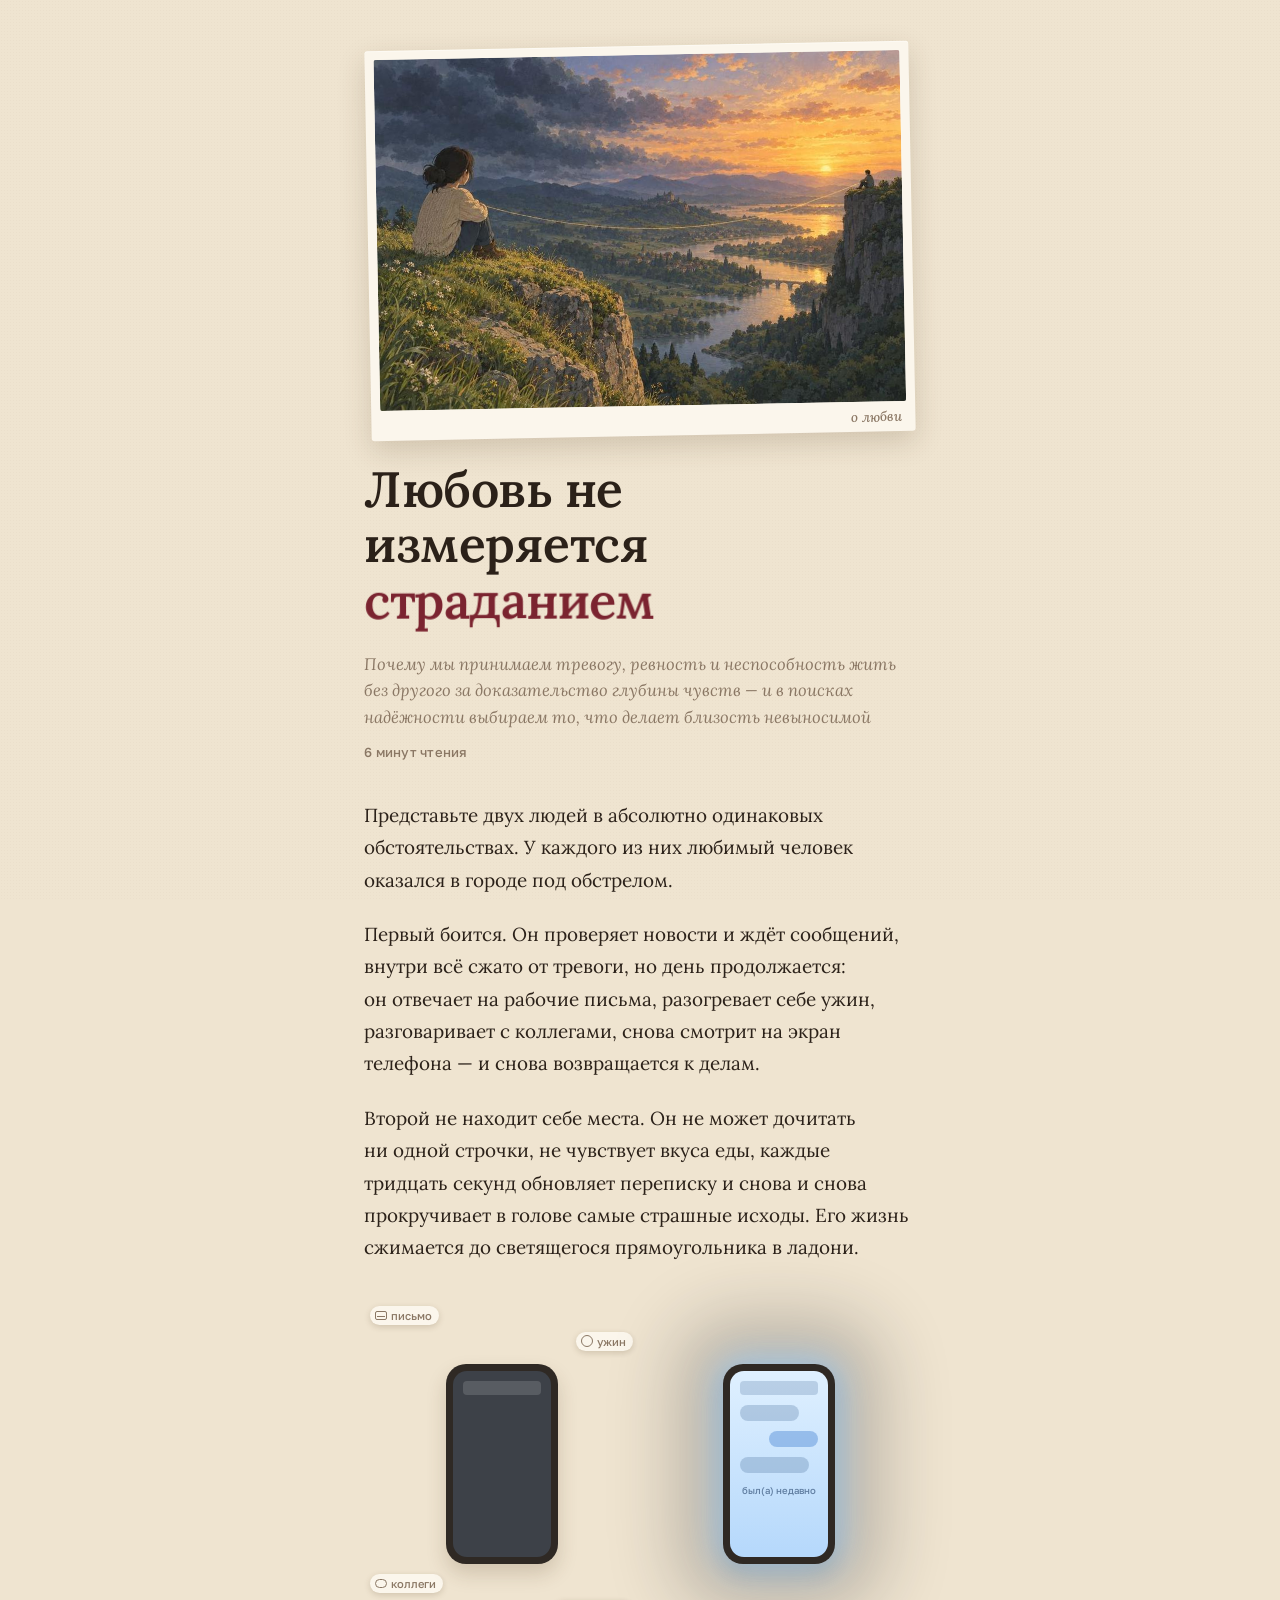
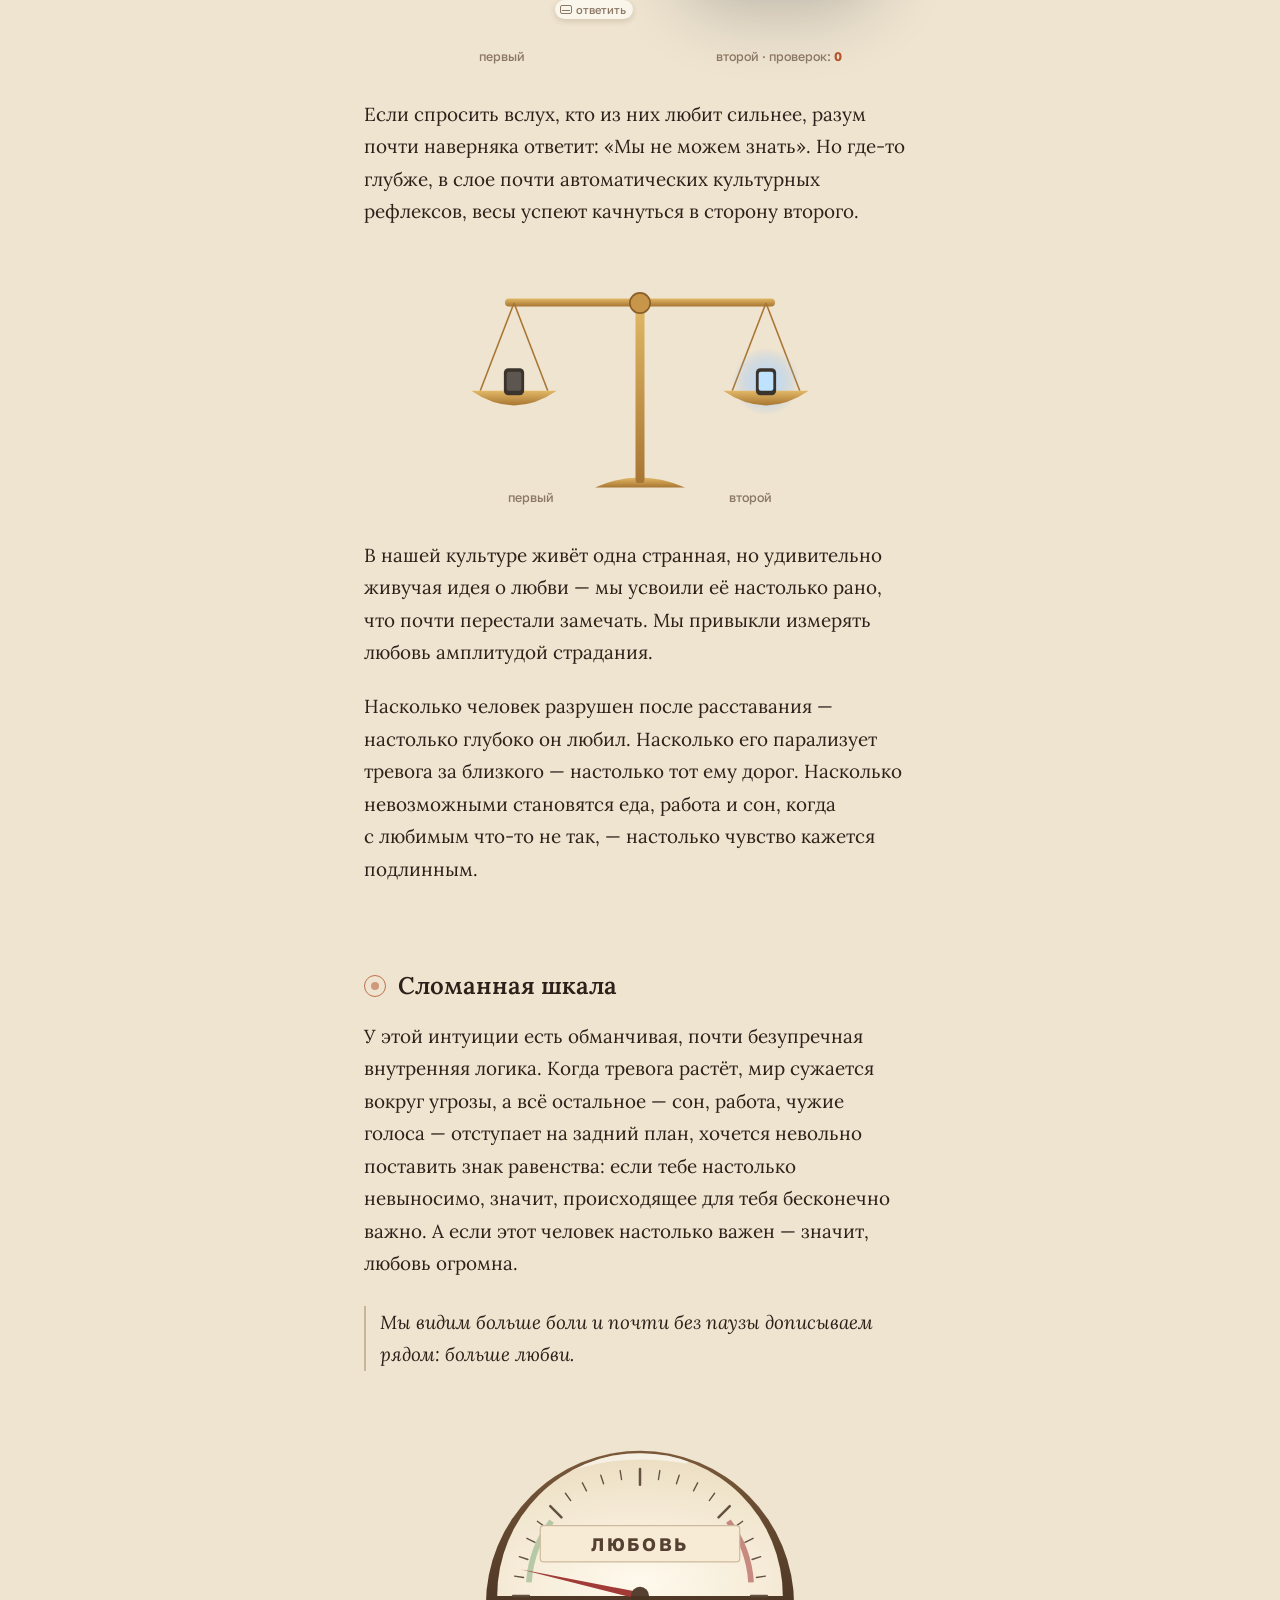
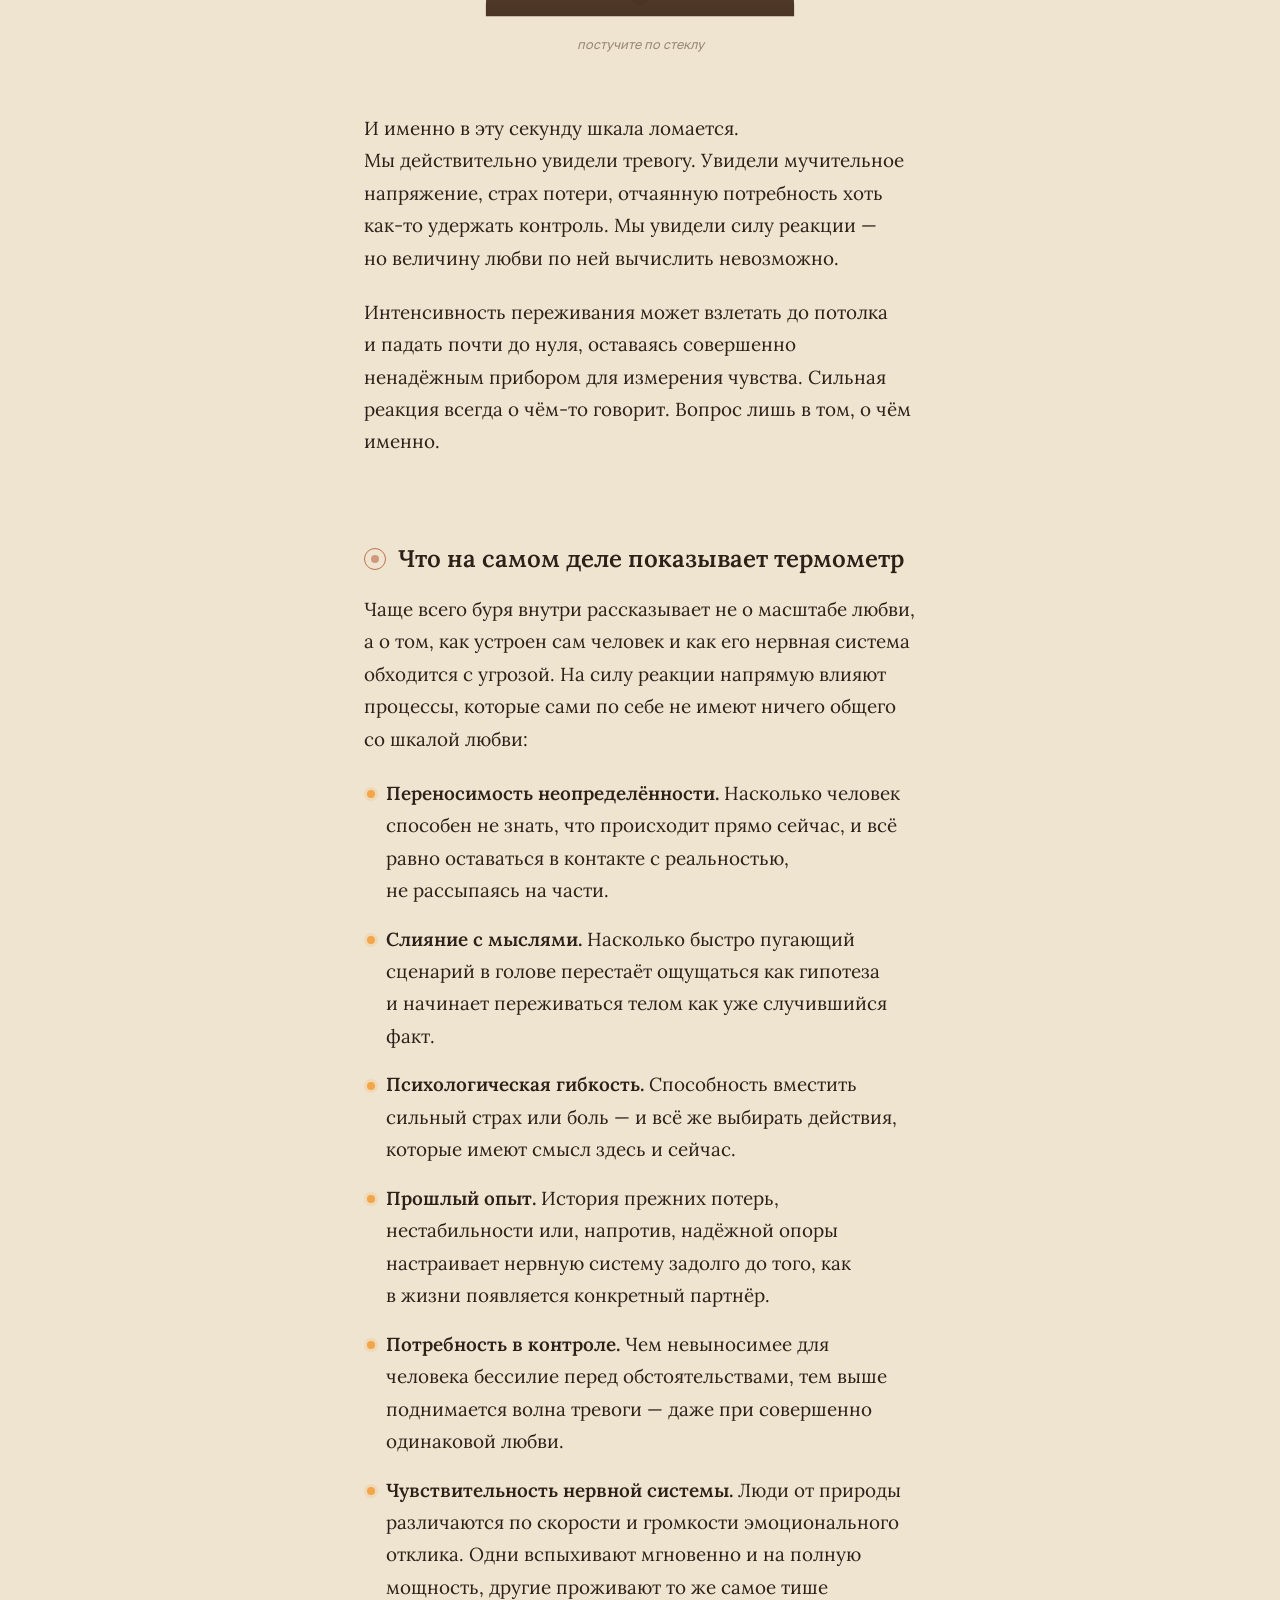
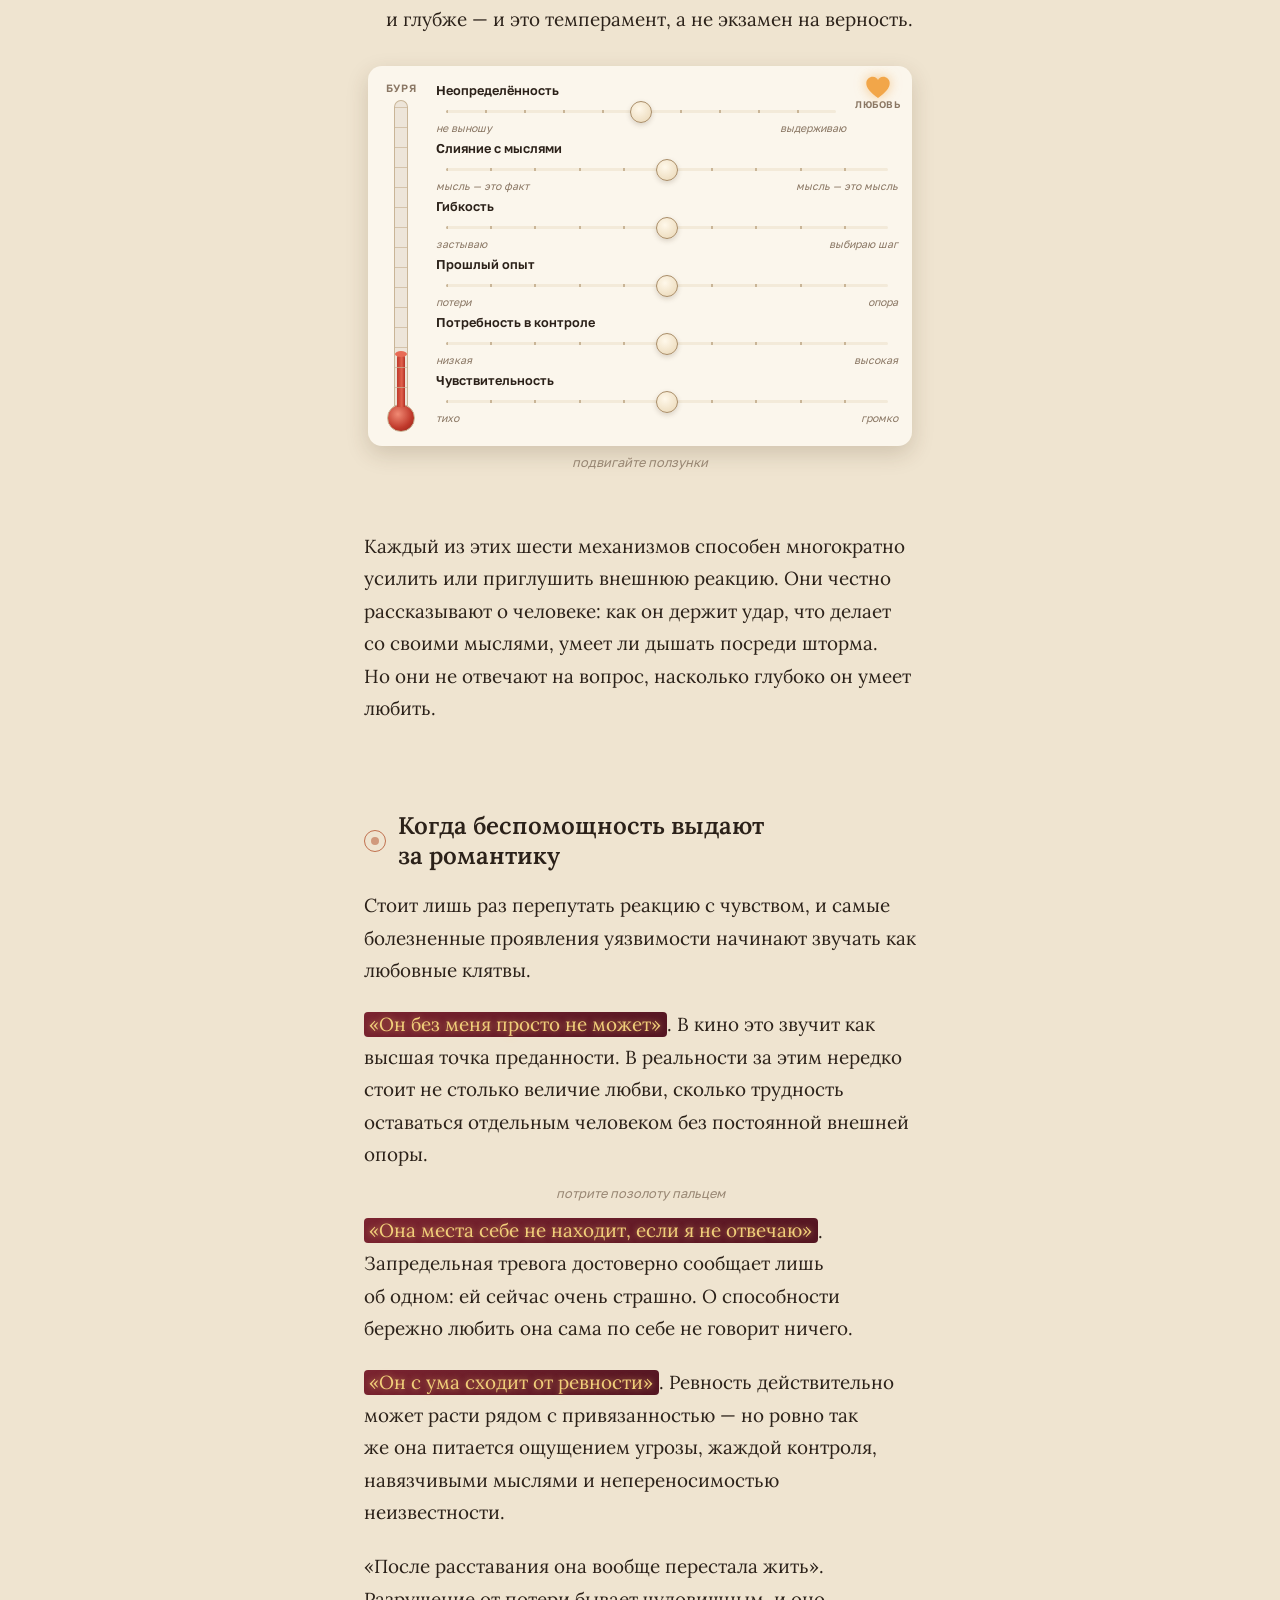
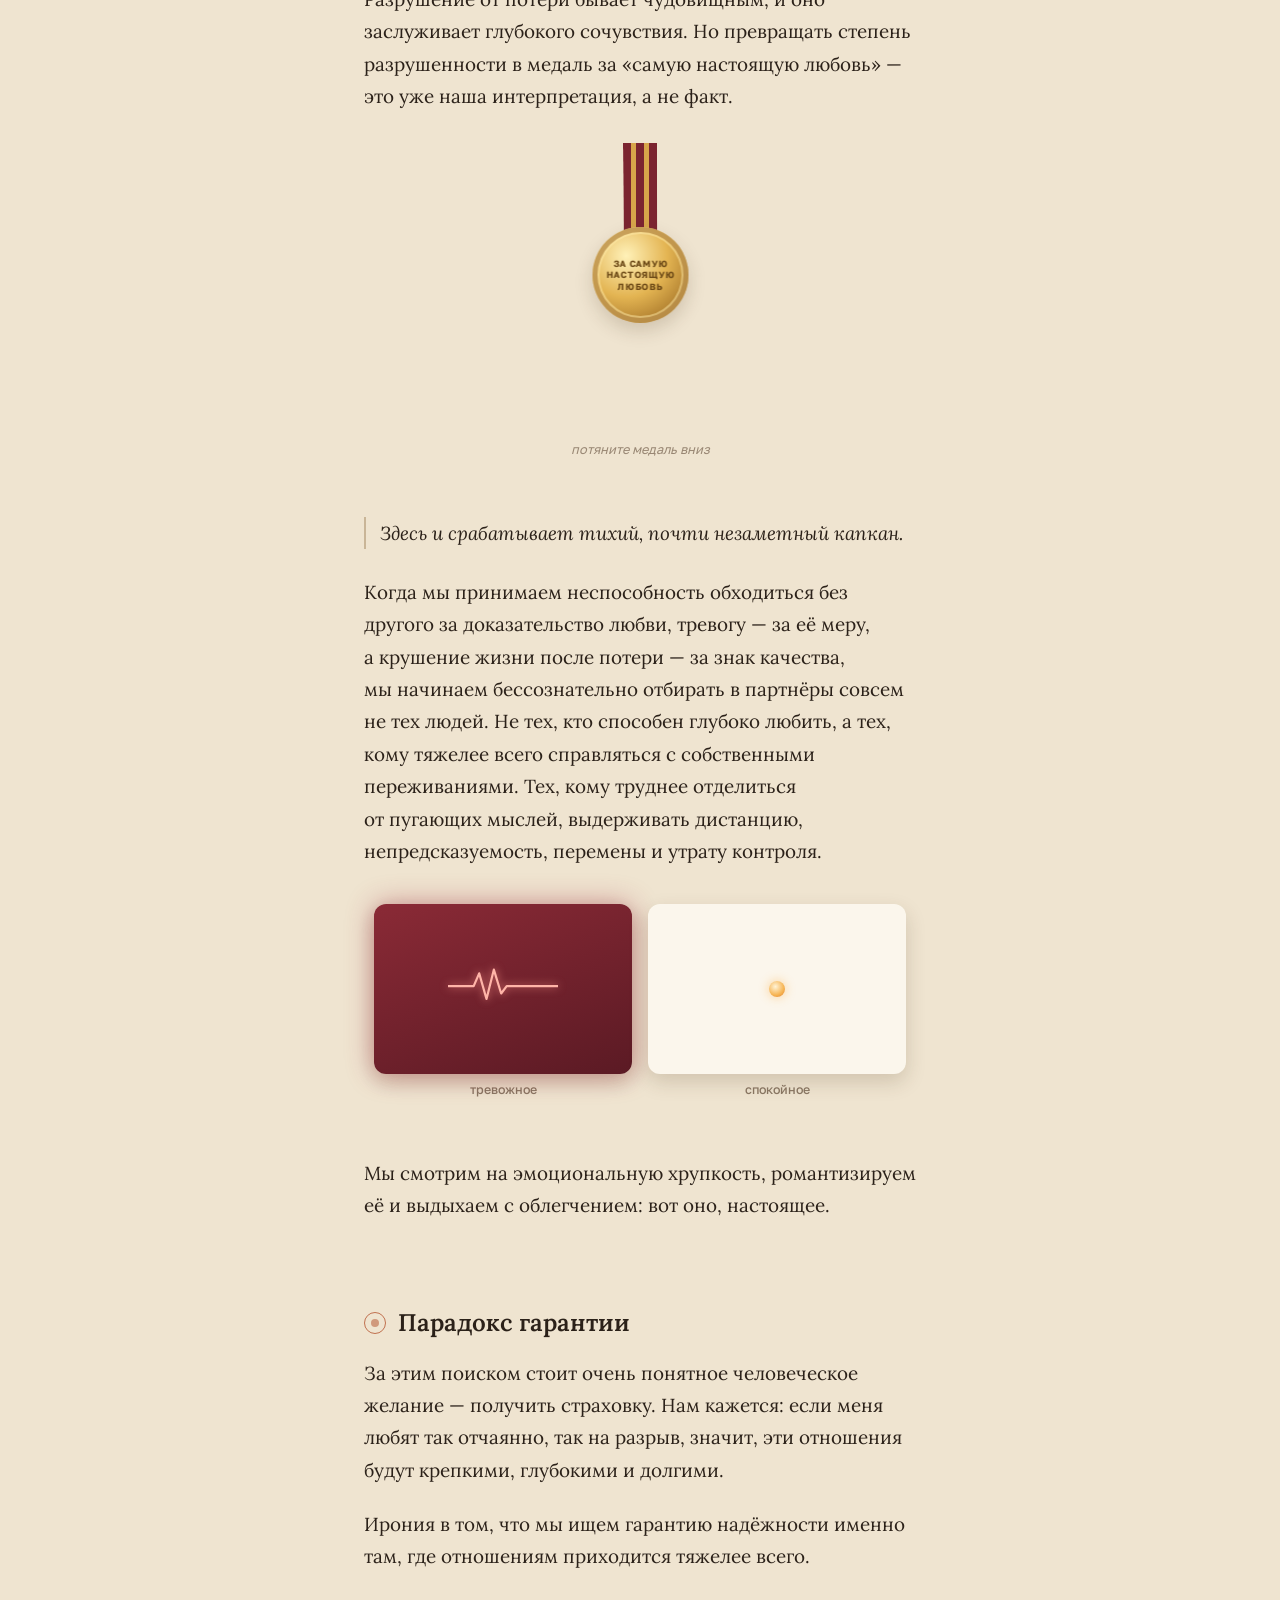
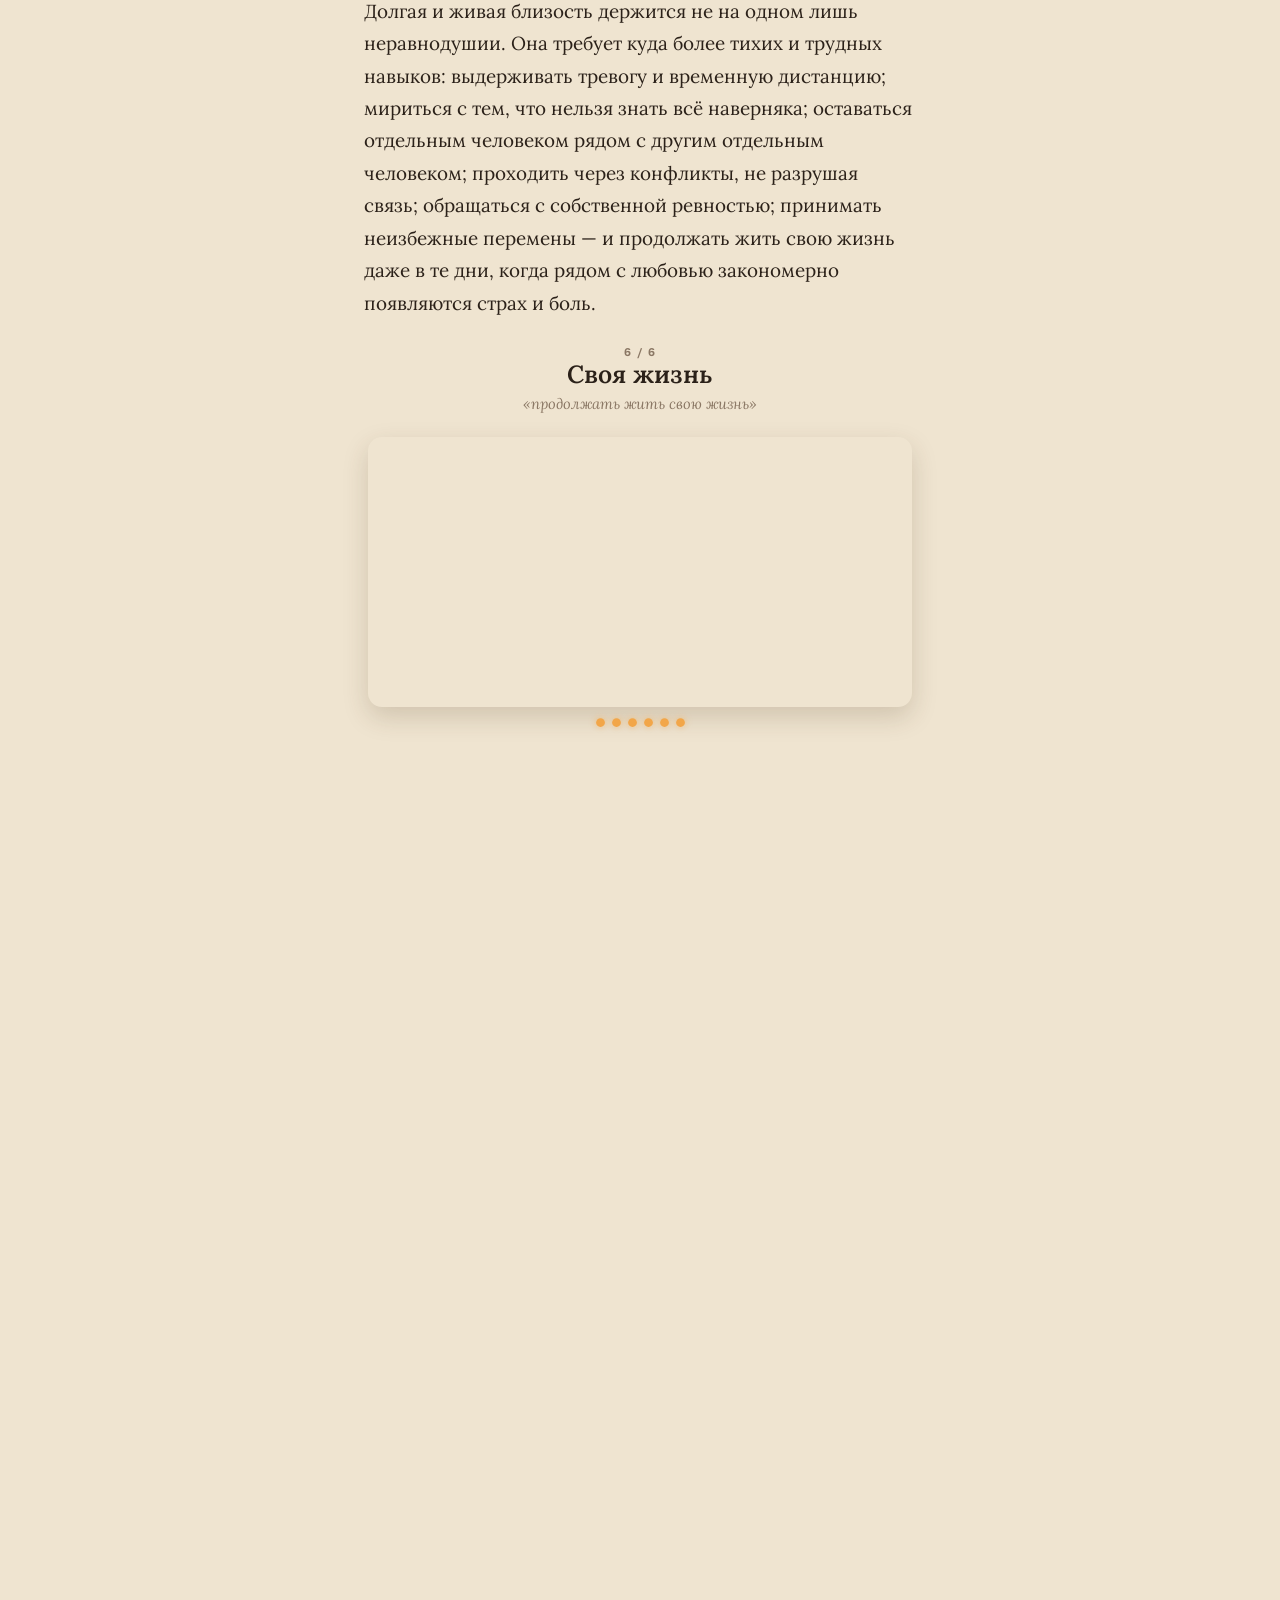
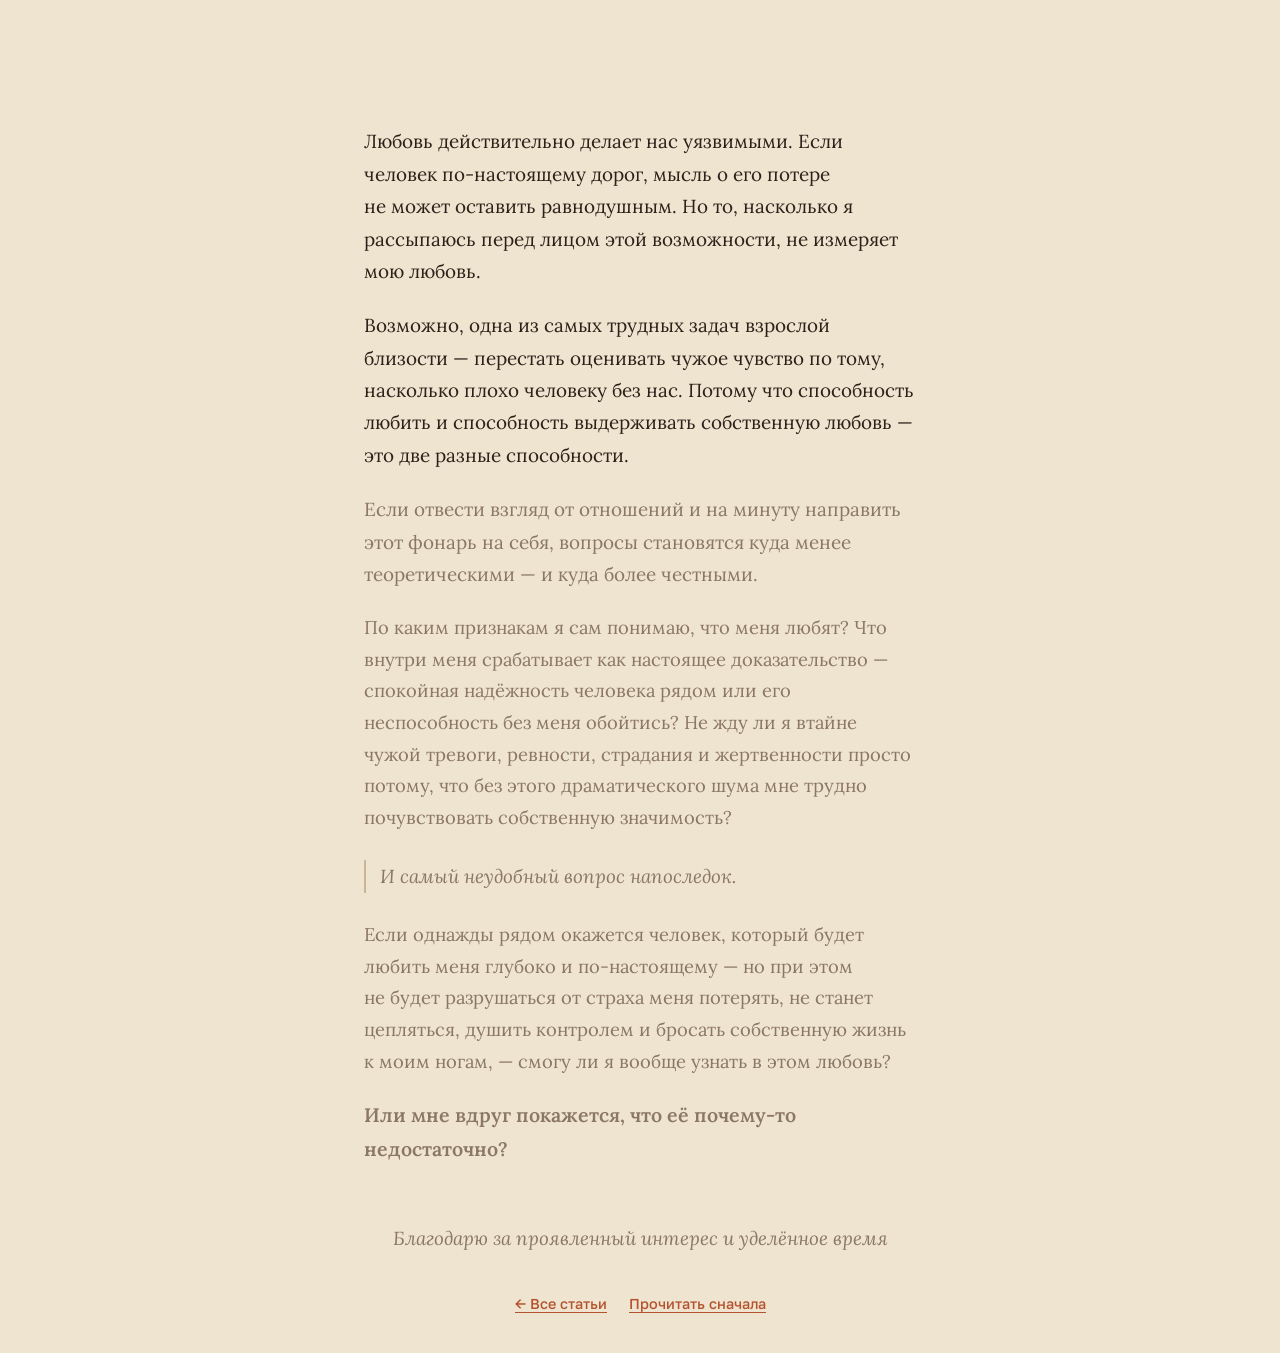
<file: index.html>
<!doctype html>
<html lang="ru" data-zone="intro">
<head>
<meta charset="utf-8">
<meta name="viewport" content="width=device-width, initial-scale=1, viewport-fit=cover">
<meta name="theme-color" content="#efe4d0" media="(prefers-color-scheme: light)">
<meta name="theme-color" content="#1f1914" media="(prefers-color-scheme: dark)">
<title>Любовь не измеряется страданием</title>
<meta name="description" content="Почему мы принимаем тревогу, ревность и неспособность жить без другого за доказательство глубины чувств — и в поисках надёжности выбираем то, что делает близость невыносимой">
<meta property="og:type" content="article">
<meta property="og:title" content="Любовь не измеряется страданием">
<meta property="og:description" content="Почему мы принимаем тревогу, ревность и неспособность жить без другого за доказательство глубины чувств — и в поисках надёжности выбираем то, что делает близость невыносимой">
<meta property="og:image" content="https://legendpsy.github.io/love-essay/art/love.jpg">
<link rel="preconnect" href="https://fonts.googleapis.com">
<link rel="preconnect" href="https://fonts.gstatic.com" crossorigin>
<link rel="stylesheet" href="https://fonts.googleapis.com/css2?family=Lora:ital,wght@0,400..700;1,400..700&family=Golos+Text:wght@400..700&display=swap">
<style>
/* «Любовь не измеряется страданием» — живой сайт.
   Характер: спокойная, надёжная любовь. Вокруг бушуют тревога, ревность и «кино»,
   а сайт остаётся ровным. Живых касаний немного: прибор, пульт, позолота и медаль.
   Внешний вид — как открытки каталога (тёплая бумага, Lora + Golos Text, закатная палитра). */
:root {
  --bg-l: #efe4d0; --bg-d: #1f1914; --bg: var(--bg-l);
  --fg: #2b2119; --muted: #8a7764; --line: #c9b597; --paper: #fbf6ec; --paper2: #f3ead9;
  --accent: #b4532e; --wine: #7b2430; --amber: #f2a649; --amber-glow: rgba(255, 176, 80, .55);
  --screen: #bfe3ff; --shadow: rgba(70, 48, 24, .18);
  --serif: "Lora", Georgia, "PT Serif", serif;
  --sans: "Golos Text", "Segoe UI", system-ui, -apple-system, sans-serif;
  color-scheme: light;
}
@media (prefers-color-scheme: dark) {
  :root:not([data-theme="light"]) {
    --bg: var(--bg-d); --fg: #f1e6d4; --muted: #a08c76; --line: #4a3b2d; --paper: #2a221b; --paper2: #241d17;
    --accent: #e08a5c; --shadow: rgba(0, 0, 0, .45); color-scheme: dark;
  }
}
:root[data-theme="dark"] {
  --bg: var(--bg-d); --fg: #f1e6d4; --muted: #a08c76; --line: #4a3b2d; --paper: #2a221b; --paper2: #241d17;
  --accent: #e08a5c; --shadow: rgba(0, 0, 0, .45); color-scheme: dark;
}
/* настроение разделов: только фон, мягко */
:root[data-zone="quiet"]   { --bg-l: #e9e3d8; --bg-d: #1b1814; }
:root[data-zone="cool"]    { --bg-l: #e4e6e2; --bg-d: #171a1d; }
:root[data-zone="evening"] { --bg-l: #f2e0c6; --bg-d: #231a13; }
:root[data-zone="meadow"]  { --bg-l: #e7e6cf; --bg-d: #1a1c15; }
:root[data-zone="wine"]    { --bg-l: #f0ddd3; --bg-d: #221616; }
:root[data-zone="gold"]    { --bg-l: #f4e3c2; --bg-d: #241c12; }
:root[data-zone="night"], :root[data-zone="end"] {
  --bg-l: #1d1b26; --bg-d: #15141c; --fg: #ece3d3; --muted: #9d93a3; --line: #3a3646; --paper: #262332; --paper2: #211f2b;
  --accent: #f2a649; --shadow: rgba(0, 0, 0, .5); color-scheme: dark;
}
:root[data-zone="end"] { --bg-l: #221c19; --bg-d: #1a1513; }

* { box-sizing: border-box; -webkit-tap-highlight-color: transparent; }
[hidden] { display: none !important; }
html { -webkit-text-size-adjust: 100%; }
body {
  margin: 0; background: var(--bg); color: var(--fg); font-family: var(--serif);
  font-size: 1.12rem; line-height: 1.72; transition: background-color 1.6s ease;
  overflow-x: hidden;
}
/* лёгкая бумажная фактура, как у открыток */
body::before {
  content: ""; position: fixed; inset: 0; pointer-events: none; z-index: 0; opacity: .5;
  background-image: radial-gradient(rgba(120, 90, 50, .05) 1px, transparent 1px);
  background-size: 3px 3px;
}
main, header.hero, footer { position: relative; z-index: 1; }
.wrap { max-width: 37rem; margin: 0 auto; padding-block: 0; padding-left: max(20px, env(safe-area-inset-left, 0px)); padding-right: max(20px, env(safe-area-inset-right, 0px)); }
p { margin: 0 0 1.15em; }
.nobr { white-space: nowrap; }

/* ---------- первый экран ---------- */
.hero { padding: calc(18px + env(safe-area-inset-top)) 0 10px; }
.cover {
  margin: 0 auto 26px; max-width: 34rem; background: var(--paper); padding: 9px 9px 30px;
  box-shadow: 0 10px 28px var(--shadow), 0 1px 0 rgba(255, 255, 255, .4) inset;
  transform: rotate(-1.1deg); border-radius: 3px; position: relative;
}
.cover img { display: block; width: 100%; height: auto; aspect-ratio: 3 / 2; object-fit: cover; border-radius: 2px; }
.cover::after {
  content: "о любви"; position: absolute; right: 14px; bottom: 6px; font: italic 500 .85rem var(--serif); color: var(--muted);
}
h1 {
  font: 600 clamp(2.05rem, 8.6vw, 3.1rem)/1.12 var(--serif); margin: 0 0 .45em; letter-spacing: -.01em;
  user-select: none; -webkit-user-select: none; -webkit-touch-callout: none;
}
h1 .w { display: inline-block; }
.w-love { position: relative; }
.w-pain { color: var(--wine); position: relative; }
:root[data-theme="dark"] .w-pain { color: #e07a78; }
@media (prefers-color-scheme: dark) { :root:not([data-theme="light"]) .w-pain { color: #e07a78; } }
.w-pain .ch { display: inline-block; will-change: transform; }
.lede { font-style: italic; color: var(--muted); font-size: 1.04rem; line-height: 1.6; margin-bottom: .8em; }
.meta { font: 500 .82rem var(--sans); color: var(--muted); letter-spacing: .02em; margin-bottom: 2.2em; }

/* ---------- разделы ---------- */
.part { padding-top: 2.2em; }
.part-h { margin: 1.2em 0 1em; display: flex; align-items: center; gap: 12px; }
.part-mark { width: 22px; height: 22px; flex: none; border-radius: 50%; border: 1.5px solid var(--accent); position: relative; opacity: .8; }
.part-mark::after { content: ""; position: absolute; inset: 6px; border-radius: 50%; background: var(--accent); opacity: .65; }
h2 { font: 600 1.5rem/1.25 var(--serif); margin: 0; }
.single { font-style: italic; font-size: 1.18rem; margin: 1.4em 0; padding-left: 14px; border-left: 2px solid var(--line); }
.q { font-size: 1.15rem; }
.q.last { font-weight: 600; font-size: 1.22rem; }
ul.mech { list-style: none; padding: 0; margin: 0 0 1.2em; }
ul.mech li { position: relative; padding-left: 22px; margin-bottom: .85em; }
ul.mech li::before { content: ""; position: absolute; left: 3px; top: .7em; width: 8px; height: 8px; border-radius: 50%; background: var(--amber); box-shadow: 0 0 0 3px rgba(242, 166, 73, .18); }
ul.mech strong { font-weight: 600; }

/* сцены */
.scene { margin: 30px auto 34px; max-width: 34rem; position: relative; user-select: none; -webkit-user-select: none; -webkit-touch-callout: none; }
.hint { font: italic 400 .8rem var(--sans); color: var(--muted); text-align: center; margin: 8px 0 0; opacity: .85; transition: opacity .6s; }
.hint.gone { opacity: 0; }
.voice { font: 500 .9rem/1.45 var(--sans); color: var(--accent); text-align: center; min-height: 1.4em; margin: 6px 0 0; opacity: 0; transform: translateY(4px); transition: opacity .7s, transform .7s; }
.voice.on { opacity: 1; transform: none; }

/* «больше любви» дописывается само */
.ph-write { display: inline-block; }
.js .ph-write.pre { clip-path: inset(0 100% 0 0); }
.ph-write.go { clip-path: inset(0 0 0 0); transition: clip-path 1s steps(12, end); }

/* позолота с цитат */
.ph-gild {
  --w: 0; color: var(--gold-c, #f1cf7a); border-radius: 4px; padding: .02em .28em;
  -webkit-box-decoration-break: clone; box-decoration-break: clone; touch-action: pan-y; cursor: grab;
  background: linear-gradient(135deg, rgba(123, 36, 48, calc(1 - var(--w))), rgba(84, 22, 34, calc(1 - var(--w))));
  text-shadow: 0 0 calc(6px * (1 - var(--w))) rgba(255, 210, 120, calc(.6 * (1 - var(--w))));
  transition: color .2s;
}
.ph-gild.worn { cursor: default; }
.hint.said { color: var(--accent); font-style: normal; font-weight: 500; font-size: .88rem; opacity: 1; }
.ph-crumble { display: inline-block; cursor: pointer; touch-action: pan-y; }
.ph-crumble .cl { display: inline-block; transition: transform .9s cubic-bezier(.3, 1.5, .5, 1), opacity .9s; }
.ph-trapword { transition: color .6s; }
.ph-trapword.snap { color: var(--wine); }

/* фонарь на себя: свет сам ложится на абзац, который читаешь */
.js .lampable { color: var(--muted); transition: color 1.4s ease; position: relative; }
.js .lampable::before { content: ""; position: absolute; inset: -22px -26px; z-index: -1; pointer-events: none; opacity: 0; transition: opacity 1.4s ease;
  background: radial-gradient(ellipse at 50% 50%, rgba(255, 190, 110, .16), rgba(255, 190, 110, 0) 70%); }
.js .lampable.lit { color: var(--fg); }
.js .lampable.lit::before { opacity: 1; }

/* ---------- телефоны ---------- */
.phones { display: grid; grid-template-columns: 1fr 1fr; gap: 10px; padding: 10px 0 0; }
.phones .hint, .phones .voice { grid-column: 1 / -1; }
.ph-col { position: relative; display: flex; flex-direction: column; align-items: center; padding: 60px 0 0; min-height: 360px; }
.phone { position: relative; z-index: 2; width: 112px; height: 200px; border-radius: 20px; background: #2f2924; padding: 7px; box-shadow: 0 10px 20px var(--shadow); }
.scr { position: relative; width: 100%; height: 100%; border-radius: 14px; background: #3d4148; overflow: hidden; }
.scr .bar { height: 14px; margin: 10px 10px 0; border-radius: 4px; background: rgba(255, 255, 255, .14); }
.ph-a .glance { position: absolute; inset: 0; background: linear-gradient(#cfe7ff, #9fc8f2); opacity: 0; transition: opacity .5s; }
.ph-a .glance.on { opacity: .85; }
.phone.hot { box-shadow: 0 0 34px 6px rgba(150, 205, 255, var(--hot, .25)), 0 0 70px 46px rgba(30, 34, 46, calc(var(--vig, 0) * .45)), 0 10px 20px var(--shadow); }
.phone.hot .scr { background: linear-gradient(#dff0ff, #b5d8fb); }
.feed { position: absolute; inset: 0; will-change: transform; }
.phone.hot .bar { background: rgba(40, 80, 130, .2); }
.msg { height: 16px; border-radius: 8px; margin: 10px 10px 0; background: rgba(40, 80, 130, .22); width: 60%; }
.msg.me { margin-left: auto; width: 50%; background: rgba(40, 110, 200, .35); }
.msg.m3 { width: 70%; }
.seen { font: 500 .6rem var(--sans); color: rgba(30, 60, 100, .6); text-align: center; margin-top: 12px; }
.spin { position: absolute; left: 50%; top: 8px; width: 22px; height: 22px; margin-left: -11px; opacity: 0; z-index: 3; }
.spin svg { width: 100%; height: 100%; fill: none; stroke: #2a6bc0; stroke-width: 2.6; stroke-dasharray: 34 60; stroke-linecap: round; }
.spin.go svg { animation: rot .7s linear infinite; }
@keyframes rot { to { transform: rotate(360deg); } }
.spin svg { transform-origin: 50% 50%; }
.toast { position: absolute; left: 8px; right: 8px; bottom: 14px; background: rgba(20, 40, 70, .82); color: #fff; font: 500 .66rem/1.3 var(--sans); text-align: center; padding: 6px 4px; border-radius: 8px; opacity: 0; transform: translateY(8px); transition: opacity .35s, transform .35s; }
.toast.on { opacity: 1; transform: none; }
.day { position: absolute; inset: 0; z-index: 1; pointer-events: none; }
.d { position: absolute; display: flex; align-items: center; gap: 4px; font: 500 .7rem var(--sans); color: var(--muted); background: var(--paper); padding: 3px 7px 3px 5px; border-radius: 999px; box-shadow: 0 2px 6px var(--shadow); white-space: nowrap; transition: opacity 1s, transform 1s; }
.ph-a .d { animation: drift 9s ease-in-out infinite; }
.d1 { left: 2px; top: 2px; } .d2 { right: 2px; top: 28px; animation-delay: -2s !important; } .d3 { left: 2px; top: 270px; animation-delay: -4s !important; } .d4 { right: 2px; top: 296px; animation-delay: -6s !important; }
@keyframes drift { 0%, 100% { transform: translateY(0); opacity: .95; } 50% { transform: translateY(-6px); opacity: .7; } }
.ic { width: 12px; height: 9px; display: inline-block; position: relative; }
.ic.env { border: 1.5px solid currentColor; border-radius: 2px; }
.ic.env::after { content: ""; position: absolute; left: 1px; right: 1px; top: -2px; height: 6px; border-bottom: 1.5px solid currentColor; transform: skewY(0) ; border-right: 0; }
.ic.plate { border-radius: 50%; border: 1.5px solid currentColor; height: 12px; }
.ic.talk { border: 1.5px solid currentColor; border-radius: 6px; }
.ic.book { border: 1.5px solid currentColor; border-left-width: 3px; border-radius: 1px; }
.ph-b .d { transform: scale(var(--ds, 1)); opacity: var(--do, 1); }
.cap { position: absolute; bottom: 0; font: 500 .78rem var(--sans); color: var(--muted); z-index: 2; white-space: nowrap; }
.cap .cnt { color: var(--accent); font-weight: 700; font-variant-numeric: tabular-nums; display: inline-block; }

/* ---------- весы ---------- */
.sc-svg { display: block; width: 100%; max-width: 360px; margin: 0 auto; overflow: visible; }
.sc-caps { display: flex; justify-content: space-between; max-width: 300px; margin: -4px auto 0; font: 500 .78rem var(--sans); color: var(--muted); padding: 0 18px; }

/* ---------- прибор ---------- */
.g-svg { display: block; width: 100%; max-width: 340px; margin: 0 auto; cursor: pointer; overflow: visible; touch-action: manipulation; }
.g-svg text { font: 700 13px var(--sans); letter-spacing: .14em; fill: #4a3424; }
.lbl-real text { fill: #9b2f2a; }
.cracks path { fill: none; stroke: rgba(255, 255, 255, .92); stroke-width: 1.2; stroke-linecap: round; filter: drop-shadow(0 0 1px rgba(0,0,0,.5)); }
.shards path { fill: rgba(235, 245, 255, .75); stroke: rgba(255,255,255,.9); stroke-width: .5; }

/* ---------- пульт ---------- */
.cn-card { background: var(--paper); border-radius: 14px; box-shadow: 0 8px 22px var(--shadow); padding: 16px 14px 14px 10px; display: grid; grid-template-columns: 46px 1fr; gap: 8px 12px; position: relative; }
.cn-thermo { grid-row: 1 / 3; display: flex; flex-direction: column; align-items: center; position: relative; padding-top: 18px; }
.cn-scale { position: absolute; top: 0; font: 600 .66rem var(--sans); color: var(--muted); letter-spacing: .06em; text-transform: uppercase; }
.tube { position: relative; width: 14px; flex: 1; min-height: 220px; border-radius: 8px 8px 0 0; background: rgba(160, 140, 118, .16); border: 1.5px solid var(--line); border-bottom: 0; overflow: hidden; }
.tube::before { content: ""; position: absolute; inset: 0; background: repeating-linear-gradient(to top, transparent 0 19px, var(--line) 19px 20px); opacity: .7; z-index: 1; }
.merc { position: absolute; left: 2px; right: 2px; bottom: 0; height: 40%; background: linear-gradient(90deg, #c0392b, #e0614c 60%, #b33024); border-radius: 5px 5px 0 0; will-change: height; }
.wave { position: absolute; left: -2px; right: -2px; top: -3px; height: 6px; border-radius: 50%; background: #e86b55; }
.bulb { width: 28px; height: 28px; border-radius: 50%; background: radial-gradient(circle at 38% 35%, #f08a74, #c0392b 60%, #8e2219); margin-top: -3px; border: 1.5px solid var(--line); }
.cn-sliders { display: flex; flex-direction: column; gap: 6px; }
.sl b { display: block; font: 600 .8rem var(--sans); color: var(--fg); }
.trk { position: relative; height: 26px; touch-action: pan-y; cursor: pointer; }
.trk::before { content: ""; position: absolute; left: 10px; right: 10px; top: 12px; height: 3px; border-radius: 2px; background: repeating-linear-gradient(90deg, var(--line) 0 2px, transparent 2px 10%), var(--paper2); }
.knob { position: absolute; top: 3px; left: 0; width: 22px; height: 22px; margin-left: -11px; border-radius: 50%; background: radial-gradient(circle at 40% 35%, #fff8ea, #e9d6b4); border: 1.5px solid #a98d68; box-shadow: 0 2px 5px var(--shadow); transition: transform .15s; }
.sl.drag .knob { transform: scale(1.15); }
.ends { display: flex; justify-content: space-between; font: italic 400 .66rem var(--sans); color: var(--muted); margin-top: -2px; }
.ends em { font-style: italic; }
.cn-heart { position: absolute; right: 12px; top: 10px; display: flex; flex-direction: column; align-items: center; gap: 0; }
@keyframes breathe { 0%, 100% { transform: scale(.86); } 50% { transform: scale(1.12); } }
.cn-heart svg { width: 26px; fill: var(--amber); filter: drop-shadow(0 0 6px rgba(242, 166, 73, .6)); animation: breathe 6s ease-in-out infinite; }
.cn-heart span { font: 600 .6rem var(--sans); color: var(--muted); letter-spacing: .05em; text-transform: uppercase; }
.cn-sliders .sl:first-child { padding-right: 52px; }

/* ---------- медаль ---------- */
.md-wrap { position: relative; height: 290px; display: flex; justify-content: center; touch-action: pan-y; overflow: hidden; }
.ribbon { position: absolute; top: 0; left: 50%; width: 34px; margin-left: -17px; height: 96px; transform-origin: 50% 0;
  background: repeating-linear-gradient(90deg, #7b2430 0 8px, #d7a54a 8px 13px, #7b2430 13px 21px, #d7a54a 21px 26px, #7b2430 26px 34px);
  clip-path: polygon(0 0, 100% 0, 100% 100%, 50% 88%, 0 100%); }
.disc { position: absolute; top: 84px; left: 50%; width: 96px; height: 96px; margin-left: -48px; border-radius: 50%; cursor: grab;
  background: radial-gradient(circle at 35% 30%, #fff1b8, #e3b452 45%, #a8772a 80%); box-shadow: inset 0 0 0 5px rgba(160, 110, 40, .55), inset 0 0 0 7px rgba(255, 235, 170, .5), 0 8px 18px var(--shadow);
  display: flex; align-items: center; justify-content: center; text-align: center; will-change: transform; transition: filter 2.5s, opacity 2.5s; touch-action: none; }
.disc span { font: 700 .56rem/1.25 var(--sans); letter-spacing: .08em; text-transform: uppercase; color: #6d4a17; }
.disc.tarnish { filter: grayscale(1) brightness(.6); opacity: .35; }

/* ---------- капкан ---------- */
.tr-cards { display: grid; grid-template-columns: 1fr 1fr; gap: 16px; padding: 6px 6px 0; touch-action: pan-y; }
.card { position: relative; height: 170px; border-radius: 12px; background: var(--paper); box-shadow: 0 8px 20px var(--shadow); overflow: hidden; display: flex; align-items: center; justify-content: center; }
.c-shake { background: linear-gradient(160deg, #8a2a36, #5b1a24); animation: tremble .18s steps(2) infinite; box-shadow: 0 0 28px rgba(160, 40, 60, .45), 0 8px 20px var(--shadow); }
@keyframes tremble { 0% { transform: translate(1px, 0) rotate(.6deg); } 50% { transform: translate(-1.2px, .8px) rotate(-.6deg); } 100% { transform: translate(.4px, -.8px) rotate(.3deg); } }
.pulse svg { width: 110px; fill: none; stroke: #ffb4a8; stroke-width: 2.4; stroke-linejoin: round; filter: drop-shadow(0 0 4px rgba(255, 150, 140, .8)); }
.pulse path { stroke-dasharray: 200; animation: beat 0.9s linear infinite; }
@keyframes beat { from { stroke-dashoffset: 200; } to { stroke-dashoffset: 0; } }
.jaw { position: absolute; left: 0; right: 0; height: 50%; background: repeating-linear-gradient(90deg, #3a1016 0 10px, #4a161e 10px 20px); transition: transform .14s cubic-bezier(.6, 0, .9, .5); z-index: 2; }
.jt { top: 0; transform: translateY(-101%); clip-path: polygon(0 0, 100% 0, 100% 86%, 95% 100%, 90% 86%, 85% 100%, 80% 86%, 75% 100%, 70% 86%, 65% 100%, 60% 86%, 55% 100%, 50% 86%, 45% 100%, 40% 86%, 35% 100%, 30% 86%, 25% 100%, 20% 86%, 15% 100%, 10% 86%, 5% 100%, 0 86%); }
.jb { bottom: 0; transform: translateY(101%); clip-path: polygon(0 14%, 5% 0, 10% 14%, 15% 0, 20% 14%, 25% 0, 30% 14%, 35% 0, 40% 14%, 45% 0, 50% 14%, 55% 0, 60% 14%, 65% 0, 70% 14%, 75% 0, 80% 14%, 85% 0, 90% 14%, 95% 0, 100% 14%, 100% 100%, 0 100%); }
.c-shake.shut .jt, .c-shake.shut .jb { transform: translateY(0); }
.c-shake.shut { animation: none; }
.c-calm { transition: background 2s; }
.tr-caps { display: grid; grid-template-columns: 1fr 1fr; gap: 16px; padding: 8px 6px 0; text-align: center; font: 500 .78rem var(--sans); color: var(--muted); }
.lamp { width: 16px; height: 16px; border-radius: 50%; background: radial-gradient(circle at 40% 35%, #fff3d6, #f6b453 60%, #e07d2a); box-shadow: 0 0 calc(8px + 30px * var(--lit, 0)) calc(2px + 14px * var(--lit, 0)) rgba(255, 180, 80, calc(.35 + .4 * var(--lit, 0))); }
.c-calm.lit { background: linear-gradient(160deg, #fff6e2, #f6e2bb); }
.c-calm .ring { display: none; }
.ring { position: absolute; width: 74px; height: 74px; left: 50%; top: 50%; margin: -37px; transform: rotate(-90deg); fill: none; stroke: var(--amber); stroke-width: 2.4; stroke-dasharray: 164; stroke-dashoffset: calc(164 * (1 - var(--hold, 0))); opacity: calc(var(--hold, 0) * 3); }
.tr-glow { position: absolute; left: 0; top: 0; width: 46px; height: 46px; margin: -23px; border-radius: 50%; pointer-events: none; opacity: 0; transition: opacity .3s;
  background: radial-gradient(circle, rgba(255, 200, 120, .75), rgba(255, 170, 80, 0) 70%); z-index: 3; }
.tr-glow.on { opacity: 1; }

/* ---------- нить: история, которая идёт сама, пока листаешь ---------- */
.scene.thread { margin: 26px auto 10px; }
.th-track { position: relative; height: 330vh; }
.th-sticky { position: sticky; top: max(8px, calc(50vh - 228px)); }
.th-cap { min-height: 92px; text-align: center; padding: 0 6px; transition: opacity .28s ease, transform .28s ease; }
.th-cap.swap { opacity: 0; transform: translateY(10px); }
.th-n { display: block; font: 600 .7rem var(--sans); letter-spacing: .14em; color: var(--muted); }
.th-word { display: block; font: 600 1.55rem/1.2 var(--serif); margin: 2px 0 4px; color: var(--fg); }
.th-q { display: block; font: italic 400 .92rem/1.4 var(--serif); color: var(--muted); }
.th-cv { display: block; width: 100%; height: 270px; border-radius: 14px; box-shadow: 0 10px 26px var(--shadow); }
.th-dots { display: flex; gap: 9px; justify-content: center; margin-top: 12px; }
.th-dots i { width: 7px; height: 7px; border-radius: 50%; background: var(--line); transition: background .5s, transform .5s; }
.th-dots i.on { background: var(--amber); transform: scale(1.25); box-shadow: 0 0 6px rgba(242, 166, 73, .6); }
.th-hint { min-height: 1.3em; }
.th-end { font: 500 1rem/1.45 var(--sans); color: var(--accent); text-align: center; min-height: 2.9em; margin: 4px 0 0; opacity: 0; transform: translateY(6px); transition: opacity 1s, transform 1s; }
.th-end.on { opacity: 1; transform: none; }

/* ---------- после статьи ---------- */
.after { padding-top: 34px; }
.thanks { text-align: center; font-style: italic; color: var(--muted); margin: 0; }

footer { padding: 40px 0 calc(40px + env(safe-area-inset-bottom)); text-align: center; font: 500 .9rem var(--sans); }
footer a { color: var(--accent); text-decoration: none; border-bottom: 1px solid currentColor; }
footer .row { display: flex; gap: 22px; justify-content: center; flex-wrap: wrap; }
footer .sign { color: var(--muted); margin-top: 18px; font-size: .8rem; }

@media (min-width: 760px) {
  body { font-size: 1.18rem; }
  .hero { padding-top: 46px; }
}
@media (prefers-reduced-motion: reduce) {
  *, *::before, *::after { animation-duration: .001s !important; animation-iteration-count: 1 !important; transition-duration: .2s !important; }
  .c-shake { animation: none; }
}
</style>
</head>
<body>
<header class="hero">
  <div class="wrap">
    <figure class="cover"><img src="art/love.jpg" alt="Двое сидят на соседних скалах на закате, между ними тонкая нить" width="900" height="600"></figure>
    <h1 data-t><span class="w w-love">Любовь</span> <span class="w">не</span> <span class="w">измеряется</span> <span class="w w-pain"><span class="ch">с</span><span class="ch">т</span><span class="ch">р</span><span class="ch">а</span><span class="ch">д</span><span class="ch">а</span><span class="ch">н</span><span class="ch">и</span><span class="ch">е</span><span class="ch">м</span></span></h1>
    <p class="lede" data-t>Почему мы принимаем тревогу, ревность и неспособность жить без другого за доказательство глубины чувств — и в поисках надёжности выбираем то, что делает близость невыносимой</p>
    <p class="meta">6 минут чтения</p>
  </div>
</header>
<main class="wrap">
<section class="intro" data-z="intro">
<p data-t data-z="quiet">Представьте двух людей в абсолютно одинаковых обстоятельствах. У каждого из них любимый человек оказался в городе под обстрелом.</p>
<p data-t data-z="cool">Первый боится. Он проверяет новости и ждёт сообщений, внутри всё сжато от тревоги, но день продолжается: он отвечает на рабочие письма, разогревает себе ужин, разговаривает с коллегами, снова смотрит на экран телефона — и снова возвращается к делам.</p>
<p data-t>Второй не находит себе места. Он не может дочитать ни одной строчки, не чувствует вкуса еды, каждые тридцать секунд обновляет переписку и снова и снова прокручивает в голове самые страшные исходы. Его жизнь сжимается до светящегося прямоугольника в ладони.</p>
<figure class="scene phones" data-scene="phones" aria-label="Два телефона: у первого вокруг идёт день, у второго мир сжимается до экрана">
  <div class="ph-col ph-a">
    <div class="day" aria-hidden="true">
      <span class="d d1"><i class="ic env"></i>письмо</span>
      <span class="d d2"><i class="ic plate"></i>ужин</span>
      <span class="d d3"><i class="ic talk"></i>коллеги</span>
      <span class="d d4"><i class="ic env"></i>ответить</span>
    </div>
    <div class="phone"><div class="scr"><div class="bar"></div><div class="glance"></div></div></div>
    <figcaption class="cap">первый</figcaption>
  </div>
  <div class="ph-col ph-b">
    <div class="day" aria-hidden="true">
      <span class="d d1"><i class="ic env"></i>письмо</span>
      <span class="d d2"><i class="ic plate"></i>ужин</span>
      <span class="d d3"><i class="ic talk"></i>коллеги</span>
      <span class="d d4"><i class="ic book"></i>книга</span>
    </div>
    <div class="phone hot"><div class="scr" data-pull>
      <div class="spin" aria-hidden="true"><svg viewBox="0 0 24 24"><circle cx="12" cy="12" r="8" /></svg></div>
      <div class="feed">
        <div class="bar"></div>
        <div class="msg m1"></div><div class="msg m2 me"></div><div class="msg m3"></div>
        <div class="seen">был(а) недавно</div>
      </div>
      <div class="toast">Новых сообщений нет</div>
    </div></div>
    <figcaption class="cap">второй · проверок: <b class="cnt">0</b></figcaption>
  </div>
</figure>
<p data-t>Если спросить вслух, кто из них любит сильнее, разум почти наверняка ответит: «Мы не можем знать». Но <span class="nobr">где-то</span> глубже, в слое почти автоматических культурных рефлексов, весы успеют качнуться в сторону второго.</p>
<figure class="scene scales" data-scene="scales" aria-label="Весы сами клонятся в сторону второго">
  <svg viewBox="0 0 320 210" class="sc-svg">
    <defs>
      <linearGradient id="brass" x1="0" y1="0" x2="0" y2="1"><stop offset="0" stop-color="#e2b866"/><stop offset="1" stop-color="#a87632"/></linearGradient>
      <radialGradient id="blueGlow"><stop offset="0" stop-color="#bfe3ff" stop-opacity=".9"/><stop offset="1" stop-color="#7fb6ff" stop-opacity="0"/></radialGradient>
    </defs>
    <path d="M120 204 Q160 186 200 204 Z" fill="url(#brass)"/>
    <rect x="156" y="40" width="8" height="160" rx="3" fill="url(#brass)"/>
    <g class="beam">
      <rect x="40" y="36" width="240" height="7" rx="3.5" fill="url(#brass)"/>
      <circle cx="160" cy="40" r="9" fill="#c8964a" stroke="#8a5f28" stroke-width="1.5"/>
    </g>
    <g class="pan pan-l">
      <line class="ch1" x1="0" y1="0" x2="-30" y2="78" stroke="#a87632" stroke-width="1.4"/>
      <line class="ch2" x1="0" y1="0" x2="30" y2="78" stroke="#a87632" stroke-width="1.4"/>
      <path d="M-38 78 Q0 104 38 78 Z" fill="url(#brass)"/>
      <rect x="-9" y="58" width="18" height="24" rx="4" fill="#3b342d"/><rect x="-6.5" y="61" width="13" height="17" rx="2" fill="#5d5650"/>
    </g>
    <g class="pan pan-r">
      <line x1="0" y1="0" x2="-30" y2="78" stroke="#a87632" stroke-width="1.4"/>
      <line x1="0" y1="0" x2="30" y2="78" stroke="#a87632" stroke-width="1.4"/>
      <circle cx="0" cy="70" r="30" fill="url(#blueGlow)" class="glowB"/>
      <path d="M-38 78 Q0 104 38 78 Z" fill="url(#brass)"/>
      <rect x="-9" y="58" width="18" height="24" rx="4" fill="#3b342d"/><rect x="-6.5" y="61" width="13" height="17" rx="2" fill="#bfe3ff"/>
    </g>
  </svg>
  <div class="sc-caps" aria-hidden="true"><span>первый</span><span>второй</span></div>
</figure>
<p data-t data-z="intro">В нашей культуре живёт одна странная, но удивительно живучая идея о любви — мы усвоили её настолько рано, что почти перестали замечать. Мы привыкли измерять любовь амплитудой страдания.</p>
<p data-t>Насколько человек разрушен после расставания — настолько глубоко он любил. Насколько его парализует тревога за близкого — настолько тот ему дорог. Насколько невозможными становятся еда, работа и сон, когда с любимым <span class="nobr">что-то</span> не так, — настолько чувство кажется подлинным.</p>
</section>

<section class="part" id="r1" data-z="evening">
<header class="part-h"><span class="part-mark" aria-hidden="true"></span><h2 data-t>Сломанная шкала</h2></header>
<p data-t>У этой интуиции есть обманчивая, почти безупречная внутренняя логика. Когда тревога растёт, мир сужается вокруг угрозы, а всё остальное — сон, работа, чужие голоса — отступает на задний план, хочется невольно поставить знак равенства: если тебе настолько невыносимо, значит, происходящее для тебя бесконечно важно. А если этот человек настолько важен — значит, любовь огромна.</p>
<p class="single" data-t>Мы видим больше боли и почти без паузы дописываем рядом: <span class="ph ph-write" data-ph="write">больше любви</span>.</p>
<figure class="scene gauge" data-scene="gauge" aria-label="Стрелочный прибор «Любовь»: от стука стрелка прыгает, потом стекло трескается, и под надписью оказывается «Сила реакции»">
  <svg viewBox="0 0 300 200" class="g-svg">
    <defs>
      <radialGradient id="face" cx=".5" cy=".9" r=".9"><stop offset="0" stop-color="#fff9ec"/><stop offset="1" stop-color="#eadbbd"/></radialGradient>
      <linearGradient id="rim" x1="0" y1="0" x2="0" y2="1"><stop offset="0" stop-color="#7a5a3a"/><stop offset="1" stop-color="#4a3424"/></linearGradient>
      <clipPath id="faceClip"><path d="M24 172 A126 126 0 0 1 276 172 Z"/></clipPath>
    </defs>
    <path d="M14 180 A136 136 0 0 1 286 180 L286 190 L14 190 Z" fill="url(#rim)"/>
    <path d="M24 172 A126 126 0 0 1 276 172 Z" fill="url(#face)"/>
    <g class="ticks" stroke="#5a4636" stroke-linecap="round"></g>
    <path d="M52 160 A100 100 0 0 1 72 106" stroke="#7aa874" stroke-width="5" fill="none" opacity=".55"/>
    <path d="M228 106 A100 100 0 0 1 248 160" stroke="#9b2f2a" stroke-width="5" fill="none" opacity=".55"/>
    <g class="lbl-real"><text x="150" y="132" text-anchor="middle">СИЛА РЕАКЦИИ</text></g>
    <g class="lbl-love"><rect x="62" y="110" width="176" height="32" rx="3" fill="#f6ead2" stroke="#c9b597"/><text x="150" y="132" text-anchor="middle" style="font-size:16px">ЛЮБОВЬ</text></g>
    <g class="needle"><path d="M150 172 L147 170 L150 64 L153 170 Z" fill="#9b2f2a"/></g>
    <circle cx="150" cy="172" r="8" fill="#4a3424"/>
    <g class="glass" clip-path="url(#faceClip)">
      <path d="M24 172 A126 126 0 0 1 276 172 Z" fill="rgba(255,255,255,.06)"/>
      <path d="M60 70 Q120 40 190 52" stroke="rgba(255,255,255,.55)" stroke-width="6" fill="none" stroke-linecap="round" class="shine"/>
      <g class="cracks"></g>
      <circle class="ripple" r="0" fill="none" stroke="rgba(255,255,255,.8)" stroke-width="1.5"/>
    </g>
    <g class="shards"></g>
  </svg>
  <p class="hint">постучите по стеклу</p>
  <p class="voice" aria-live="polite"></p>
</figure>
<p data-t>И именно в эту секунду шкала ломается. Мы действительно увидели тревогу. Увидели мучительное напряжение, страх потери, отчаянную потребность хоть <span class="nobr">как-то</span> удержать контроль. Мы увидели силу реакции — но величину любви по ней вычислить невозможно.</p>
<p data-t>Интенсивность переживания может взлетать до потолка и падать почти до нуля, оставаясь совершенно ненадёжным прибором для измерения чувства. Сильная реакция всегда о <span class="nobr">чём-то</span> говорит. Вопрос лишь в том, о чём именно.</p>
</section>

<section class="part" id="r2" data-z="meadow">
<header class="part-h"><span class="part-mark" aria-hidden="true"></span><h2 data-t>Что на самом деле показывает термометр</h2></header>
<p data-t>Чаще всего буря внутри рассказывает не о масштабе любви, а о том, как устроен сам человек и как его нервная система обходится с угрозой. На силу реакции напрямую влияют процессы, которые сами по себе не имеют ничего общего со шкалой любви:</p>
<ul class="mech"><li data-t><strong>Переносимость неопределённости.</strong> Насколько человек способен не знать, что происходит прямо сейчас, и всё равно оставаться в контакте с реальностью, не рассыпаясь на части.</li><li data-t><strong>Слияние с мыслями.</strong> Насколько быстро пугающий сценарий в голове перестаёт ощущаться как гипотеза и начинает переживаться телом как уже случившийся факт.</li><li data-t><strong>Психологическая гибкость.</strong> Способность вместить сильный страх или боль — и всё же выбирать действия, которые имеют смысл здесь и сейчас.</li><li data-t><strong>Прошлый опыт.</strong> История прежних потерь, нестабильности или, напротив, надёжной опоры настраивает нервную систему задолго до того, как в жизни появляется конкретный партнёр.</li><li data-t><strong>Потребность в контроле.</strong> Чем невыносимее для человека бессилие перед обстоятельствами, тем выше поднимается волна тревоги — даже при совершенно одинаковой любви.</li><li data-t><strong>Чувствительность нервной системы.</strong> Люди от природы различаются по скорости и громкости эмоционального отклика. Одни вспыхивают мгновенно и на полную мощность, другие проживают то же самое тише и глубже — и это темперамент, а не экзамен на верность.</li></ul>
<figure class="scene console" data-scene="console" aria-label="Пульт: шесть ползунков меняют высоту бури в термометре, а сердце рядом не меняется">
  <div class="cn-card">
    <div class="cn-thermo" aria-hidden="true">
      <div class="cn-scale"><span>буря</span></div>
      <div class="tube"><div class="merc"><div class="wave"></div></div></div>
      <div class="bulb"></div>
    </div>
    <div class="cn-sliders">
      <div class="sl" data-k="0" data-dir="-1"><b>Неопределённость</b><div class="trk"><i class="knob"></i></div><span class="ends"><em>не выношу</em><em>выдерживаю</em></span></div>
      <div class="sl" data-k="1" data-dir="-1"><b>Слияние с мыслями</b><div class="trk"><i class="knob"></i></div><span class="ends"><em>мысль — это факт</em><em>мысль — это мысль</em></span></div>
      <div class="sl" data-k="2" data-dir="-1"><b>Гибкость</b><div class="trk"><i class="knob"></i></div><span class="ends"><em>застываю</em><em>выбираю шаг</em></span></div>
      <div class="sl" data-k="3" data-dir="-1"><b>Прошлый опыт</b><div class="trk"><i class="knob"></i></div><span class="ends"><em>потери</em><em>опора</em></span></div>
      <div class="sl" data-k="4" data-dir="1"><b>Потребность в контроле</b><div class="trk"><i class="knob"></i></div><span class="ends"><em>низкая</em><em>высокая</em></span></div>
      <div class="sl" data-k="5" data-dir="1"><b>Чувствительность</b><div class="trk"><i class="knob"></i></div><span class="ends"><em>тихо</em><em>громко</em></span></div>
    </div>
    <div class="cn-heart" aria-hidden="true"><svg viewBox="0 0 40 36"><path d="M20 34 C8 25 2 18 2 11 C2 5 7 1 12 1 C16 1 18.5 3 20 6 C21.5 3 24 1 28 1 C33 1 38 5 38 11 C38 18 32 25 20 34 Z"/></svg><span>любовь</span></div>
  </div>
  <p class="hint">подвигайте ползунки</p>
  <p class="voice" aria-live="polite"></p>
</figure>
<p data-t>Каждый из этих шести механизмов способен многократно усилить или приглушить внешнюю реакцию. Они честно рассказывают о человеке: как он держит удар, что делает со своими мыслями, умеет ли дышать посреди шторма. Но они не отвечают на вопрос, насколько глубоко он умеет любить.</p>
</section>

<section class="part" id="r3" data-z="wine">
<header class="part-h"><span class="part-mark" aria-hidden="true"></span><h2 data-t>Когда беспомощность выдают за романтику</h2></header>
<p data-t>Стоит лишь раз перепутать реакцию с чувством, и самые болезненные проявления уязвимости начинают звучать как любовные клятвы.</p>
<p data-t><span class="ph ph-gild" data-ph="gild">«Он без меня просто не может»</span>. В кино это звучит как высшая точка преданности. В реальности за этим нередко стоит не столько величие любви, сколько трудность оставаться отдельным человеком без постоянной внешней опоры.</p>
<p data-t><span class="ph ph-gild" data-ph="gild">«Она места себе не находит, если я не отвечаю»</span>. Запредельная тревога достоверно сообщает лишь об одном: ей сейчас очень страшно. О способности бережно любить она сама по себе не говорит ничего.</p>
<p data-t><span class="ph ph-gild" data-ph="gild">«Он с ума сходит от ревности»</span>. Ревность действительно может расти рядом с привязанностью — но ровно так же она питается ощущением угрозы, жаждой контроля, навязчивыми мыслями и непереносимостью неизвестности.</p>
<p data-t data-z="quiet">«После расставания она вообще перестала жить». Разрушение от потери бывает чудовищным, и оно заслуживает глубокого сочувствия. Но превращать степень разрушенности в медаль за «самую настоящую любовь» — это уже наша интерпретация, а не факт.</p>
<figure class="scene medal" data-scene="medal" aria-label="Медаль «За самую настоящую любовь», которую можно снять">
  <div class="md-wrap">
    <div class="ribbon"></div>
    <div class="disc"><span>за самую<br>настоящую<br>любовь</span></div>
  </div>
  <p class="hint">потяните медаль вниз</p>
  <p class="voice" aria-live="polite"></p>
</figure>
<p class="single" data-t data-z="wine">Здесь и срабатывает тихий, почти незаметный капкан.</p>
<p data-t>Когда мы принимаем неспособность обходиться без другого за доказательство любви, тревогу — за её меру, а крушение жизни после потери — за знак качества, мы начинаем бессознательно отбирать в партнёры совсем не тех людей. Не тех, кто способен глубоко любить, а тех, кому тяжелее всего справляться с собственными переживаниями. Тех, кому труднее отделиться от пугающих мыслей, выдерживать дистанцию, непредсказуемость, перемены и утрату контроля.</p>
<figure class="scene trap" data-scene="trap" aria-label="Две карточки: взгляд сам тянется к дрожащей, и капкан захлопывается; спокойная остаётся незамеченной">
  <div class="tr-cards">
    <div class="card c-shake"><div class="pulse"><svg viewBox="0 0 120 40"><path d="M0 22 L28 22 L34 8 L42 36 L50 4 L58 30 L64 22 L120 22"/></svg></div><div class="jaw jt"></div><div class="jaw jb"></div></div>
    <div class="card c-calm"><div class="lamp"></div><svg class="ring" viewBox="0 0 60 60"><circle cx="30" cy="30" r="26"/></svg></div>
  </div>
  <div class="tr-caps" aria-hidden="true"><span>тревожное</span><span>спокойное</span></div>
  <div class="tr-glow" aria-hidden="true"></div>
  <p class="voice" aria-live="polite"></p>
</figure>
<p data-t>Мы смотрим на эмоциональную хрупкость, романтизируем её и выдыхаем с облегчением: <span class="ph ph-trapword" data-ph="trapword">вот оно, настоящее</span>.</p>
</section>

<section class="part" id="r4" data-z="gold">
<header class="part-h"><span class="part-mark" aria-hidden="true"></span><h2 data-t>Парадокс гарантии</h2></header>
<p data-t>За этим поиском стоит очень понятное человеческое желание — получить страховку. Нам кажется: если меня любят так отчаянно, так на разрыв, значит, эти отношения будут крепкими, глубокими и долгими.</p>
<p data-t>Ирония в том, что мы ищем гарантию надёжности именно там, где отношениям приходится тяжелее всего.</p>
<p data-t>Долгая и живая близость держится не на одном лишь неравнодушии. Она требует куда более тихих и трудных навыков: выдерживать тревогу и временную дистанцию; мириться с тем, что нельзя знать всё наверняка; оставаться отдельным человеком рядом с другим отдельным человеком; проходить через конфликты, не разрушая связь; обращаться с собственной ревностью; принимать неизбежные перемены — и продолжать жить свою жизнь даже в те дни, когда рядом с любовью закономерно появляются страх и боль.</p>
<div class="scene thread" data-scene="thread" role="img" aria-label="Двое сидят на соседних скалах, между ними нить. Пока листаешь, им достаются дистанция, буря, туман и смена дня и ночи, а нить держится, и каждый остаётся на своём месте">
  <div class="th-track">
    <div class="th-sticky">
      <div class="th-cap" aria-hidden="true"><span class="th-n">1 / 6</span><b class="th-word">Двое</b><span class="th-q">«оставаться отдельным человеком рядом с другим отдельным человеком»</span></div>
      <canvas class="th-cv"></canvas>
      <div class="th-dots" aria-hidden="true"><i class="on"></i><i></i><i></i><i></i><i></i><i></i></div>
      <p class="hint th-hint">листайте дальше, картина будет меняться</p>
      <p class="th-end" aria-hidden="true">Нить выдержала всё. И каждый остался собой.</p>
    </div>
  </div>
</div>
<p data-t>Любовь действительно делает нас уязвимыми. Если человек <span class="nobr">по-настоящему</span> дорог, мысль о его потере не может оставить равнодушным. Но то, насколько я <span class="ph ph-crumble" data-ph="crumble">рассыпаюсь</span> перед лицом этой возможности, не измеряет мою любовь.</p>
<p data-t>Возможно, одна из самых трудных задач взрослой близости — перестать оценивать чужое чувство по тому, насколько плохо человеку без нас. Потому что способность любить и способность выдерживать собственную любовь — это две разные способности.</p>
<p data-t data-z="night">Если отвести взгляд от отношений и на минуту направить этот фонарь на себя, вопросы становятся куда менее теоретическими — и куда более честными.</p>
<p class="q" data-t>По каким признакам я сам понимаю, что меня любят? Что внутри меня срабатывает как настоящее доказательство — спокойная надёжность человека рядом или его неспособность без меня обойтись? Не жду ли я втайне чужой тревоги, ревности, страдания и жертвенности просто потому, что без этого драматического шума мне трудно почувствовать собственную значимость?</p>
<p class="single" data-t>И самый неудобный вопрос напоследок.</p>
<p class="q" data-t>Если однажды рядом окажется человек, который будет любить меня глубоко и <span class="nobr">по-настоящему</span> — но при этом не будет разрушаться от страха меня потерять, не станет цепляться, душить контролем и бросать собственную жизнь к моим ногам, — смогу ли я вообще узнать в этом любовь?</p>
<p class="q last" data-t data-z="end">Или мне вдруг покажется, что её <span class="nobr">почему-то</span> недостаточно?</p>
</section>
</main>
<section class="after wrap" id="after">
  <p class="thanks">Благодарю за проявленный интерес и уделённое время</p>
</section>
<footer>
  <div class="wrap">
    <div class="row"><a href="https://legendpsy.github.io/stati/">← Все статьи</a><a href="#" id="again">Прочитать сначала</a></div>
  </div>
</footer>
<script>
/* «Любовь не измеряется страданием» — поведение живого сайта (версия 2).
   Сайт — спокойная любовь. Вокруг — сцены тревоги, «кино» и проверок.
   Трогать пальцем можно только прибор, пульт, позолоту и медаль; остальное живёт само, пока читаешь. */
(function () {
  'use strict';
  document.documentElement.classList.add('js');
  const $ = (s, r = document) => r.querySelector(s);
  const $$ = (s, r = document) => Array.from(r.querySelectorAll(s));
  const RM = matchMedia('(prefers-reduced-motion: reduce)').matches;
  const clamp = (v, a, b) => Math.max(a, Math.min(b, v));
  const sm = x => { x = clamp(x, 0, 1); return x * x * (3 - 2 * x); };
  const buzz = ms => { try { if (navigator.vibrate) navigator.vibrate(ms); } catch (e) {} };
  const KEY = 'love-live:v1';
  let mem = {};
  try { mem = JSON.parse(localStorage.getItem(KEY) || '{}') || {}; } catch (e) { mem = {}; }
  const save = () => { try { localStorage.setItem(KEY, JSON.stringify(mem)); } catch (e) {} };

  // реплика сайта под сценой (один раз на ключ)
  const said = {};
  function say(scene, text, key) {
    const v = $('.voice', scene); if (!v) return;
    if (key && said[key]) return; if (key) said[key] = 1;
    v.textContent = text; v.classList.remove('on'); void v.offsetWidth; v.classList.add('on');
  }
  const hintOff = scene => { const h = $('.hint', scene); if (h) h.classList.add('gone'); };

  // сцена «живёт», только когда видна
  const live = new Map();
  const io = new IntersectionObserver(es => es.forEach(e => {
    (live.get(e.target) || []).forEach(f => f(e.isIntersecting));
  }), { rootMargin: '80px 0px' });
  function onSeen(el, f) { if (!live.has(el)) { live.set(el, []); io.observe(el); } live.get(el).push(f); }
  // один раз, когда элемент дошёл до нужной высоты экрана
  function onReach(el, margin, f) {
    const ob = new IntersectionObserver(es => es.forEach(e => { if (e.isIntersecting) { ob.disconnect(); f(); } }), { rootMargin: margin });
    ob.observe(el);
  }
  // сцена начинает двигаться, только когда видна целиком: низ поднялся выше 90% экрана
  // (или верх ушёл выше 10% у высокой сцены). Иначе всё успевает закончиться, пока читаешь текст над ней.
  const focusList = [];
  function checkFocus() {
    const vh = innerHeight;
    for (let i = focusList.length - 1; i >= 0; i--) {
      const it = focusList[i], r = it.el.getBoundingClientRect();
      const ok = isPhone() || !it.desk ? r.height && (r.bottom <= vh * .9 || r.top <= vh * .1) : it.desk(r, vh);
    if (ok) { focusList.splice(i, 1); it.f(); }
    }
  }
  addEventListener('scroll', checkFocus, { passive: true }); addEventListener('resize', checkFocus);
  // на компьютере экран большой: там сцена запускается как раньше (desk), «целиком на экране» — только для телефона
  function isPhone() { return matchMedia('(hover: none) and (pointer: coarse)').matches || innerWidth < 700; }
  function onFocus(el, f, desk) { focusList.push({ el, f, desk }); requestAnimationFrame(checkFocus); }
  const paraStarting = start => $$('main p').find(p => p.textContent.replace(/\s/g, ' ').startsWith(start));

  // общий цикл анимации: подписчики, только видимые
  const ticks = new Set();
  let last = performance.now();
  function frame(t) {
    const dt = Math.min(.05, (t - last) / 1000); last = t;
    ticks.forEach(f => f(dt, t));
    requestAnimationFrame(frame);
  }
  requestAnimationFrame(frame);
  function loopWhileSeen(el, f) { onSeen(el, on => on ? ticks.add(f) : ticks.delete(f)); }

  /* ---------------- настроение разделов ---------------- */
  const zoneEls = $$('[data-z]');
  function setZone() {
    const line = innerHeight * .45; let z = 'intro';
    for (const el of zoneEls) { if (el.getBoundingClientRect().top < line) z = el.dataset.z; }
    if (document.documentElement.dataset.zone !== z) document.documentElement.dataset.zone = z;
  }
  addEventListener('scroll', setZone, { passive: true });
  $('#again').addEventListener('click', e => { e.preventDefault(); scrollTo({ top: 0, behavior: RM ? 'auto' : 'smooth' }); });

  /* ---------------- заголовок: «страданием» дрожит само, «Любовь» — нет ---------------- */
  (function title() {
    const h1 = $('h1'), letters = $$('.w-pain .ch', h1); if (!h1 || !letters.length) return;
    const seeds = letters.map(() => Math.random() * 10);
    const shake = (dt, t) => {
      const k = t / 1000;
      // приступы дрожи раз в несколько секунд, между ними — мелкая зыбь
      const a = RM ? .08 : .1 + .75 * Math.pow(Math.max(0, Math.sin(k * 1.15)), 8);
      letters.forEach((l, i) => {
        const s = seeds[i];
        const jx = Math.sin(k * 37 + s) * 3 * a, jy = Math.cos(k * 43 + s * 2) * 3.4 * a;
        const r = Math.sin(k * 29 + s * 3) * 6.5 * a, sc = 1 + .16 * a;
        l.style.transform = `translate(${jx.toFixed(2)}px,${jy.toFixed(2)}px) rotate(${r.toFixed(2)}deg) scale(${sc.toFixed(3)})`;
        l.style.textShadow = a > .2 ? `0 0 ${(14 * a).toFixed(1)}px rgba(160,30,40,${(.5 * a).toFixed(2)})` : '';
      });
    };
    loopWhileSeen(h1, shake);
  })();

  /* ---------------- два телефона: второй проверяет сам ---------------- */
  (function phones() {
    const sc = $('[data-scene="phones"]'); if (!sc) return;
    const glance = $('.ph-a .glance', sc), colB = $('.ph-b', sc), dB = $$('.ph-b .d', sc), phoneB = $('.ph-b .phone', sc);
    const scr = $('.ph-b .scr', sc), feed = $('.feed', scr), spin = $('.spin', scr), toast = $('.toast', scr), cnt = $('.cnt', sc);
    let tA = 0, wait = 0, busy = false, n = 0;
    function pull() {
      busy = true;
      // палец тянет переписку вниз…
      feed.style.transition = 'transform .55s cubic-bezier(.4,0,.6,1)'; feed.style.transform = 'translateY(46px)';
      spin.style.transition = 'opacity .3s'; spin.style.opacity = 1;
      spin.firstElementChild.animate([{ transform: 'rotate(0deg)' }, { transform: 'rotate(240deg)' }], { duration: 550, easing: 'ease-in' });
      setTimeout(() => { spin.classList.add('go'); feed.style.transition = 'transform .45s cubic-bezier(.3,1.6,.5,1)'; feed.style.transform = ''; }, 600);
      // …и ничего нового
      setTimeout(() => {
        spin.classList.remove('go'); spin.style.opacity = 0; toast.classList.add('on');
        n++; cnt.textContent = n;
        if (!RM) cnt.animate([{ transform: 'scale(1.5)' }, { transform: 'scale(1)' }], { duration: 400, easing: 'cubic-bezier(.3,1.6,.5,1)' });
      }, 1350);
      setTimeout(() => { toast.classList.remove('on'); busy = false; }, 2500);
    }
    loopWhileSeen(sc, dt => {
      tA += dt;
      // первый: иногда смотрит на экран и возвращается к делам
      if (tA > 5.5) { tA = 0; glance.classList.add('on'); setTimeout(() => glance.classList.remove('on'), 1100); }
      // второй: мир сжимается по мере чтения
      const r = sc.getBoundingClientRect();
      const p = clamp((innerHeight * .9 - r.top) / (innerHeight * .75), 0, 1);
      dB.forEach((d, i) => {
        const pi = clamp(p * 1.6 - i * .18, 0, 1);
        d.style.setProperty('--ds', (1 - .55 * pi).toFixed(3)); d.style.setProperty('--do', (1 - pi).toFixed(3));
      });
      colB.style.setProperty('--vig', (.55 * p).toFixed(3));
      phoneB.style.setProperty('--hot', (.25 + .45 * p).toFixed(3));
      if (!busy) { wait += dt; if (wait > 1.2) { wait = 0; pull(); } }
    });
  })();

  /* ---------------- весы, которые клонятся сами ---------------- */
  (function scales() {
    const sc = $('[data-scene="scales"]'); if (!sc) return;
    const svg = $('svg', sc), beam = $('.beam', svg), pl = $('.pan-l', svg), pr = $('.pan-r', svg);
    const BIAS = 13; let th = 0, w = 0, bias = 0, sv = 0;
    const px = 160, py = 40, half = 112;
    function draw() {
      beam.setAttribute('transform', `rotate(${th.toFixed(2)} ${px} ${py})`);
      const a = th * Math.PI / 180;
      const lx = px - half * Math.cos(a), ly = py - half * Math.sin(a);
      const rx = px + half * Math.cos(a), ry = py + half * Math.sin(a);
      pl.setAttribute('transform', `translate(${lx.toFixed(1)} ${ly.toFixed(1)}) rotate(${(-sv * 2).toFixed(2)})`);
      pr.setAttribute('transform', `translate(${rx.toFixed(1)} ${ry.toFixed(1)}) rotate(${(-sv * 2).toFixed(2)})`);
    }
    draw();
    // ровно стоят, пока весы целиком не в кадре, потом медленно и неотвратимо клонятся ко второму
    onFocus(sc, () => setTimeout(() => bias = BIAS, 900), (r, vh) => r.top <= vh * .7);
    loopWhileSeen(sc, dt => {
      const acc = (bias - th) * 5 - w * 2.2;
      w += acc * dt; th += w * dt;
      sv += ((-w * .08) - sv) * 6 * dt;
      draw();
    });
  })();

  /* ---------------- «больше любви» дописывается само ---------------- */
  (function write() {
    const w = $('.ph-write'); if (!w || RM) return;
    w.classList.add('pre');
    onReach(w.closest('p'), '0px 0px -35% 0px', () => setTimeout(() => { w.classList.add('go'); w.classList.remove('pre'); }, 900));
  })();

  /* ---------------- прибор «Любовь» ---------------- */
  (function gauge() {
    const sc = $('[data-scene="gauge"]'); if (!sc) return;
    const svg = $('svg', sc), needle = $('.needle', svg), ticksG = $('.ticks', svg), cracks = $('.cracks', svg);
    const shards = $('.shards', svg), ripple = $('.ripple', svg), love = $('.lbl-love', svg), glass = $('.glass', svg);
    const NS = 'http://www.w3.org/2000/svg';
    for (let i = 0; i <= 20; i++) {
      const a = (-180 + i * 9) * Math.PI / 180, r1 = 112, r2 = i % 5 ? 104 : 98;
      const l = document.createElementNS(NS, 'line');
      l.setAttribute('x1', 150 + r1 * Math.cos(a)); l.setAttribute('y1', 172 + r1 * Math.sin(a));
      l.setAttribute('x2', 150 + r2 * Math.cos(a)); l.setAttribute('y2', 172 + r2 * Math.sin(a));
      l.setAttribute('stroke-width', i % 5 ? 1.2 : 2.2); ticksG.appendChild(l);
    }
    let focused = false; onFocus(sc, () => focused = true, (r, vh) => r.top <= vh + 80 && r.bottom >= -80);
    let e = 0, auto = 0, ang = -78, angV = 0, broken = false, hit = { x: 150, y: 110 }, fly = null, peel = null, lastRip = 0;
    function setNeedle(a) { needle.setAttribute('transform', `rotate(${a.toFixed(2)} 150 172)`); }
    setNeedle(ang);
    loopWhileSeen(sc, (dt, t) => {
      if (!broken) {
        // стрелка сама ползёт вверх, пока читаешь про растущую тревогу; стук подбрасывает её ещё
        if (focused) auto = Math.min(1.12, auto + dt * .2);
        e = Math.max(0, e - dt * .45);
        const E = Math.max(e, auto);
        const jit = E > .15 ? Math.sin(t / 23) * 5 * E + (Math.random() - .5) * 7 * E : 0;
        const target = clamp(-78 + 156 * Math.min(E, 1) + jit, -80, 80);
        angV += ((target - ang) * 60 - angV * 9) * dt; ang += angV * dt;
        if (ang > 80) { ang = 80; angV = -angV * .4; if (e > 1) buzz(5); }
        setNeedle(ang);
      } else if (fly) {
        fly.vy += 900 * dt; fly.x += fly.vx * dt; fly.y += fly.vy * dt; fly.r += fly.vr * dt;
        needle.setAttribute('transform', `translate(${fly.x.toFixed(1)} ${fly.y.toFixed(1)}) rotate(${(ang + fly.r).toFixed(1)} 150 172)`);
        if (fly.y > 400) { needle.style.display = 'none'; fly = null; }
      }
      if (peel) {
        peel.t += dt;
        const k = peel.t;
        const rot = k < .7 ? 25 * k / .7 : 25 + (k - .7) * 200;
        const dy = k < .7 ? 0 : 900 * (k - .7) * (k - .7);
        love.setAttribute('transform', `translate(0 ${dy.toFixed(1)}) rotate(${rot.toFixed(1)} 62 110)`);
        if (dy > 300) { love.style.display = 'none'; peel = null; }
      }
      $$('path[data-v]', shards).forEach(p => {
        const s = p._s; s.vy += 700 * dt; s.x += s.vx * dt; s.y += s.vy * dt; s.r += s.vr * dt;
        p.setAttribute('transform', `translate(${s.x.toFixed(1)} ${s.y.toFixed(1)}) rotate(${s.r.toFixed(0)})`);
        if (s.y > 420) p.remove();
      });
      const rk = (t - lastRip) / 450;
      if (rk < 1) { ripple.setAttribute('r', (4 + 40 * rk).toFixed(1)); ripple.setAttribute('opacity', (1 - rk).toFixed(2)); }
      else ripple.setAttribute('opacity', 0);
    });
    svg.addEventListener('pointerdown', ev => {
      const r = svg.getBoundingClientRect(), s = 300 / r.width;
      hit = { x: clamp((ev.clientX - r.left) * s, 40, 260), y: clamp((ev.clientY - r.top) * s, 60, 165) };
      ripple.setAttribute('cx', hit.x); ripple.setAttribute('cy', hit.y); lastRip = performance.now();
      glass.animate([{ transform: 'scale(.985)', transformOrigin: '150px 140px' }, { transform: 'scale(1)', transformOrigin: '150px 140px' }], { duration: 220, easing: 'cubic-bezier(.3,1.6,.5,1)' });
      hintOff(sc);
      if (!broken) { e = Math.min(1.35, Math.max(e, auto) + .2); angV += 40; buzz(4); }
      else say(sc, 'Стрелка показывала силу, а не любовь.', 'g2');
    });
    function crack() {
      if (broken) return; broken = true; buzz([12, 30, 20]);
      for (let i = 0; i < 9; i++) {
        let a = i / 9 * Math.PI * 2 + Math.random() * .5, x = hit.x, y = hit.y, d = `M${x.toFixed(1)} ${y.toFixed(1)}`;
        const len = 50 + Math.random() * 90;
        for (let s = 0; s < 6; s++) { a += (Math.random() - .5) * .7; x += Math.cos(a) * len / 6; y += Math.sin(a) * len / 6; d += ` L${x.toFixed(1)} ${y.toFixed(1)}`; }
        const p = document.createElementNS(NS, 'path'); p.setAttribute('d', d);
        const L = len * 1.3; p.style.strokeDasharray = L; p.style.strokeDashoffset = RM ? 0 : L;
        cracks.appendChild(p);
        if (!RM) p.animate([{ strokeDashoffset: L }, { strokeDashoffset: 0 }], { duration: 260 + i * 25, easing: 'ease-out', fill: 'forwards' });
      }
      const ring = document.createElementNS(NS, 'path');
      let d = ''; for (let i = 0; i <= 10; i++) { const a = i / 10 * Math.PI * 2, rr = 9 + Math.random() * 6; d += (i ? 'L' : 'M') + (hit.x + rr * Math.cos(a)).toFixed(1) + ' ' + (hit.y + rr * Math.sin(a)).toFixed(1); }
      ring.setAttribute('d', d); cracks.appendChild(ring);
      if (!RM) for (let i = 0; i < 7; i++) {
        const p = document.createElementNS(NS, 'path'); const z = 3 + Math.random() * 5;
        p.setAttribute('d', `M0 0 L${z} ${z * .4} L${z * .3} ${z}Z`); p.dataset.v = 1;
        p._s = { x: hit.x, y: hit.y, vx: (Math.random() - .5) * 160, vy: -60 - Math.random() * 120, r: 0, vr: (Math.random() - .5) * 600 };
        shards.appendChild(p);
      }
      setTimeout(() => { fly = { x: 0, y: 0, vx: 120 + Math.random() * 80, vy: -260, r: 0, vr: 420 }; if (RM) { needle.style.display = 'none'; fly = null; } }, 280);
      setTimeout(() => { peel = { t: 0 }; if (RM) { love.style.display = 'none'; peel = null; } }, 700);
      setTimeout(() => say(sc, 'Под надписью «любовь» всё это время было другое.'), 1500);
      hintOff(sc);
    }
    // ломается на абзаце «И именно в эту секунду шкала ломается»
    const trig = paraStarting('И именно в эту секунду');
    if (trig) onReach(trig, '0px 0px -66% 0px', crack);
  })();

  /* ---------------- пульт нервной системы ---------------- */
  (function consoleScene() {
    const sc = $('[data-scene="console"]'); if (!sc) return;
    const sls = $$('.sl', sc), merc = $('.merc', sc), wave = $('.wave', sc), tube = $('.tube', sc);
    const vals = (Array.isArray(mem.console) && mem.console.length === 6) ? mem.console.slice() : [.5, .5, .5, .5, .5, .5];
    let h = 0, hv = 0, moved = 0, told = false;
    const storm = () => {
      let s = 0; sls.forEach((el, i) => { const dir = +el.dataset.dir; s += dir > 0 ? vals[i] : 1 - vals[i]; });
      s /= 6;
      const k = (s - .5) * 2;
      return clamp(.5 + .5 * Math.sign(k) * Math.pow(Math.abs(k), .7), .03, 1);
    };
    function place(el, i) { const kb = $('.knob', el), tr = $('.trk', el); kb.style.left = (10 + vals[i] * (tr.clientWidth - 20)).toFixed(1) + 'px'; }
    sls.forEach((el, i) => {
      const tr = $('.trk', el); let on = false, last = Math.round(vals[i] * 10);
      const set = e => {
        const r = tr.getBoundingClientRect();
        vals[i] = clamp((e.clientX - r.left - 10) / (r.width - 20), 0, 1); place(el, i);
        const step = Math.round(vals[i] * 10); if (step !== last) { last = step; buzz(3); moved++; }
      };
      tr.addEventListener('pointerdown', e => { on = true; el.classList.add('drag'); tr.setPointerCapture(e.pointerId); set(e); hintOff(sc); });
      tr.addEventListener('pointermove', e => { if (on) set(e); });
      const up = () => { if (!on) return; on = false; el.classList.remove('drag'); mem.console = vals.map(v => +v.toFixed(3)); save();
        if (moved > 6 && !told) { told = true; say(sc, 'Буря меняется. Сердце — нет.'); } };
      tr.addEventListener('pointerup', up); tr.addEventListener('pointercancel', up);
    });
    const placeAll = () => sls.forEach(place);
    addEventListener('resize', placeAll); placeAll();
    if (!RM) sls.forEach(el => el.style.opacity = 0);
    onFocus(sc, () => { if (!sc.dataset.shown) { sc.dataset.shown = 1; sls.forEach(el => el.style.opacity = ''); if (!RM) sls.forEach((el, i) => el.animate([{ opacity: 0, transform: 'translateX(26px)' }, { opacity: 1, transform: 'none' }], { duration: 500, delay: 150 + i * 160, easing: 'cubic-bezier(.2,.9,.3,1.2)', fill: 'backwards' })); } }, (r, vh) => r.top <= vh + 80 && r.bottom >= -80);
    loopWhileSeen(sc, (dt, t) => {
      const s = storm();
      hv += ((s - h) * 40 - hv * 7) * dt; h += hv * dt;
      merc.style.height = (clamp(h, 0, 1.02) * 100).toFixed(2) + '%';
      const rough = clamp((h - .7) / .3, 0, 1);
      wave.style.transform = `translateY(${(Math.sin(t / 90) * 1.5 * rough).toFixed(2)}px) scaleX(${(1 + .3 * rough * Math.sin(t / 60)).toFixed(3)})`;
      tube.style.transform = rough > .2 && !RM ? `translateX(${(Math.sin(t / 25) * .9 * rough).toFixed(2)}px)` : '';
    });
  })();

  /* ---------------- крошки (позолота, «рассыпаюсь») ---------------- */
  const fx = document.createElement('div');
  fx.style.cssText = 'position:fixed;inset:0;pointer-events:none;z-index:15;overflow:hidden';
  document.body.appendChild(fx);
  const bits = [];
  function crumb(x, y, color) {
    if (RM || bits.length > 90) return;
    const b = document.createElement('i');
    const s = 2 + Math.random() * 3;
    b.style.cssText = `position:absolute;left:0;top:0;width:${s}px;height:${s}px;background:${color};border-radius:${Math.random() < .5 ? 1 : 50}%`;
    fx.appendChild(b);
    bits.push({ el: b, x, y, vx: (Math.random() - .5) * 70, vy: -20 - Math.random() * 50, r: 0, life: 1.4 });
  }
  ticks.add(dt => {
    for (let i = bits.length - 1; i >= 0; i--) {
      const b = bits[i]; b.vy += 600 * dt; b.x += b.vx * dt; b.y += b.vy * dt; b.life -= dt; b.r += 300 * dt;
      b.el.style.transform = `translate(${b.x.toFixed(1)}px,${b.y.toFixed(1)}px) rotate(${b.r.toFixed(0)}deg)`;
      b.el.style.opacity = clamp(b.life, 0, 1).toFixed(2);
      if (b.life <= 0) { b.el.remove(); bits.splice(i, 1); }
    }
  });

  /* ---------------- позолота с цитат ---------------- */
  (function gild() {
    const gs = $$('.ph-gild'); if (!gs.length) return;
    const hint = document.createElement('p'); hint.className = 'hint'; hint.textContent = 'потрите позолоту пальцем';
    hint.style.margin = '-.6em 0 1.1em'; gs[0].closest('p').after(hint);
    let firstWorn = false;
    const mix = (a, b, k) => a.map((v, i) => Math.round(v + (b[i] - v) * k));
    gs.forEach(g => {
      let w = 0, lx = null, ly = null;
      const ink = () => getComputedStyle(document.body).color.match(/\d+/g).slice(0, 3).map(Number);
      const rub = (e, k) => {
        if (lx !== null) {
          const d = Math.hypot(e.clientX - lx, e.clientY - ly);
          if (d > 1) {
            w = clamp(w + d * k / Math.max(120, g.offsetWidth * .9), 0, 1);
            g.style.setProperty('--w', w.toFixed(3));
            g.style.color = `rgb(${mix([241, 207, 122], ink(), Math.pow(w, .45)).join(',')})`;
            if (Math.random() < .7 && w < 1) crumb(e.clientX, e.clientY, Math.random() < .5 ? '#e9c46a' : '#b8862f');
            if (w >= 1 && !g.classList.contains('worn')) {
              g.classList.add('worn'); g.style.color = ''; g.style.textShadow = 'none'; buzz(6);
              if (!firstWorn) {
                firstWorn = true; hint.classList.add('gone');
                setTimeout(() => { hint.textContent = 'Без позолоты это просто жизнь'; hint.classList.add('said'); hint.classList.remove('gone'); }, 600);
              }
            }
          }
        }
        lx = e.clientX; ly = e.clientY;
      };
      g.addEventListener('pointerdown', e => { lx = e.clientX; ly = e.clientY; });
      g.addEventListener('pointermove', e => { if (e.pointerType === 'mouse' && !e.buttons) rub(e, .35); else rub(e, 1); });
      g.addEventListener('pointerleave', () => { lx = null; });
      g.addEventListener('pointercancel', () => { lx = null; });
    });
  })();

  /* ---------------- медаль ---------------- */
  (function medal() {
    const sc = $('[data-scene="medal"]'); if (!sc) return;
    const disc = $('.disc', sc), rib = $('.ribbon', sc);
    let x = 0, y = 0, vx = 0, vy = 0, tx = 0, ty = 0, drag = false, fallen = false, sway = 0, ox = 0, oy = 0;
    const FLOOR = 80; let resting = false;
    loopWhileSeen(sc, (dt, t) => {
      if (fallen) {
        if (resting) return;
        // падает на «пол» сцены, пару раз подпрыгивает и остаётся лежать, тускнея
        vy += 1100 * dt; x += vx * dt; y += vy * dt;
        if (y > FLOOR) { y = FLOOR; vy = -vy * .35; vx *= .6; if (Math.abs(vy) < 40) { vy = 0; resting = true; } else buzz(6); }
        x = clamp(x, -90, 90);
        disc.style.transform = `translate(${x.toFixed(1)}px,${y.toFixed(1)}px) rotate(${(x * .6).toFixed(1)}deg)`;
        return;
      }
      if (!drag) { sway = Math.sin(t / 1300) * 4; tx = sway; ty = 0; }
      vx += ((tx - x) * 26 - vx * 6.5) * dt; vy += ((ty - y) * 26 - vy * 6.5) * dt;
      x += vx * dt; y += vy * dt;
      disc.style.transform = `translate(${x.toFixed(1)}px,${y.toFixed(1)}px) rotate(${(x * .5).toFixed(1)}deg)`;
      const ang = Math.atan2(x, 96 + y) * 180 / Math.PI;
      rib.style.transform = `rotate(${(-ang).toFixed(2)}deg) scaleY(${((96 + Math.max(0, y)) / 96).toFixed(3)})`;
    });
    disc.addEventListener('pointerdown', e => { if (fallen) return; drag = true; ox = e.clientX - x; oy = e.clientY - y; disc.setPointerCapture(e.pointerId); hintOff(sc); buzz(4); });
    disc.addEventListener('pointermove', e => { if (!drag) return; tx = clamp(e.clientX - ox, -90, 90); ty = clamp(e.clientY - oy, -10, FLOOR); });
    const up = () => {
      if (!drag) return; drag = false;
      if (y > 55) {
        fallen = true; vx = vx * .3; vy = Math.max(vy, 80); buzz(15);
        rib.animate([{ transform: rib.style.transform }, { transform: 'rotate(0deg) scaleY(1)' }], { duration: 700, easing: 'cubic-bezier(.3,1.6,.5,1)', fill: 'forwards' });
        disc.classList.add('tarnish');
        setTimeout(() => say(sc, 'Ей нужно сочувствие, а не медаль.'), 900);
      }
    };
    disc.addEventListener('pointerup', up); disc.addEventListener('pointercancel', up);
  })();

  /* ---------------- тихий капкан: взгляд сам тянется к дрожащему ---------------- */
  (function trap() {
    const sc = $('[data-scene="trap"]'); if (!sc) return;
    const shake = $('.c-shake', sc), calm = $('.c-calm', sc), glow = $('.tr-glow', sc);
    let pull = 0, gx = null, gy = 0, snapped = false, want = false, lit = 0, litT = 0;
    const centerOf = el => { const a = el.getBoundingClientRect(), b = sc.getBoundingClientRect(); return { x: a.left - b.left + a.width / 2, y: a.top - b.top + a.height / 2 }; };
    let focused = false; onFocus(sc, () => focused = true, (r, vh) => r.top <= vh + 80 && r.bottom >= -80);
    onSeen(sc, on => glow.classList.toggle('on', on && !snapped));
    loopWhileSeen(sc, (dt, t) => {
      const c1 = centerOf(calm), c2 = centerOf(shake), k = t / 1000;
      if (!snapped) {
        // «внимание» начинает у спокойной карточки, но его медленно перетягивает к дрожащей
        if (focused) pull = Math.min(1, pull + dt * .28);
        const e = sm(pull), orb = 10 + 16 * e;
        const tx = c1.x + (c2.x - c1.x) * e + Math.cos(k * 2.3) * orb, ty = c1.y + (c2.y - c1.y) * e + Math.sin(k * 3.1) * orb * .7;
        if (gx === null) { gx = tx; gy = ty; }
        gx += (tx - gx) * Math.min(1, 5 * dt); gy += (ty - gy) * Math.min(1, 5 * dt);
        glow.style.transform = `translate(${gx.toFixed(1)}px,${gy.toFixed(1)}px)`;
      }
      // капкан ждёт, пока «внимание» не окажется у дрожащей карточки
      if (want && !snapped && pull >= 1) { want = false; setTimeout(snap, 500); }
      // после капкана спокойная карточка медленно разгорается: её никто не заметил
      if (snapped) { litT += dt; lit += ((litT > 2.6 ? 1 : 0) - lit) * 1.2 * dt; calm.style.setProperty('--lit', lit.toFixed(3)); }
    });
    // захлопывается на словах «вот оно, настоящее»
    const word = $('.ph-trapword');
    function snap() {
      if (snapped) return;
      snapped = true; shake.classList.add('shut'); word.classList.add('snap'); glow.classList.remove('on'); buzz(18);
      say(sc, 'Капкан захлопнулся тихо.');
      setTimeout(() => { calm.classList.add('lit'); say(sc, 'А спокойное легко не заметить. Его приходится выбирать.'); }, 3200);
    }
    if (word) onReach(word.closest('p'), '0px 0px -40% 0px', () => { want = true; });
  })();

  /* ---------------- нить: история двоих, которая идёт сама, пока листаешь ---------------- */
  (function thread() {
    const sc = $('[data-scene="thread"]'); if (!sc) return;
    const track = $('.th-track', sc), stick = $('.th-sticky', sc), cv = $('canvas', sc), cx = cv.getContext('2d');
    const cap = $('.th-cap', sc), nEl = $('.th-n', sc), wEl = $('.th-word', sc), qEl = $('.th-q', sc), dots = $$('.th-dots i', sc);
    const hint = $('.th-hint', sc), endEl = $('.th-end', sc);
    const STAGES = [
      ['Двое', '«оставаться отдельным человеком рядом с другим отдельным человеком»'],
      ['Дистанция', '«выдерживать тревогу и временную дистанцию»'],
      ['Конфликт', '«проходить через конфликты, не разрушая связь»'],
      ['Неизвестность', '«мириться с тем, что нельзя знать всё наверняка»'],
      ['Перемены', '«принимать неизбежные перемены»'],
      ['Своя жизнь', '«продолжать жить свою жизнь»'],
    ];
    const NST = STAGES.length;
    let W = 0, H = 0, dpr = 1, pts = [], pS = 0, stage = 0, flash = 0, flashed = false;
    const N = 28;
    const stars = Array.from({ length: 46 }, (_, i) => ({ x: (i * 0.6180339 * 1.7) % 1, y: ((i * 0.3819 * 2.3) % 1) * .55, s: .6 + (i % 3) * .45, ph: i * 1.7 }));
    function size() {
      dpr = Math.min(2, devicePixelRatio || 1); W = cv.clientWidth; H = cv.clientHeight;
      cv.width = Math.round(W * dpr); cv.height = Math.round(H * dpr); cx.setTransform(dpr, 0, 0, dpr, 0, 0); pts = [];
    }
    size(); addEventListener('resize', size);
    // цвета
    const hex = h => [parseInt(h.slice(1, 3), 16), parseInt(h.slice(3, 5), 16), parseInt(h.slice(5, 7), 16)];
    const mixc = (a, b, k) => a.map((v, i) => v + (b[i] - v) * k);
    const css = (c, a = 1) => `rgba(${c.map(v => Math.round(v)).join(',')},${a})`;
    const SKY = {
      dusk: ['#f6d7a6', '#f2b98a', '#e9c39a'].map(hex),
      storm: ['#5d6375', '#7f8290', '#9d968f'].map(hex),
      night: ['#1c2036', '#2f2c48', '#463b4e'].map(hex),
      dawn: ['#f4cdbd', '#f8dfba', '#fcebcb'].map(hex),
    };
    function progress() {
      const r = track.getBoundingClientRect(), top = parseFloat(getComputedStyle(stick).top) || 0;
      return clamp((top - r.top) / Math.max(1, r.height - stick.offsetHeight), 0, 1);
    }
    function setStage(i) {
      if (i === stage) return; stage = i;
      cap.classList.add('swap');
      setTimeout(() => {
        nEl.textContent = (stage + 1) + ' / ' + NST; wEl.textContent = STAGES[stage][0]; qEl.textContent = STAGES[stage][1];
        cap.classList.remove('swap');
      }, 280);
      dots.forEach((d, k) => d.classList.toggle('on', k <= i));
      if (i > 0) hint.classList.add('gone');
    }
    function cliff(ex, ty, dir, col, grass) {
      const out = dir > 0 ? -30 : W + 30, mid = (out + ex) / 2;
      cx.fillStyle = css(col); cx.beginPath();
      cx.moveTo(out, H); cx.lineTo(out, ty + 6);
      cx.quadraticCurveTo(mid, ty - 7, ex, ty);
      cx.bezierCurveTo(ex + dir * 12, ty + 34, ex - dir * 8, ty + 74, ex + dir * 10, H);
      cx.closePath(); cx.fill();
      cx.fillStyle = css(grass); cx.beginPath();
      cx.moveTo(out, ty + 6); cx.quadraticCurveTo(mid, ty - 7, ex, ty); cx.lineTo(ex - dir * 2, ty + 5); cx.quadraticCurveTo(mid, ty - 1, out, ty + 12); cx.closePath(); cx.fill();
    }
    function person(ex0, ty0, dir, col, sway, S) {
      cx.save(); cx.translate(ex0, ty0); cx.scale(S, S);
      const ex = 0, ty = 0, x = -dir * 17;
      cx.fillStyle = css(col); cx.strokeStyle = css(col); cx.lineCap = 'round'; cx.lineJoin = 'round';
      // ноги свешиваются с края
      cx.lineWidth = 4.6; cx.beginPath(); cx.moveTo(x, ty - 3); cx.lineTo(ex + dir * 1, ty - 2); cx.lineTo(ex + dir * 5, ty + 12); cx.stroke();
      // спина и голова
      cx.beginPath(); cx.moveTo(x - 6, ty); cx.quadraticCurveTo(x - 7 - dir * 1, ty - 18, x + sway, ty - 23); cx.quadraticCurveTo(x + 7, ty - 18, x + 6, ty); cx.closePath(); cx.fill();
      cx.beginPath(); cx.arc(x + dir * 1.5 + sway, ty - 29, 5.6, 0, 7); cx.fill();
      // рука держит нить
      cx.lineWidth = 3; cx.beginPath(); cx.moveTo(x + dir * 2 + sway * .6, ty - 18); cx.lineTo(ex - dir * 4, ty - 12); cx.stroke();
      cx.restore();
      return { x: ex0 - dir * 4 * S, y: ty0 - 12 * S };
    }
    function lantern(x, y, k, glow) {
      const r = 15 * k;
      const rg = cx.createRadialGradient(x, y, 0, x, y, r * 1.8);
      rg.addColorStop(0, `rgba(255,243,214,${glow})`); rg.addColorStop(.28, `rgba(246,180,83,${.9 * glow})`); rg.addColorStop(1, 'rgba(246,180,83,0)');
      cx.fillStyle = rg; cx.beginPath(); cx.arc(x, y, r * 1.8, 0, 7); cx.fill();
    }
    function draw(t) {
      const k = t / 1000;
      const i = Math.min(NST - 1, Math.floor(pS * NST)), u = clamp(pS * NST - i, 0, 1);
      setStage(i);
      endEl.classList.toggle('on', pS > .93);
      const bump = (a, b) => sm(u / a) * (1 - sm((u - b) / (1 - b)));
      const sep = i === 1 ? bump(.4, .7) : 0;
      const storm = i === 2 ? bump(.25, .75) : 0;
      const fog = i === 3 ? bump(.3, .72) : 0;
      const night = i === 4 ? (u < .5 ? sm(u / .45) : 1 - sm((u - .55) / .45)) : 0;
      const dawn = i === 4 ? sm((u - .5) / .5) : i === 5 ? 1 : 0;
      const life = i === 5 ? sm(u / .7) : 0;
      if (i === 2 && u > .5 && !flashed) { flashed = true; flash = 1; }
      if (i !== 2) flashed = false;
      flash = Math.max(0, flash - .03);
      const dark = Math.max(night * .75, storm * .45);

      cx.save();
      cx.beginPath(); cx.roundRect ? cx.roundRect(0, 0, W, H, 14) : cx.rect(0, 0, W, H); cx.clip();
      // небо
      const sky = [0, 1, 2].map(j => {
        let c = mixc(SKY.dusk[j], SKY.dawn[j], dawn);
        c = mixc(c, SKY.storm[j], storm); c = mixc(c, SKY.night[j], night); return c;
      });
      const g = cx.createLinearGradient(0, 0, 0, H);
      g.addColorStop(0, css(sky[0])); g.addColorStop(.65, css(sky[1])); g.addColorStop(1, css(sky[2]));
      cx.fillStyle = g; cx.fillRect(0, 0, W, H);
      // звёзды
      if (night > .02) stars.forEach(s => { cx.fillStyle = `rgba(255,248,230,${(night * (.55 + .45 * Math.sin(k * 2 + s.ph))).toFixed(3)})`; cx.beginPath(); cx.arc(s.x * W, s.y * H, s.s, 0, 7); cx.fill(); });
      // солнце: садится в ночь и встаёт к рассвету
      const sunA = (1 - night) * (1 - storm * .85);
      if (sunA > .02) {
        const sy = H * (.6 - dawn * .1) + night * H * .35;
        const sg = cx.createRadialGradient(W * .5, sy, 0, W * .5, sy, 46);
        sg.addColorStop(0, `rgba(255,246,215,${sunA})`); sg.addColorStop(.35, `rgba(255,226,170,${.85 * sunA})`); sg.addColorStop(1, 'rgba(255,220,160,0)');
        cx.fillStyle = sg; cx.beginPath(); cx.arc(W * .5, sy, 46, 0, 7); cx.fill();
      }
      // дальние холмы
      cx.fillStyle = css(mixc(hex('#a99aa6'), hex('#2a2638'), dark), .55);
      cx.beginPath(); cx.moveTo(0, H * .74);
      for (let x = 0; x <= W; x += W / 8) cx.quadraticCurveTo(x + W / 16, H * (.63 + .05 * Math.sin(x * .03)), x + W / 8, H * .72);
      cx.lineTo(W, H); cx.lineTo(0, H); cx.fill();
      // глубина пропасти
      const ab = cx.createLinearGradient(0, H * .66, 0, H);
      ab.addColorStop(0, css(mixc(hex('#6b4f5a'), hex('#0e0c14'), dark), 0)); ab.addColorStop(1, css(mixc(hex('#4a3443'), hex('#0e0c14'), dark), .75));
      cx.fillStyle = ab; cx.fillRect(0, H * .66, W, H * .34);

      // две скалы расходятся в «дистанции» и возвращаются
      const S = clamp(W / 260, 1.2, 1.5);
      const half = W * .2, push = W * .19 * sep;
      const exL = W * .5 - half - push, exR = W * .5 + half + push, tyL = H * .6, tyR = H * .55;
      const rock = mixc(hex('#7e8f64'), hex('#232b22'), dark), rock2 = mixc(hex('#8a9a6c'), hex('#262f24'), dark);
      const grass = mixc(hex('#a9bf7f'), hex('#33402e'), dark), body = mixc(hex('#4a3428'), hex('#141016'), dark * .8);
      cliff(exL, tyL, 1, rock, grass); cliff(exR, tyR, -1, rock2, grass);
      // своя жизнь: у каждого на его скале что-то растёт
      if (life > .01) {
        const tx = Math.max(14, exL - Math.min(78, W * .2)), th = 34 * life * S;
        cx.strokeStyle = css(mixc(hex('#6b4a32'), hex('#2a1d14'), dark)); cx.lineWidth = 2.4; cx.beginPath(); cx.moveTo(tx, tyL + 1); cx.lineTo(tx, tyL - th); cx.stroke();
        cx.fillStyle = `rgba(111,154,85,${life})`;
        [[0, -th, 11], [-8, -th + 8, 8], [8, -th + 7, 8]].forEach(([dx, dy, r]) => { cx.beginPath(); cx.arc(tx + dx * S, tyL + dy, r * life * S, 0, 7); cx.fill(); });
        ['#f2a649', '#e07a78', '#fff3d6'].forEach((c, j) => {
          const fx = Math.min(W - 10, exR + (52 + j * 13) * S), fy = tyR + 1 - (12 + 3 * j) * life * S;
          cx.strokeStyle = `rgba(90,130,70,${life})`; cx.lineWidth = 1.4; cx.beginPath(); cx.moveTo(fx, tyR + 2); cx.lineTo(fx, fy); cx.stroke();
          cx.fillStyle = c; cx.globalAlpha = life; cx.beginPath(); cx.arc(fx, fy, 3.4 * S, 0, 7); cx.fill(); cx.globalAlpha = 1;
        });
      }
      const sway = storm * Math.sin(k * 3) * 1.5;
      const hL = person(exL, tyL, 1, body, sway, S), hR = person(exR, tyR, -1, body, -sway, S);
      const br = 1 + .08 * Math.sin(k * 1.05);
      lantern(Math.max(12, exL - 34 * S), tyL - 7 * S, br * S * (1 + .45 * life), .85 + .15 * life);
      lantern(Math.min(W - 12, exR + 34 * S), tyR - 7 * S, br * S * (1 + .45 * life), .85 + .15 * life);

      // нить (верле): провисает, натягивается на расстоянии, бьётся в бурю — и держится
      const base = 2 * half - 8 * S, d = Math.hypot(hR.x - hL.x, hR.y - hL.y);
      const seg = Math.max(base * 1.12, d * 1.002) / (N - 1);
      if (!pts.length) for (let j = 0; j < N; j++) { const q = j / (N - 1), x = hL.x + (hR.x - hL.x) * q, y = hL.y + (hR.y - hL.y) * q; pts.push({ x, y, px: x, py: y }); }
      const dt = 1 / 60;
      for (let j = 1; j < N - 1; j++) {
        const p = pts[j], vx = (p.x - p.px) * .97, vy = (p.y - p.py) * .97; p.px = p.x; p.py = p.y;
        const wgt = Math.sin(Math.PI * j / (N - 1));
        const wx = storm * (Math.sin(k * 1.7) * 2600 + Math.sin(k * 4.6 + j * .5) * 1500) * wgt;
        const wy = storm * Math.sin(k * 3.3 + j * .45) * 1800 * wgt;
        p.x += vx + wx * dt * dt; p.y += vy + (1300 + wy) * dt * dt;
      }
      for (let it = 0; it < 16; it++) {
        pts[0].x = hL.x; pts[0].y = hL.y; pts[N - 1].x = hR.x; pts[N - 1].y = hR.y;
        for (let j = 0; j < N - 1; j++) {
          const p = pts[j], q = pts[j + 1], ddx = q.x - p.x, ddy = q.y - p.y, dd = Math.hypot(ddx, ddy) || 1;
          if (dd > seg) { const m = (dd - seg) / dd / 2; p.x += ddx * m; p.y += ddy * m; q.x -= ddx * m; q.y -= ddy * m; }
        }
      }
      const taut = clamp((d - base * 1.05) / (base * .25), 0, 1);
      cx.strokeStyle = `rgba(255,${Math.round(226 - 26 * taut)},${Math.round(160 - 40 * taut)},${(.8 + .2 * taut).toFixed(2)})`;
      cx.lineWidth = 1.5 + taut * .8; cx.shadowColor = 'rgba(255,190,100,.95)'; cx.shadowBlur = 5 + 10 * Math.max(taut, storm, night * .6);
      cx.beginPath(); cx.moveTo(pts[0].x, pts[0].y); for (let j = 1; j < N; j++) cx.lineTo(pts[j].x, pts[j].y); cx.stroke();
      cx.shadowBlur = 0;

      // дождь
      if (storm > .02) {
        cx.strokeStyle = `rgba(225,232,250,${(.55 * storm).toFixed(3)})`; cx.lineWidth = 1;
        cx.beginPath();
        for (let j = 0; j < 70; j++) {
          const x = ((j * 97.3 + k * 70 * (j % 3 + 2)) % (W + 40)) - 20, y = ((j * 53.1 + k * 560) % (H + 30)) - 15;
          cx.moveTo(x, y); cx.lineTo(x - 7, y + 15);
        }
        cx.stroke();
      }
      // туман закрывает второго; по нити всё равно бежит огонёк туда и обратно
      if (fog > .01) {
        const fc = '238,234,228';
        const lg = cx.createLinearGradient(W * .42, 0, W * .72, 0);
        lg.addColorStop(0, `rgba(${fc},0)`); lg.addColorStop(1, `rgba(${fc},${(.95 * fog).toFixed(3)})`);
        cx.fillStyle = lg; cx.fillRect(W * .42, 0, W * .58, H);
        for (let j = 0; j < 7; j++) {
          const fx = W * (.48 + .09 * j) + Math.sin(k * .4 + j) * 18, fy = H * (.22 + .12 * (j % 4)), r = 70 + 12 * (j % 3);
          const rg = cx.createRadialGradient(fx, fy, 0, fx, fy, r);
          rg.addColorStop(0, `rgba(${fc},${(.85 * fog).toFixed(3)})`); rg.addColorStop(1, `rgba(${fc},0)`);
          cx.fillStyle = rg; cx.beginPath(); cx.arc(fx, fy, r, 0, 7); cx.fill();
        }
        let s = (k * .42) % 2; s = s > 1 ? 2 - s : s;
        const f = s * (N - 1), j0 = Math.floor(f), j1 = Math.min(N - 1, j0 + 1), q = f - j0;
        const px = pts[j0].x + (pts[j1].x - pts[j0].x) * q, py = pts[j0].y + (pts[j1].y - pts[j0].y) * q;
        const pg = cx.createRadialGradient(px, py, 0, px, py, 10);
        pg.addColorStop(0, `rgba(255,246,220,${fog})`); pg.addColorStop(.4, `rgba(255,190,100,${.8 * fog})`); pg.addColorStop(1, 'rgba(255,190,100,0)');
        cx.fillStyle = pg; cx.beginPath(); cx.arc(px, py, 10, 0, 7); cx.fill();
      }
      if (flash > 0) { cx.fillStyle = `rgba(255,255,255,${(flash * .6).toFixed(3)})`; cx.fillRect(0, 0, W, H); }
      cx.restore();
    }
    loopWhileSeen(sc, (dt, t) => {
      const p = progress();
      pS += (p - pS) * Math.min(1, (RM ? 30 : 7) * dt);
      draw(t);
    });
    draw(0);
  })();

  /* ---------------- «рассыпаюсь» — само, когда дочитываешь до этого слова ---------------- */
  (function crumble() {
    const w = $('.ph-crumble'); if (!w || RM) return;
    const txt = w.textContent; w.innerHTML = txt.split('').map(c => `<span class="cl">${c}</span>`).join('');
    const ls = $$('.cl', w);
    const go = () => {
      const r = w.getBoundingClientRect();
      ls.forEach((l, i) => {
        l.style.transition = 'transform .8s cubic-bezier(.5,0,.9,.6), opacity .8s';
        l.style.transform = `translate(${((Math.random() - .5) * 14).toFixed(1)}px, ${(18 + Math.random() * 26).toFixed(1)}px) rotate(${((Math.random() - .5) * 90).toFixed(0)}deg)`;
        l.style.opacity = '.15';
        for (let k = 0; k < 2; k++) setTimeout(() => crumb(r.left + (i + .5) * r.width / ls.length, r.top + r.height * .6, 'rgba(180,140,90,.9)'), Math.random() * 300);
      });
      // и спокойно собирается обратно
      setTimeout(() => ls.forEach(l => { l.style.transition = ''; l.style.transform = ''; l.style.opacity = ''; }), 1700);
    };
    onReach(w.closest('p'), '0px 0px -45% 0px', () => setTimeout(go, 500));
  })();

  /* ---------------- фонарь на себя: свет сам идёт по абзацам, которые читаешь ---------------- */
  (function lamp() {
    const start = $('p[data-z="night"]'); if (!start) return;
    const ps = $$('main p'), from = ps.indexOf(start);
    const lampPs = ps.slice(from);
    lampPs.forEach(p => p.classList.add('lampable'));
    const ob = new IntersectionObserver(es => es.forEach(e => e.target.classList.toggle('lit', e.isIntersecting)), { rootMargin: '-28% 0px -28% 0px' });
    lampPs.forEach(p => ob.observe(p));
  })();

  /* ---------------- учёт посещений для панели статистики (без кнопок на странице) ----------------
     Тот же адрес и метка статьи, что у прежней версии, чтобы статистика в панели продолжилась. */
  (function visits() {
    if (window.LOVE_PREVIEW) return;
    const SB = 'https://eswoqjxioavegjnhosbb.supabase.co', ART = 'love-suffering-v1';
    function clientId() {
      const k = 'legendpsy_rating_client_v1'; let id = '';
      try { id = localStorage.getItem(k) || ''; } catch (e) {}
      if (id.length >= 16) return id;
      id = (window.crypto && crypto.randomUUID) ? crypto.randomUUID() : Date.now().toString(36) + '-' + Math.random().toString(36).slice(2) + Math.random().toString(36).slice(2);
      try { localStorage.setItem(k, id); } catch (e) {}
      return id;
    }
    (async () => {
      const k = 'legendpsy_visit_tracked_v1';
      try {
        if (sessionStorage.getItem(k)) return; sessionStorage.setItem(k, '1');
        await fetch(SB + '/functions/v1/track-visit', { method: 'POST', headers: { 'Content-Type': 'application/json' }, body: JSON.stringify({ article_id: ART, client_id: clientId() }) });
      } catch (e) { try { sessionStorage.setItem(k, ''); } catch (_) {} }
    })();
  })();

  setZone();
})();

</script>
</body>
</html>
</file>
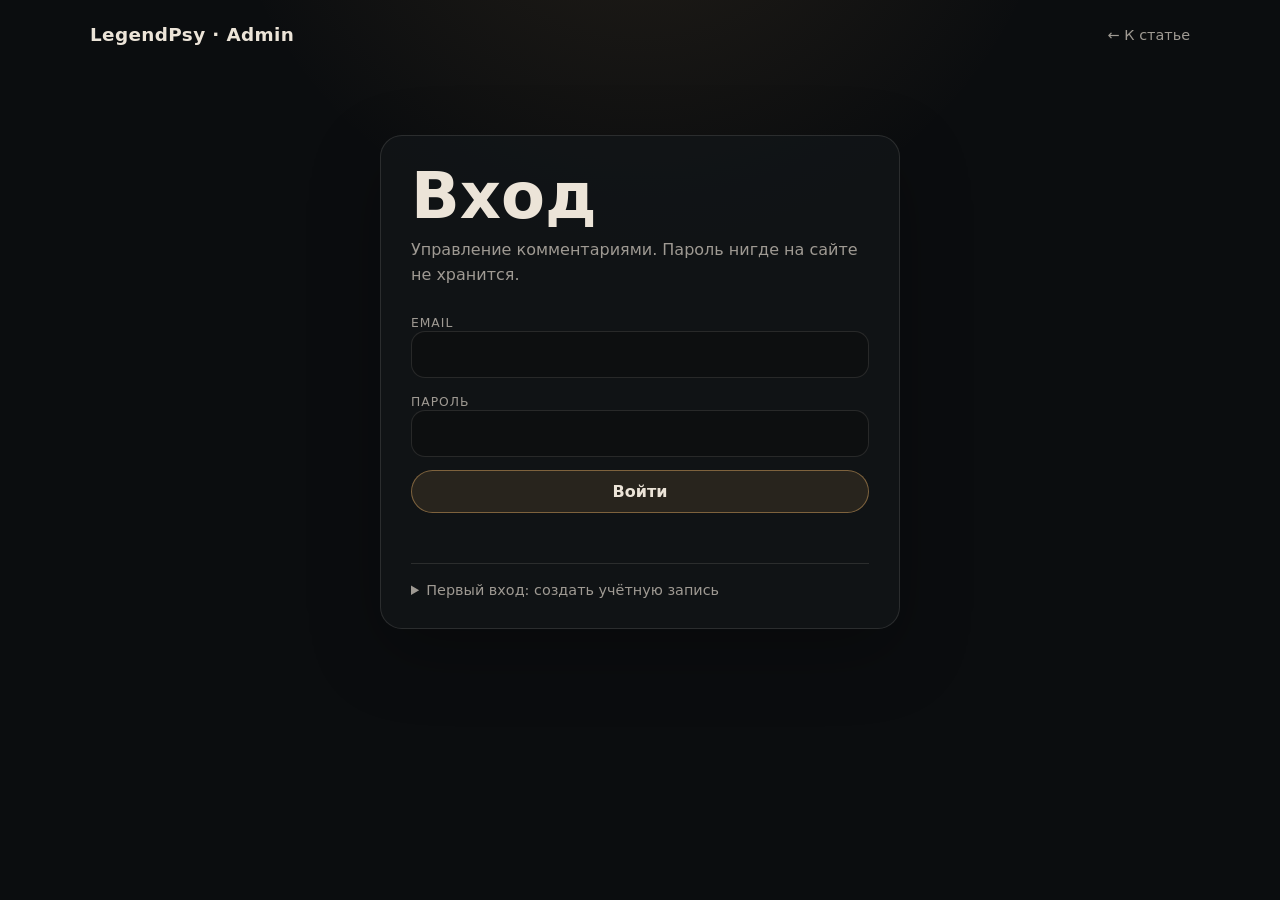
<file: admin/index.html>
<!doctype html>
<html lang="ru">
<head>
<meta charset="utf-8">
<meta name="viewport" content="width=device-width,initial-scale=1,viewport-fit=cover">
<meta name="robots" content="noindex,nofollow,noarchive">
<meta name="theme-color" content="#0b0d0f">
<title>LegendPsy · Админ-панель</title>
<style>
:root{
  --bg:#0b0d0f;--panel:#121517;--panel2:#171b1e;--paper:#ece4d8;--muted:#9f9a93;
  --gold:#d3a05e;--red:#d36f62;--green:#81b98c;--line:rgba(236,228,216,.12);
}
*{box-sizing:border-box}
html{background:var(--bg);color:var(--paper);font-family:Inter,ui-sans-serif,system-ui,-apple-system,BlinkMacSystemFont,"Segoe UI",sans-serif}
body{margin:0;min-height:100vh;background:
radial-gradient(circle at 50% -20%,rgba(211,160,94,.12),transparent 34%),var(--bg)}
button,input,textarea{font:inherit}
button{cursor:pointer}
.wrap{width:min(1100px,calc(100% - 28px));margin:0 auto;padding:24px 0 72px}
.top{display:flex;justify-content:space-between;align-items:center;gap:16px;margin-bottom:28px}
.brand{font-size:1.15rem;font-weight:750;letter-spacing:.02em}
.back{color:var(--muted);text-decoration:none;font-size:.9rem}
.panel{border:1px solid var(--line);background:rgba(18,21,23,.88);border-radius:22px;padding:clamp(18px,4vw,30px);box-shadow:0 24px 70px rgba(0,0,0,.25)}
.auth{max-width:520px;margin:10vh auto 0}
h1{font-size:clamp(2rem,7vw,4rem);line-height:.95;margin:0 0 10px}
.sub{color:var(--muted);line-height:1.6;margin:0 0 24px}
.form{display:grid;gap:13px}
label{font-size:.77rem;text-transform:uppercase;letter-spacing:.08em;color:var(--muted)}
input,textarea{
  width:100%;border:1px solid var(--line);background:#0d0f10;color:var(--paper);
  border-radius:14px;padding:13px 14px;outline:none
}
input:focus,textarea:focus{border-color:rgba(211,160,94,.7);box-shadow:0 0 0 3px rgba(211,160,94,.08)}
.btn{border:1px solid rgba(211,160,94,.5);background:rgba(211,160,94,.12);color:var(--paper);border-radius:999px;padding:11px 16px;font-weight:700}
.btn.secondary{border-color:var(--line);background:rgba(255,255,255,.035);font-weight:600}
.btn.danger{border-color:rgba(211,111,98,.45);background:rgba(211,111,98,.1);color:#ffd8d2}
.btn:disabled{opacity:.45;cursor:default}
.note{color:var(--muted);font-size:.88rem;line-height:1.5;min-height:1.35em}
.setup{margin-top:18px;padding-top:18px;border-top:1px solid var(--line)}
.setup summary{cursor:pointer;color:var(--muted);font-size:.9rem}
.hidden{display:none!important}
.dash-head{display:flex;justify-content:space-between;align-items:flex-start;gap:18px;margin-bottom:20px}
.dash-head h1{font-size:clamp(2rem,6vw,3.6rem)}
.actions{display:flex;gap:8px;flex-wrap:wrap}
.analytics{margin:18px 0 30px}
.analytics-title{display:flex;justify-content:space-between;gap:12px;align-items:end;margin-bottom:12px}
.analytics-title h2,.section-title{margin:0;font-size:1.15rem}
.analytics-note{color:var(--muted);font-size:.75rem}
.analytics-grid{display:grid;grid-template-columns:repeat(4,1fr);gap:10px}
.analytics-card{border:1px solid var(--line);background:rgba(255,255,255,.025);border-radius:16px;padding:14px}
.analytics-card b{display:block;font-size:1.55rem}
.analytics-card span{color:var(--muted);font-size:.78rem}
.rating-breakdown{margin-top:10px;border:1px solid var(--line);border-radius:18px;padding:14px;background:rgba(255,255,255,.018)}
.rating-row{display:grid;grid-template-columns:42px 1fr 34px;gap:10px;align-items:center;margin:8px 0;font-size:.78rem}
.rating-row .stars{color:var(--gold)}
.rating-track{height:7px;border-radius:99px;background:rgba(255,255,255,.06);overflow:hidden}
.rating-track i{display:block;height:100%;width:0;background:linear-gradient(90deg,var(--gold),#efd09f);border-radius:inherit;transition:width .3s ease}
.rating-row b{text-align:right;font-size:.78rem}
.section-title{margin-top:24px;margin-bottom:8px}
.stats{display:grid;grid-template-columns:repeat(3,1fr);gap:10px;margin:12px 0 18px}
.stat{border:1px solid var(--line);background:rgba(255,255,255,.025);border-radius:16px;padding:14px}
.stat b{display:block;font-size:1.55rem}.stat span{color:var(--muted);font-size:.8rem}
.toolbar{display:grid;grid-template-columns:1fr auto;gap:10px;margin:18px 0}
.filters{display:flex;gap:7px;flex-wrap:wrap}
.filter{border:1px solid var(--line);background:transparent;color:var(--muted);border-radius:999px;padding:8px 11px}
.filter.active{color:var(--paper);border-color:rgba(211,160,94,.5);background:rgba(211,160,94,.08)}
.list{display:grid;gap:12px}
.card{border:1px solid var(--line);background:rgba(255,255,255,.025);border-radius:18px;padding:16px}
.card.hidden-comment{opacity:.66}
.meta{display:flex;justify-content:space-between;gap:12px;align-items:center;margin-bottom:10px;color:var(--muted);font-size:.77rem}
.badge{display:inline-flex;align-items:center;gap:6px;border:1px solid var(--line);border-radius:999px;padding:5px 8px}
.dot{width:7px;height:7px;border-radius:50%;background:var(--green)}
.hidden-comment .dot{background:var(--red)}
.comment-text{white-space:pre-wrap;overflow-wrap:anywhere;line-height:1.58;margin:0 0 13px}
.editor{min-height:120px;resize:vertical;margin:0 0 12px}
.card-actions{display:flex;gap:8px;flex-wrap:wrap}
.empty{padding:36px 12px;text-align:center;color:var(--muted)}
.statusbar{margin:12px 0;color:var(--muted);font-size:.85rem;min-height:1.2em}
@media(max-width:700px){
  .toolbar{grid-template-columns:1fr}.dash-head{display:grid}.analytics-grid{grid-template-columns:1fr 1fr}.stats{grid-template-columns:1fr 1fr 1fr}
  .meta{align-items:flex-start;flex-direction:column}.card-actions .btn{flex:1}
}
</style>
</head>
<body>
<div class="wrap">
  <div class="top">
    <div class="brand">LegendPsy · Admin</div>
    <a class="back" href="../">← К статье</a>
  </div>

  <section id="authView" class="auth panel">
    <h1>Вход</h1>
    <p class="sub">Управление комментариями. Пароль нигде на сайте не хранится.</p>
    <form id="loginForm" class="form">
      <div><label for="email">Email</label><input id="email" type="email" autocomplete="username" required></div>
      <div><label for="password">Пароль</label><input id="password" type="password" autocomplete="current-password" required></div>
      <button id="loginBtn" class="btn" type="submit">Войти</button>
      <div id="loginNote" class="note" role="status"></div>
    </form>

    <div id="activationBox" class="setup hidden">
      <div style="font-weight:750;margin-bottom:8px">Первичная активация администратора</div>
      <p class="note" style="margin:0 0 12px">Введи одноразовый код настройки. Он нужен только один раз — после активации перестанет работать.</p>
      <form id="activateForm" class="form">
        <div><label for="setupCode">Код настройки</label><input id="setupCode" type="text" autocomplete="off" autocapitalize="off" spellcheck="false" required></div>
        <button id="activateBtn" class="btn" type="submit">Активировать админ-доступ</button>
        <div id="activateNote" class="note" role="status"></div>
      </form>
    </div>

    <details class="setup">
      <summary>Первый вход: создать учётную запись</summary>
      <form id="signupForm" class="form" style="margin-top:14px">
        <div><label for="signupEmail">Email</label><input id="signupEmail" type="email" autocomplete="email" required></div>
        <div><label for="signupPassword">Новый пароль</label><input id="signupPassword" type="password" autocomplete="new-password" minlength="12" required></div>
        <button id="signupBtn" class="btn secondary" type="submit">Создать учётную запись</button>
        <div id="signupNote" class="note" role="status"></div>
      </form>
    </details>
  </section>

  <section id="dashboard" class="hidden">
    <div class="dash-head">
      <div>
        <h1>Панель статьи</h1>
        <p class="sub" style="margin-bottom:0">Отклики читателей и основные показатели статьи.</p>
      </div>
      <div class="actions">
        <button id="refreshBtn" class="btn secondary">Обновить</button>
        <button id="logoutBtn" class="btn secondary">Выйти</button>
      </div>
    </div>

    <section class="analytics">
      <div class="analytics-title">
        <h2>Аналитика</h2>
        <span class="analytics-note">без имён и email посетителей</span>
      </div>
      <div class="analytics-grid">
        <div class="analytics-card"><b id="visitorsCount">0</b><span>уникальных посетителей*</span></div>
        <div class="analytics-card"><b id="visitsCount">0</b><span>визитов</span></div>
        <div class="analytics-card"><b id="ratingsCount">0</b><span>поставили оценку</span></div>
        <div class="analytics-card"><b id="averageRating">—</b><span>средняя оценка · <i id="ratingShare">0%</i></span></div>
      </div>
      <div class="rating-breakdown" aria-label="Распределение оценок">
        <div class="rating-row"><span class="stars">★★★★★</span><span class="rating-track"><i id="ratingBar5"></i></span><b id="ratingCount5">0</b></div>
        <div class="rating-row"><span class="stars">★★★★</span><span class="rating-track"><i id="ratingBar4"></i></span><b id="ratingCount4">0</b></div>
        <div class="rating-row"><span class="stars">★★★</span><span class="rating-track"><i id="ratingBar3"></i></span><b id="ratingCount3">0</b></div>
        <div class="rating-row"><span class="stars">★★</span><span class="rating-track"><i id="ratingBar2"></i></span><b id="ratingCount2">0</b></div>
        <div class="rating-row"><span class="stars">★</span><span class="rating-track"><i id="ratingBar1"></i></span><b id="ratingCount1">0</b></div>
      </div>
      <div class="analytics-note" style="margin-top:8px">* Один браузер считается одним посетителем. Повторный визит после 30 минут учитывается в «визитах», но не увеличивает число уникальных посетителей.</div>
    </section>

    <h2 class="section-title">Комментарии</h2>
    <div class="stats">
      <div class="stat"><b id="totalCount">0</b><span>всего</span></div>
      <div class="stat"><b id="visibleCount">0</b><span>видимых</span></div>
      <div class="stat"><b id="hiddenCount">0</b><span>скрытых</span></div>
    </div>

    <div class="toolbar">
      <input id="search" type="search" placeholder="Поиск по тексту…">
      <div class="filters">
        <button class="filter active" data-filter="all">Все</button>
        <button class="filter" data-filter="visible">Видимые</button>
        <button class="filter" data-filter="hidden">Скрытые</button>
      </div>
    </div>

    <div id="statusbar" class="statusbar" role="status"></div>
    <div id="commentsList" class="list"></div>
  </section>
</div>

<script>
(()=>{
  const SUPABASE_URL='https://eswoqjxioavegjnhosbb.supabase.co';
  const KEY='sb_publishable_Czx1d7slcJQgqhjOS0miWw_Na2Yrnvb';
  const ADMIN_URL=SUPABASE_URL+'/functions/v1/admin-comments';
  const SETUP_URL=SUPABASE_URL+'/functions/v1/admin-setup';
  const $=s=>document.querySelector(s);
  const $$=s=>[...document.querySelectorAll(s)];
  const authView=$('#authView'), dashboard=$('#dashboard');
  const loginForm=$('#loginForm'), signupForm=$('#signupForm'), activateForm=$('#activateForm');
  const loginNote=$('#loginNote'), signupNote=$('#signupNote'), activateNote=$('#activateNote'), statusbar=$('#statusbar');
  const activationBox=$('#activationBox');
  const list=$('#commentsList'), search=$('#search');
  let comments=[],filter='all',analytics={};

  function getSession(){
    try{return JSON.parse(sessionStorage.getItem('legendpsy_admin_session')||'null')}catch(_){return null}
  }
  function setSession(s){sessionStorage.setItem('legendpsy_admin_session',JSON.stringify(s))}
  function clearSession(){sessionStorage.removeItem('legendpsy_admin_session')}
  function authHeaders(token){
    return {'apikey':KEY,'Authorization':'Bearer '+token,'Content-Type':'application/json'};
  }
  async function refreshSession(){
    const s=getSession(); if(!s?.refresh_token) return null;
    const r=await fetch(SUPABASE_URL+'/auth/v1/token?grant_type=refresh_token',{
      method:'POST',headers:{'apikey':KEY,'Content-Type':'application/json'},
      body:JSON.stringify({refresh_token:s.refresh_token})
    });
    if(!r.ok){clearSession();return null}
    const next=await r.json();setSession(next);return next;
  }
  async function adminCall(payload,retry=true){
    let s=getSession(); if(!s?.access_token) throw new Error('unauthorized');
    let r=await fetch(ADMIN_URL,{method:'POST',headers:authHeaders(s.access_token),body:JSON.stringify(payload)});
    if(r.status===401 && retry){
      s=await refreshSession();
      if(s) return adminCall(payload,false);
    }
    const data=await r.json().catch(()=>({}));
    if(!r.ok) throw new Error(data.error||('http_'+r.status));
    return data;
  }
  function showAuth(msg='',showActivation=false){
    authView.classList.remove('hidden');dashboard.classList.add('hidden');
    activationBox.classList.toggle('hidden',!showActivation);
    if(msg)loginNote.textContent=msg;
  }
  function showDashboard(){
    authView.classList.add('hidden');dashboard.classList.remove('hidden');
  }
  function dateLabel(value){
    try{return new Intl.DateTimeFormat('ru-RU',{day:'2-digit',month:'2-digit',year:'numeric',hour:'2-digit',minute:'2-digit'}).format(new Date(value))}
    catch(_){return value||''}
  }
  function renderAnalytics(a={}){
    analytics=a||{};
    const visitors=Number(analytics.unique_visitors)||0;
    const visits=Number(analytics.visits)||0;
    const ratingCount=Number(analytics.rating_count)||0;
    const avg=Number(analytics.average_rating)||0;
    const share=Number(analytics.rating_share)||0;
    $('#visitorsCount').textContent=String(visitors);
    $('#visitsCount').textContent=String(visits);
    $('#ratingsCount').textContent=String(ratingCount);
    $('#averageRating').textContent=ratingCount?avg.toFixed(2):'—';
    $('#ratingShare').textContent=(Number.isFinite(share)?share:0).toFixed(1).replace('.0','')+'%';
    const dist=analytics.distribution||{};
    const max=Math.max(1,...[1,2,3,4,5].map(n=>Number(dist[String(n)])||0));
    [1,2,3,4,5].forEach(n=>{
      const value=Number(dist[String(n)])||0;
      $('#ratingCount'+n).textContent=String(value);
      $('#ratingBar'+n).style.width=((value/max)*100).toFixed(1)+'%';
    });
  }
  function counts(){
    $('#totalCount').textContent=comments.length;
    $('#visibleCount').textContent=comments.filter(x=>x.is_visible).length;
    $('#hiddenCount').textContent=comments.filter(x=>!x.is_visible).length;
  }
  function filtered(){
    const q=search.value.trim().toLowerCase();
    return comments.filter(c=>{
      const f=filter==='all'||(filter==='visible'&&c.is_visible)||(filter==='hidden'&&!c.is_visible);
      const s=!q||c.body.toLowerCase().includes(q);
      return f&&s;
    });
  }
  function render(){
    counts();list.replaceChildren();
    const rows=filtered();
    if(!rows.length){
      const e=document.createElement('div');e.className='empty';e.textContent='Ничего не найдено.';list.append(e);return;
    }
    rows.forEach(c=>{
      const card=document.createElement('article');card.className='card'+(c.is_visible?'':' hidden-comment');
      const meta=document.createElement('div');meta.className='meta';
      const badge=document.createElement('span');badge.className='badge';
      const dot=document.createElement('i');dot.className='dot';
      const label=document.createElement('span');label.textContent=c.is_visible?'Видимый':'Скрытый';
      badge.append(dot,label);
      const date=document.createElement('span');date.textContent=dateLabel(c.created_at);
      meta.append(badge,date);

      const text=document.createElement('p');text.className='comment-text';text.textContent=c.body;
      const editor=document.createElement('textarea');editor.className='editor hidden';editor.value=c.body;editor.maxLength=2000;

      const actions=document.createElement('div');actions.className='card-actions';
      const vis=document.createElement('button');vis.className='btn secondary';vis.textContent=c.is_visible?'Скрыть':'Показать';
      const edit=document.createElement('button');edit.className='btn secondary';edit.textContent='Редактировать';
      const del=document.createElement('button');del.className='btn danger';del.textContent='Удалить';
      actions.append(vis,edit,del);

      vis.onclick=()=>mutate(async()=>{
        const data=await adminCall({action:'set_visibility',id:c.id,is_visible:!c.is_visible});
        Object.assign(c,data.comment);render();
      });

      let editing=false;
      edit.onclick=()=>mutate(async()=>{
        if(!editing){
          editing=true;text.classList.add('hidden');editor.classList.remove('hidden');edit.textContent='Сохранить';editor.focus();return;
        }
        const body=editor.value.trim();
        if(!body){statusbar.textContent='Комментарий не может быть пустым.';return}
        const data=await adminCall({action:'edit',id:c.id,body});
        Object.assign(c,data.comment);editing=false;text.classList.remove('hidden');editor.classList.add('hidden');edit.textContent='Редактировать';render();
      });

      del.onclick=()=>mutate(async()=>{
        if(!confirm('Удалить комментарий навсегда? Это действие нельзя отменить.'))return;
        await adminCall({action:'delete',id:c.id});
        comments=comments.filter(x=>x.id!==c.id);render();
      });

      card.append(meta,text,editor,actions);list.append(card);
    });
  }
  async function mutate(fn){
    statusbar.textContent='Сохраняю…';
    try{await fn();statusbar.textContent='Готово.'}
    catch(e){statusbar.textContent='Ошибка: '+friendly(e.message)}
  }
  function friendly(code){
    const map={
      unauthorized:'Сессия закончилась. Войди снова.',
      forbidden:'Этот аккаунт ещё не получил права администратора.',
      invalid_comment:'Проверь текст комментария.',
      update_failed:'Не удалось сохранить изменения.',
      delete_failed:'Не удалось удалить комментарий.'
    };
    return map[code]||'Не удалось выполнить действие.';
  }
  async function load(){
    statusbar.textContent='Загружаю…';
    try{
      const data=await adminCall({action:'list'});
      comments=data.comments||[];
      showDashboard();
      render();
      try{
        const a=await adminCall({action:'analytics'});
        renderAnalytics(a.analytics||{});
        statusbar.textContent='';
      }catch(err){
        console.error('Analytics load failed',err);
        renderAnalytics({});
        statusbar.textContent='Комментарии загружены. Аналитику сейчас получить не удалось.';
      }
    }catch(e){
      if(e.message==='forbidden'){
        showAuth('Аккаунт существует. Осталось один раз активировать права администратора.',true);
      }else{
        clearSession();showAuth(friendly(e.message));
      }
    }
  }

  activateForm.addEventListener('submit',async e=>{
    e.preventDefault();
    const s=getSession();
    if(!s?.access_token){activateNote.textContent='Сначала войди в созданную учётную запись.';return}
    const code=$('#setupCode').value.trim();
    if(!code)return;
    $('#activateBtn').disabled=true;activateNote.textContent='Активирую…';
    try{
      const r=await fetch(SETUP_URL,{
        method:'POST',
        headers:authHeaders(s.access_token),
        body:JSON.stringify({code})
      });
      const data=await r.json().catch(()=>({}));
      if(!r.ok)throw new Error(data.error||('http_'+r.status));
      $('#setupCode').value='';
      activateNote.textContent='Админ-доступ активирован.';
      await load();
    }catch(e){
      if(e.message==='invalid_setup_code')activateNote.textContent='Неверный или просроченный код настройки.';
      else if(e.message==='admin_already_initialized')activateNote.textContent='Первичный администратор уже создан.';
      else if(e.message==='unauthorized')activateNote.textContent='Сессия закончилась. Войди заново.';
      else activateNote.textContent='Не удалось активировать доступ.';
    }finally{$('#activateBtn').disabled=false}
  });

  loginForm.addEventListener('submit',async e=>{
    e.preventDefault();loginNote.textContent='Вхожу…';$('#loginBtn').disabled=true;
    try{
      const email=$('#email').value.trim(),password=$('#password').value;
      const r=await fetch(SUPABASE_URL+'/auth/v1/token?grant_type=password',{
        method:'POST',headers:{'apikey':KEY,'Content-Type':'application/json'},
        body:JSON.stringify({email,password})
      });
      const data=await r.json().catch(()=>({}));
      if(!r.ok)throw new Error('login_failed');
      setSession(data);await load();
    }catch(_){loginNote.textContent='Не удалось войти. Проверь email, пароль и подтверждение почты.'}
    finally{$('#loginBtn').disabled=false}
  });

  signupForm.addEventListener('submit',async e=>{
    e.preventDefault();signupNote.textContent='Создаю…';$('#signupBtn').disabled=true;
    try{
      const email=$('#signupEmail').value.trim(),password=$('#signupPassword').value;
      if(password.length<12)throw new Error('weak');
      const r=await fetch(SUPABASE_URL+'/auth/v1/signup',{
        method:'POST',headers:{'apikey':KEY,'Content-Type':'application/json'},
        body:JSON.stringify({email,password})
      });
      const data=await r.json().catch(()=>({}));
      if(!r.ok)throw new Error(data?.msg||'signup_failed');
      signupNote.textContent=data?.session
        ? 'Учётная запись создана. Теперь войди и введи одноразовый код настройки.'
        : 'Учётная запись создана. Проверь почту и подтверди email. Затем войди сюда и введи одноразовый код настройки.';
    }catch(e){signupNote.textContent=e.message==='weak'?'Пароль должен быть не короче 12 символов.':'Не удалось создать учётную запись.'}
    finally{$('#signupBtn').disabled=false}
  });

  $('#refreshBtn').onclick=load;
  $('#logoutBtn').onclick=()=>{clearSession();showAuth('Ты вышел из админ-панели.',false)};
  search.addEventListener('input',render);
  $$('.filter').forEach(b=>b.onclick=()=>{
    filter=b.dataset.filter;$$('.filter').forEach(x=>x.classList.toggle('active',x===b));render();
  });

  if(getSession())load();
})();
</script>
</body>
</html>
</file>
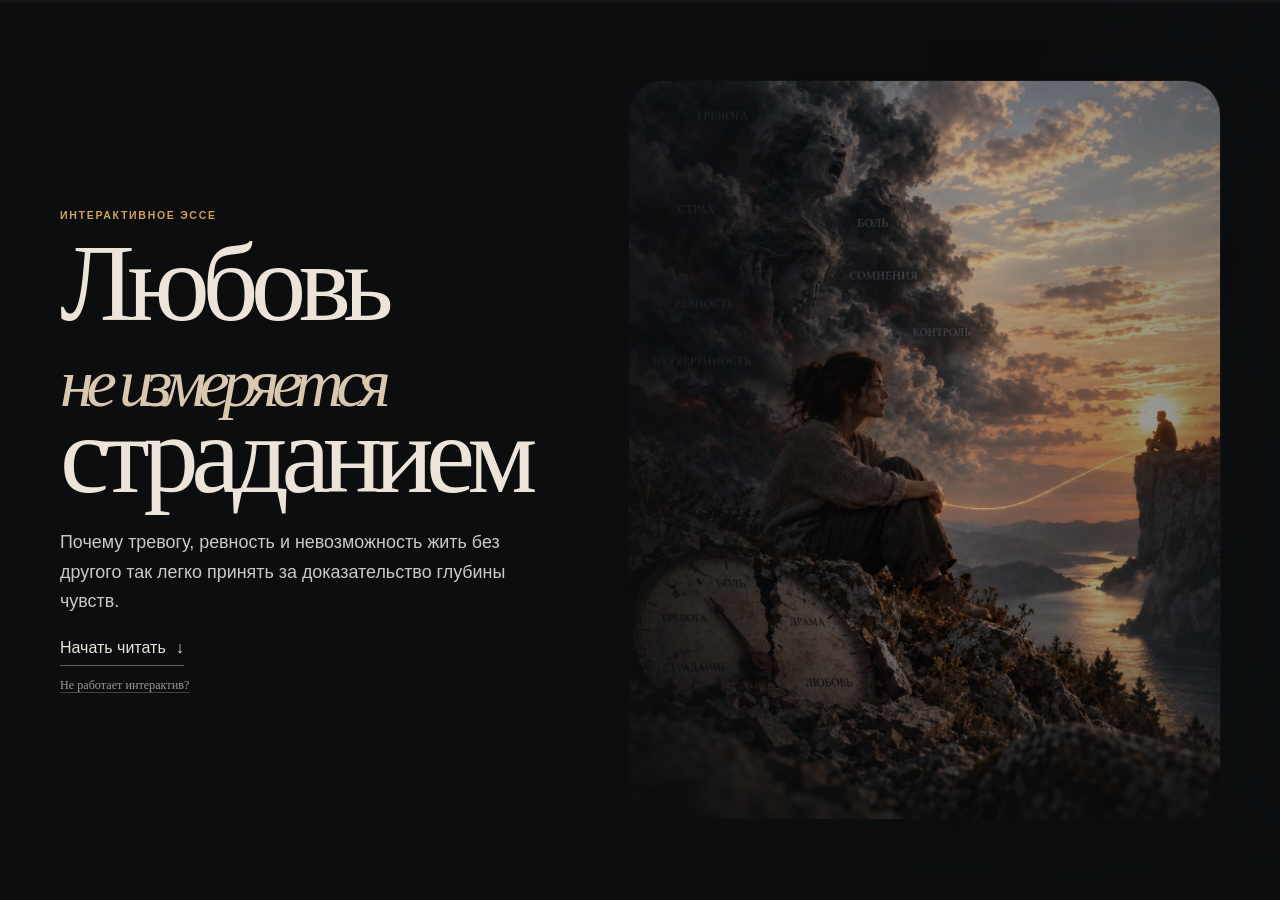
<file: archive/index.html>
<!doctype html>
<html lang="ru" class="no-js">
<head>
<meta charset="utf-8">
<meta name="viewport" content="width=device-width, initial-scale=1, viewport-fit=cover">
<meta name="theme-color" content="#090b0c">
<meta name="color-scheme" content="dark">
<title>Любовь не измеряется страданием</title>
<meta name="description" content="Интерактивное эссе о том, почему интенсивность страдания не является мерой любви.">
<meta property="og:title" content="Любовь не измеряется страданием">
<meta property="og:description" content="Интерактивное эссе о том, почему интенсивность страдания не является мерой любви.">
<meta property="og:type" content="article">
<meta property="og:url" content="https://legendpsy.github.io/love-essay/archive/">
<meta name="twitter:card" content="summary">
<script>
document.documentElement.classList.remove('no-js');
document.documentElement.classList.add('js');
</script>
<style>
:root{
  --bg:#0b0d0f;
  --bg2:#111416;
  --paper:#ece4d8;
  --muted:#aaa49c;
  --ink:#171819;
  --gold:#d3a05e;
  --ember:#9e4634;
  --line:rgba(236,228,216,.13);
  --pad:clamp(18px,5vw,28px);
  --essay-image:url('assets/hero-1200.jpg');
}
*{box-sizing:border-box}
html{scroll-behavior:smooth;background:var(--bg)}
body{
  margin:0;background:var(--bg);color:var(--paper);
  font-family:-apple-system,BlinkMacSystemFont,"Segoe UI",Inter,Arial,sans-serif;
  line-height:1.6;-webkit-font-smoothing:antialiased;overflow-x:hidden
}
button,input,label,summary{font:inherit}
button{color:inherit}
a{color:inherit}
::selection{background:rgba(211,160,94,.35)}
.shell{width:min(100% - 2*var(--pad),760px);margin-inline:auto}
.eyebrow,.kicker{text-transform:uppercase;letter-spacing:.16em;font-size:.66rem;font-weight:760;color:var(--gold)}
h1,h2,h3,.serif,.pull,blockquote,summary{font-family:Georgia,"Times New Roman",serif;font-weight:400}
h2{font-size:clamp(2.25rem,10.5vw,4.9rem);line-height:.96;letter-spacing:-.043em;margin:0 0 18px}
p{margin:0 0 .95em}
.section{padding:66px 0}
.prose.section{padding:48px 0}
.lede{font-size:1.02rem;line-height:1.55;color:var(--muted);max-width:38rem}

/* progress */
.progress{position:fixed;z-index:1000;inset:0 0 auto;height:3px;background:rgba(255,255,255,.035)}
.progress>i{display:block;height:100%;width:0;background:linear-gradient(90deg,var(--ember),var(--gold));box-shadow:0 0 18px rgba(211,160,94,.35)}

/* hero */
.hero{position:relative;min-height:100svh;display:grid;align-items:end;isolation:isolate;overflow:hidden}
.hero-bg{position:absolute;inset:0;z-index:-2}
.hero-photo{position:absolute;inset:0;z-index:-3;width:100%;height:100%;object-fit:cover;object-position:52% center;transform:scale(1.012);filter:saturate(.82) contrast(1.04) brightness(.72)}
.hero::before{
  content:"";position:absolute;inset:0;z-index:-2;
  background:
    linear-gradient(180deg,rgba(5,6,7,.06),rgba(5,6,7,.16) 38%,rgba(5,6,7,.82) 78%,#0b0d0f 100%),
    linear-gradient(90deg,rgba(5,6,7,.30),transparent 68%)
}
.hero-inner{padding-bottom:max(38px,7svh)}
.hero h1{font-size:clamp(3.7rem,17vw,7.1rem);line-height:.8;letter-spacing:-.068em;margin:14px 0 22px;max-width:8.4ch;text-wrap:balance}
.hero h1 span{font-size:.62em;font-style:italic;color:#d9c7af}
.hero p{max-width:34rem;color:rgba(255,255,255,.78);font-size:1rem;line-height:1.55}
.start{display:inline-flex;gap:10px;align-items:center;margin-top:18px;text-decoration:none;border-bottom:1px solid rgba(255,255,255,.35);padding:0 0 4px}

/* no-JS / Telegram fallback */
.nojs-note{
  margin:18px 0 0;padding:14px 16px;border:1px solid rgba(211,160,94,.26);
  border-radius:16px;background:rgba(10,12,13,.68);color:#d7c8b4;font-size:.82rem;line-height:1.45
}
.no-js .progress,.no-js .sticky-thesis{display:none!important}
.js-only{display:none}.js .js-only{display:inline}
.nojs-only{display:inline}.js .nojs-only{display:none}

/* sticky thesis */
.sticky-thesis{
  position:sticky;top:7px;z-index:60;margin:0 auto -42px;
  width:max-content;max-width:calc(100% - 22px);
  padding:6px 10px;border:1px solid rgba(255,255,255,.12);border-radius:999px;
  background:rgba(10,12,13,.88);backdrop-filter:blur(16px);-webkit-backdrop-filter:blur(16px);
  color:#bbb5ad;font-size:.69rem;opacity:0;transform:translateY(-5px);transition:.28s
}
.sticky-thesis.show{opacity:1;transform:none}
.sticky-thesis strong{color:#f0e6d7;font-weight:650}

/* opening choice — works even without JS */
.choice-wrap{position:relative}
.choice-radio,.factor-radio{position:absolute;opacity:0;pointer-events:none;width:1px;height:1px}
.choice-grid{display:grid;gap:10px;margin-top:28px}
.choice{
  display:block;position:relative;width:100%;text-align:left;padding:20px 18px 18px;
  border:1px solid var(--line);border-radius:22px;
  background:linear-gradient(180deg,rgba(255,255,255,.045),rgba(255,255,255,.016));
  min-height:205px;cursor:pointer
}
.choice:active{transform:scale(.994)}
.choice small{display:grid;place-items:center;width:32px;height:32px;border:1px solid var(--line);border-radius:50%;color:var(--gold);margin-bottom:22px}
.choice strong{display:block;font-family:Georgia,serif;font-size:1.65rem;line-height:1.06;font-weight:400;margin-bottom:10px}
.choice span{display:block;color:var(--muted);font-size:.88rem;line-height:1.55}
.choice .choose{display:block;margin-top:15px;color:var(--gold);font-size:.72rem;text-transform:uppercase;letter-spacing:.09em}
#choiceCalm:checked ~ .choice-grid label[for=choiceCalm],
#choiceStorm:checked ~ .choice-grid label[for=choiceStorm]{
  border-color:rgba(211,160,94,.72);background:rgba(211,160,94,.07)
}
.choice-reveal{
  display:none;margin-top:20px;padding:16px 16px 16px 17px;border-left:3px solid var(--gold);
  background:rgba(255,255,255,.025);font-family:Georgia,serif;font-size:1.08rem;line-height:1.42
}
.choice-reveal p{display:none;margin:0}
#choiceCalm:checked ~ .choice-reveal,
#choiceStorm:checked ~ .choice-reveal{display:block}
#choiceCalm:checked ~ .choice-reveal .calm,
#choiceStorm:checked ~ .choice-reveal .storm{display:block}

/* article typography */
.prose{font-family:Georgia,"Times New Roman",serif;color:#ded7cc}
.prose p{font-size:clamp(1.16rem,5.1vw,1.5rem);line-height:1.58;margin-bottom:.88em}
.prose .dropcap:first-letter{float:left;color:var(--gold);font-size:4.8rem;line-height:.74;margin:.16em .1em 0 0}
.pull{
  font-size:clamp(2rem,9.4vw,4.2rem)!important;line-height:1.04!important;color:#f3eadc;
  margin:1.45em 0!important;letter-spacing:-.034em
}
.bridge{color:#bcb5ab}
.bridge strong{color:#eee4d7;font-weight:400}

/* scrollytelling */
.scrolly{position:relative;padding:54px 0 18px;background:linear-gradient(#0b0d0f,#101315 42%,#0b0d0f)}
.scrolly-head{padding-bottom:16px}
.scrolly-stage{
  position:sticky;top:45px;height:42svh;display:grid;align-content:start;padding-top:4px;
  z-index:20;pointer-events:none;
  background:linear-gradient(180deg,#0b0d0f 0%,rgba(11,13,15,.99) 72%,rgba(11,13,15,.86) 86%,rgba(11,13,15,0) 100%)
}
.visual-card{
  border:1px solid var(--line);border-radius:20px;
  background:#0c0e10;box-shadow:0 18px 54px rgba(0,0,0,.38);padding:13px 14px
}
.visual-title{display:flex;justify-content:space-between;align-items:baseline;margin-bottom:8px;font-size:.69rem;color:var(--muted)}
.visual-title strong{font-family:Georgia,serif;font-size:1.02rem;color:var(--paper);font-weight:400}
.tracks{display:grid;gap:7px}
.track{display:grid;grid-template-columns:64px 1fr 32px;gap:7px;align-items:center;font-size:.64rem;color:#aaa}
.bar{height:6px;border-radius:99px;background:rgba(255,255,255,.07);overflow:hidden}
.bar i{display:block;height:100%;width:var(--v,5%);border-radius:inherit;background:linear-gradient(90deg,var(--ember),#c66c4f);transition:width .58s cubic-bezier(.2,.8,.2,1)}
.track.love .bar i{background:linear-gradient(90deg,var(--gold),#efd09f)}
.track b{text-align:right;color:#d9d0c5;font-weight:600}
.track.love b{color:var(--gold)}
.equation{margin-top:9px;padding-top:9px;border-top:1px solid var(--line);font-family:Georgia,serif;font-size:1.07rem;line-height:1.12}
.equation .equals{color:var(--gold);transition:.3s}
.visual-card.broken .equation .equals{text-decoration:line-through;color:#8e8b86}
.visual-card.broken .track.love .bar{outline:1px dashed rgba(211,160,94,.55);background:transparent}
.visual-card.broken .track.love .bar i{width:0!important}
.visual-card.broken .track.love b{font-size:.62rem}
.story-steps{position:relative;z-index:1;padding-bottom:5svh}
.story-step{min-height:44svh;display:grid;align-items:end;padding:22px 0}
.story-step>div{
  padding:15px 16px 15px 17px;border-left:1px solid rgba(255,255,255,.11);
  background:linear-gradient(90deg,rgba(11,13,15,.58),rgba(11,13,15,.18),rgba(11,13,15,0));
  max-width:34rem
}
.story-step h3{font-size:1.78rem;line-height:1.03;margin:0 0 8px}
.story-step p{font-size:.88rem;line-height:1.5;color:var(--muted);margin:0}
.story-step.active>div{border-left-color:var(--gold)}

.story-step{position:relative;overflow:hidden}
.story-step::before{
    content:"";position:absolute;z-index:0;left:7%;right:7%;top:50%;transform:translateY(-50%);
    height:1px;opacity:.7;pointer-events:none;
    background:linear-gradient(90deg,transparent 0%,rgba(211,160,94,.18) 18%,rgba(234,204,160,.62) 50%,rgba(211,160,94,.18) 82%,transparent 100%);
    box-shadow:0 0 12px rgba(211,160,94,.18),0 0 34px rgba(211,160,94,.08)
  }
.story-step>div{position:relative;z-index:1;backdrop-filter:none}
.story-step::after{
  content:"";position:absolute;z-index:0;pointer-events:none;
  left:12%;right:12%;top:50%;height:34%;transform:translateY(-50%);
  background:radial-gradient(ellipse at 50% 50%,rgba(211,160,94,.055) 0%,rgba(211,160,94,.018) 42%,transparent 72%);
  filter:blur(10px)
}

.no-js .scrolly-stage{position:relative;height:auto;padding:18px 0;background:none}
.no-js .story-steps{padding-top:8px}
.no-js .story-step{min-height:0;padding:10px 0}
.no-js .story-step>div{background:none}


/* Sequential interaction gates */
.gate-hint{
  display:none;margin:18px auto 0;width:max-content;max-width:100%;
  padding:8px 12px;border:1px solid rgba(211,160,94,.22);border-radius:999px;
  background:rgba(211,160,94,.045);color:#aa9c8b;text-align:center;
  font-size:.7rem;line-height:1.3;letter-spacing:.025em
}
body.gate-choice #intuition ~ *,
body.gate-meter #meter ~ *,
body.gate-factors #factors ~ *,
body.gate-trap #trap ~ *{display:none!important}

/* Final gate: post-article content stays in the document and can be scrolled,
   but remains visually obscured and non-interactive until the rating is sent. */
#commentsSection>.shell,
#continue>.shell,
.footer>.shell{
  transition:
    filter 1.15s cubic-bezier(.16,1,.3,1),
    opacity .95s cubic-bezier(.16,1,.3,1),
    transform 1.15s cubic-bezier(.16,1,.3,1);
  transform-origin:50% 0
}
body.gate-final #commentsSection>.shell,
body.gate-final #continue>.shell,
body.gate-final .footer>.shell{
  filter:blur(20px) saturate(.58) brightness(.64);
  opacity:.26;
  transform:scale(.985);
  pointer-events:none;
  user-select:none;
  -webkit-user-select:none
}
#commentsSection::after,
#continue::after{
  content:"";
  position:absolute;
  inset:0;
  pointer-events:none;
  opacity:0;
  background:
    linear-gradient(180deg,rgba(5,6,7,.16),rgba(5,6,7,.32)),
    radial-gradient(circle at 50% 12%,rgba(211,160,94,.04),transparent 34%);
  transition:opacity .9s cubic-bezier(.16,1,.3,1)
}
body.gate-final #commentsSection::after,
body.gate-final #continue::after{opacity:1}

body.gate-choice footer,
body.gate-meter footer,
body.gate-factors footer,
body.gate-trap footer{display:none!important}

body.gate-choice [data-gate-hint="choice"],
body.gate-meter [data-gate-hint="meter"],
body.gate-factors [data-gate-hint="factors"],
body.gate-trap [data-gate-hint="trap"]{display:block}

.gate-release{
  animation:gateRelease .42s ease both
}
@keyframes gateRelease{
  from{opacity:0;transform:translateY(10px)}
  to{opacity:1;transform:none}
}
body.post-reveal #commentsSection>.shell,
body.post-reveal #continue>.shell,
body.post-reveal .footer>.shell{
  animation:postRevealGlow 1.15s cubic-bezier(.16,1,.3,1) both
}
@keyframes postRevealGlow{
  0%{filter:blur(20px) saturate(.58) brightness(.64);opacity:.26;transform:scale(.985)}
  58%{filter:blur(2.5px) saturate(1.04) brightness(1.06);opacity:1;transform:scale(1.002)}
  100%{filter:none;opacity:1;transform:none}
}

/* meter */
.meter{
  background:radial-gradient(circle at 70% 0,rgba(158,70,52,.13),transparent 33%),#111416;
  border:0
}
.meter-card{margin-top:26px;border:1px solid var(--line);border-radius:24px;padding:20px;background:rgba(0,0,0,.17)}
.dial{height:156px;position:relative;overflow:hidden}
.dial-arc{
  position:absolute;width:280px;height:280px;left:50%;top:46px;transform:translateX(-50%);border-radius:50%;
  background:repeating-conic-gradient(from 220deg,rgba(236,228,216,.46) 0 1deg,transparent 1deg 9deg);
  -webkit-mask:radial-gradient(circle,transparent 0 62%,#000 63% 65%,transparent 66%);
  mask:radial-gradient(circle,transparent 0 62%,#000 63% 65%,transparent 66%)
}
.needle{position:absolute;width:104px;height:2px;left:50%;bottom:29px;transform-origin:0 50%;background:linear-gradient(90deg,var(--gold),#efd2a9);box-shadow:0 0 14px rgba(211,160,94,.45);transition:.2s}
.hub{position:absolute;width:15px;height:15px;left:50%;bottom:22px;transform:translateX(-50%);background:var(--gold);border-radius:50%}
.range-label{display:flex;justify-content:space-between;gap:12px;color:var(--muted);font-size:.8rem;margin:8px 0 6px}
input[type=range]{width:100%;height:40px;accent-color:var(--gold)}
.metric{display:flex;justify-content:space-between;align-items:baseline;padding:12px 0;border-top:1px solid var(--line)}
.metric strong{font-family:Georgia,serif;font-size:1.4rem;font-weight:400}
.metric.unknown strong{color:var(--gold)}
.meter-note{font-size:.85rem;line-height:1.5;color:var(--muted);min-height:2.6em;margin:7px 0 0}

/* Cinematic fracture: the false equation physically comes apart while scrolling */
.fracture-scene{
  position:relative;min-height:155svh;
  background:
    radial-gradient(circle at 50% 45%,rgba(158,70,52,.10),transparent 34%),
    #08090b;
  overflow:hidden;overflow:clip
}
.fracture-sticky{
  position:sticky;top:0;min-height:100svh;
  display:grid;place-items:center
}
.fracture-shell{text-align:center}
.fracture-words{
  display:flex;align-items:center;justify-content:center;
  gap:clamp(14px,4vw,56px);
  font-family:Georgia,"Times New Roman",serif;
  font-size:clamp(3.2rem,10vw,8.4rem);
  line-height:.9;letter-spacing:-.055em;
  perspective:900px
}
.fracture-part,.fracture-sign{
  display:inline-block;will-change:transform,filter,opacity
}
.fracture-sign{
  color:var(--gold);font-weight:400;
  text-shadow:0 0 28px rgba(211,160,94,.26)
}
.fracture-caption{
  width:min(690px,92%);margin:38px auto 0;
  color:#aaa49c;font-size:clamp(.98rem,2.3vw,1.12rem);line-height:1.6
}

/* Orbit factors — transplanted from the cinematic experiment, adapted for the main site */
.factors{
  position:relative;
  color:var(--paper);
  padding-top:120px!important;padding-bottom:145px!important;
  background:
    radial-gradient(circle at 68% 36%,rgba(211,160,94,.075),transparent 28%),
    linear-gradient(180deg,#08090b,#0a0c0f 42%,#0b0d0f 100%)
}
.factors h2{color:var(--paper)}
.factors .lede{color:#aaa49c}
.factor-copy{max-width:780px}
.factor-orbit-module{
  margin-top:38px;padding:18px;
  border:1px solid rgba(236,228,216,.11);
  border-radius:32px;
  background:
    radial-gradient(circle at 50% 38%,rgba(211,160,94,.07),transparent 28%),
    rgba(255,255,255,.012);
  box-shadow:0 34px 90px rgba(0,0,0,.24)
}
.factor-orbit-stage{
  --orbit-radius:146px;
  --orbit-rotation:0deg;
  --orbit-rotation-neg:0deg;
  position:relative;height:430px;
  border-radius:24px;
  overflow:hidden;
  touch-action:pan-y;
  user-select:none;-webkit-user-select:none
}
.factor-orbit-ring{
  position:absolute;left:50%;top:50%;
  border:1px solid rgba(236,228,216,.095);
  border-radius:50%;transform:translate(-50%,-50%);
  pointer-events:none
}
.factor-orbit-ring--inner{width:260px;height:260px}
.factor-orbit-ring--outer{
  width:360px;height:360px;
  border-style:dashed;opacity:.48
}
.factor-orbit-core{
  position:absolute;left:50%;top:50%;
  width:132px;aspect-ratio:1;
  transform:translate(-50%,-50%);
  display:grid;place-items:center;
  border:1px solid rgba(211,160,94,.48);
  border-radius:50%;
  background:
    radial-gradient(circle,rgba(211,160,94,.22),rgba(211,160,94,.06) 58%,rgba(8,9,11,.68) 59%);
  box-shadow:0 0 54px rgba(211,160,94,.11)
}
.factor-orbit-core span{
  font-family:Georgia,"Times New Roman",serif;
  font-size:1.65rem;color:#eee5d8
}
.factor-orbit-node{
  position:absolute;left:50%;top:50%;
  z-index:3;
  appearance:none;-webkit-appearance:none;
  border:1px solid rgba(236,228,216,.16);
  border-radius:999px;padding:9px 13px;
  background:#111418;color:#c4bcb2;
  font-size:.76rem;line-height:1;white-space:nowrap;
  cursor:pointer;
  transform:
    translate(-50%,-50%)
    rotate(calc(var(--factor-angle) + var(--orbit-rotation)))
    translateX(var(--orbit-radius))
    rotate(calc(var(--factor-angle-neg) + var(--orbit-rotation-neg)));
  transition:
    border-color .22s ease,
    background .22s ease,
    color .22s ease,
    box-shadow .22s ease
}
.factor-orbit-node.is-active{
  color:#f3e7d7;
  border-color:rgba(211,160,94,.72);
  background:rgba(211,160,94,.13);
  box-shadow:0 0 24px rgba(211,160,94,.13)
}
.factor-orbit-node:focus-visible{
  outline:1px solid rgba(211,160,94,.85);outline-offset:4px
}
.factor-orbit-card{
  position:relative;
  margin-top:8px;padding:24px 22px;
  border:1px solid rgba(236,228,216,.11);
  border-radius:22px;
  background:rgba(5,6,7,.72);
  min-height:190px
}
.factor-orbit-card small{
  display:block;margin-bottom:17px;
  color:var(--gold);font-size:.66rem;font-weight:750;
  text-transform:uppercase;letter-spacing:.14em
}
.factor-orbit-card h3{
  margin:0 0 12px;
  font-family:Georgia,"Times New Roman",serif;
  font-size:clamp(1.8rem,7vw,2.55rem);
  line-height:1.08;font-weight:400;color:#eee5d8
}
.factor-orbit-card p{
  margin:0;color:#aaa49c;line-height:1.55
}
.factor-orbit-help{
  margin:13px 4px 0;color:#78746e;
  font-size:.72rem;line-height:1.45;text-align:center
}
.factor-orbit-module .gate-hint{margin-top:13px}

/* trap — native details, no JS required */
.trap{background:#0c0e10;padding-top:58px;padding-bottom:58px}
.romance{display:grid;gap:9px;margin-top:28px}
.romance details{border:1px solid var(--line);border-radius:20px;background:rgba(255,255,255,.025);overflow:hidden}
.romance summary{
  list-style:none;cursor:pointer;padding:20px 18px;font-size:1.58rem;line-height:1.06
}
.romance summary::-webkit-details-marker{display:none}
.romance summary::after{
  content:"доказательство любви?";display:block;margin-top:11px;color:#74716d;
  font-family:-apple-system,BlinkMacSystemFont,"Segoe UI",sans-serif;font-size:.61rem;
  text-transform:uppercase;letter-spacing:.12em
}
.romance details[open]{border-color:rgba(211,160,94,.30)}
.romance details[open] summary::after{content:"а если посмотреть иначе?";color:var(--gold)}
.romance details p{margin:0;padding:0 18px 18px;color:#aaa49c;font-size:.87rem;line-height:1.5}

/* paradox */
.paradox{
  min-height:66svh;display:grid;place-items:center;text-align:center;
  background:radial-gradient(circle,rgba(211,160,94,.105),transparent 30%),#101214
}
.paradox h2{font-size:clamp(2.45rem,11vw,5.1rem)}
.paradox-chain{display:flex;flex-wrap:wrap;justify-content:center;gap:7px 10px;margin-top:28px;color:#89857f;text-transform:uppercase;letter-spacing:.1em;font-size:.62rem}
.paradox-chain i{width:22px;height:1px;background:#343536;align-self:center}

/* flashlight */
.flashlight{
  position:relative;padding:86px 0 30px;
  background:linear-gradient(180deg,#0b0d0f 0,#050607 16%,#050607 100%);
  overflow:hidden
}
.flashlight::before{content:"";position:absolute;inset:0;background:radial-gradient(circle at 15% 20%,rgba(158,70,52,.05),transparent 20%),radial-gradient(circle at 80% 75%,rgba(211,160,94,.04),transparent 23%)}
.light{
  position:absolute;inset:0;pointer-events:none;opacity:0;
  background:radial-gradient(circle 155px at var(--x,50%) var(--y,50%),rgba(240,222,193,.28),rgba(211,160,94,.07) 45%,transparent 73%);
  mix-blend-mode:screen;transition:opacity .25s
}
.flashlight.on .light{opacity:1}
.flash-content{position:relative;z-index:2}
.torch{min-height:48px;padding:11px 15px;border:1px solid rgba(255,255,255,.17);background:transparent;border-radius:999px;margin:10px 0 38px}
.torch[aria-pressed=true]{border-color:var(--gold);color:var(--gold)}
.questions{display:grid;gap:26px}
.questions p{
  font-family:Georgia,serif;font-size:clamp(1.62rem,8vw,3.6rem);line-height:1.08;
  color:#ded5c8;margin:0;transition:.25s
}
.js .questions p{color:rgba(236,228,216,.13)}
.js .flashlight.on .questions p{color:rgba(236,228,216,.24)}
.js .questions p.lit{color:#f0e6d8!important;transform:translateX(4px)}
.js .questions p:last-child{color:rgba(211,160,94,.20)}
.js .questions p:last-child.lit{color:#e5b879!important}
.no-js .torch{display:none}

/* Article finale + compact five-star rating */
.article-finale{
  position:relative;text-align:center;
  margin:clamp(18px,4vw,34px) auto 0;
  padding:clamp(12px,3vw,20px) 0 0;
  max-width:720px
}
.article-finale::before{
  content:"";display:block;width:72px;height:1px;margin:0 auto 18px;
  background:linear-gradient(90deg,transparent,rgba(211,160,94,.72),transparent)
}
.final-thanks{
  margin:0 auto 13px;max-width:650px;
  font-family:Georgia,"Times New Roman",serif;
  font-size:clamp(1.7rem,6vw,2.8rem);line-height:1.18;
  color:#efe5d8
}
.rating-invite{
  margin:0 0 9px;color:#aaa49c;
  font-size:clamp(.92rem,3.6vw,1.08rem);line-height:1.45;
  letter-spacing:.005em
}
.rating-stars{
  display:flex;justify-content:center;align-items:center;
  gap:clamp(4px,1.4vw,10px);margin:0 auto;
  width:max-content;max-width:100%
}
.rating-star{
  appearance:none;-webkit-appearance:none;border:0;background:none;
  padding:4px 2px;color:rgba(211,160,94,.28);
  font-size:clamp(2.55rem,11vw,4.2rem);line-height:1;
  cursor:pointer;transition:transform .16s ease,color .16s ease,text-shadow .16s ease;
  -webkit-tap-highlight-color:transparent
}
.rating-star.preview,
.rating-star.selected{
  color:#d3a05e;text-shadow:0 0 22px rgba(211,160,94,.2)
}
.rating-star:focus-visible{
  outline:1px solid rgba(211,160,94,.7);outline-offset:4px;border-radius:8px
}
.rating-star:disabled{cursor:default}
@media(hover:hover) and (pointer:fine){
  .rating-star:hover{transform:scale(1.1)}
}
@media(min-width:760px){
  .article-finale{margin-top:34px;padding-top:22px}
}

@media(max-width:759px){
  .fracture-scene{min-height:145svh}
  .fracture-words{
    flex-direction:column;
    gap:10px;
    font-size:clamp(3.3rem,17vw,5.8rem)
  }
  .fracture-caption{margin-top:34px}
  .factor-orbit-module{padding:14px}
  .factor-orbit-stage{height:410px;--orbit-radius:122px}
  .factor-orbit-ring--inner{width:238px;height:238px}
  .factor-orbit-ring--outer{width:330px;height:330px}
  .factor-orbit-core{width:118px}
  .factor-orbit-core span{font-size:1.5rem}
  .factor-orbit-node{font-size:.69rem;padding:8px 10px}
  .factor-orbit-card{margin-top:6px;min-height:0}
}




/* Article gate: only the hero is available before choosing a reading mode */
body.reading-locked{height:100svh;overflow:hidden}
body.reading-locked main,
body.reading-locked footer,
body.reading-locked .soundtrack-section,
body.reading-locked .sticky-thesis{display:none!important}


.silent-music-start{
  position:fixed;z-index:4190;left:12px;bottom:max(10px,calc(7px + env(safe-area-inset-bottom)));
  width:36px;height:36px;border-radius:50%;border:1px solid rgba(255,255,255,.14);
  background:rgba(8,10,11,.9);backdrop-filter:blur(16px);-webkit-backdrop-filter:blur(16px);
  box-shadow:0 10px 30px rgba(0,0,0,.3);color:#eee5d8;display:grid;place-items:center;
  font-size:.76rem;cursor:pointer;opacity:0;transform:translateY(10px) scale(.94);
  pointer-events:none;transition:opacity .2s ease,transform .2s ease
}
.silent-music-start.show{opacity:1;transform:none;pointer-events:auto}
.silent-music-start:active{transform:scale(.94)}

/* Reading mode + soundtrack */
.reading-mode-dialog{
  position:fixed;inset:0;z-index:4900;display:grid;place-items:center;
  overflow-y:auto;overscroll-behavior:contain;
  padding:22px;background:rgba(3,4,5,.78);backdrop-filter:blur(18px);
  -webkit-backdrop-filter:blur(18px);opacity:0;visibility:hidden;pointer-events:none;
  transition:opacity .22s ease,visibility .22s ease
}
.reading-mode-dialog.open{opacity:1;visibility:visible;pointer-events:auto}
.reading-mode-card{
  width:min(100%,430px);max-height:calc(100svh - 32px);overflow:auto;
  border:1px solid rgba(255,255,255,.14);border-radius:26px;
  background:linear-gradient(180deg,rgba(18,20,21,.98),rgba(9,11,12,.98));
  padding:24px 20px 20px;box-shadow:0 30px 90px rgba(0,0,0,.48)
}
.reading-mode-card .kicker{margin-bottom:10px}
.reading-mode-card h3{
  margin:0 0 12px;font-family:Georgia,"Times New Roman",serif;font-size:2rem;
  line-height:1.02;font-weight:400;color:#f0e7da
}
.reading-mode-card p{margin:0 0 20px;color:#aaa49c;font-size:.92rem;line-height:1.5}
.reading-mode-song{
  display:flex;gap:12px;align-items:center;margin:0 0 18px;padding:13px 14px;
  border:1px solid rgba(211,160,94,.25);border-radius:18px;background:rgba(211,160,94,.055)
}
.reading-mode-song i{font-style:normal;font-size:1.3rem;color:var(--gold)}
.reading-mode-song strong{display:block;color:#eee4d7;font-size:.9rem}
.reading-mode-song span{display:block;margin-top:2px;color:#8f8981;font-size:.75rem}
.reading-mode-actions{display:grid;gap:9px}
.reading-mode-music,.reading-mode-silent{
  min-height:52px;border-radius:15px;padding:13px 16px;cursor:pointer;font:700 .86rem/1.2 -apple-system,BlinkMacSystemFont,"Segoe UI",Arial,sans-serif
}
.reading-mode-music{border:1px solid #ead9c0;background:#ead9c0;color:#111315}
.reading-mode-silent{border:1px solid rgba(255,255,255,.16);background:transparent;color:#d9d0c4}
.reading-mode-close{
  display:block;margin:13px auto 0;border:0;background:none;color:#77736d;
  padding:5px 10px;cursor:pointer;font-size:.76rem
}

.soundtrack-section{
  display:none;padding:28px 0 32px;background:
    radial-gradient(circle at 50% 0,rgba(211,160,94,.08),transparent 45%),#0b0d0f;
  border-bottom:1px solid rgba(255,255,255,.06)
}
.soundtrack-section.active{display:block}
.soundtrack-card{
  width:min(100% - 2*var(--pad),420px);margin:0 auto;border:1px solid rgba(255,255,255,.12);
  border-radius:24px;padding:15px;background:#0e1011;box-shadow:0 24px 70px rgba(0,0,0,.34)
}
.soundtrack-meta{display:flex;align-items:center;justify-content:space-between;gap:12px;margin-bottom:12px}
.soundtrack-meta div:first-child{min-width:0}
.soundtrack-meta small{display:block;color:var(--gold);text-transform:uppercase;letter-spacing:.12em;font-size:.61rem;font-weight:750}
.soundtrack-meta strong{display:block;margin-top:3px;font-family:Georgia,serif;font-weight:400;font-size:1.22rem;color:#eee5d8}
.soundtrack-meta span{display:block;margin-top:2px;color:#89847d;font-size:.75rem}
.soundtrack-youtube{
  width:100%;height:200px;border:0;border-radius:16px;background:#050607;display:block
}
.soundtrack-fallback{display:flex;justify-content:space-between;gap:12px;align-items:center;margin-top:11px;color:#77736d;font-size:.7rem}
.soundtrack-fallback a{color:#bda786;text-underline-offset:3px}

.soundtrack-dock{
  position:fixed;z-index:4200;left:50%;bottom:max(8px,calc(5px + env(safe-area-inset-bottom)));
  transform:translate(-50%,calc(100% + 22px));width:min(calc(100% - 28px),238px);
  border:1px solid rgba(255,255,255,.13);border-radius:999px;background:rgba(8,10,11,.9);
  backdrop-filter:blur(16px);-webkit-backdrop-filter:blur(16px);
  box-shadow:0 10px 34px rgba(0,0,0,.32);padding:3px 4px 3px 10px;
  opacity:0;pointer-events:none;transition:transform .28s ease,opacity .28s ease
}
.soundtrack-dock.show{transform:translate(-50%,0);opacity:1;pointer-events:auto}
.soundtrack-dock-main{display:grid;grid-template-columns:minmax(0,1fr) 28px;gap:5px;align-items:center}
.soundtrack-jump{min-width:0;border:0;background:none;padding:2px 0;text-align:left;color:#e8dfd2;cursor:pointer}
.soundtrack-jump strong{display:block;white-space:nowrap;overflow:hidden;text-overflow:ellipsis;font-family:-apple-system,BlinkMacSystemFont,"Segoe UI",Arial,sans-serif;font-size:.7rem;line-height:1;font-weight:600;letter-spacing:.01em}
.soundtrack-jump span{display:none}
.soundtrack-toggle{width:28px;height:28px;border-radius:50%;border:1px solid rgba(255,255,255,.12);background:rgba(255,255,255,.035);color:#eee5d8;display:grid;place-items:center;cursor:pointer;font-size:.72rem;line-height:1}

/* footer */
.footer{border-top:1px solid var(--line);padding:25px 0 calc(34px + env(safe-area-inset-bottom));color:#807c76;font-size:.74rem}
.footer .shell{display:flex;justify-content:space-between;gap:16px}
.footer a{text-decoration:none;color:#d7d0c6}

/* reveal only when JS actually runs */
.reveal{opacity:1;transform:none}
.js .reveal{opacity:0;transform:translateY(18px);transition:opacity .6s ease,transform .6s cubic-bezier(.2,.7,.2,1)}
.js .reveal.in{opacity:1;transform:none}


/* Full-screen cover viewer */
.hero-actions{display:flex;align-items:center;flex-wrap:wrap;gap:12px;margin-top:18px}
.hero-actions .start{margin-top:0}
.cover-open{
  appearance:none;-webkit-appearance:none;display:inline-flex;align-items:center;gap:8px;
  min-height:42px;padding:8px 12px;border:1px solid rgba(255,255,255,.22);
  border-radius:999px;background:rgba(8,10,11,.28);backdrop-filter:blur(10px);
  -webkit-backdrop-filter:blur(10px);color:rgba(255,255,255,.86);cursor:pointer;
  font-size:.78rem;letter-spacing:.03em
}
.cover-open:active{transform:scale(.985)}

/* Browser help: one canonical URL, no separate messenger file. */
.browser-help{
  position:relative;z-index:4500;
  width:max-content;max-width:100%;
  margin-top:11px
}
.browser-help summary{
  list-style:none;width:max-content;max-width:100%;
  color:rgba(255,255,255,.58);
  font-size:.72rem;line-height:1.35;
  text-decoration:underline;text-decoration-color:rgba(255,255,255,.22);
  text-underline-offset:3px;
  cursor:pointer;-webkit-tap-highlight-color:transparent
}
.browser-help summary::-webkit-details-marker{display:none}
.browser-help[open] summary{color:rgba(255,255,255,.82)}
.browser-help-card{
  position:fixed;z-index:4801;
  left:50%;bottom:max(18px,calc(12px + env(safe-area-inset-bottom)));
  transform:translateX(-50%);
  width:min(calc(100% - 28px),470px);
  padding:19px 18px 17px;
  border:1px solid rgba(236,228,216,.16);border-radius:22px;
  background:linear-gradient(180deg,rgba(17,19,20,.98),rgba(7,9,10,.98));
  box-shadow:0 28px 90px rgba(0,0,0,.48);
  backdrop-filter:blur(20px);-webkit-backdrop-filter:blur(20px)
}
.browser-help-card strong{
  display:block;padding-right:34px;margin-bottom:8px;
  color:#eee5d8;font-family:Georgia,"Times New Roman",serif;
  font-size:1.25rem;font-weight:400
}
.hero .browser-help-card p{
  margin:0;color:#aaa49c;font-size:.86rem;line-height:1.52
}
.hero .browser-help-card .browser-help-detected{
  display:none;margin:0 0 9px;color:#d9b98e
}
.browser-help.in-app .browser-help-detected{display:block!important}
.browser-help-actions{
  display:flex;align-items:center;gap:10px;flex-wrap:wrap;margin-top:14px
}
.browser-help-copy{
  appearance:none;-webkit-appearance:none;
  min-height:43px;padding:10px 15px;
  border:1px solid rgba(211,160,94,.5);border-radius:999px;
  background:rgba(211,160,94,.11);color:#eee5d8;
  font:650 .82rem/1.2 -apple-system,BlinkMacSystemFont,"Segoe UI",Arial,sans-serif;
  cursor:pointer
}
.browser-help-status{min-height:1em;color:#9d968d;font-size:.72rem}
.browser-help-close{
  position:absolute;right:10px;top:10px;
  width:34px;height:34px;border-radius:50%;
  border:1px solid rgba(255,255,255,.11);
  background:rgba(255,255,255,.03);color:#cfc6ba;
  font-size:1rem;line-height:1;cursor:pointer
}
@media(min-width:760px){
  .browser-help summary{font-size:.76rem}
  .browser-help-card{bottom:28px;padding:21px 21px 19px}
}
.cover-viewer{
  position:fixed;inset:0;z-index:5000;display:grid;place-items:center;
  background:#030405;opacity:0;visibility:hidden;pointer-events:none;
  transition:opacity .22s ease,visibility .22s ease;overscroll-behavior:none
}
.cover-viewer.open{opacity:1;visibility:visible;pointer-events:auto}
.cover-viewer-stage{
  position:absolute;inset:0;display:grid;place-items:center;overflow:hidden;
  touch-action:none;cursor:zoom-out
}
.cover-viewer-image{
  width:100%;height:100%;object-fit:contain;transform-origin:center center;
  transform:translate3d(0,0,0) scale(1);will-change:transform;
  user-select:none;-webkit-user-select:none;-webkit-user-drag:none;
  touch-action:none
}
.cover-viewer-close{
  position:absolute;z-index:2;top:max(14px,env(safe-area-inset-top));right:14px;
  width:44px;height:44px;border-radius:50%;border:1px solid rgba(255,255,255,.2);
  background:rgba(5,6,7,.58);backdrop-filter:blur(12px);-webkit-backdrop-filter:blur(12px);
  color:#f4ecdf;font-size:1.5rem;line-height:1;display:grid;place-items:center;cursor:pointer
}
.cover-viewer-hint{
  position:absolute;z-index:2;left:50%;bottom:max(18px,calc(12px + env(safe-area-inset-bottom)));
  transform:translateX(-50%);width:max-content;max-width:calc(100% - 36px);
  padding:8px 11px;border-radius:999px;background:rgba(5,6,7,.58);
  backdrop-filter:blur(12px);-webkit-backdrop-filter:blur(12px);
  color:rgba(255,255,255,.72);font-size:.68rem;letter-spacing:.02em;text-align:center;
  transition:opacity .25s ease
}
.cover-viewer.zoomed .cover-viewer-hint{opacity:.25}
@media(min-width:760px){.cover-open{font-size:.82rem}}

@media(min-width:760px){
  .section{padding:98px 0}.prose.section{padding:72px 0}
  .choice-grid{grid-template-columns:1fr 1fr}.choice{min-height:290px;padding:26px}
  .scrolly-stage{top:52px;height:54svh;padding-top:8px}.visual-card{padding:22px}.story-step{min-height:58svh}
  .meter-card{padding:30px}
  .factors{padding-top:210px!important;padding-bottom:210px!important}
  .romance summary{padding:28px;font-size:2.35rem}.romance details p{padding:0 28px 24px}
  .flashlight{padding:112px 0 50px}.questions{gap:34px}.hero-bg{background-position:center 45%}
}
@media(prefers-reduced-motion:reduce){
  .fracture-part,.fracture-sign{transform:none!important;filter:none!important}
  .factor-orbit-node{transition:none!important}
  html{scroll-behavior:auto}
  *,*::before,*::after{animation:none!important;transition-duration:.01ms!important}
  .js .reveal{opacity:1;transform:none}
  #commentsSection>.shell,
  #continue>.shell,
  .footer>.shell{transition:none!important;animation:none!important}
}

/* Anonymous reader comments */
.comments-section{
  position:relative;
  padding:30px 0 34px;
  background:
    radial-gradient(circle at 50% 0%,rgba(211,160,94,.08),transparent 36%),
    linear-gradient(180deg,#0b0d0f,#090a0b);
  border-top:1px solid var(--line)
}
.comments-card{
  max-width:760px;margin:0 auto;padding:clamp(20px,4vw,28px);
  border:1px solid rgba(236,228,216,.13);border-radius:24px;
  background:rgba(236,228,216,.035);
  box-shadow:0 28px 80px rgba(0,0,0,.22)
}
.comments-card h2{margin:8px 0 10px;font-size:clamp(2rem,7vw,3.8rem);line-height:.98}
.comments-intro{margin:0 0 18px;color:var(--muted);font-size:1rem;line-height:1.65}
.comment-form{display:grid;gap:12px}
.comment-hp{
  position:absolute!important;left:-10000px!important;top:auto!important;
  width:1px!important;height:1px!important;overflow:hidden!important;
  opacity:0!important;pointer-events:none!important
}
.comment-form label{font-size:.78rem;letter-spacing:.08em;text-transform:uppercase;color:rgba(236,228,216,.62)}
.comment-form textarea{
  width:100%;min-height:132px;resize:vertical;padding:16px 17px;border-radius:16px;
  border:1px solid rgba(236,228,216,.16);background:rgba(0,0,0,.24);
  color:var(--paper);font:inherit;line-height:1.55;outline:none
}
.comment-form textarea:focus{border-color:rgba(211,160,94,.72);box-shadow:0 0 0 3px rgba(211,160,94,.08)}
.comment-form-row{display:flex;align-items:center;justify-content:space-between;gap:12px;flex-wrap:wrap}
.comment-count{font-size:.76rem;color:rgba(236,228,216,.45)}
.comment-submit,
.comment-cloud-open{
  appearance:none;border:1px solid rgba(211,160,94,.55);border-radius:999px;
  padding:11px 17px;background:rgba(211,160,94,.12);color:var(--paper);
  font:inherit;font-weight:650;cursor:pointer
}
.comment-submit:disabled{opacity:.45;cursor:default}
.comment-status{min-height:1.3em;margin:8px 0 0;color:var(--muted);font-size:.88rem}
.comment-cloud-open{
  display:flex;align-items:center;justify-content:center;gap:9px;
  width:100%;margin-top:14px;min-height:50px;
  opacity:1;transform:none;
  transition:opacity .35s ease,transform .45s cubic-bezier(.16,1,.3,1),background .2s ease
}
.comment-cloud-open[hidden]{display:none}
.comment-cloud-open.newly-unlocked{animation:commentCloudButtonIn .7s cubic-bezier(.16,1,.3,1) both}
@keyframes commentCloudButtonIn{
  from{opacity:0;transform:translateY(12px) scale(.98)}
  to{opacity:1;transform:none}
}
@media(hover:hover) and (pointer:fine){
  .comment-cloud-open:hover{background:rgba(211,160,94,.18)}
}
@media(min-width:760px){.comments-section{padding:52px 0 58px}}

/* Full-screen cloud of reader comments. */
.comment-cloud{
  position:fixed;inset:0;z-index:6200;
  background:
    radial-gradient(circle at 50% 45%,rgba(211,160,94,.09),transparent 30%),
    radial-gradient(circle at 18% 20%,rgba(158,70,52,.08),transparent 28%),
    #050607;
  opacity:0;visibility:hidden;pointer-events:none;
  transition:opacity .48s ease,visibility .48s ease;
  overflow:hidden
}
.comment-cloud.open{opacity:1;visibility:visible;pointer-events:auto}
.comment-cloud::before,
.comment-cloud::after{
  content:"";position:absolute;pointer-events:none;border-radius:50%;filter:blur(46px);opacity:.32
}
.comment-cloud::before{
  width:38vmax;height:38vmax;left:-14vmax;top:-14vmax;
  background:rgba(158,70,52,.16);animation:cloudGlowA 13s ease-in-out infinite alternate
}
.comment-cloud::after{
  width:42vmax;height:42vmax;right:-18vmax;bottom:-18vmax;
  background:rgba(211,160,94,.11);animation:cloudGlowB 16s ease-in-out infinite alternate
}
@keyframes cloudGlowA{to{transform:translate(13vw,10vh) scale(1.16)}}
@keyframes cloudGlowB{to{transform:translate(-12vw,-9vh) scale(1.12)}}
.comment-cloud-stage{position:absolute;inset:0;overflow:hidden}
.comment-cloud-close{
  position:absolute;z-index:1002;
  top:max(14px,calc(8px + env(safe-area-inset-top)));right:14px;
  width:44px;height:44px;border-radius:50%;
  border:1px solid rgba(255,255,255,.16);
  background:rgba(8,10,11,.58);backdrop-filter:blur(14px);-webkit-backdrop-filter:blur(14px);
  color:#efe6da;font-size:1.35rem;display:grid;place-items:center;cursor:pointer
}
.comment-cloud-hint{
  position:absolute;z-index:1001;left:50%;
  bottom:max(15px,calc(9px + env(safe-area-inset-bottom)));
  transform:translateX(-50%);
  width:max-content;max-width:calc(100% - 36px);
  color:rgba(236,228,216,.44);font-size:.68rem;letter-spacing:.03em;
  text-align:center;pointer-events:none
}
.comment-cloud-note{
  position:absolute;z-index:var(--z,1);
  left:var(--x,50%);top:var(--y,50%);
  width:var(--w,260px);max-width:78vw;
  padding:14px 16px;border:1px solid rgba(236,228,216,.12);border-radius:18px;
  background:linear-gradient(145deg,rgba(25,27,28,.78),rgba(10,12,13,.66));
  box-shadow:0 22px 56px rgba(0,0,0,.30);
  backdrop-filter:blur(9px);-webkit-backdrop-filter:blur(9px);
  color:rgba(239,231,219,.82);
  font-family:Georgia,"Times New Roman",serif;
  font-size:var(--fs,1rem);line-height:1.38;
  text-align:left;cursor:pointer;
  opacity:0;filter:blur(12px);
  transform:translate(-50%,-50%) rotate(var(--rot,0deg)) scale(.72);
  transition:
    opacity .8s cubic-bezier(.16,1,.3,1),
    filter .95s cubic-bezier(.16,1,.3,1),
    transform 1s cubic-bezier(.16,1,.3,1),
    left 1.35s cubic-bezier(.16,1,.3,1),
    top 1.35s cubic-bezier(.16,1,.3,1)
}
.comment-cloud-note.show{
  opacity:var(--alpha,.76);filter:blur(0);
  transform:translate(-50%,-50%) rotate(var(--rot,0deg)) scale(var(--scale,1))
}
.comment-cloud-note.own{
  z-index:900!important;
  border-color:rgba(211,160,94,.50);
  background:linear-gradient(145deg,rgba(68,48,28,.86),rgba(17,18,18,.82));
  color:#f4eadb;box-shadow:0 0 0 1px rgba(211,160,94,.07),0 26px 80px rgba(0,0,0,.42),0 0 50px rgba(211,160,94,.10)
}
.comment-cloud-note p{
  display:-webkit-box;-webkit-line-clamp:4;-webkit-box-orient:vertical;
  overflow:hidden;margin:0
}
.comment-cloud-note small{
  display:block;margin-top:8px;color:rgba(236,228,216,.38);
  font-family:-apple-system,BlinkMacSystemFont,"Segoe UI",sans-serif;
  font-size:.62rem;letter-spacing:.03em
}
.comment-cloud-note.own small{color:rgba(231,192,139,.72)}
.comment-cloud-note.fade-out{
  opacity:0!important;filter:blur(10px)!important;
  transform:translate(-50%,-50%) rotate(var(--rot,0deg)) scale(.82)!important
}
.comment-cloud-empty{
  position:absolute;z-index:950;left:50%;top:62%;transform:translate(-50%,-50%);
  color:rgba(236,228,216,.48);font-family:Georgia,serif;font-size:1rem;
  text-align:center;opacity:0;transition:opacity .45s ease
}
.comment-cloud-empty.show{opacity:1}

.comment-cloud-focus{
  position:absolute;inset:0;z-index:1100;
  display:grid;place-items:center;padding:24px;
  background:rgba(3,4,5,.62);backdrop-filter:blur(16px);-webkit-backdrop-filter:blur(16px);
  opacity:0;visibility:hidden;pointer-events:none;
  transition:opacity .28s ease,visibility .28s ease
}
.comment-cloud-focus.open{opacity:1;visibility:visible;pointer-events:auto}
.comment-cloud-focus-card{
  position:relative;width:min(100%,680px);max-height:min(72svh,680px);overflow:auto;
  padding:clamp(24px,5vw,40px);
  border:1px solid rgba(211,160,94,.26);border-radius:28px;
  background:linear-gradient(160deg,rgba(25,26,27,.97),rgba(8,10,11,.98));
  box-shadow:0 34px 120px rgba(0,0,0,.56)
}
.comment-cloud-focus-text{
  margin:0;color:#efe5d8;font-family:Georgia,"Times New Roman",serif;
  font-size:clamp(1.35rem,4.6vw,2.15rem);line-height:1.42;white-space:pre-wrap;overflow-wrap:anywhere
}
.comment-cloud-focus-meta{margin-top:18px;color:#817b73;font-size:.72rem}
.comment-cloud-focus-close{
  position:absolute;top:10px;right:10px;width:36px;height:36px;
  border-radius:50%;border:1px solid rgba(255,255,255,.13);
  background:rgba(255,255,255,.04);color:#dcd3c6;font-size:1.1rem;cursor:pointer
}

@media(max-width:759px){
  .comment-cloud-note{max-width:82vw;padding:13px 14px;border-radius:16px}
  .comment-cloud-hint{font-size:.64rem}
}
@media(min-width:760px) and (max-width:1179px){
  .comment-cloud-note{max-width:58vw;padding:16px 18px}
}
@media(min-width:1180px){
  .comment-cloud-note{max-width:420px;padding:17px 19px}
}
@media(prefers-reduced-motion:reduce){
  .comment-cloud::before,.comment-cloud::after{animation:none!important}
  .comment-cloud-note{transition:opacity .15s ease,filter .15s ease!important}
}

/* Social / author */
.social-section{
  position:relative;
  padding:0 0 104px;
  background:linear-gradient(180deg,#090a0b,#0b0d0f);
}
.social-wrap{max-width:920px;margin:0 auto}
.social-head{margin-bottom:22px}
.social-head h2{margin:7px 0 10px;font-size:clamp(2.25rem,8vw,4.6rem);line-height:.96}
.social-head p{margin:0;color:var(--muted);max-width:680px;line-height:1.65}
.social-grid{display:grid;gap:14px}
.social-card{
  border:1px solid rgba(236,228,216,.12);
  border-radius:22px;padding:clamp(19px,4.5vw,28px);
  background:
    linear-gradient(145deg,rgba(236,228,216,.045),rgba(236,228,216,.018));
  box-shadow:0 20px 60px rgba(0,0,0,.16)
}
.social-card-title{font-size:1.18rem;font-weight:720;margin:0 0 6px}
.social-card p{margin:0 0 17px;color:var(--muted);line-height:1.55}
.social-actions{display:flex;gap:9px;flex-wrap:wrap}
.social-action{
  min-height:45px;display:inline-flex;align-items:center;justify-content:center;gap:8px;
  padding:10px 15px;border-radius:999px;text-decoration:none;
  border:1px solid rgba(236,228,216,.14);background:rgba(255,255,255,.035);
  color:var(--paper);font-weight:650;line-height:1.2;cursor:pointer
}
.social-action.primary{
  border-color:rgba(211,160,94,.54);background:rgba(211,160,94,.11)
}
.social-action:hover,.social-action:focus-visible{border-color:rgba(211,160,94,.65);outline:none}
.social-action svg{width:18px;height:18px;flex:0 0 auto}
.share-status{margin:11px 0 0!important;min-height:1.25em;font-size:.82rem;color:rgba(236,228,216,.52)!important}
@media(min-width:760px){
  .social-section{padding-bottom:130px}
  .social-grid{grid-template-columns:repeat(2,1fr)}
  .social-card{display:flex;flex-direction:column}
  .social-card .social-actions{margin-top:auto}
}


/* Touch-device blurred continuation + floating rating */
.mobile-rating-overlay{display:none}

@media (max-width:759px), (min-width:760px) and (max-width:1400px) and (hover:none) and (pointer:coarse){
  .article-finale .rating-invite,
  .article-finale .rating-stars{display:none}

  /* The rating is already present while the reader is still in the
     flashlight section, but that section sits above it. As the section
     scrolls away, the invitation and stars are naturally uncovered. */
  .flashlight{z-index:3600}

  body.gate-final #commentsSection>.shell,
  body.gate-final #continue>.shell,
  body.gate-final .footer>.shell{
    filter:blur(15px) saturate(.62) brightness(.72);
    opacity:.52;
    transform:none
  }

  body.post-reveal #commentsSection>.shell,
  body.post-reveal #continue>.shell,
  body.post-reveal .footer>.shell{
    animation:postRevealGlowMobile 1.05s cubic-bezier(.16,1,.3,1) both
  }

  @keyframes postRevealGlowMobile{
    0%{filter:blur(15px) saturate(.62) brightness(.72);opacity:.52}
    62%{filter:blur(2px) saturate(1.05) brightness(1.05);opacity:1}
    100%{filter:none;opacity:1}
  }

  .mobile-rating-overlay{
    display:block;
    position:fixed;
    z-index:3500;
    left:50%;
    top:56svh;
    width:min(calc(100% - 34px),390px);
    transform:translate(-50%,-50%) scale(.96);
    opacity:0;
    visibility:hidden;
    pointer-events:none;
    transition:
      opacity .28s ease,
      transform .42s cubic-bezier(.16,1,.3,1),
      visibility .28s ease
  }
  .mobile-rating-overlay::before{
    content:"";
    position:absolute;
    inset:-42px -28px;
    z-index:-1;
    border-radius:999px;
    background:radial-gradient(circle at 50% 50%,rgba(5,6,7,.78),rgba(5,6,7,.34) 46%,transparent 72%);
    filter:blur(10px);
    pointer-events:none
  }
  body.gate-final .mobile-rating-overlay.is-visible{
    opacity:1;
    visibility:visible;
    pointer-events:auto;
    transform:translate(-50%,-50%) scale(1)
  }
  .mobile-rating-overlay.is-complete{
    opacity:0!important;
    visibility:hidden!important;
    pointer-events:none!important;
    transform:translate(-50%,-50%) scale(1.08)!important
  }
  .mobile-rating-invite{
    margin:0 0 7px;
    color:rgba(236,228,216,.72);
    text-align:center;
    font-size:clamp(.92rem,3.8vw,1.08rem);
    text-shadow:0 2px 18px rgba(0,0,0,.48)
  }
  .mobile-rating-stars{
    display:flex;
    justify-content:center;
    align-items:center;
    gap:2px;
    width:100%
  }
  .mobile-rating-star{
    font-size:clamp(2.9rem,13vw,4rem);
    color:rgba(211,160,94,.34);
    text-shadow:0 0 18px rgba(211,160,94,.12)
  }
  .mobile-rating-star.preview,
  .mobile-rating-star.selected{
    color:#d3a05e;
    text-shadow:
      0 0 18px rgba(211,160,94,.30),
      0 0 38px rgba(211,160,94,.12)
  }
}

/* Responsive layout system: phone / tablet / desktop */
.pointer-instruction{display:none}

@media (min-width:760px) and (max-width:1179px){
  :root{--pad:clamp(28px,5vw,44px)}
  .shell{width:min(calc(100% - 2*var(--pad)),900px)}
  .prose .shell{width:min(calc(100% - 2*var(--pad)),720px)}
  .hero{min-height:max(760px,100svh)}
  .hero-photo{object-position:58% center}
  .hero-inner{padding-bottom:max(54px,7svh)}
  .hero h1{font-size:clamp(5.5rem,11vw,7.4rem);max-width:8.2ch}
  .hero p{font-size:1.08rem;max-width:38rem}
  #intuition .shell,.meter .shell,.trap .shell{max-width:880px}
  .choice{min-height:270px}
  .scrolly-head{max-width:780px}
  .visual-card{padding:22px}
  .story-step{min-height:50svh}
  .factor-orbit-module{padding:22px}
  .factor-orbit-stage{height:500px;--orbit-radius:188px}
  .factor-orbit-ring--inner{width:320px;height:320px}
  .factor-orbit-ring--outer{width:440px;height:440px}
  .factor-orbit-core{width:150px}
  .factor-orbit-node{font-size:.8rem;padding:10px 14px}
  .romance{grid-template-columns:1fr 1fr;gap:12px}
  .paradox .shell{max-width:840px}
  .flash-content{max-width:860px}
  .questions{gap:30px}
  .comments-card{max-width:840px}
  .social-grid{grid-template-columns:1fr 1fr}
  .reading-mode-card{width:min(100%,620px);padding:30px}
}

@media (min-width:1180px) and (hover:hover) and (pointer:fine){
  :root{--pad:48px}
  .shell{width:min(calc(100% - 96px),1160px)}
  .section{padding:124px 0}
  .prose.section{padding:96px 0}
  .prose .shell{width:min(calc(100% - 96px),760px)}
  h2{font-size:clamp(3.8rem,5.1vw,5.8rem)}
  .lede{font-size:1.12rem;line-height:1.65}

  /* Desktop hero: keep the 1200px portrait close to 2x device resolution instead of stretching it full-screen. */
  .hero{
    min-height:max(760px,100svh);align-items:center;
    background:
      radial-gradient(circle at 78% 48%,rgba(211,160,94,.10),transparent 25%),
      linear-gradient(120deg,#0b0d0f 0%,#0b0d0f 58%,#101315 100%)
  }
  .hero-photo{
    inset:auto;top:50%;right:max(48px,calc((100vw - 1160px)/2));
    height:min(82svh,760px);width:auto;aspect-ratio:1200/1499;
    transform:translateY(-50%);object-fit:cover;object-position:50% 43%;
    border-radius:34px;filter:saturate(.86) contrast(1.035) brightness(.84);
    box-shadow:0 34px 110px rgba(0,0,0,.52),0 0 0 1px rgba(255,255,255,.08)
  }
  .hero::before{
    background:
      linear-gradient(90deg,#0b0d0f 0%,rgba(11,13,15,.99) 39%,rgba(11,13,15,.68) 58%,rgba(11,13,15,.10) 76%,rgba(11,13,15,.38) 100%),
      linear-gradient(180deg,rgba(5,6,7,.02),rgba(5,6,7,.08) 70%,#0b0d0f 100%)
  }
  .hero-inner{padding:0 54% 0 0}
  .hero h1{font-size:clamp(6.9rem,8vw,9.2rem);line-height:.78;max-width:7.3ch;margin:16px 0 30px}
  .hero p{font-size:1.12rem;line-height:1.65;max-width:34rem}
  .start{font-size:1rem;margin-top:24px}
  .cover-open{display:none!important}

  /* Keep reading text at a comfortable line length, but let interactive sections use the screen. */
  #intuition .shell{max-width:1040px}
  .choice-grid{gap:18px;margin-top:38px}
  .choice{min-height:300px;padding:30px 28px}
  .choice strong{font-size:2rem}
  .choice span{font-size:.98rem}

  /* Desktop scrollytelling becomes a two-column experience. */
  .scrolly{
    display:grid;grid-template-columns:minmax(0,1.05fr) minmax(380px,.78fr);
    grid-template-rows:auto auto;column-gap:72px;
    padding:118px max(48px,calc((100vw - 1160px)/2)) 76px
  }
  .scrolly-head{
    grid-column:1/-1;width:100%;max-width:920px;margin:0 0 42px;padding:0
  }
  .scrolly-stage{
    grid-column:1;grid-row:2;top:72px;height:calc(100svh - 144px);
    padding:0;align-content:center;background:none
  }
  .scrolly-stage .shell{width:100%;max-width:none;margin:0}
  .visual-card{padding:30px 32px;border-radius:28px;box-shadow:0 28px 80px rgba(0,0,0,.38)}
  .visual-title{font-size:.78rem;margin-bottom:18px}
  .visual-title strong{font-size:1.3rem}
  .tracks{gap:13px}
  .track{grid-template-columns:90px 1fr 48px;gap:12px;font-size:.76rem}
  .bar{height:8px}
  .equation{font-size:1.45rem;margin-top:18px;padding-top:18px}
  .story-steps{
    grid-column:2;grid-row:2;width:100%;max-width:none;margin:0;padding:0 0 10svh
  }
  .story-step{min-height:68svh;align-items:center;padding:32px 0}
  .story-step>div{max-width:31rem;padding:22px 24px}
  .story-step h3{font-size:2.1rem}
  .story-step p{font-size:.98rem}

  /* Meter: explanation left, instrument right. */
  .meter .shell{
    max-width:1100px;display:grid;grid-template-columns:minmax(0,.88fr) minmax(480px,1.12fr);
    column-gap:76px;align-items:start
  }
  .meter .shell>.kicker,.meter .shell>h2,.meter .shell>.lede{grid-column:1}
  .meter-card{grid-column:2;grid-row:1 / span 4;margin-top:0;padding:34px 36px;position:sticky;top:90px}
  .meter .gate-hint{grid-column:2}
  .dial{height:190px}
  .dial-arc{width:340px;height:340px;top:48px}
  .needle{width:128px;bottom:34px}
  .hub{bottom:27px}

  /* Cinematic orbit transplanted into the main desktop composition. */
  .fracture-scene{min-height:175svh}
  .fracture-words{font-size:clamp(5.8rem,8vw,9rem)}
  .fracture-caption{margin-top:48px}

  .factors{padding-top:150px!important;padding-bottom:165px!important}
  .factors .shell{
    max-width:1140px;display:grid;
    grid-template-columns:minmax(0,.82fr) minmax(560px,1.18fr);
    gap:78px;align-items:center
  }
  .factor-copy{max-width:470px}
  .factor-copy h2{
    font-size:clamp(4.1rem,5vw,5.7rem);
    line-height:.92;margin:0 0 28px
  }
  .factor-copy .lede{max-width:430px}
  .factor-orbit-module{margin-top:0;padding:22px 24px 24px}
  .factor-orbit-stage{height:500px;--orbit-radius:205px}
  .factor-orbit-ring--inner{width:330px;height:330px}
  .factor-orbit-ring--outer{width:455px;height:455px}
  .factor-orbit-core{width:154px}
  .factor-orbit-core span{font-size:1.9rem}
  .factor-orbit-node{font-size:.8rem;padding:10px 14px}
  .factor-orbit-card{margin-top:10px;min-height:182px;padding:25px 26px}
  .factor-orbit-card h3{font-size:2.05rem}
  .factor-orbit-card p{font-size:.94rem}

  /* Dense cards spread out on large screens. */
  .trap .shell{max-width:1080px}
  .romance{grid-template-columns:1fr 1fr;gap:14px}
  .romance summary{min-height:150px;padding:30px;font-size:2.15rem}
  .romance details p{padding:0 30px 28px;font-size:.96rem}
  .paradox .shell{max-width:980px}
  .paradox{min-height:72svh}

  /* Desktop flashlight: one readable column of separate reflection cards. */
  .touch-instruction{display:none}
  .pointer-instruction{display:inline}
  .flashlight{padding:132px 0 62px}
  .flash-content{max-width:980px}
  .flash-content>h2{max-width:820px}
  .flash-content>.lede{max-width:740px}
  .light{
    background:radial-gradient(circle 250px at var(--x,50%) var(--y,50%),
      rgba(240,222,193,.30),rgba(211,160,94,.075) 46%,transparent 74%)
  }
  .questions{
    grid-template-columns:1fr;
    gap:14px;margin:28px auto 0;max-width:900px
  }
  .questions p,
  .questions p:last-child{
    grid-column:auto;max-width:none;
    font-size:clamp(1.45rem,1.65vw,2rem);line-height:1.3;
    padding:22px 24px;
    border:1px solid rgba(236,228,216,.08);
    border-radius:20px;
    background:rgba(255,255,255,.018)
  }
  .js .flashlight.on .questions p{color:rgba(236,228,216,.22)}
  .js .questions p.lit{
    transform:none;
    border-color:rgba(211,160,94,.25);
    background:rgba(211,160,94,.045);
    box-shadow:0 14px 38px rgba(0,0,0,.16)
  }

  /* End matter expands without becoming visually loose. */
  .rating-section{padding:118px 0}\n  .rating-section>.shell{max-width:1000px}\n  .rating-card{max-width:none;padding:40px 44px;border-radius:30px}\n  .comments-section{padding:62px 0 68px}
  .comments-section>.shell{max-width:1000px}
  .comments-card{max-width:none;padding:40px 44px;border-radius:30px}
  .comments-card h2{font-size:clamp(3rem,4vw,4.5rem)}
  .comment-form textarea{min-height:160px}
  .social-section{padding-bottom:148px}
  .social-wrap{max-width:1160px}
  .social-grid{grid-template-columns:repeat(2,minmax(0,1fr));gap:18px}
  .social-card{padding:30px;min-height:270px}
  .social-card-title{font-size:1.32rem}
  .social-card p{font-size:.96rem}

  /* Dialogs and controls should also feel desktop-native. */
  .reading-mode-card{width:min(100%,720px);padding:34px 36px 30px}
  .reading-mode-actions{grid-template-columns:1fr 1fr}
  .sticky-thesis{top:18px;font-size:.76rem;padding:8px 13px}
  .footer .shell{max-width:1160px}
}

@media (hover:hover) and (pointer:fine){
  .social-action,.choice,.chip,.torch,.comment-submit{transition:transform .18s ease,border-color .18s ease,background .18s ease}
  .social-action:hover,.choice:hover,.chip:hover,.torch:hover,.comment-submit:hover:not(:disabled):hover{transform:translateY(-2px)}
}

/* Very wide screens: preserve composition instead of endlessly scaling text and imagery. */
@media (min-width:1600px){
  .shell{width:min(calc(100% - 128px),1280px)}
  .hero-photo{right:max(64px,calc((100vw - 1280px)/2));height:min(84svh,800px)}
  .hero-inner{padding-right:53%}
  .scrolly{padding-inline:max(64px,calc((100vw - 1280px)/2));column-gap:94px}
}


/* Tablet stability: touch devices should not inherit desktop-only assumptions. */
@media (min-width:760px) and (max-width:1400px) and (hover:none) and (pointer:coarse){
  .mobile-rating-overlay{
    width:min(calc(100% - 72px),520px);
    top:55svh
  }
  .mobile-rating-star{
    font-size:clamp(3.25rem,6.2vw,4.6rem)
  }

  body.reading-locked{
    height:auto;
    min-height:100svh;
    overflow-x:hidden;
    overflow-y:auto;
    -webkit-overflow-scrolling:touch
  }

  .hero{
    min-height:100svh;
    height:auto;
    align-items:end;
    overflow:hidden
  }
  .hero-inner{
    padding-top:max(42px,env(safe-area-inset-top));
    padding-bottom:max(42px,calc(28px + env(safe-area-inset-bottom)))
  }
  .hero h1{
    font-size:clamp(4.6rem,9vw,6.8rem);
    line-height:.82;
    max-width:8.1ch
  }
  .hero p{max-width:36rem}
  .hero-actions{
    position:relative;
    z-index:3;
    gap:14px
  }
  .start,.cover-open,
  .reading-mode-music,.reading-mode-silent{
    touch-action:manipulation
  }
  .start,.cover-open{
    min-height:46px;
    align-items:center
  }

  .reading-mode-dialog{
    place-items:start center;
    padding:
      max(16px,env(safe-area-inset-top))
      18px
      max(16px,env(safe-area-inset-bottom))
  }
  .reading-mode-card{
    width:min(100%,620px);
    max-height:none;
    margin:auto 0;
    padding:26px 26px 24px
  }

  .section{padding:88px 0}
  .prose.section{padding:66px 0}

  .scrolly-stage{
    top:42px;
    height:48svh;
    min-height:330px
  }
  .story-step{min-height:52svh}

  .fracture-scene{min-height:165svh}
  .factor-orbit-stage{height:500px;--orbit-radius:188px}
  .factor-orbit-ring--inner{width:320px;height:320px}
  .factor-orbit-ring--outer{width:440px;height:440px}
  .factor-orbit-core{width:150px}

  .flash-content{max-width:860px}
  .questions{
    grid-template-columns:1fr;
    gap:20px
  }
  .questions p{
    font-size:clamp(1.7rem,4vw,2.5rem)
  }

  .social-grid{grid-template-columns:1fr 1fr}
}

/* Short tablet landscape: keep the very first interaction fully reachable. */
@media (min-width:760px) and (max-width:1400px) and (hover:none) and (pointer:coarse) and (max-height:720px){
  .hero-inner{
    padding-top:28px;
    padding-bottom:28px
  }
  .hero h1{
    font-size:clamp(3.7rem,7.5vw,5.3rem);
    margin:10px 0 16px
  }
  .hero p{
    font-size:.94rem;
    line-height:1.45;
    margin-bottom:.65em
  }
  .hero-actions{margin-top:12px}
  .reading-mode-card{
    padding:20px 22px 18px
  }
  .reading-mode-card h3{font-size:1.7rem}
  .reading-mode-card p{margin-bottom:14px}
  .reading-mode-song{margin-bottom:13px}
}

</style>
</head>
<body class="reading-locked gate-choice">
<div class="progress" aria-hidden="true"><i id="progress"></i></div>
<div class="sticky-thesis" id="stickyThesis">Сейчас кажется: <strong id="stickyText">боль как будто доказывает любовь</strong></div>

<header class="hero" id="top">
  <div class="hero-bg" aria-hidden="true"></div>
  <img class="hero-photo" src="assets/hero-1200.jpg" width="1200" height="1499" alt="" aria-hidden="true" decoding="async" fetchpriority="high">
  <div class="shell hero-inner">
    <div class="eyebrow">Интерактивное эссе</div>
    <h1>Любовь<br><span>не измеряется</span><br>страданием</h1>
    <p>Почему тревогу, ревность и невозможность жить без другого так легко принять за доказательство глубины чувств.</p>
    <div class="hero-actions">
      <a class="start" id="startReading" href="#intuition">Начать читать <span>↓</span></a>
      <button class="cover-open" id="coverOpen" type="button" aria-haspopup="dialog">Посмотреть изображение ⛶</button>
    </div>

    <details class="browser-help" id="browserHelp">
      <summary>Не работает интерактив?</summary>
      <div class="browser-help-card">
        <button class="browser-help-close" id="browserHelpClose" type="button" aria-label="Закрыть">×</button>
        <strong>Если что-то не работает</strong>
        <p class="browser-help-detected" id="browserHelpDetected">Похоже, статья открыта внутри приложения.</p>
        <p>Для полной интерактивной версии лучше открыть статью в Safari, Chrome или другом обычном браузере. Если что-то не прокручивается или не реагирует, скорее всего ссылка открылась во встроенном браузере приложения.</p>
        <div class="browser-help-actions">
          <button class="browser-help-copy" id="browserHelpCopy" type="button">Скопировать ссылку</button>
          <span class="browser-help-status" id="browserHelpStatus" role="status" aria-live="polite"></span>
        </div>
      </div>
    </details>

    <noscript><div class="nojs-note">Для полной интерактивной версии откройте эту страницу в Safari, Chrome или другом обычном браузере.</div></noscript>
  </div>
</header>

<div class="cover-viewer" id="coverViewer" role="dialog" aria-modal="true" aria-hidden="true" aria-label="Просмотр фонового изображения">
  <div class="cover-viewer-stage" id="coverViewerStage">
    <img class="cover-viewer-image" id="coverViewerImage" alt="Обложка эссе «Любовь не измеряется страданием»" draggable="false">
  </div>
  <button class="cover-viewer-close" id="coverViewerClose" type="button" aria-label="Закрыть изображение">×</button>
  <div class="cover-viewer-hint">Два пальца — увеличить · коснитесь изображения — закрыть</div>
</div>


<div class="reading-mode-dialog" id="readingModeDialog" role="dialog" aria-modal="true" aria-hidden="true" aria-labelledby="readingModeTitle">
  <div class="reading-mode-card">
    <div class="kicker">Режим чтения</div>
    <h3 id="readingModeTitle">Эту статью можно прочитать в тишине. А можно — под одну песню.</h3>
    <p>Музыка включится после вашего выбора и останется фоном во время чтения.</p>
    <div class="reading-mode-song">
      <i>♪</i>
      <div><strong>If You Go Away</strong><span>Julio Iglesias</span></div>
    </div>
    <div class="reading-mode-actions">
      <button class="reading-mode-music" id="readWithMusic" type="button">♪ Читать с музыкой</button>
      <button class="reading-mode-silent" id="readInSilence" type="button">Продолжить в тишине</button>
    </div>
    <button class="reading-mode-close" id="readingModeClose" type="button">Вернуться</button>
  </div>
</div>

<section class="soundtrack-section" id="soundtrackSection" aria-label="Саундтрек к статье">
  <div class="soundtrack-card">
    <div class="soundtrack-meta">
      <div><small>Саундтрек к чтению</small><strong>If You Go Away</strong><span>Julio Iglesias</span></div>
    </div>
    <iframe
      class="soundtrack-youtube"
      id="soundtrackFrame"
      title="Julio Iglesias — If You Go Away"
      src="https://www.youtube-nocookie.com/embed/jtTqRRHESg4?playsinline=1&rel=0&controls=1&enablejsapi=1&origin=https%3A%2F%2Flegendpsy.github.io"
      loading="eager"
      allow="autoplay; encrypted-media; picture-in-picture"
      allowfullscreen>
    </iframe>
    <div class="soundtrack-fallback">
      <span>Если музыка не запустилась автоматически — нажмите Play в плеере.</span>
      <a href="https://youtu.be/jtTqRRHESg4" target="_blank" rel="noopener">YouTube ↗</a>
    </div>
  </div>
</section>

<button class="silent-music-start" id="silentMusicStart" type="button" aria-label="Включить музыку">▶</button>

<div class="soundtrack-dock" id="soundtrackDock" aria-hidden="true">
  <div class="soundtrack-dock-main">
    <button class="soundtrack-jump" id="soundtrackJump" type="button"><strong>♪ if you go away</strong><span>Julio Iglesias · саундтрек</span></button>
    <button class="soundtrack-toggle" id="soundtrackToggle" type="button" aria-label="Пауза">Ⅱ</button>
  </div>
</div>

<main>
<section class="section" id="intuition">
  <div class="shell">
      <h2>Кто из них любит сильнее?</h2>
    <p class="lede">Одинаковые обстоятельства: у каждого любимый человек находится в городе под обстрелом. Выберите не анализируя слишком долго.</p>

    <div class="choice-wrap">
      <input class="choice-radio" type="radio" name="loveChoice" id="choiceCalm" value="calm">
      <input class="choice-radio" type="radio" name="loveChoice" id="choiceStorm" value="storm">

      <div class="choice-grid" role="group" aria-label="Кто любит сильнее">
        <label class="choice" for="choiceCalm">
          <small>A</small>
          <strong>Боится, но продолжает жить</strong>
          <span>Проверяет связь, волнуется, работает, ест, разговаривает с людьми и возвращается к своим делам.</span>
          <b class="choose">Выбрать</b>
        </label>
        <label class="choice" for="choiceStorm">
          <small>B</small>
          <strong>Не находит себе места</strong>
          <span>Не может сосредоточиться, постоянно проверяет телефон и прокручивает худшие сценарии.</span>
          <b class="choose">Выбрать</b>
        </label>
      </div>

      <div class="choice-reveal" aria-live="polite">
        <p class="calm">Вы выбрали более спокойную реакцию. Но это всё ещё не число любви: мы увидели только то, как человек выдерживает тревогу.</p>
        <p class="storm">Это самый интуитивный выбор: больше страдания кажется большей любовью. Но вы только что оценили интенсивность реакции — не величину любви.</p>
      </div>
    </div>
    <div class="gate-hint" data-gate-hint="choice">Выберите один вариант — и чтение продолжится.</div>
  </div>
</section>

<section class="section prose"><div class="shell">
  <p class="dropcap">Мне кажется, в нашей культуре есть одна довольно странная идея о любви, которую мы настолько усвоили, что почти не замечаем её.</p>
  <p>Мы привыкли измерять любовь интенсивностью переживаний.</p>
  <p>Насколько сильно человек страдает после потери — настолько сильно он любил.</p>
  <p>Насколько сильно тревожится за любимого — настолько тот ему дорог.</p>
  <p>Насколько невозможно ему жить, есть, работать, спать, когда с близким что-то происходит, — настолько, кажется, любовь настоящая.</p>
</div></section>

<section class="scrolly" id="scrolly">
  <div class="shell scrolly-head">
      <h2>Сначала интерфейс тоже поддастся этой логике.</h2>
    <p class="lede">Листайте вниз. Посмотрите, как легко сильная реакция начинает казаться доказательством любви.</p>
  </div>

  <div class="scrolly-stage">
    <div class="shell">
      <div class="visual-card broken" id="visualCard">
        <div class="visual-title"><span>Наблюдаемая реакция</span><strong id="visualState">вывода о любви нет</strong></div>
        <div class="tracks">
          <div class="track"><span>тревога</span><div class="bar"><i id="barAnxiety" style="--v:36%"></i></div><b id="nAnxiety">36</b></div>
          <div class="track"><span>страдание</span><div class="bar"><i id="barPain" style="--v:32%"></i></div><b id="nPain">32</b></div>
          <div class="track"><span>контроль</span><div class="bar"><i id="barControl" style="--v:28%"></i></div><b id="nControl">28</b></div>
          <div class="track love"><span>любовь</span><div class="bar"><i id="barLove" style="--v:0%"></i></div><b id="nLove">неизв.</b></div>
        </div>
        <div class="equation"><span>больше страдания</span> <span class="equals">=</span> <span>больше любви?</span></div>
      </div>
    </div>
  </div>

  <div class="story-steps shell">
    <div class="story-step" data-stage="1"><div><h3>Тревога растёт.</h3><p>Человеку всё тяжелее. Пока это только описание его состояния.</p></div></div>
    <div class="story-step" data-stage="2"><div><h3>Жизнь сужается вокруг угрозы.</h3><p>Работа, сон, еда и внимание начинают проигрывать мыслям о близком.</p></div></div>
    <div class="story-step" data-stage="3"><div><h3>И здесь почти хочется поставить знак равенства.</h3><p>Если боль огромна, любовь тоже должна быть огромной. Именно так ощущается эта интуиция.</p></div></div>
    <div class="story-step" data-stage="4"><div><h3>Но шкала ломается.</h3><p>Тревогу, страдание и потребность в контроле мы увидели. Величину любви — нет.</p></div></div>
  </div>
</section>

<section class="section prose"><div class="shell">
  <p class="bridge">То, что только что произошло на экране, и есть суть путаницы: <strong>мы увидели больше боли — и почти автоматически приписали ей больше любви.</strong></p>
  <p>В этом есть почти неоспоримая внутренняя логика: если тебе настолько плохо, значит происходящее для тебя чрезвычайно важно. А если этот человек настолько важен — значит, ты очень сильно его любишь.</p>
  <p class="pull">Но если посмотреть внимательнее, возникает проблема.</p>
  <p>Сила реакции действительно что-то сообщает. Вопрос — что именно.</p>
</div></section>

<section class="section meter" id="meter"><div class="shell">
  <h2>Интенсивность переживания может меняться. Но любовь по нему не вычислить.</h2>
  <p class="lede">Подвигайте ползунок. Реакция меняется, но она по‑прежнему не превращается в доказательство любви.</p>
  <div class="meter-card reveal">
    <div class="dial" aria-hidden="true"><div class="dial-arc"></div><div class="needle" id="needle"></div><div class="hub"></div></div>
    <label class="range-label" for="range">
      <span>Интенсивность страдания</span>
      <output id="rangeValue" class="js-only">52%</output>
    </label>
    <input id="range" type="range" min="0" max="100" value="52">
    <div class="metric"><span>Интенсивность переживания</span><strong><span class="nojs-only">переживание усиливается или ослабевает</span><span class="js-only" id="painReadout">52%</span></strong></div>
    <div class="metric unknown"><span>Сила любви</span><strong>неизвестна</strong></div>
    <p class="meter-note" id="meterNote">Более сильная реакция всё ещё не становится доказательством более сильной любви.</p>
  </div>
  <div class="gate-hint" data-gate-hint="meter">Подвигайте шкалу, чтобы продолжить.</div>
</div></section>

<section class="fracture-scene" id="fractureScene" aria-label="Страдание не равно любовь">
  <div class="fracture-sticky">
    <div class="shell fracture-shell">
      <div class="fracture-words" id="fractureWords">
        <span class="fracture-part fracture-part--pain">страдание</span>
        <b class="fracture-sign">≠</b>
        <span class="fracture-part fracture-part--love">любовь</span>
      </div>
      <p class="fracture-caption">Можно измерять интенсивность реакции. Нельзя из неё вычислить глубину любви.</p>
    </div>
  </div>
</section>

<section class="section factors" id="factors"><div class="shell">
  <div class="factor-copy">
    <h2>Реакция говорит о человеке. Не обязательно — о любви.</h2>
    <p class="lede">Выберите фактор. Каждый из них способен менять интенсивность реакции, не являясь шкалой любви.</p>
  </div>

  <div class="factor-orbit-module">
    <div class="factor-orbit-stage" id="factorOrbitStage" aria-label="Факторы, влияющие на интенсивность реакции">
      <div class="factor-orbit-ring factor-orbit-ring--outer" aria-hidden="true"></div>
      <div class="factor-orbit-ring factor-orbit-ring--inner" aria-hidden="true"></div>

      <div class="factor-orbit-core" aria-hidden="true"><span>любовь</span></div>

      <button class="factor-orbit-node is-active" type="button" data-factor="uncertainty" data-angle="-90" style="--factor-angle:-90deg;--factor-angle-neg:90deg">неопределённость</button>
      <button class="factor-orbit-node" type="button" data-factor="thoughts" data-angle="-30" style="--factor-angle:-30deg;--factor-angle-neg:30deg">мысли</button>
      <button class="factor-orbit-node" type="button" data-factor="flexibility" data-angle="30" style="--factor-angle:30deg;--factor-angle-neg:-30deg">гибкость</button>
      <button class="factor-orbit-node" type="button" data-factor="experience" data-angle="90" style="--factor-angle:90deg;--factor-angle-neg:-90deg">опыт</button>
      <button class="factor-orbit-node" type="button" data-factor="control" data-angle="150" style="--factor-angle:150deg;--factor-angle-neg:-150deg">контроль</button>
      <button class="factor-orbit-node" type="button" data-factor="sensitivity" data-angle="210" style="--factor-angle:210deg;--factor-angle-neg:-210deg">чувствительность</button>
    </div>

    <div class="factor-orbit-card" id="factorOrbitCard" aria-live="polite">
      <small>Сейчас подсвечено</small>
      <h3>Переносимость неопределённости</h3>
      <p>Насколько человек способен не знать, что происходит, и всё равно оставаться в контакте с реальностью.</p>
    </div>

    <p class="factor-orbit-help">Нажмите на фактор — он переместится наверх. Кольцо также можно прокручивать рукой.</p>
    <div class="gate-hint" data-gate-hint="factors">Выберите любой фактор, чтобы продолжить.</div>
  </div>
</div></section>

<section class="section prose"><div class="shell">
  <p class="bridge">Всё это мы только что разложили на отдельные процессы. Они могут усиливать или ослаблять реакцию, <strong>не делая её мерой любви.</strong></p>
  <p>То есть реакция действительно многое говорит о человеке: о том, как он переносит неопределённость, что делает со своими мыслями, насколько способен оставаться в контакте с сильными чувствами и продолжать действовать.</p>
  <p class="pull">Но далеко не обязательно — о его любви.</p>
</div></section>

<section class="section trap" id="trap"><div class="shell">
  <h2>Когда трудность справляться становится романтическим доказательством</h2>
  <p class="lede">Откройте любую фразу. Она не станет менее эмоциональной — но изменится рамка, через которую мы на неё смотрим.</p>

  <div class="romance">
    <details><summary>«Он без меня не может»</summary><p>Это может звучать как исключительная любовь. Но может говорить и о трудности оставаться отдельным человеком без постоянной опоры на другого.</p></details>
    <details><summary>«Она места себе не находит»</summary><p>Сильнейшая тревога показывает интенсивность переживания. Она сама по себе не сообщает, насколько глубоко человек способен любить.</p></details>
    <details><summary>«Он с ума сходит от ревности»</summary><p>Ревность может быть связана с привязанностью, но также с угрозой, контролем, мыслями и непереносимостью неопределённости.</p></details>
    <details><summary>«Она после расставания вообще перестала жить»</summary><p>Разрушение после потери может быть огромным. Но превращать степень разрушенности в шкалу любви — отдельный вывод, а не факт.</p></details>
  </div>
  <div class="gate-hint" data-gate-hint="trap">Откройте хотя бы одну фразу — и текст продолжится.</div>
</div></section>

<section class="section prose"><div class="shell">
  <p>Если мы принимаем неспособность жить без другого человека за доказательство большой любви, тревогу — за её меру, а эмоциональное разрушение после потери — за свидетельство её глубины, то в поисках «настоящей любви» мы начинаем бессознательно отбирать совсем не тех людей.</p>
  <p>Не тех, кто сильнее способен любить, а тех, кому сложнее справляться с собственными переживаниями.</p>
  <p>Тех, кому труднее отделиться от своих мыслей, выдерживать неопределённость, дистанцию, изменение обстоятельств и потерю контроля.</p>
  <p>Именно эти качества мы можем романтизировать и читать как: «Вот она — настоящая любовь».</p>
  <p>Хотя всё это может совершенно ничего не говорить о способности человека любить.</p>
</div></section>

<section class="section paradox"><div class="shell reveal">
  <h2>Мы ищем гарантию отношений именно там, где отношениям может стать труднее.</h2>
  <div class="paradox-chain" aria-hidden="true"><span>неравнодушие</span><i></i><span>гибкость</span><i></i><span>отдельность</span><i></i><span>выдерживание</span></div>
</div></section>

<section class="section prose"><div class="shell">
  <p>Мы ищем такую любовь именно потому, что хотим получить гарантию: если меня любят настолько сильно, значит отношения будут глубокими, надёжными и долгими.</p>
  <p>Но качества, которые мы приняли за доказательство этой любви, могут как раз делать длительные хорошие отношения значительно сложнее.</p>
  <p>Потому что отношения требуют не только неравнодушия.</p>
  <p>Они требуют способности выдерживать тревогу и дистанцию. Не знать наверняка. Оставаться отдельным человеком. Переживать конфликты. Справляться с ревностью. Принимать изменения. Продолжать жить, даже когда рядом с любовью неизбежно появляются страх и боль.</p>
  <p>Любовь действительно делает нас уязвимыми. Если мне дорог человек, возможность потерять его не может быть для меня безразличной.</p>
  <p>Но степень моей разрушенности перед этой возможностью — ещё не мера моей любви.</p>
  <p>Возможно, вообще одна из самых сложных вещей в любви — перестать измерять её тем, насколько плохо человеку без нас.</p>
  <p class="pull">Потому что способность любить и способность выдерживать собственную любовь — это две разные способности.</p>
</div></section>

<section class="flashlight" id="flashlight">
  <div class="light" id="light" aria-hidden="true"></div>
  <div class="shell flash-content">
      <h2>Теперь посветим не на отношения. На себя</h2>
    <p class="lede"><span class="js-only"><span class="touch-instruction">Включите фонарик и ведите пальцем по экрану или касайтесь вопросов.</span><span class="pointer-instruction">Включите фонарик и ведите курсором по экрану или наведите его на вопросы.</span></span><span class="nojs-only">Посмотрите на эти вопросы уже не как на теорию, а как на способ проверить собственные критерии любви.</span></p>
    <button class="torch" id="torch" aria-pressed="false">Включить фонарик</button>

    <div class="questions" id="questions">
      <p>По каким признакам <strong>я сам</strong> понимаю, что меня любят?</p>
      <p>Что именно я привык считать доказательством любви — спокойную надёжность другого или его неспособность без меня обойтись?</p>
      <p>Не жду ли я тревоги, ревности, страдания, жертвенности именно потому, что без них мне трудно почувствовать собственную значимость?</p>
      <p>И если однажды рядом окажется человек, который будет глубоко любить меня, но при этом не разрушаться от страха меня потерять, не цепляться за меня и оставаться способным жить свою жизнь, — смогу ли я распознать в этом любовь?</p>
      <p>Или мне покажется, что её почему-то недостаточно?</p>
    </div>

    <div class="article-finale" id="articleFinale">
      <p class="final-thanks">Благодарю за проявленный интерес и уделённое время</p>
      <p class="rating-invite">Пожалуйста поделитесь, как вам статья?</p>
      <div class="rating-stars" id="ratingStars" role="group" aria-label="Оценка статьи от одной до пяти звёзд">
        <button class="rating-star" type="button" data-rating="1" aria-label="1 звезда" aria-pressed="false">★</button>
        <button class="rating-star" type="button" data-rating="2" aria-label="2 звезды" aria-pressed="false">★</button>
        <button class="rating-star" type="button" data-rating="3" aria-label="3 звезды" aria-pressed="false">★</button>
        <button class="rating-star" type="button" data-rating="4" aria-label="4 звезды" aria-pressed="false">★</button>
        <button class="rating-star" type="button" data-rating="5" aria-label="5 звёзд" aria-pressed="false">★</button>
      </div>
    </div>
  </div>
</section>

<section class="comments-section" id="commentsSection">
  <div class="mobile-rating-overlay" id="mobileRatingOverlay" aria-hidden="true">
    <p class="rating-invite mobile-rating-invite">Пожалуйста поделитесь, как вам статья?</p>
    <div class="mobile-rating-stars" role="group" aria-label="Оценка статьи от одной до пяти звёзд">
      <button class="rating-star mobile-rating-star" type="button" data-rating="1" aria-label="1 звезда" aria-pressed="false">★</button>
      <button class="rating-star mobile-rating-star" type="button" data-rating="2" aria-label="2 звезды" aria-pressed="false">★</button>
      <button class="rating-star mobile-rating-star" type="button" data-rating="3" aria-label="3 звезды" aria-pressed="false">★</button>
      <button class="rating-star mobile-rating-star" type="button" data-rating="4" aria-label="4 звезды" aria-pressed="false">★</button>
      <button class="rating-star mobile-rating-star" type="button" data-rating="5" aria-label="5 звёзд" aria-pressed="false">★</button>
    </div>
  </div>
  <div class="shell">
    <div class="comments-card">
          <h2>Оставить что-то после себя</h2>
      <p class="comments-intro">Отзыв, мысль, пожелание или благодарность. Без регистрации и смс :) . То, что вы напишете, смогут прочитать следующие читатели.</p>

      <form class="comment-form" id="commentForm">
        <div class="comment-hp" aria-hidden="true">
          <label for="commentWebsite">Сайт</label>
          <input id="commentWebsite" name="website" type="text" tabindex="-1" autocomplete="off">
        </div>
        <label for="commentBody">Ваше сообщение</label>
        <textarea id="commentBody" maxlength="2000" placeholder="Напишите здесь…" required></textarea>
        <div class="comment-form-row">
          <span class="comment-count"><span id="commentChars">0</span>/2000</span>
          <button class="comment-submit" id="commentSubmit" type="submit">Оставить анонимно</button>
        </div>
        <p class="comment-status" id="commentStatus" role="status" aria-live="polite"></p>
      </form>

      <button class="comment-cloud-open" id="commentCloudOpen" type="button" hidden>
        Посмотреть, что думают другие
      </button>
    </div>
  </div>
</section>

<section class="social-section" id="continue">
  <div class="shell social-wrap">
    <div class="social-head">
          <h2>Если хочется передать дальше</h2>
      <p>Поделиться статьёй или узнать больше об авторе.</p>
    </div>

    <div class="social-grid">
      <article class="social-card">
        <h3 class="social-card-title">Поделиться статьёй</h3>
        <p>Отправить ссылку другу или открыть системное меню любого доступного мессенджера.</p>
        <div class="social-actions">
          <button class="social-action primary" id="shareArticle" type="button" aria-label="Поделиться статьёй">
            <svg viewBox="0 0 24 24" aria-hidden="true"><path fill="currentColor" d="M18 16.08c-.76 0-1.44.3-1.96.77L8.91 12.7a3.1 3.1 0 0 0 0-1.4l7.05-4.11A2.99 2.99 0 1 0 15 5c0 .23.03.46.08.67L8.03 9.78a3 3 0 1 0 0 4.44l7.13 4.16c-.04.2-.06.41-.06.62a2.9 2.9 0 1 0 2.9-2.92Z"/></svg>
            Поделиться
          </button>
        </div>
        <p class="share-status" id="shareStatus" role="status" aria-live="polite"></p>
      </article>

      <article class="social-card">
        <h3 class="social-card-title">Об авторе</h3>
        <p>Сайт и профессиональный профиль Алексея Давыдыча.</p>
        <div class="social-actions">
          <a class="social-action primary" href="https://alekseipsychology.tilda.ws/" target="_blank" rel="noopener noreferrer">Сайт автора</a>
          <a class="social-action" href="https://www.b17.ru/davydych_aleksey/?prt=724069" target="_blank" rel="noopener noreferrer">Профиль B17</a>
        </div>
      </article>

      </div>
  </div>
</section>

</main>

<footer class="footer"><div class="shell"><a href="#top">Наверх ↑</a><span>Любовь не измеряется страданием</span></div></footer>

<div class="comment-cloud" id="commentCloud" role="dialog" aria-modal="true" aria-hidden="true" aria-label="Комментарии читателей">
  <div class="comment-cloud-stage" id="commentCloudStage"></div>
  <button class="comment-cloud-close" id="commentCloudClose" type="button" aria-label="Закрыть комментарии">×</button>
  <div class="comment-cloud-hint">Коснитесь комментария, чтобы прочитать его целиком</div>
  <div class="comment-cloud-empty" id="commentCloudEmpty">Пока здесь только ваш голос.</div>

  <div class="comment-cloud-focus" id="commentCloudFocus" aria-hidden="true">
    <div class="comment-cloud-focus-card">
      <button class="comment-cloud-focus-close" id="commentCloudFocusClose" type="button" aria-label="Вернуться к облаку">×</button>
      <p class="comment-cloud-focus-text" id="commentCloudFocusText"></p>
      <div class="comment-cloud-focus-meta" id="commentCloudFocusMeta"></div>
    </div>
  </div>
</div>

<script>
(()=>{
  const $=(s,c=document)=>c.querySelector(s);
  const $$=(s,c=document)=>[...c.querySelectorAll(s)];


  /* Reading mode + preloaded YouTube soundtrack */
  const startReading=$('#startReading');
  const modeDialog=$('#readingModeDialog');
  const readWithMusic=$('#readWithMusic');
  const readInSilence=$('#readInSilence');
  const modeClose=$('#readingModeClose');
  const soundtrackSection=$('#soundtrackSection');
  const soundtrackFrame=$('#soundtrackFrame');
  const soundtrackDock=$('#soundtrackDock');
  const soundtrackToggle=$('#soundtrackToggle');
  const soundtrackJump=$('#soundtrackJump');
  const silentMusicStart=$('#silentMusicStart');
  const browserHelp=$('#browserHelp');
  const browserHelpCopy=$('#browserHelpCopy');
  const browserHelpClose=$('#browserHelpClose');
  const browserHelpStatus=$('#browserHelpStatus');

  function likelyInAppBrowser(){
    const ua=navigator.userAgent||'';
    const ref=document.referrer||'';
    return /Telegram|FBAN|FBAV|Instagram|Line\/|MicroMessenger|Snapchat|Twitter|LinkedInApp/i.test(ua)
      || /t\.me|telegram\.me|telegram\.org/i.test(ref);
  }

  async function copyArticleUrl(){
    const url=location.href.split('#')[0];
    let copied=false;

    try{
      if(navigator.clipboard?.writeText){
        await navigator.clipboard.writeText(url);
        copied=true;
      }
    }catch(_){}

    if(!copied){
      const ta=document.createElement('textarea');
      ta.value=url;
      ta.setAttribute('readonly','');
      ta.style.position='fixed';
      ta.style.left='-9999px';
      ta.style.opacity='0';
      document.body.appendChild(ta);
      ta.select();
      ta.setSelectionRange(0,ta.value.length);
      try{copied=document.execCommand('copy')}catch(_){}
      ta.remove();
    }

    if(copied){
      const old=browserHelpCopy?.textContent||'Скопировать ссылку';
      if(browserHelpCopy)browserHelpCopy.textContent='Ссылка скопирована ✓';
      if(browserHelpStatus)browserHelpStatus.textContent='';
      setTimeout(()=>{
        if(browserHelpCopy)browserHelpCopy.textContent=old;
      },1800);
      return;
    }

    if(browserHelpStatus)browserHelpStatus.textContent='Выделите и скопируйте ссылку из адресной строки.';
    window.prompt('Скопируйте ссылку на статью:',url);
  }

  browserHelpCopy?.addEventListener('click',copyArticleUrl);
  browserHelpClose?.addEventListener('click',()=>{
    if(browserHelp)browserHelp.open=false;
  });

  if(browserHelp && matchMedia('(max-width:900px)').matches && likelyInAppBrowser()){
    browserHelp.classList.add('in-app');
    browserHelp.open=true;
  }

  let soundtrackReady=false;
  let soundtrackPlaying=false;

  function openModeDialog(){
    if(!modeDialog)return;
    modeDialog.classList.add('open');
    modeDialog.setAttribute('aria-hidden','false');
  }
  function closeModeDialog(){
    if(!modeDialog)return;
    modeDialog.classList.remove('open');
    modeDialog.setAttribute('aria-hidden','true');
  }
  function unlockArticle(){
    document.body.classList.remove('reading-locked');
  }
  function goToArticle(){
    unlockArticle();
    requestAnimationFrame(()=>{
      const target=document.querySelector('#intuition');
      if(!target)return;
      try{
        target.scrollIntoView({behavior:'smooth',block:'start'});
      }catch(_){
        target.scrollIntoView();
      }
      /* Tablet Safari can occasionally keep the old locked scroll state for one frame. */
      setTimeout(()=>{
        if(document.body.classList.contains('reading-locked'))return;
        const r=target.getBoundingClientRect();
        if(Math.abs(r.top)>Math.max(80,innerHeight*.45)){
          target.scrollIntoView({block:'start'});
        }
      },180);
    });
  }
  function ytCommand(func,args=[]){
    if(!soundtrackFrame?.contentWindow)return;
    soundtrackFrame.contentWindow.postMessage(JSON.stringify({
      event:'command',func,args
    }),'https://www.youtube-nocookie.com');
  }
  function showSoundtrack(){
    soundtrackSection?.classList.add('active');
    soundtrackDock?.classList.add('show');
    soundtrackDock?.setAttribute('aria-hidden','false');
  }
  function requestPlayback(){
    /* Important: this runs directly inside the user's tap on "Читать с музыкой".
       The iframe has already been loaded, so iOS/Android can treat playVideo as
       user-initiated playback instead of blocked autoplay. */
    ytCommand('playVideo',[]);
    soundtrackPlaying=true;
    soundtrackToggle.textContent='Ⅱ';
    soundtrackToggle.setAttribute('aria-label','Пауза');
  }

  soundtrackFrame?.addEventListener('load',()=>{
    soundtrackReady=true;
  });

  startReading?.addEventListener('click',e=>{
    e.preventDefault();
    openModeDialog();
  });

  readInSilence?.addEventListener('click',()=>{
    closeModeDialog();
    silentMusicStart?.classList.add('show');
    goToArticle();
  });

  modeClose?.addEventListener('click',closeModeDialog);

  modeDialog?.addEventListener('click',e=>{
    if(e.target===modeDialog)closeModeDialog();
  });

  readWithMusic?.addEventListener('click',()=>{
    /* Send PLAY before closing the modal / scrolling, while this call is still
       part of the physical user gesture. */
    requestPlayback();
    showSoundtrack();
    silentMusicStart?.classList.remove('show');
    closeModeDialog();
    goToArticle();

    /* A couple of quick retries cover the rare case where the iframe finished
       loading a fraction of a second before/after the tap. */
    setTimeout(()=>ytCommand('playVideo',[]),120);
    setTimeout(()=>ytCommand('playVideo',[]),420);
  });

  silentMusicStart?.addEventListener('click',()=>{
    /* Start music without moving the reader away from the current paragraph. */
    requestPlayback();
    showSoundtrack();
    silentMusicStart.classList.remove('show');
    setTimeout(()=>ytCommand('playVideo',[]),120);
    setTimeout(()=>ytCommand('playVideo',[]),420);
  });

  soundtrackToggle?.addEventListener('click',()=>{
    if(soundtrackPlaying){
      ytCommand('pauseVideo',[]);
      soundtrackPlaying=false;
      soundtrackToggle.textContent='▶';
      soundtrackToggle.setAttribute('aria-label','Продолжить');
    }else{
      ytCommand('playVideo',[]);
      soundtrackPlaying=true;
      soundtrackToggle.textContent='Ⅱ';
      soundtrackToggle.setAttribute('aria-label','Пауза');
    }
  });

  soundtrackJump?.addEventListener('click',()=>{
    soundtrackSection?.scrollIntoView({behavior:'smooth',block:'center'});
  });


  /* Sequential interaction checkpoints */
  function releaseGate(currentClass,nextClass,nextSectionId){
    if(!document.body.classList.contains(currentClass))return;
    document.body.classList.remove(currentClass);
    if(nextClass)document.body.classList.add(nextClass);
    const next=nextSectionId?document.getElementById(nextSectionId):null;
    if(next){
      next.classList.add('gate-release');
      setTimeout(()=>next.classList.remove('gate-release'),500);
    }
  }

  const lockedPostSections=[
    document.querySelector('#commentsSection>.shell'),
    document.querySelector('#continue>.shell'),
    document.querySelector('.footer>.shell')
  ].filter(Boolean);

  function setPostArticleLocked(locked){
    lockedPostSections.forEach(el=>{
      if(locked){
        el.setAttribute('inert','');
        el.setAttribute('aria-hidden','true');
      }else{
        el.removeAttribute('inert');
        el.removeAttribute('aria-hidden');
      }
    });
  }

  setPostArticleLocked(document.body.classList.contains('gate-final'));

  const mobileRatingOverlay=document.querySelector('#mobileRatingOverlay');
  const mobileRatingMedia=window.matchMedia('(max-width:759px), (min-width:760px) and (max-width:1400px) and (hover:none) and (pointer:coarse)');
  const mobileRatingCover=document.querySelector('#flashlight');
  let mobileRatingRaf=0;

  function syncMobileRatingOverlay(){
    if(!mobileRatingOverlay||!mobileRatingCover)return;

    const coverRect=mobileRatingCover.getBoundingClientRect();
    const overlayRect=mobileRatingOverlay.getBoundingClientRect();

    /*
      Arm the rating only after the flashlight section has already crossed
      the TOP edge of the floating rating. Using the rating's centre caused
      a narrow scroll interval where its upper part could peek out above
      the flashlight section.
    */
    const reachedFlashlight=
      coverRect.top<=overlayRect.top;

    const shouldShow=
      mobileRatingMedia.matches &&
      document.body.classList.contains('gate-final') &&
      reachedFlashlight;

    mobileRatingOverlay.classList.toggle('is-visible',shouldShow);
    mobileRatingOverlay.setAttribute('aria-hidden',String(!shouldShow));
  }

  function scheduleMobileRatingOverlaySync(){
    if(mobileRatingRaf)return;
    mobileRatingRaf=requestAnimationFrame(()=>{
      mobileRatingRaf=0;
      syncMobileRatingOverlay();
    });
  }

  addEventListener('scroll',scheduleMobileRatingOverlaySync,{passive:true});
  addEventListener('resize',scheduleMobileRatingOverlaySync,{passive:true});
  addEventListener('orientationchange',scheduleMobileRatingOverlaySync,{passive:true});
  mobileRatingMedia.addEventListener?.('change',scheduleMobileRatingOverlaySync);
  scheduleMobileRatingOverlaySync();

  document.querySelectorAll('input[name="loveChoice"]').forEach(r=>{
    r.addEventListener('change',()=>{
      releaseGate('gate-choice','gate-meter','meter');
    });
  });

  let meterGateTouched=false;
  const gateRange=document.getElementById('range');
  gateRange?.addEventListener('input',()=>{
    if(!meterGateTouched){
      meterGateTouched=true;
      releaseGate('gate-meter','gate-factors','factors');
    }
  });

  document.querySelectorAll('.factor-orbit-node').forEach(node=>{
    node.addEventListener('click',()=>{
      releaseGate('gate-factors','gate-trap','trap');
    });
  });

  document.querySelectorAll('.romance details').forEach(d=>{
    d.addEventListener('toggle',()=>{
      if(d.open){
        releaseGate('gate-trap','gate-final','flashlight');
        syncMobileRatingOverlay();
      }
    });
  });

  /* Reading progress */
  const progress=$('#progress');
  const updateProgress=()=>{
    const d=document.documentElement;
    const m=d.scrollHeight-innerHeight;
    progress.style.width=((m>0?scrollY/m:0)*100).toFixed(2)+'%';
  };
  addEventListener('scroll',updateProgress,{passive:true});
  updateProgress();

  /* Reveal — progressive enhancement only */
  const reveals=$$('.reveal');
  if('IntersectionObserver' in window){
    const revealObs=new IntersectionObserver(es=>es.forEach(e=>{
      if(e.isIntersecting){e.target.classList.add('in');revealObs.unobserve(e.target)}
    }),{threshold:.12});
    reveals.forEach(x=>revealObs.observe(x));
  }else{
    reveals.forEach(x=>x.classList.add('in'));
  }

  /* Choice: CSS handles the visible answer; JS only adds the persistent thesis */
  const sticky=$('#stickyThesis');
  const stickyText=$('#stickyText');
  $$('input[name="loveChoice"]').forEach(r=>r.addEventListener('change',()=>{
    sticky.classList.add('show');
    stickyText.textContent=r.value==='storm'
      ? '«сильное страдание легко принять за сильную любовь»'
      : '«спокойствие не доказывает меньшую любовь»';
  }));

  /* Scrollytelling */
  const visualCard=$('#visualCard');
  const state=$('#visualState');
  const bars={a:$('#barAnxiety'),p:$('#barPain'),c:$('#barControl'),l:$('#barLove')};
  const nums={a:$('#nAnxiety'),p:$('#nPain'),c:$('#nControl'),l:$('#nLove')};
  const stages={
    1:{a:36,p:32,c:28,l:35,st:'напряжённая'},
    2:{a:67,p:72,c:61,l:72,st:'захватывающая жизнь'},
    3:{a:91,p:94,c:83,l:94,st:'разрушительная'},
    4:{a:91,p:94,c:83,l:0,st:'вывода о любви нет'}
  };

  function setStage(n){
    const s=stages[n]||stages[1];
    bars.a.style.setProperty('--v',s.a+'%');
    bars.p.style.setProperty('--v',s.p+'%');
    bars.c.style.setProperty('--v',s.c+'%');
    bars.l.style.setProperty('--v',s.l+'%');
    nums.a.textContent=s.a;
    nums.p.textContent=s.p;
    nums.c.textContent=s.c;
    nums.l.textContent=n===4?'неизв.':s.l;
    state.textContent=s.st;
    visualCard.classList.toggle('broken',n===4);
    $$('.story-step').forEach(x=>x.classList.toggle('active',Number(x.dataset.stage)===n));
    if(n===4){
      sticky.classList.add('show');
      stickyText.textContent='страдание не является мерой любви';
    }
  }

  visualCard.classList.remove('broken');
  setStage(1);

  if('IntersectionObserver' in window){
    const stepObs=new IntersectionObserver(es=>es.forEach(e=>{
      if(e.isIntersecting)setStage(Number(e.target.dataset.stage));
    }),{rootMargin:'-34% 0px -44% 0px',threshold:0});
    $$('.story-step').forEach(x=>stepObs.observe(x));
  }

  /* Meter */
  const range=$('#range');
  const rv=$('#rangeValue');
  const pr=$('#painReadout');
  const needle=$('#needle');
  const note=$('#meterNote');
  const meterMsgs=[[0,24,'Даже спокойная реакция ещё ничего не говорит о глубине любви.'],[25,59,'Сильнее переживание — не значит сильнее любовь.'],[60,84,'Высокая тревога может говорить о множестве процессов, не становясь мерой любви.'],[85,100,'Даже очень тяжёлая реакция сама по себе не превращается в доказательство «самой сильной любви».']];
  function meter(){
    const v=+range.value;
    rv.value=v+'%';
    rv.textContent=v+'%';
    pr.textContent=v+'%';
    needle.style.transform=`rotate(${-155+(v/100)*130}deg)`;
    const m=meterMsgs.find(x=>v>=x[0]&&v<=x[1]);
    note.textContent=m[2];
  }
  range.addEventListener('input',meter);
  meter();

  /* Scroll fracture + factor orbit are isolated so they can never break
     the flashlight or the rating if a webview lacks one of these APIs. */
  try{
    const fractureScene=$('#fractureScene');
    const fracturePain=$('.fracture-part--pain');
    const fractureLove=$('.fracture-part--love');
    const fractureSign=$('.fracture-sign');
    let fractureRaf=0;

    function updateFracture(){
      fractureRaf=0;
      if(!fractureScene||!fracturePain||!fractureLove||!fractureSign)return;
      const r=fractureScene.getBoundingClientRect();
      const travel=Math.max(1,r.height-innerHeight);
      const p=Math.max(0,Math.min(1,-r.top/travel));
      const q=p*p*(3-2*p);
      const mobile=matchMedia('(max-width:759px)').matches;
      const x=(mobile?54:150)*q;
      const y=(mobile?22:34)*q;
      fracturePain.style.transform=`translate3d(${-x}px,${-y}px,0) rotate(${-5*q}deg)`;
      fractureLove.style.transform=`translate3d(${x}px,${y}px,0) rotate(${5*q}deg)`;
      fracturePain.style.filter=`blur(${1.4*q}px)`;
      fractureLove.style.filter=`blur(${1.4*q}px)`;
      fractureSign.style.transform=`scale(${1+q*.08})`;
      fractureSign.style.textShadow=`0 0 ${28+q*36}px rgba(211,160,94,${.26+q*.22})`;
    }
    function scheduleFracture(){
      if(!fractureRaf)fractureRaf=requestAnimationFrame(updateFracture);
    }
    addEventListener('scroll',scheduleFracture,{passive:true});
    addEventListener('resize',scheduleFracture,{passive:true});
    updateFracture();

    const factorOrbitStage=$('#factorOrbitStage');
    const factorOrbitCard=$('#factorOrbitCard');
    const factorOrbitNodes=$$('.factor-orbit-node');
    const factorData={
      uncertainty:['Переносимость неопределённости','Насколько человек способен не знать, что происходит, и всё равно оставаться в контакте с реальностью.'],
      thoughts:['Слияние с мыслями','Насколько легко пугающий сценарий в голове начинает ощущаться как уже произошедший факт.'],
      flexibility:['Психологическая гибкость','Способность чувствовать сильные эмоции и при этом выбирать действия, которые важны здесь и сейчас.'],
      experience:['Прошлый опыт','Опыт потерь, нестабильности или безопасности влияет на реакцию нервной системы в похожих ситуациях.'],
      control:['Потребность в контроле','Чем труднее переносится отсутствие контроля, тем сильнее может становиться тревога — даже при той же любви.'],
      sensitivity:['Чувствительность нервной системы','Люди различаются по интенсивности и скорости эмоциональной реакции. Это тоже не шкала любви.']
    };

    let orbitCurrent=0;
    let orbitTarget=0;
    let orbitRaf=0;
    let orbitDragging=false;
    let orbitPointer=null;
    let orbitLastAngle=0;

    function normalizeNear(target,current){
      while(target-current>180)target-=360;
      while(target-current<-180)target+=360;
      return target;
    }
    function paintOrbit(){
      if(!factorOrbitStage)return;
      factorOrbitStage.style.setProperty('--orbit-rotation',orbitCurrent+'deg');
      factorOrbitStage.style.setProperty('--orbit-rotation-neg',(-orbitCurrent)+'deg');
    }
    function animateOrbit(){
      orbitRaf=0;
      if(orbitDragging)return;
      const d=orbitTarget-orbitCurrent;
      if(Math.abs(d)<.08){
        orbitCurrent=orbitTarget;
        paintOrbit();
        return;
      }
      orbitCurrent+=d*.15;
      paintOrbit();
      orbitRaf=requestAnimationFrame(animateOrbit);
    }
    function kickOrbit(){
      if(orbitRaf)cancelAnimationFrame(orbitRaf);
      orbitRaf=requestAnimationFrame(animateOrbit);
    }
    function selectOrbitFactor(node){
      factorOrbitNodes.forEach(n=>n.classList.toggle('is-active',n===node));
      const base=Number(node.dataset.angle)||0;
      orbitTarget=normalizeNear(-90-base,orbitCurrent);
      kickOrbit();

      const data=factorData[node.dataset.factor];
      if(data&&factorOrbitCard){
        if(typeof factorOrbitCard.animate==='function'){
          factorOrbitCard.animate(
            [{opacity:.28,transform:'translateY(7px)'},{opacity:1,transform:'translateY(0)'}],
            {duration:360,easing:'cubic-bezier(.16,1,.3,1)'}
          );
        }
        factorOrbitCard.innerHTML=
          `<small>Сейчас подсвечено</small><h3>${data[0]}</h3><p>${data[1]}</p>`;
      }
    }
    factorOrbitNodes.forEach(node=>node.addEventListener('click',()=>selectOrbitFactor(node)));

    function pointerAngle(e){
      const r=factorOrbitStage.getBoundingClientRect();
      return Math.atan2(e.clientY-(r.top+r.height/2),e.clientX-(r.left+r.width/2))*180/Math.PI;
    }
    factorOrbitStage?.addEventListener('pointerdown',e=>{
      if(e.target.closest('.factor-orbit-node'))return;
      orbitDragging=true;
      orbitPointer=e.pointerId;
      orbitLastAngle=pointerAngle(e);
      orbitTarget=orbitCurrent;
      try{factorOrbitStage.setPointerCapture?.(e.pointerId)}catch(_){}
    });
    factorOrbitStage?.addEventListener('pointermove',e=>{
      if(!orbitDragging||e.pointerId!==orbitPointer)return;
      const a=pointerAngle(e);
      let delta=a-orbitLastAngle;
      if(delta>180)delta-=360;
      if(delta<-180)delta+=360;
      orbitCurrent+=delta;
      orbitTarget=orbitCurrent;
      orbitLastAngle=a;
      paintOrbit();
    });
    const endOrbitDrag=e=>{
      if(!orbitDragging)return;
      if(e&&orbitPointer!==null&&e.pointerId!==orbitPointer)return;
      orbitDragging=false;
      orbitPointer=null;
    };
    factorOrbitStage?.addEventListener('pointerup',endOrbitDrag);
    factorOrbitStage?.addEventListener('pointercancel',endOrbitDrag);
    factorOrbitStage?.addEventListener('lostpointercapture',endOrbitDrag);
    paintOrbit();
  }catch(err){
    console.error('Cinematic interaction init failed',err);
  }

  /* Flashlight — optional interaction */
  const fs=$('#flashlight');
  const light=$('#light');
  const torch=$('#torch');
  const qs=Array.from(document.querySelectorAll('.questions p'));
  let on=false;

  function setOn(v){
    on=Boolean(v);
    fs?.classList.toggle('on',on);
    torch?.setAttribute('aria-pressed',String(on));
    if(torch)torch.textContent=on?'Фонарик включён':'Включить фонарик';
    if(!on)qs.forEach(q=>q.classList.remove('lit'));
  }

  torch?.setAttribute('type','button');
  torch?.addEventListener('click',e=>{
    e.preventDefault();
    setOn(!on);
    if(on&&qs[0]){
      const r=qs[0].getBoundingClientRect();
      const s=fs.getBoundingClientRect();
      light?.style.setProperty('--x','50%');
      light?.style.setProperty('--y',((r.top+r.height/2-s.top)/s.height*100)+'%');
      qs.forEach(x=>x.classList.remove('lit'));
      qs[0].classList.add('lit');
    }
  });

  function nearest(x,y){
    if(!on)return;
    let best=null,dist=Infinity;
    qs.forEach(q=>{
      const r=q.getBoundingClientRect();
      const cx=Math.max(r.left,Math.min(x,r.right));
      const cy=Math.max(r.top,Math.min(y,r.bottom));
      const d=Math.hypot(cx-x,cy-y);
      if(d<dist){dist=d;best=q}
    });
    qs.forEach(q=>q.classList.toggle('lit',q===best));
  }

  function move(x,y){
    if(!on)return;
    const r=fs.getBoundingClientRect();
    light.style.setProperty('--x',((x-r.left)/r.width*100)+'%');
    light.style.setProperty('--y',((y-r.top)/r.height*100)+'%');
    nearest(x,y);
  }

  fs.addEventListener('pointermove',e=>move(e.clientX,e.clientY));
  fs.addEventListener('touchmove',e=>{
    const t=e.touches[0];
    if(t)move(t.clientX,t.clientY);
  },{passive:true});

  qs.forEach(q=>q.addEventListener('click',()=>{
    if(!on)setOn(true);
    qs.forEach(x=>x.classList.remove('lit'));
    q.classList.add('lit');
    const r=q.getBoundingClientRect(),s=fs.getBoundingClientRect();
    light.style.setProperty('--x','50%');
    light.style.setProperty('--y',((r.top+r.height/2-s.top)/s.height*100)+'%');
  }));

  /* Five-star rating — a single star tap submits immediately. */
  const ratingStars=$$('.rating-star');
  let ratingSaving=false;

  function paintStars(value,className){
    ratingStars.forEach(star=>{
      star.classList.toggle(className,Number(star.dataset.rating)<=value);
    });
  }

  function getRatingClientId(){
    const key='legendpsy_rating_client_v1';
    let id='';
    try{id=localStorage.getItem(key)||''}catch(_){}
    if(id.length>=16)return id;
    const cryptoObj=globalThis.crypto;
    id=(cryptoObj&&typeof cryptoObj.randomUUID==='function'?cryptoObj.randomUUID():(
      Date.now().toString(36)+'-'+Math.random().toString(36).slice(2)+Math.random().toString(36).slice(2)
    ));
    try{localStorage.setItem(key,id)}catch(_){}
    return id;
  }

  ratingStars.forEach(star=>{
    const value=Number(star.dataset.rating)||0;

    star.addEventListener('pointerenter',()=>paintStars(value,'preview'));
    star.addEventListener('pointerleave',()=>ratingStars.forEach(x=>x.classList.remove('preview')));

    star.addEventListener('click',async()=>{
      if(ratingSaving)return;
      const rating=Number(star.dataset.rating)||0;
      if(!rating)return;

      ratingSaving=true;
      ratingStars.forEach(x=>{
        x.disabled=true;
        x.setAttribute('aria-pressed',String(Number(x.dataset.rating)<=rating));
      });
      paintStars(rating,'selected');
      ratingStars.forEach(x=>x.classList.remove('preview'));

      if(on)setOn(false);

      /* The visual reveal is immediate. Network conditions inside Telegram/Safari
         must never make the rating feel broken. */
      try{localStorage.setItem('legendpsy_rating_love_suffering_v1',String(rating))}catch(_){}
      mobileRatingOverlay?.classList.add('is-complete');
      setPostArticleLocked(false);
      document.body.classList.add('post-reveal');
      releaseGate('gate-final',null,'commentsSection');
      syncMobileRatingOverlay();
      setTimeout(()=>{
        document.body.classList.remove('post-reveal');
        mobileRatingOverlay?.classList.remove('is-visible');
      },1250);

      try{
        const response=await fetch(SUPABASE_URL+'/functions/v1/submit-rating',{
          method:'POST',
          headers:{'Content-Type':'application/json'},
          body:JSON.stringify({
            article_id:COMMENTS_ARTICLE_ID,
            rating,
            client_id:getRatingClientId()
          })
        });
        let result={};
        try{result=await response.json()}catch(_){}
        if(!response.ok)throw new Error(result?.error||('rating_'+response.status));
      }catch(err){
        console.error('Rating save failed',err);
      }finally{
        ratingSaving=false;
      }
    });
  });



  /* Full-screen cover viewer with pinch zoom + pan */
  const coverOpen=$('#coverOpen');
  const coverViewer=$('#coverViewer');
  const coverStage=$('#coverViewerStage');
  const coverImage=$('#coverViewerImage');
  const coverClose=$('#coverViewerClose');
  const heroPhoto=$('.hero-photo');

  if(coverOpen && coverViewer && coverStage && coverImage && heroPhoto){
    let scale=1, tx=0, ty=0;
    let pointers=new Map();
    let gestureStart=null;
    let panStart=null;
    let moved=false;
    let pinched=false;
    let tapStarted=0;

    const clamp=(v,min,max)=>Math.min(max,Math.max(min,v));
    const distance=(a,b)=>Math.hypot(a.x-b.x,a.y-b.y);
    const midpoint=(a,b)=>({x:(a.x+b.x)/2,y:(a.y+b.y)/2});

    function applyTransform(){
      coverImage.style.transform=`translate3d(${tx}px,${ty}px,0) scale(${scale})`;
      coverViewer.classList.toggle('zoomed',scale>1.02);
    }
    function resetCover(){
      scale=1;tx=0;ty=0;pointers.clear();gestureStart=null;panStart=null;moved=false;pinched=false;
      applyTransform();
    }
    function openCover(){
      resetCover();
      coverImage.src=heroPhoto.currentSrc||heroPhoto.src;
      coverViewer.classList.add('open');
      coverViewer.setAttribute('aria-hidden','false');
      document.body.dataset.coverOverflow=document.body.style.overflow||'';
      document.body.style.overflow='hidden';
    }
    function closeCover(){
      coverViewer.classList.remove('open');
      coverViewer.setAttribute('aria-hidden','true');
      document.body.style.overflow=document.body.dataset.coverOverflow||'';
      delete document.body.dataset.coverOverflow;
      setTimeout(resetCover,220);
    }
    coverOpen.addEventListener('click',openCover);
    coverClose.addEventListener('click',e=>{e.stopPropagation();closeCover()});

    coverStage.addEventListener('pointerdown',e=>{
      if(e.pointerType==='mouse' && e.button!==0)return;
      coverStage.setPointerCapture?.(e.pointerId);
      pointers.set(e.pointerId,{x:e.clientX,y:e.clientY});
      tapStarted=performance.now();
      moved=false;
      if(pointers.size===1){
        panStart={x:e.clientX,y:e.clientY,tx,ty};
      }else if(pointers.size===2){
        const [a,b]=[...pointers.values()];
        gestureStart={dist:distance(a,b),scale,mid:midpoint(a,b),tx,ty};
        pinched=true;
      }
      e.preventDefault();
    });

    coverStage.addEventListener('pointermove',e=>{
      if(!pointers.has(e.pointerId))return;
      const prev=pointers.get(e.pointerId);
      pointers.set(e.pointerId,{x:e.clientX,y:e.clientY});
      if(Math.hypot(e.clientX-prev.x,e.clientY-prev.y)>2)moved=true;

      if(pointers.size===2){
        const [a,b]=[...pointers.values()];
        if(!gestureStart){
          gestureStart={dist:distance(a,b),scale,mid:midpoint(a,b),tx,ty};
        }
        const mid=midpoint(a,b);
        const next=clamp(gestureStart.scale*(distance(a,b)/Math.max(1,gestureStart.dist)),1,5);
        tx=gestureStart.tx+(mid.x-gestureStart.mid.x);
        ty=gestureStart.ty+(mid.y-gestureStart.mid.y);
        scale=next;
        moved=true;
        pinched=true;
        applyTransform();
      }else if(pointers.size===1 && scale>1.02 && panStart){
        tx=panStart.tx+(e.clientX-panStart.x);
        ty=panStart.ty+(e.clientY-panStart.y);
        if(Math.abs(e.clientX-panStart.x)>3||Math.abs(e.clientY-panStart.y)>3)moved=true;
        applyTransform();
      }
      e.preventDefault();
    });

    function pointerEnd(e){
      if(!pointers.has(e.pointerId))return;
      pointers.delete(e.pointerId);
      if(pointers.size===1){
        const p=[...pointers.values()][0];
        panStart={x:p.x,y:p.y,tx,ty};
        gestureStart=null;
      }else if(pointers.size===0){
        const quickTap=(performance.now()-tapStarted)<450;
        if(!moved && !pinched && quickTap)closeCover();
        if(scale<1.02){scale=1;tx=0;ty=0;applyTransform()}
        gestureStart=null;panStart=null;moved=false;pinched=false;
      }
      e.preventDefault();
    }
    coverStage.addEventListener('pointerup',pointerEnd);
    coverStage.addEventListener('pointercancel',pointerEnd);

    document.addEventListener('keydown',e=>{
      if(e.key==='Escape' && coverViewer.classList.contains('open'))closeCover();
    });
  }

  /* Dynamic sticky summaries by section */
  const sectionTheses=[
    ['intuition','сильная реакция слишком легко кажется большей любовью'],
    ['scrolly','боль легко спутать с доказательством любви'],
    ['meter','сильнее переживание — ещё не сильнее любовь'],
    ['factors','реакция многое говорит о человеке, но не обязана говорить о любви'],
    ['trap','мы можем романтизировать не любовь, а трудность справляться'],
    ['paradox','то, что кажется гарантией любви, может осложнять отношения'],
    ['flashlight','вопрос теперь уже не о других, а о моих критериях любви']
  ];
  if('IntersectionObserver' in window){
    const secObs=new IntersectionObserver(es=>es.forEach(e=>{
      if(e.isIntersecting){
        const pair=sectionTheses.find(x=>x[0]===e.target.id);
        if(pair){sticky.classList.add('show'); stickyText.textContent=pair[1];}
      }
    }),{rootMargin:'-35% 0px -52% 0px',threshold:0});
    sectionTheses.forEach(([id])=>{const el=document.getElementById(id); if(el)secObs.observe(el);});
  }

  /* Hide sticky conclusion once reflection starts */
  if('IntersectionObserver' in window){
    const finalObs=new IntersectionObserver(es=>es.forEach(e=>{
      if(e.isIntersecting)sticky.classList.remove('show');
    }),{threshold:.15});
    finalObs.observe(fs);
  }

  /* Anonymous comments via Supabase + animated comment cloud */
  const commentForm=$('#commentForm');
  const commentBody=$('#commentBody');
  const commentChars=$('#commentChars');
  const commentSubmit=$('#commentSubmit');
  const commentStatus=$('#commentStatus');
  const commentWebsite=$('#commentWebsite');
  const commentCloudOpen=$('#commentCloudOpen');
  const commentCloud=$('#commentCloud');
  const commentCloudStage=$('#commentCloudStage');
  const commentCloudClose=$('#commentCloudClose');
  const commentCloudEmpty=$('#commentCloudEmpty');
  const commentCloudFocus=$('#commentCloudFocus');
  const commentCloudFocusText=$('#commentCloudFocusText');
  const commentCloudFocusMeta=$('#commentCloudFocusMeta');
  const commentCloudFocusClose=$('#commentCloudFocusClose');

  const SUPABASE_URL='https://eswoqjxioavegjnhosbb.supabase.co';
  const SUPABASE_PUBLISHABLE_KEY='sb_publishable_Czx1d7slcJQgqhjOS0miWw_Na2Yrnvb';
  const COMMENTS_ARTICLE_ID='love-suffering-v1';

  /* Privacy-light visit analytics: one pseudonymous browser id, no name/email.
     A new visit is counted by the server only after 30 minutes of inactivity. */
  const VISIT_SESSION_KEY='legendpsy_visit_tracked_v1';
  async function trackArticleVisit(){
    try{
      if(sessionStorage.getItem(VISIT_SESSION_KEY))return;
      sessionStorage.setItem(VISIT_SESSION_KEY,'1');
      await fetch(SUPABASE_URL+'/functions/v1/track-visit',{
        method:'POST',
        headers:{'Content-Type':'application/json'},
        body:JSON.stringify({
          article_id:COMMENTS_ARTICLE_ID,
          client_id:getRatingClientId()
        })
      });
    }catch(err){
      console.error('Visit tracking failed',err);
      try{sessionStorage.removeItem(VISIT_SESSION_KEY)}catch(_){}
    }
  }
  trackArticleVisit();
  const COMMENT_CLOUD_SESSION_KEY='legendpsy_comment_cloud_unlocked_v1';

  const commentsEndpoint=()=>(
    SUPABASE_URL+
    '/rest/v1/comments?select=id,body,created_at&article_id=eq.'+
    encodeURIComponent(COMMENTS_ARTICLE_ID)+
    '&order=created_at.desc&limit=160'
  );

  function formatCommentDate(value){
    try{
      return new Intl.DateTimeFormat('ru-RU',{
        day:'numeric',month:'long',year:'numeric',hour:'2-digit',minute:'2-digit'
      }).format(new Date(value));
    }catch(_){return '';}
  }

  function shuffle(items){
    const a=[...items];
    for(let i=a.length-1;i>0;i--){
      const j=Math.floor(Math.random()*(i+1));
      [a[i],a[j]]=[a[j],a[i]];
    }
    return a;
  }

  let lastOwnComment='';
  try{
    lastOwnComment=sessionStorage.getItem(COMMENT_CLOUD_SESSION_KEY)||'';
  }catch(_){}

  function unlockCommentCloudButton(animate=false){
    if(!commentCloudOpen)return;
    commentCloudOpen.hidden=false;
    if(animate){
      commentCloudOpen.classList.remove('newly-unlocked');
      void commentCloudOpen.offsetWidth;
      commentCloudOpen.classList.add('newly-unlocked');
    }
  }

  if(lastOwnComment)unlockCommentCloudButton(false);

  commentBody?.addEventListener('input',()=>{
    if(commentChars)commentChars.textContent=String(commentBody.value.length);
  });

  let cloudItems=[];
  let cloudSpawnTimer=0;
  let cloudReplaceTimer=0;
  let cloudPaused=false;
  let cloudSerial=0;
  let cloudOverflow='';

  function cloudCapacity(){
    if(innerWidth<760)return 22;
    if(innerWidth<1180)return 30;
    return 40;
  }

  function cloudWidthFor(text){
    const len=Math.min(420,Math.max(20,text.length));
    if(innerWidth<760)return Math.round(170+Math.min(120,len*.38));
    if(innerWidth<1180)return Math.round(220+Math.min(160,len*.42));
    return Math.round(250+Math.min(180,len*.46));
  }

  function cloudFontFor(text){
    const len=text.length;
    if(innerWidth<760){
      if(len<70)return '1.08rem';
      if(len<180)return '.94rem';
      return '.82rem';
    }
    if(innerWidth<1180){
      if(len<70)return '1.2rem';
      if(len<180)return '1.04rem';
      return '.9rem';
    }
    if(len<70)return '1.28rem';
    if(len<180)return '1.08rem';
    return '.94rem';
  }

  function cloudPosition(){
    const mobile=innerWidth<760;
    const tablet=innerWidth>=760&&innerWidth<1180;
    const x=mobile
      ? 14+Math.random()*72
      : tablet
        ? 12+Math.random()*76
        : 9+Math.random()*82;
    const y=mobile
      ? 14+Math.random()*72
      : 11+Math.random()*78;
    return {x,y};
  }

  function openCloudFocus(item,own=false){
    if(!commentCloudFocus||!commentCloudFocusText||!commentCloudFocusMeta)return;
    cloudPaused=true;
    commentCloudFocusText.textContent=item.body||'';
    commentCloudFocusMeta.textContent=own
      ? 'Ваш комментарий'
      : ('Анонимно'+(item.created_at?' · '+formatCommentDate(item.created_at):''));
    commentCloudFocus.classList.add('open');
    commentCloudFocus.setAttribute('aria-hidden','false');
  }

  function closeCloudFocus(){
    cloudPaused=false;
    commentCloudFocus?.classList.remove('open');
    commentCloudFocus?.setAttribute('aria-hidden','true');
  }

  function makeCloudNote(item,{own=false,center=false}={}){
    if(!commentCloudStage)return null;
    const note=document.createElement('article');
    note.className='comment-cloud-note'+(own?' own':'');
    const pos=center?{x:50,y:48}:cloudPosition();
    const rot=own?0:(Math.random()*8-4);
    const scale=own?1.06:(.84+Math.random()*.30);
    const alpha=own?1:(.48+Math.random()*.42);

    note.style.setProperty('--x',pos.x+'%');
    note.style.setProperty('--y',pos.y+'%');
    note.style.setProperty('--rot',rot.toFixed(2)+'deg');
    note.style.setProperty('--scale',scale.toFixed(2));
    note.style.setProperty('--alpha',alpha.toFixed(2));
    note.style.setProperty('--w',cloudWidthFor(item.body||'')+'px');
    note.style.setProperty('--fs',cloudFontFor(item.body||''));
    note.style.setProperty('--z',String(own?900:++cloudSerial));

    const p=document.createElement('p');
    p.textContent=item.body||'';

    const small=document.createElement('small');
    small.textContent=own
      ? 'Ваш комментарий'
      : ('Анонимно'+(item.created_at?' · '+formatCommentDate(item.created_at):''));

    note.append(p,small);
    note.addEventListener('click',e=>{
      e.stopPropagation();
      openCloudFocus(item,own);
    });
    commentCloudStage.appendChild(note);
    requestAnimationFrame(()=>note.classList.add('show'));
    cloudItems.push(note);
    return note;
  }

  function removeCloudNote(note){
    if(!note)return;
    note.classList.add('fade-out');
    setTimeout(()=>{
      note.remove();
      cloudItems=cloudItems.filter(x=>x!==note);
    },720);
  }

  function clearCloudTimers(){
    clearTimeout(cloudSpawnTimer);
    clearInterval(cloudReplaceTimer);
    cloudSpawnTimer=0;
    cloudReplaceTimer=0;
  }

  function clearCloudStage(){
    clearCloudTimers();
    cloudItems=[];
    cloudSerial=0;
    commentCloudStage?.replaceChildren();
    commentCloudEmpty?.classList.remove('show');
  }

  async function fetchCloudComments(){
    const response=await fetch(commentsEndpoint(),{
      headers:{apikey:SUPABASE_PUBLISHABLE_KEY}
    });
    if(!response.ok)throw new Error('load '+response.status);
    return await response.json();
  }

  function startCloudSequence(items,ownNote){
    const ownBody=lastOwnComment.trim();
    const pool=shuffle((items||[]).filter(item=>{
      const body=(item?.body||'').trim();
      return body && (!ownBody || body!==ownBody);
    }));

    if(ownNote){
      setTimeout(()=>{
        if(!ownNote?.isConnected)return;
        const pos=cloudPosition();
        ownNote.style.setProperty('--x',pos.x+'%');
        ownNote.style.setProperty('--y',pos.y+'%');
        ownNote.style.setProperty('--scale','.94');
      },1500);
    }

    if(!pool.length){
      setTimeout(()=>commentCloudEmpty?.classList.add('show'),1650);
      return;
    }

    const capacity=cloudCapacity();
    const initialCount=Math.min(capacity,pool.length);
    const interval=innerWidth<760?330:innerWidth<1180?285:245;
    let index=0;

    function spawnNext(){
      if(!commentCloud?.classList.contains('open'))return;
      if(cloudPaused){
        cloudSpawnTimer=setTimeout(spawnNext,260);
        return;
      }
      if(index<initialCount){
        makeCloudNote(pool[index++]);
        cloudSpawnTimer=setTimeout(spawnNext,interval);
        return;
      }

      if(pool.length>initialCount){
        let replaceIndex=initialCount;
        cloudReplaceTimer=setInterval(()=>{
          if(cloudPaused||!commentCloud?.classList.contains('open'))return;
          const replaceable=cloudItems.filter(el=>!el.classList.contains('own'));
          if(replaceable.length)removeCloudNote(replaceable[0]);
          makeCloudNote(pool[replaceIndex%pool.length]);
          replaceIndex++;
        },innerWidth<760?1450:1180);
      }
    }

    cloudSpawnTimer=setTimeout(spawnNext,ownBody?850:180);
  }

  async function openCommentCloud(){
    if(!commentCloud||!commentCloudStage)return;
    cloudOverflow=document.body.style.overflow||'';
    document.body.style.overflow='hidden';
    commentCloud.classList.add('open');
    commentCloud.setAttribute('aria-hidden','false');
    closeCloudFocus();
    clearCloudStage();

    if(commentCloudEmpty){
      commentCloudEmpty.textContent='Пока здесь только ваш голос.';
    }

    const ownNote=lastOwnComment
      ? makeCloudNote(
          {body:lastOwnComment,created_at:new Date().toISOString()},
          {own:true,center:true}
        )
      : null;

    try{
      const items=await fetchCloudComments();
      startCloudSequence(items,ownNote);
    }catch(err){
      console.error('Comments cloud load failed',err);
      if(commentCloudEmpty){
        commentCloudEmpty.textContent='Не удалось загрузить другие комментарии.';
        setTimeout(()=>commentCloudEmpty.classList.add('show'),500);
      }
    }
  }

  function closeCommentCloud(){
    clearCloudTimers();
    closeCloudFocus();
    commentCloud?.classList.remove('open');
    commentCloud?.setAttribute('aria-hidden','true');
    document.body.style.overflow=cloudOverflow;
    setTimeout(clearCloudStage,480);
  }

  commentCloudOpen?.addEventListener('click',openCommentCloud);
  commentCloudClose?.addEventListener('click',closeCommentCloud);
  commentCloudFocusClose?.addEventListener('click',e=>{
    e.stopPropagation();
    closeCloudFocus();
  });
  commentCloudFocus?.addEventListener('click',e=>{
    if(e.target===commentCloudFocus)closeCloudFocus();
  });
  commentCloudStage?.addEventListener('click',()=>closeCloudFocus());

  document.addEventListener('keydown',e=>{
    if(e.key!=='Escape')return;
    if(commentCloudFocus?.classList.contains('open'))closeCloudFocus();
    else if(commentCloud?.classList.contains('open'))closeCommentCloud();
  });

  commentForm?.addEventListener('submit',async e=>{
    e.preventDefault();
    const body=commentBody?.value.trim()||'';
    if(!body)return;

    commentSubmit.disabled=true;
    commentStatus.textContent='Сохраняю…';

    try{
      const response=await fetch(SUPABASE_URL+'/functions/v1/submit-comment',{
        method:'POST',
        headers:{'Content-Type':'application/json'},
        body:JSON.stringify({
          article_id:COMMENTS_ARTICLE_ID,
          body,
          website:commentWebsite?.value||''
        })
      });

      let result={};
      try{result=await response.json()}catch(_){}

      if(!response.ok){
        const code=result?.error||('save_'+response.status);
        throw new Error(code);
      }

      lastOwnComment=body;
      try{sessionStorage.setItem(COMMENT_CLOUD_SESSION_KEY,lastOwnComment)}catch(_){}

      commentBody.value='';
      if(commentWebsite)commentWebsite.value='';
      if(commentChars)commentChars.textContent='0';
      commentStatus.textContent='Сообщение сохранено. Спасибо.';
      unlockCommentCloudButton(true);
    }catch(err){
      console.error('Comment save failed',err);
      if(err?.message==='rate_limit'){
        commentStatus.textContent='Слишком много сообщений подряд. Попробуйте через несколько минут.';
      }else if(err?.message==='duplicate_comment'){
        commentStatus.textContent='Такое сообщение уже было отправлено недавно.';
      }else if(err?.message==='too_many_links'){
        commentStatus.textContent='В сообщении слишком много ссылок.';
      }else{
        commentStatus.textContent='Не удалось сохранить сообщение. Попробуйте ещё раз чуть позже.';
      }
    }finally{
      commentSubmit.disabled=false;
    }
  });


  /* Sharing */
  const shareArticle=$('#shareArticle');
  const shareStatus=$('#shareStatus');
  const shareUrl=location.href.split('#')[0];
  const shareTitle='Любовь не измеряется страданием';
  const shareText='Интерактивное эссе о том, почему интенсивность страдания не является мерой любви.';

  shareArticle?.addEventListener('click',async()=>{
    if(shareStatus)shareStatus.textContent='';
    try{
      if(navigator.share){
        await navigator.share({title:shareTitle,text:shareText,url:shareUrl});
        return;
      }
      if(navigator.clipboard?.writeText){
        await navigator.clipboard.writeText(shareUrl);
        if(shareStatus)shareStatus.textContent='Ссылка скопирована.';
        return;
      }
      window.prompt('Скопируйте ссылку на статью:',shareUrl);
    }catch(err){
      if(err?.name!=='AbortError'){
        try{
          await navigator.clipboard?.writeText(shareUrl);
          if(shareStatus)shareStatus.textContent='Ссылка скопирована.';
        }catch(_){
          window.prompt('Скопируйте ссылку на статью:',shareUrl);
        }
      }
    }
  });



  })();
</script>
</body>
</html>
</file>
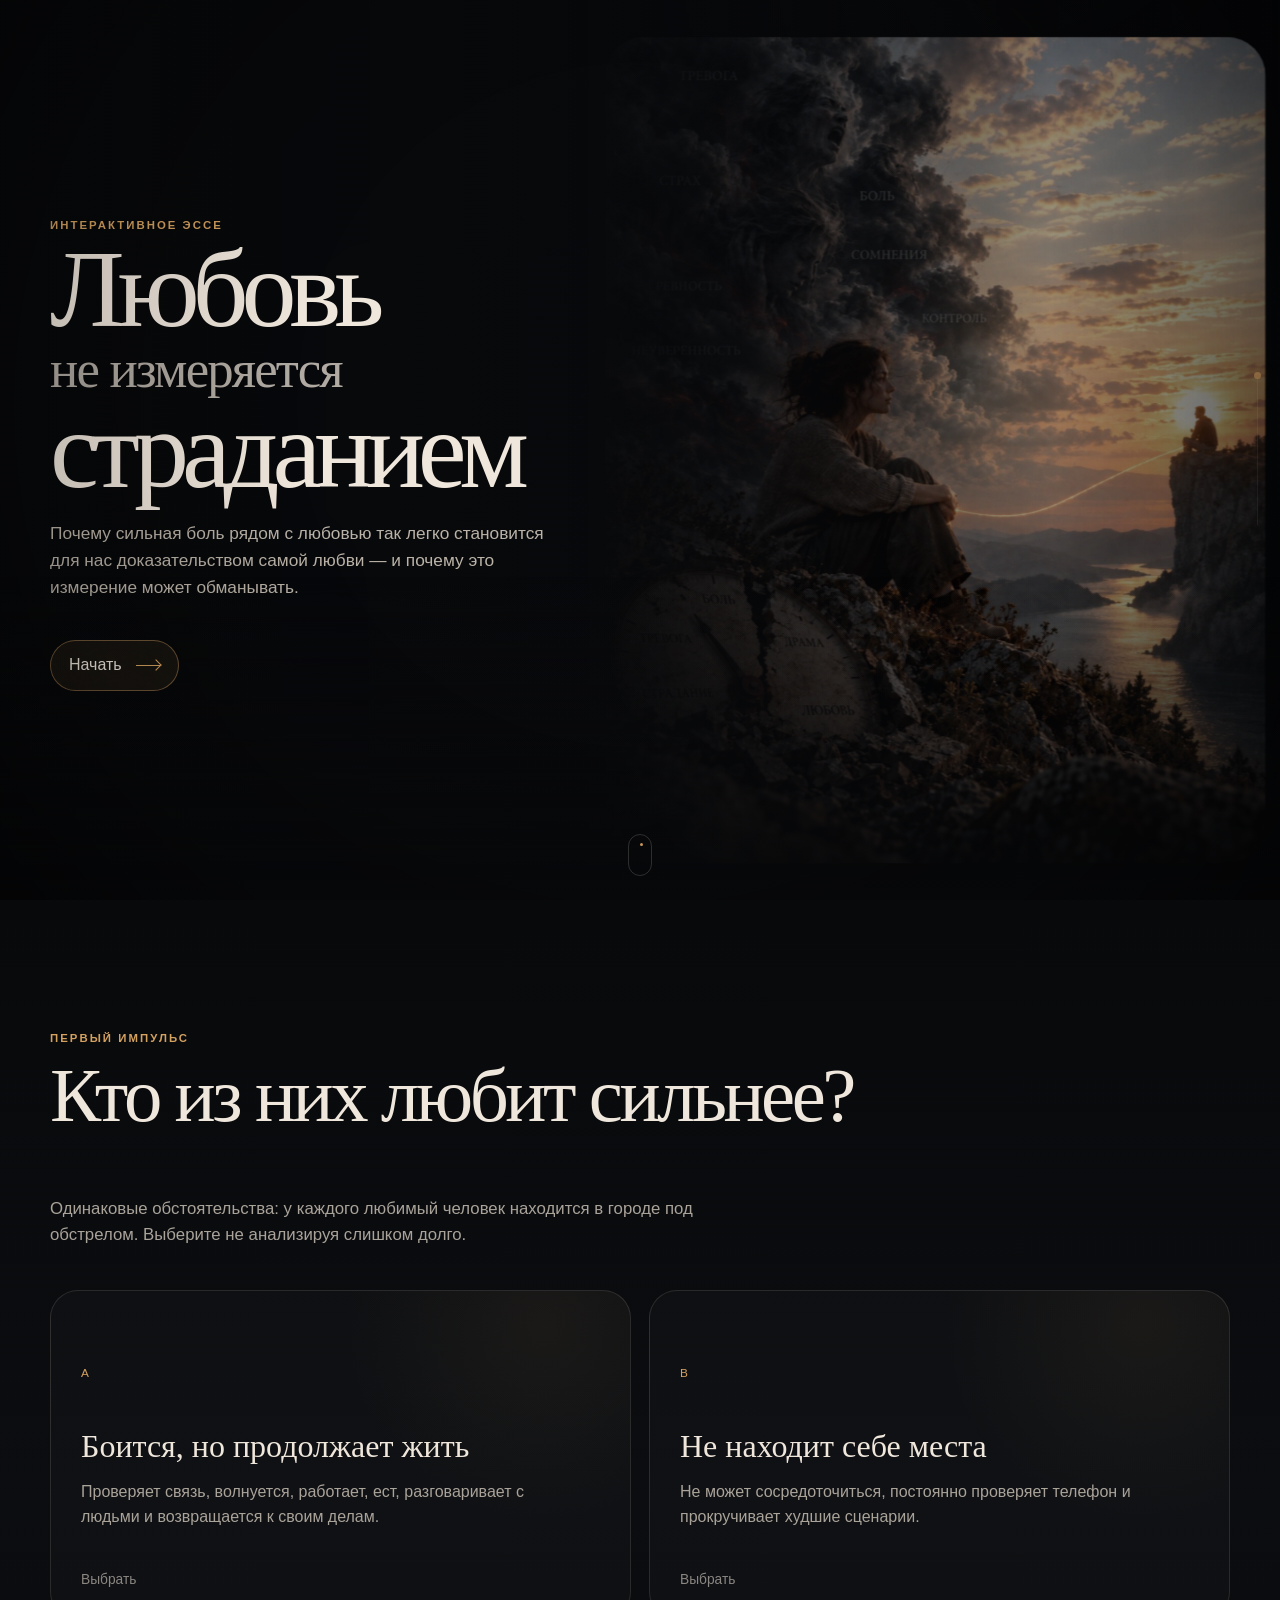
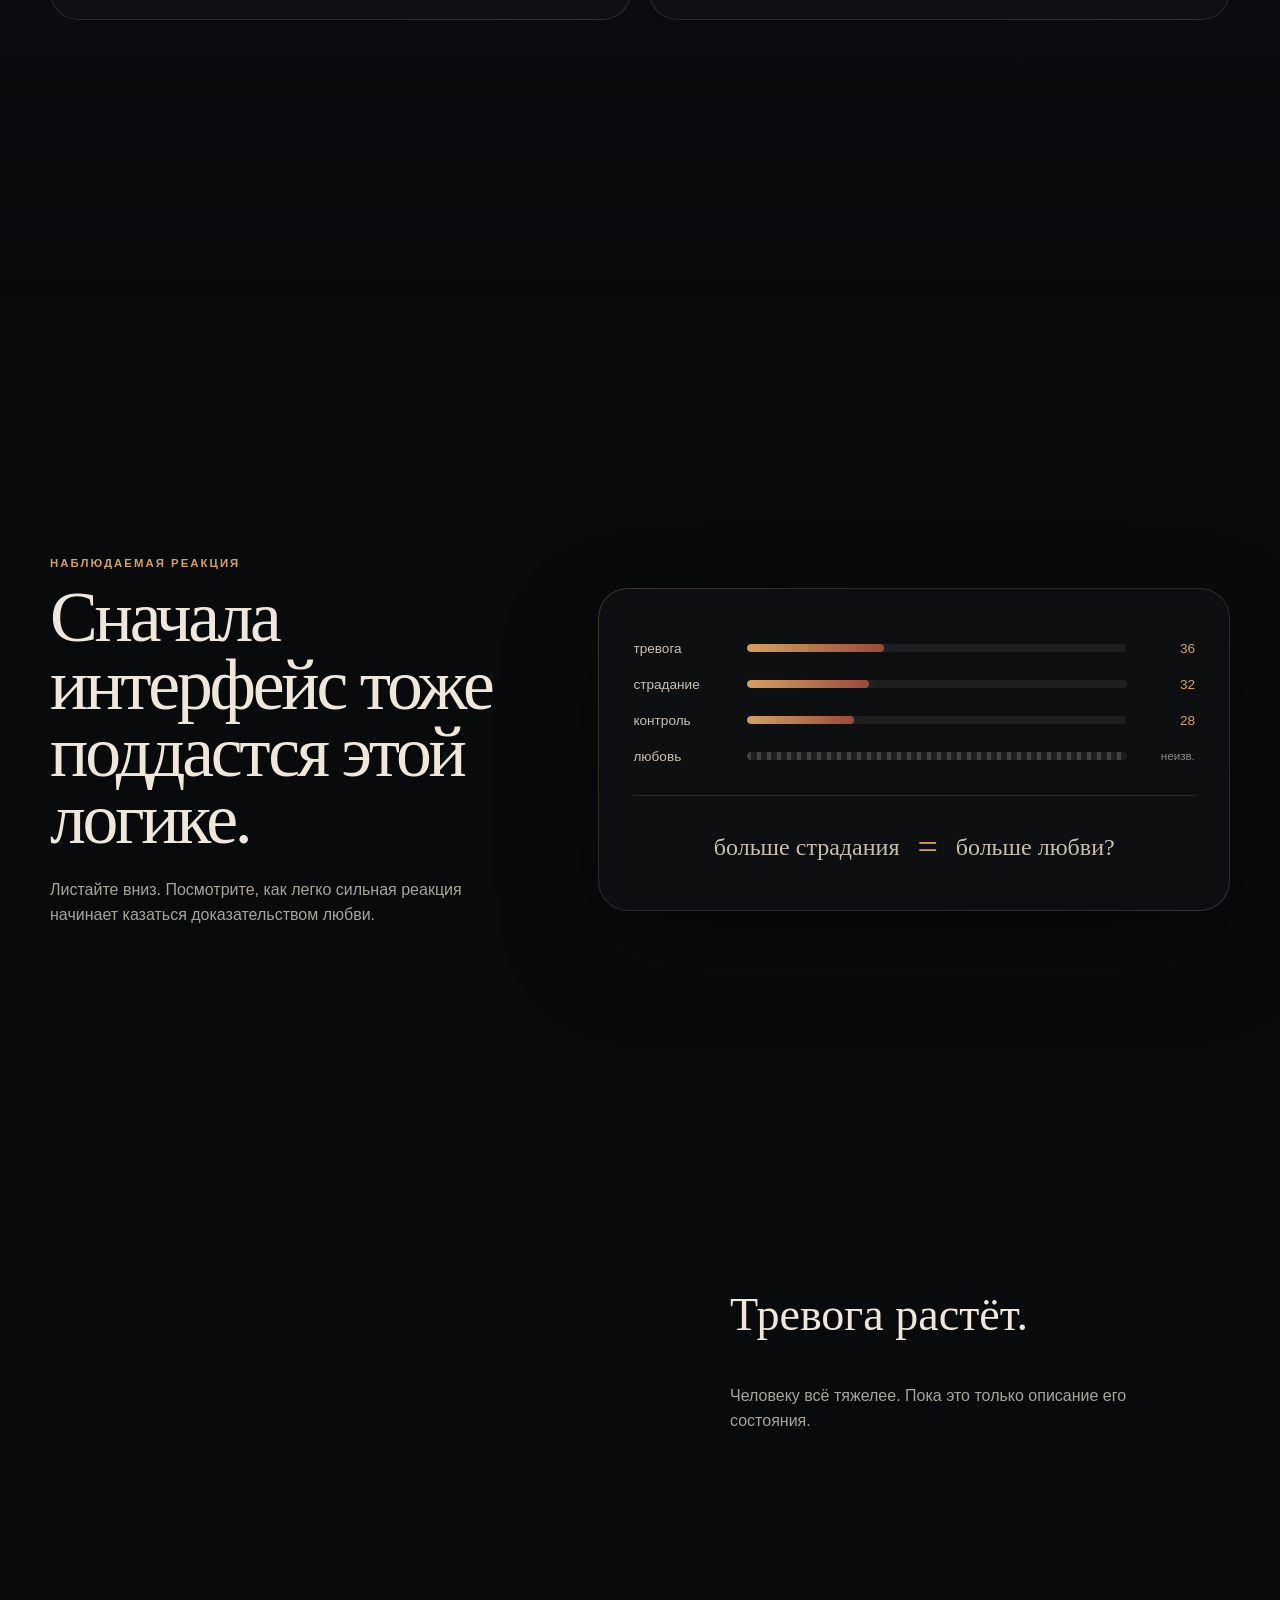
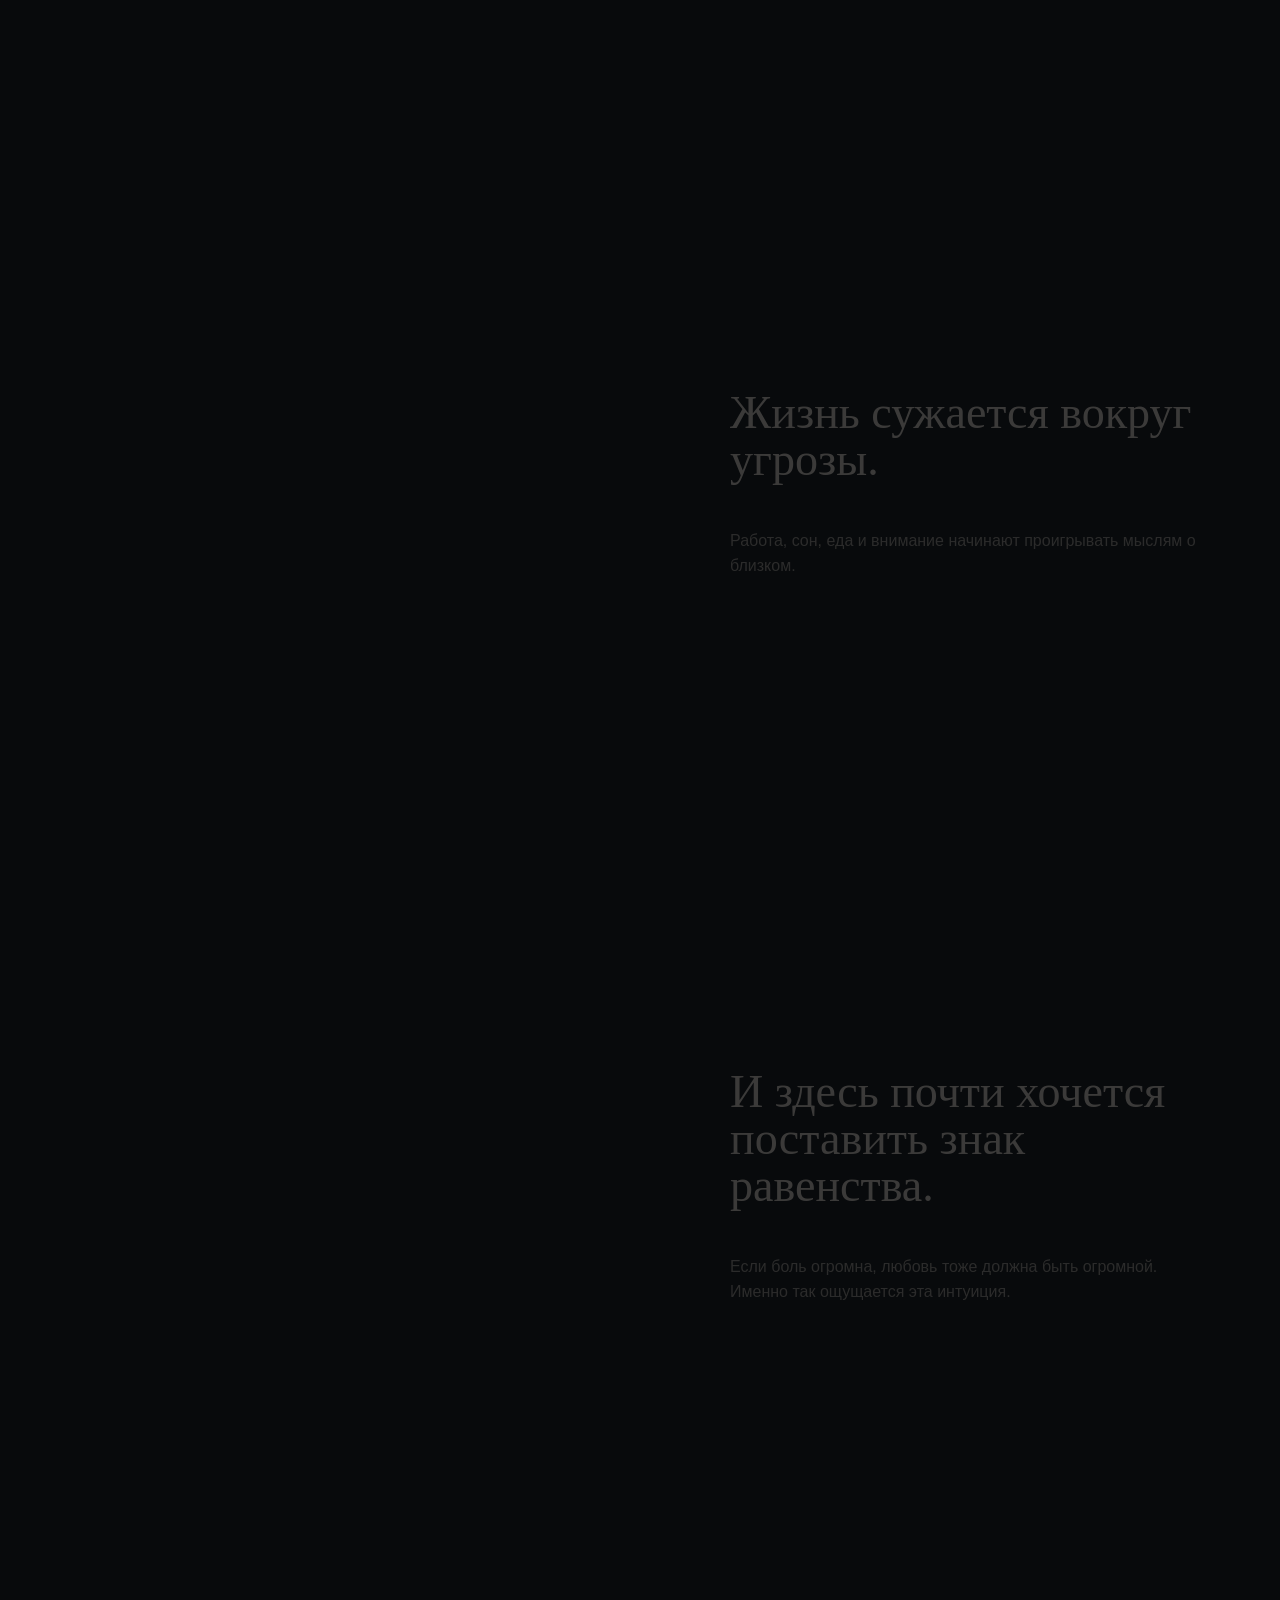
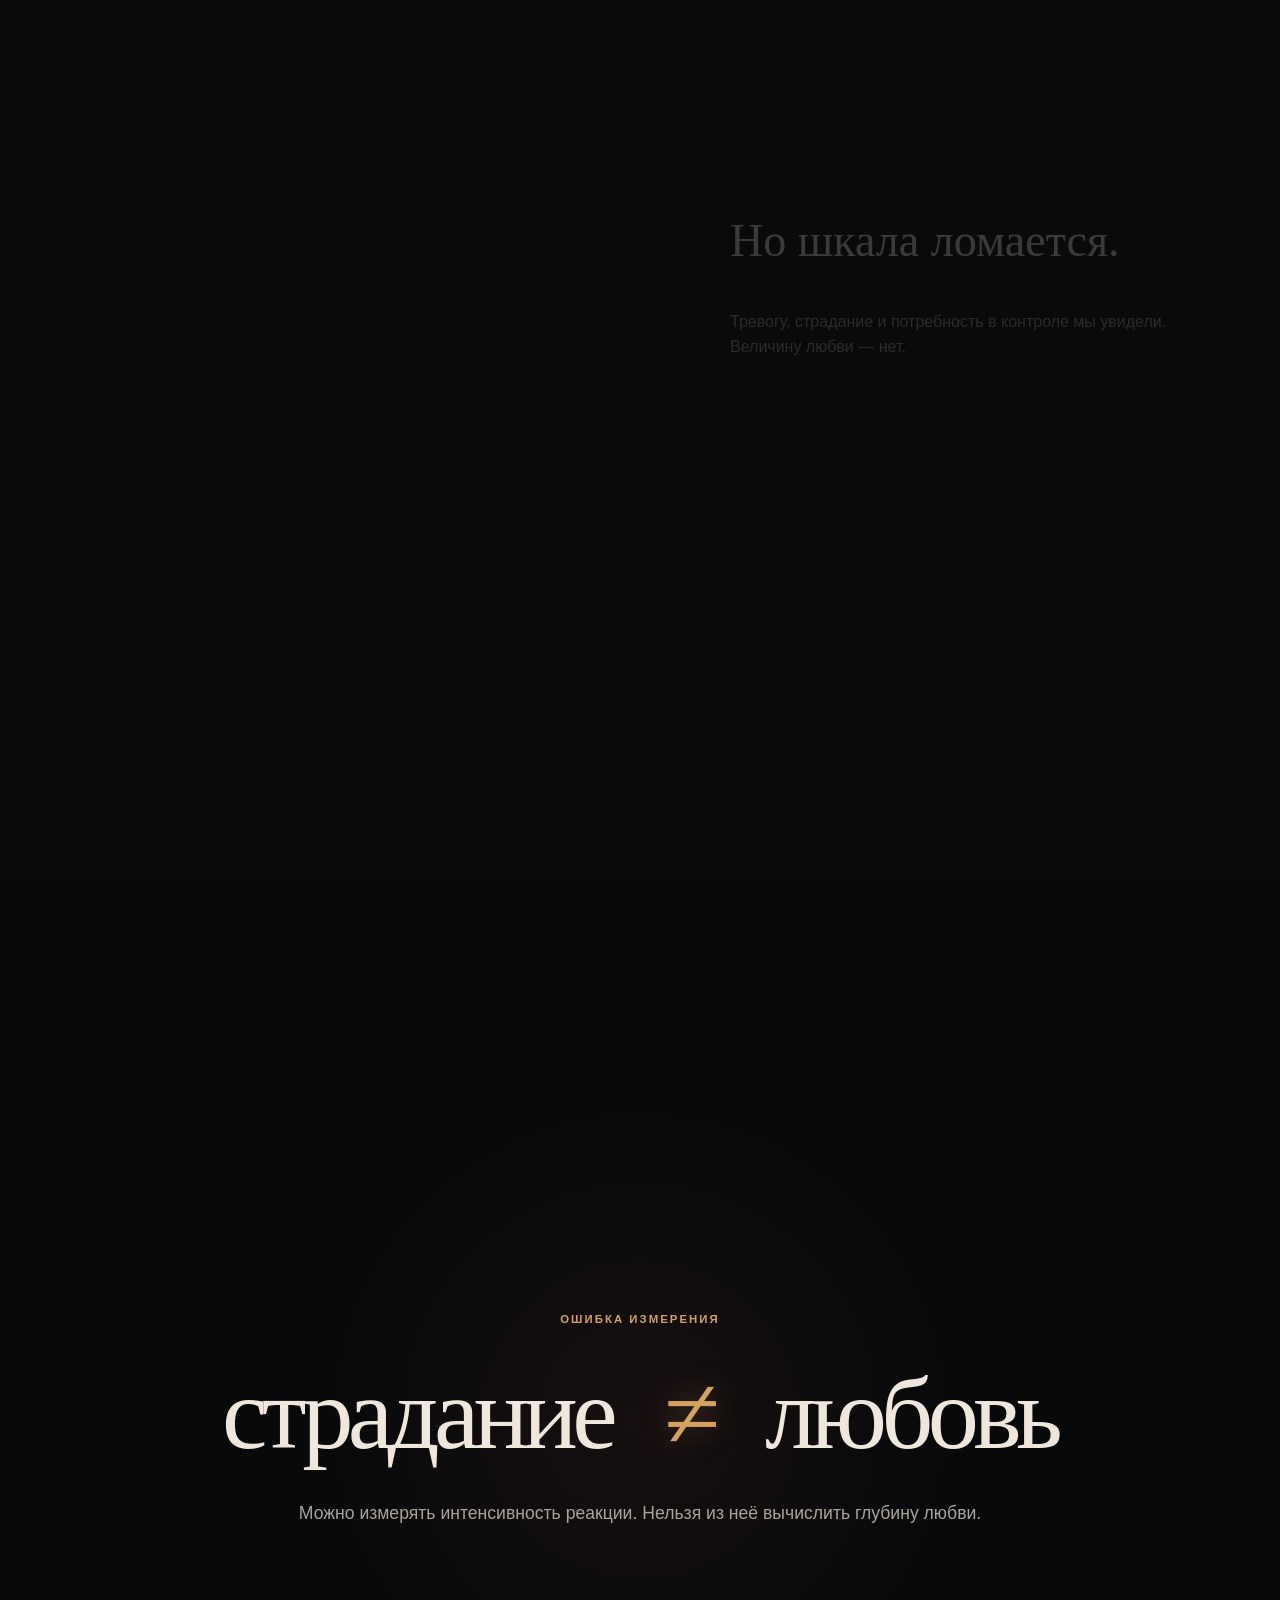
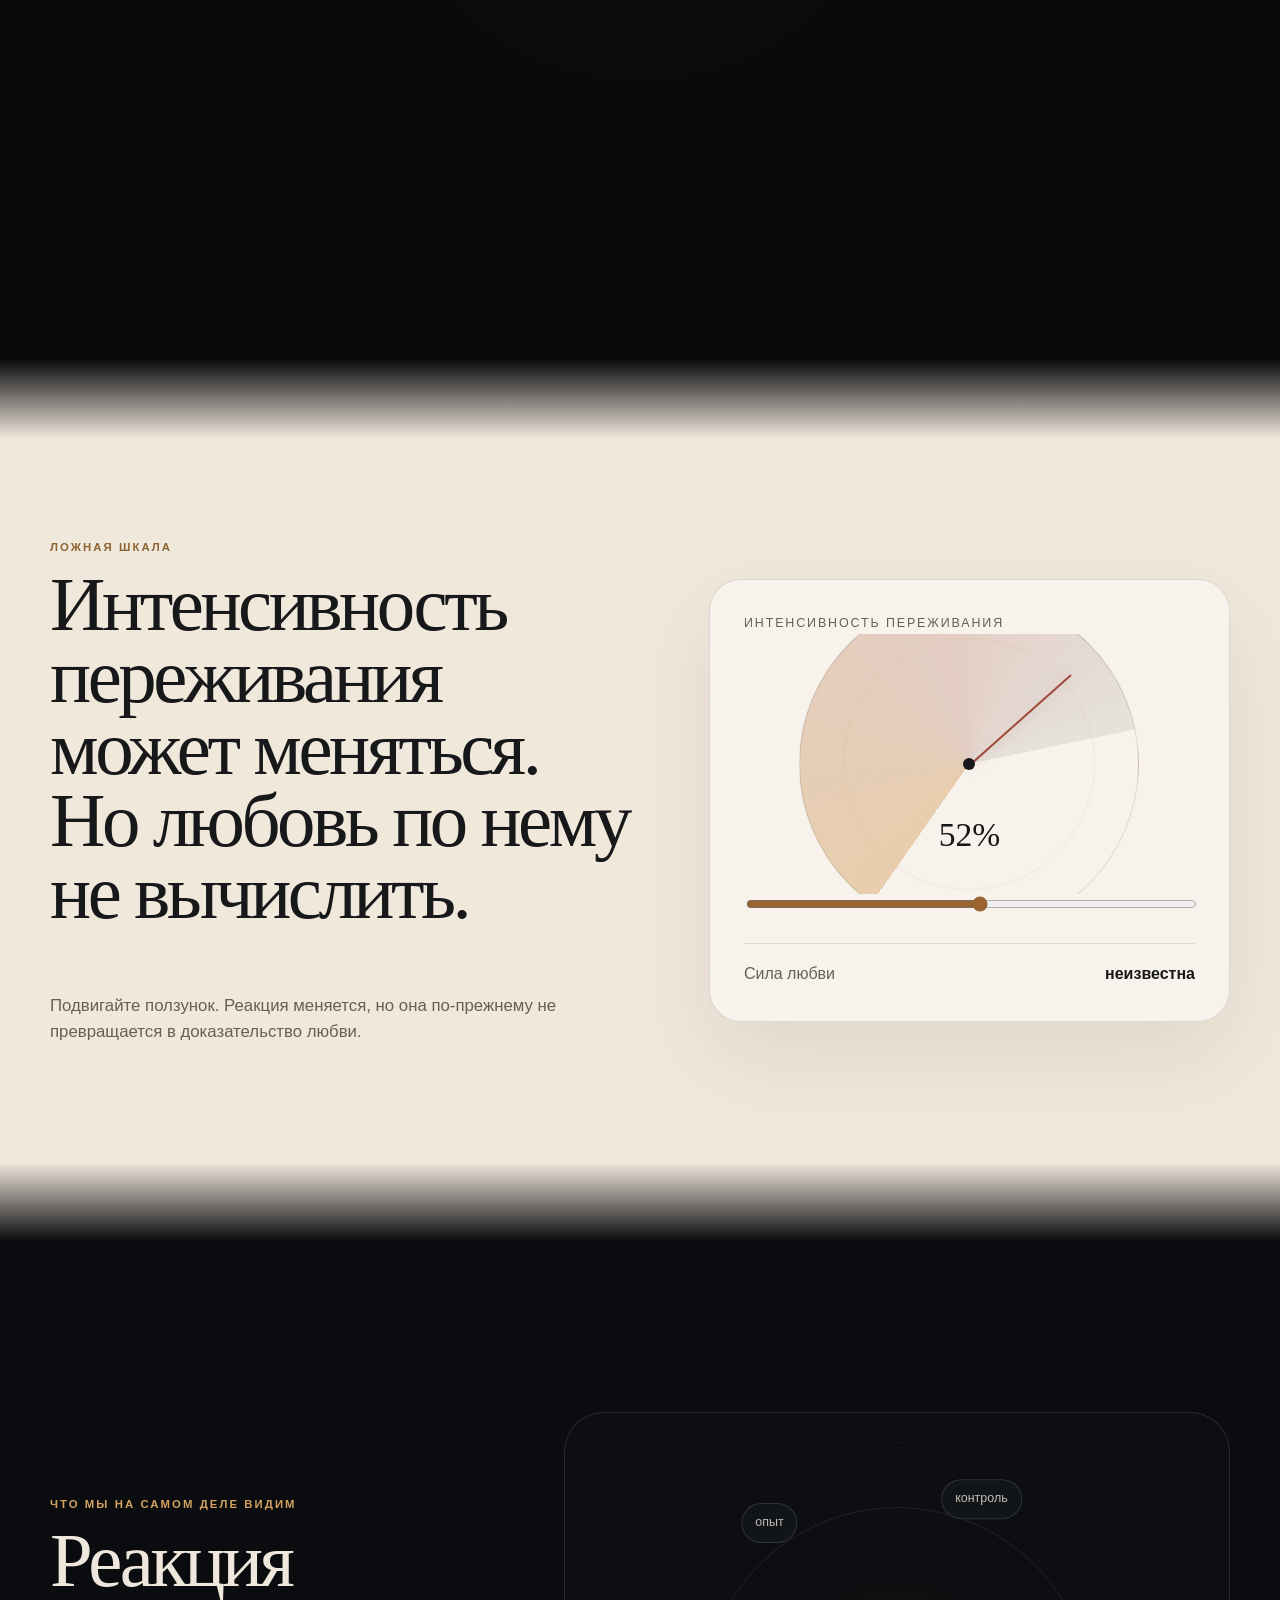
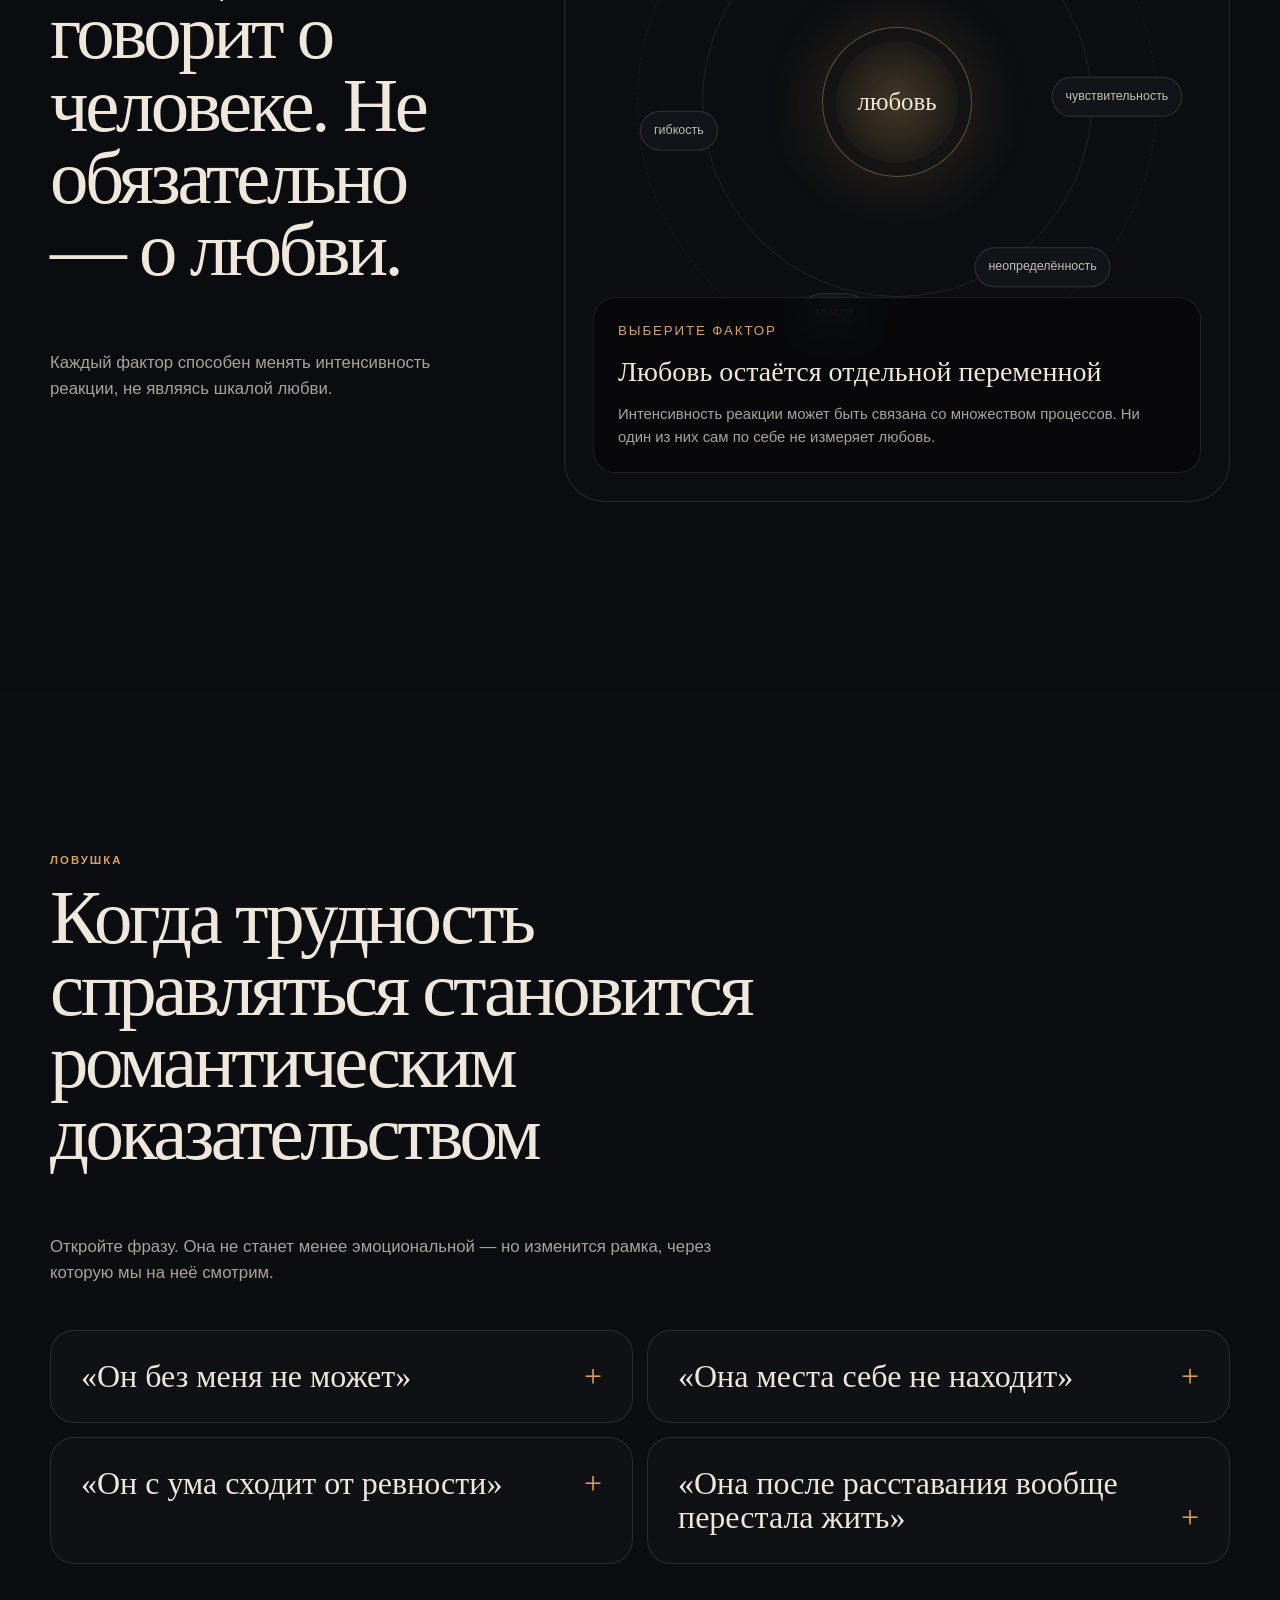
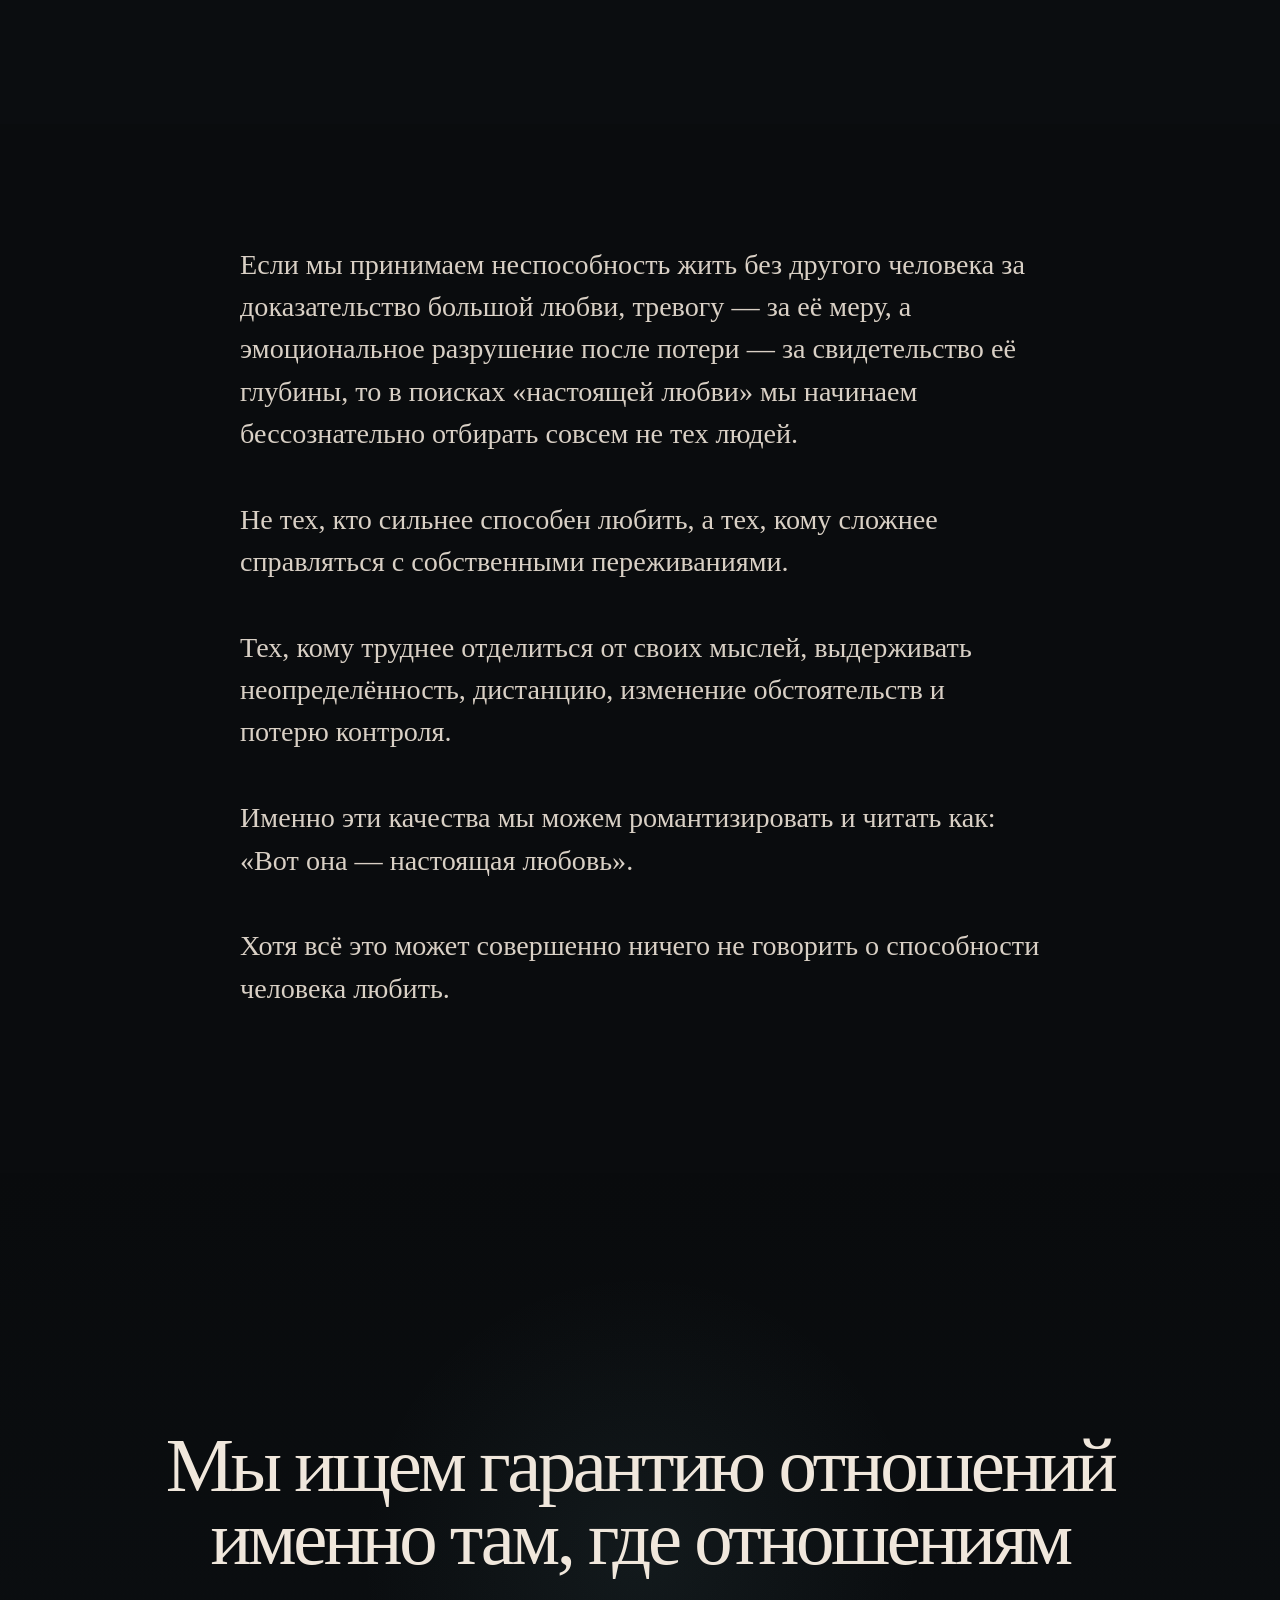
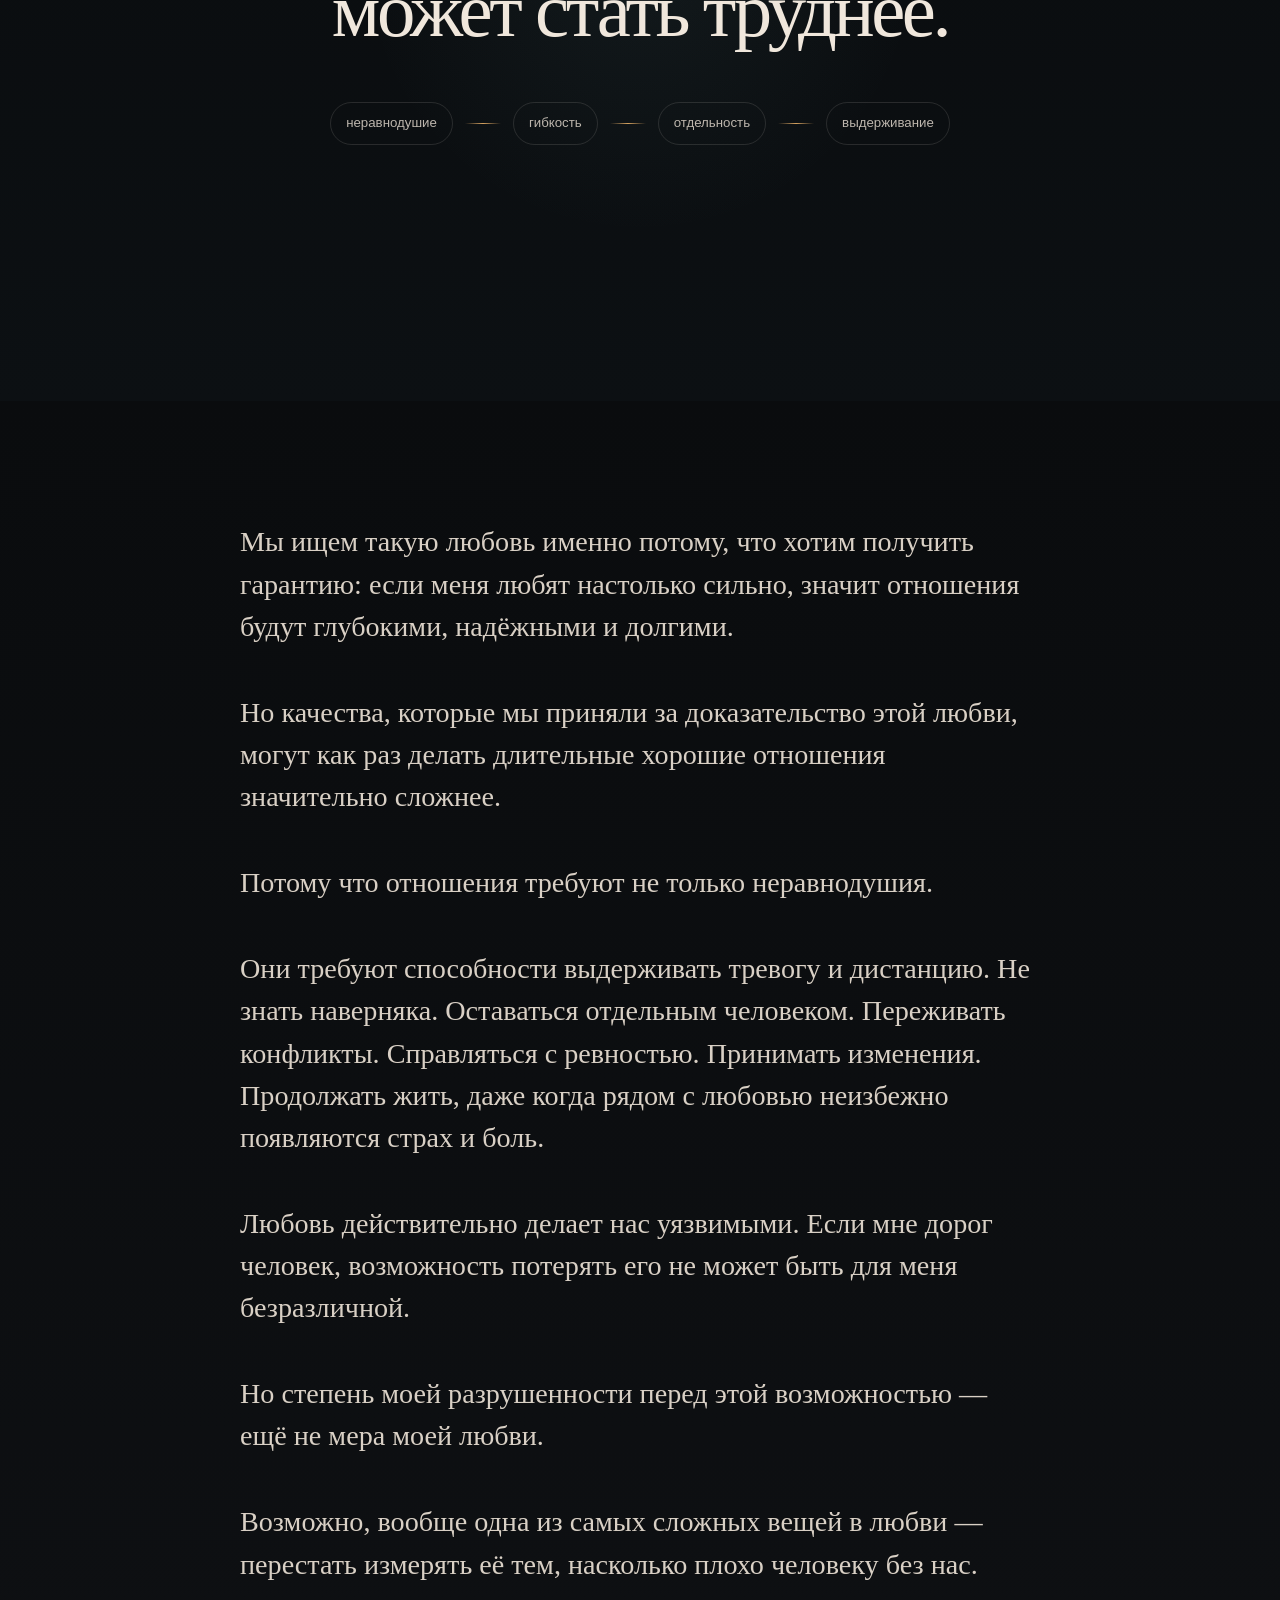
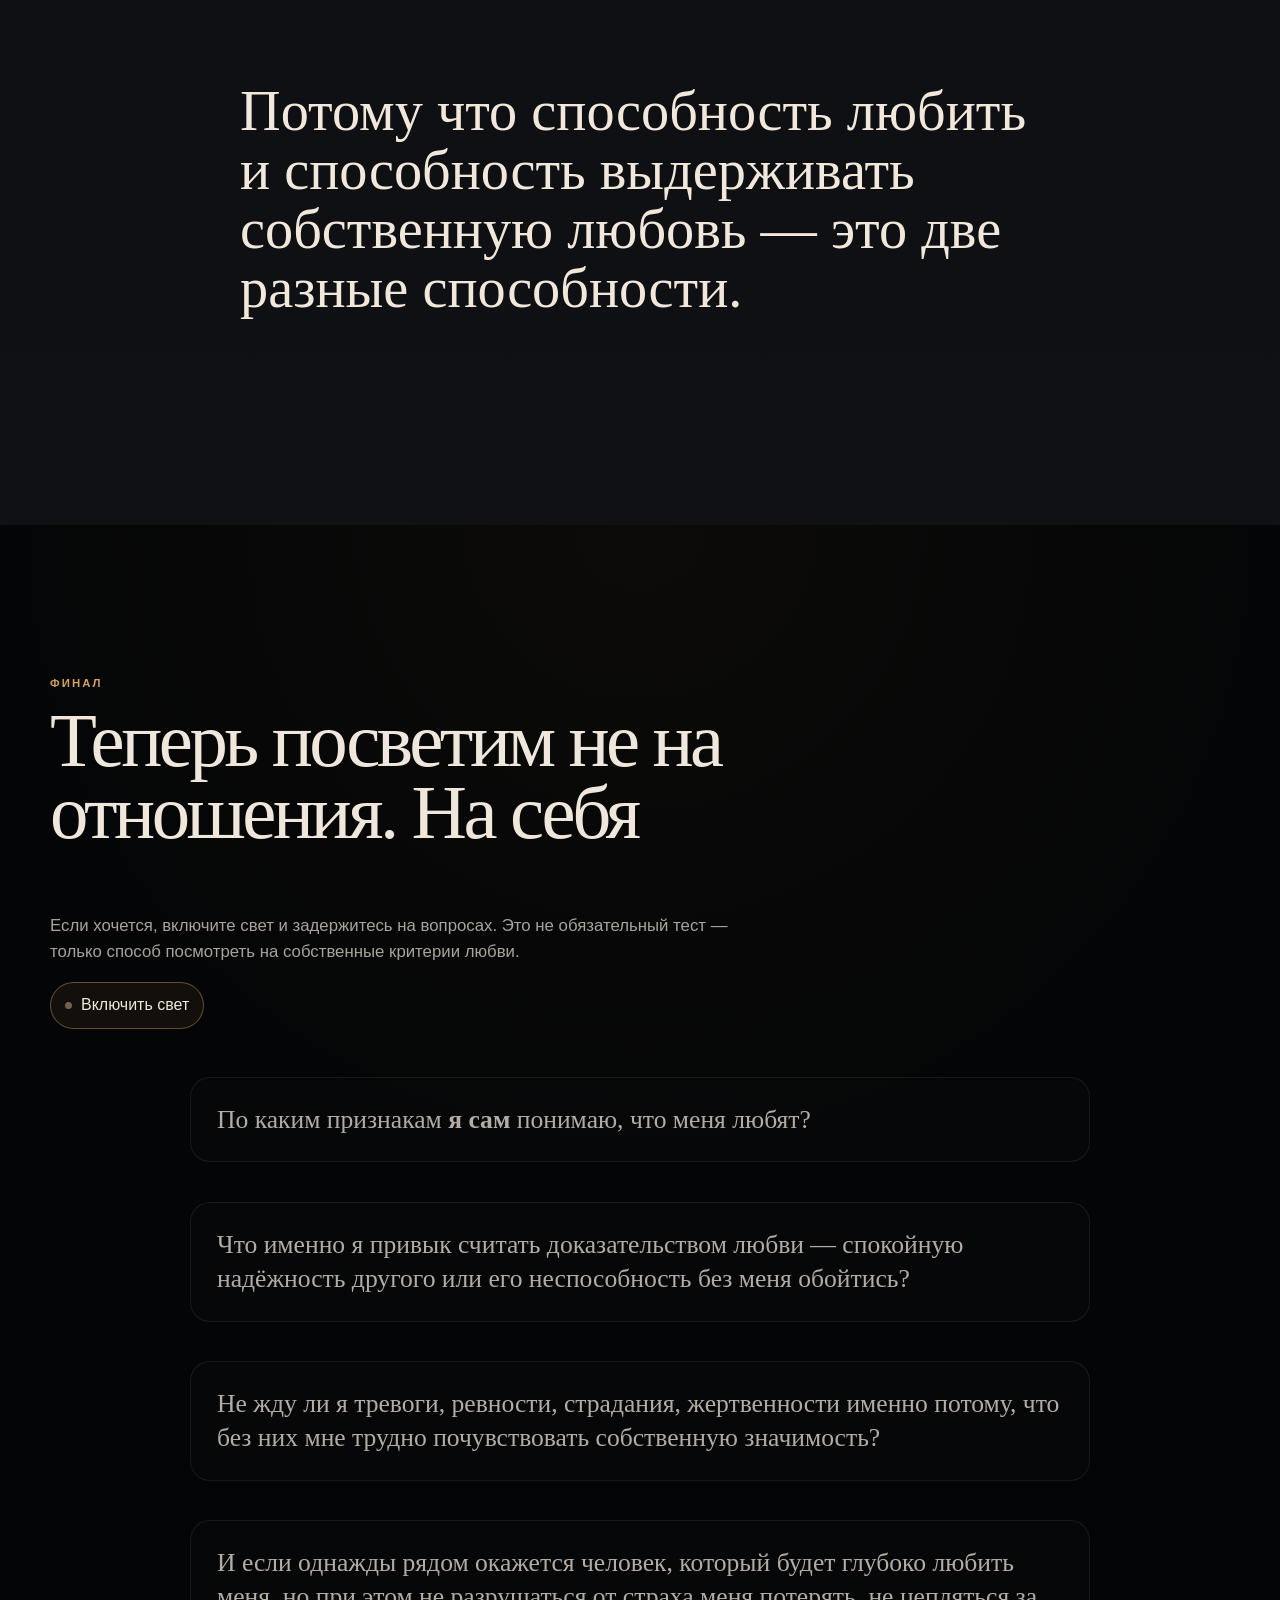
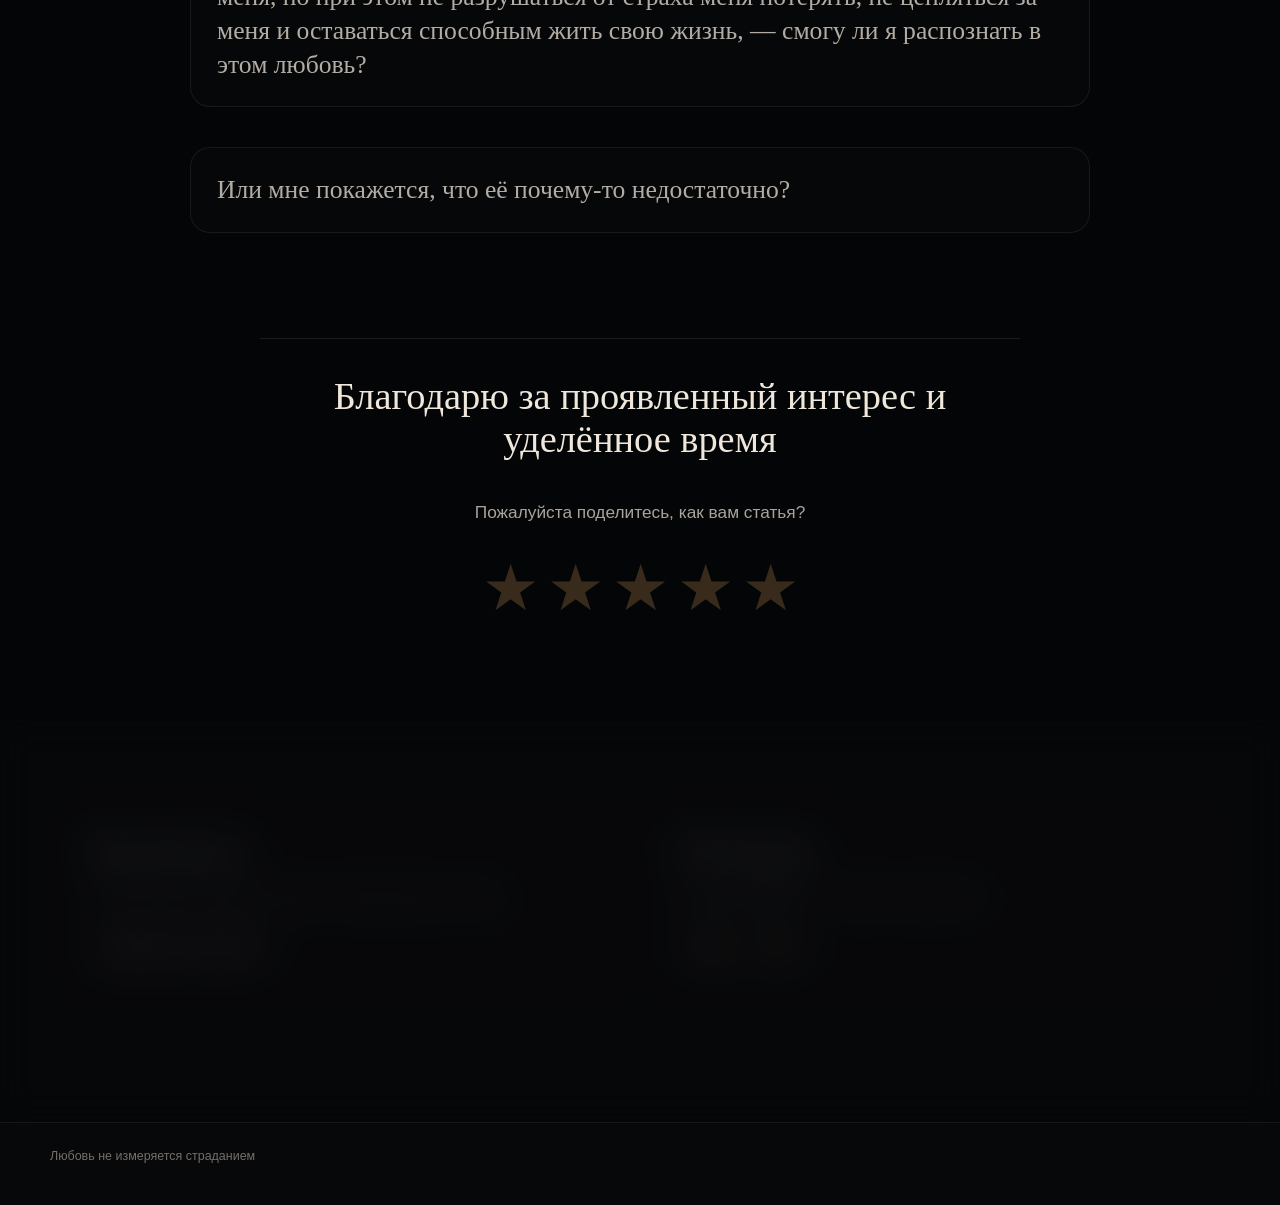
<file: cinematic/index.html>
<!doctype html>
<html lang="ru" class="no-js">
<head>
  <meta charset="utf-8">
  <meta name="viewport" content="width=device-width,initial-scale=1,viewport-fit=cover">
  <meta name="theme-color" content="#08090b">
  <meta name="color-scheme" content="dark">
  <title>Любовь не измеряется страданием — cinematic edition</title>
  <meta name="description" content="Кинематографическое интерактивное веб-эссе о том, почему интенсивность страдания не является мерой любви.">
  <meta property="og:title" content="Любовь не измеряется страданием">
  <meta property="og:description" content="Кинематографическое интерактивное веб-эссе.">
  <meta property="og:type" content="article">
  <meta property="og:url" content="https://legendpsy.github.io/love-essay/cinematic/">
  <script>document.documentElement.classList.remove('no-js');document.documentElement.classList.add('js');</script>
  <link rel="stylesheet" href="styles.css">
</head>
<body>
  <canvas id="shader" class="shader" aria-hidden="true"></canvas>
  <div class="grain" aria-hidden="true"></div>
  <div class="vignette" aria-hidden="true"></div>

  <aside class="progress" aria-label="Прогресс чтения">
    <span class="progress__line"><i id="progressFill"></i></span>
    <span class="progress__dot" id="progressDot"></span>
  </aside>

  <header class="hero scene" id="top" data-scene="hero">
    <div class="hero__image-wrap" aria-hidden="true">
      <img class="hero__image" src="assets/hero.jpg" width="1200" height="1499" alt="" fetchpriority="high" decoding="async">
      <div class="hero__image-light"></div>
    </div>
    <div class="shell hero__content">
      <p class="eyebrow">Интерактивное эссе</p>
      <h1 aria-label="Любовь не измеряется страданием">
        <span>Любовь</span>
        <span>не измеряется</span>
        <span>страданием</span>
      </h1>
      <p class="hero__lead">Почему сильная боль рядом с любовью так легко становится для нас доказательством самой любви — и почему это измерение может обманывать.</p>
      <button class="hero__start" id="startBtn" type="button">
        <span>Начать</span>
        <i aria-hidden="true"></i>
      </button>
    </div>
    <div class="scroll-cue" aria-hidden="true"><span></span></div>
  </header>

  <main>
    <section class="scene intro" id="intuition" data-scene="intuition">
      <div class="shell">
        <div class="section-head reveal">
          <p class="overline">Первый импульс</p>
          <h2>Кто из них любит сильнее?</h2>
          <p>Одинаковые обстоятельства: у каждого любимый человек находится в городе под обстрелом. Выберите не анализируя слишком долго.</p>
        </div>

        <div class="choice-grid">
          <button class="choice-card reveal" type="button" data-choice="calm">
            <span class="choice-card__letter">A</span>
            <strong>Боится, но продолжает жить</strong>
            <p>Проверяет связь, волнуется, работает, ест, разговаривает с людьми и возвращается к своим делам.</p>
            <span class="choice-card__cta">Выбрать</span>
          </button>

          <button class="choice-card reveal" type="button" data-choice="intense">
            <span class="choice-card__letter">B</span>
            <strong>Не находит себе места</strong>
            <p>Не может сосредоточиться, постоянно проверяет телефон и прокручивает худшие сценарии.</p>
            <span class="choice-card__cta">Выбрать</span>
          </button>
        </div>

        <div class="choice-result" id="choiceResult" aria-live="polite"></div>
      </div>
    </section>

    <section class="scene reaction" id="reaction" data-scene="reaction">
      <div class="reaction__sticky">
        <div class="shell reaction__layout">
          <div class="reaction__copy">
            <p class="overline">Наблюдаемая реакция</p>
            <h2>Сначала интерфейс тоже поддастся этой логике.</h2>
            <p>Листайте вниз. Посмотрите, как легко сильная реакция начинает казаться доказательством любви.</p>
          </div>

          <div class="instrument" aria-label="Изменение интенсивности переживания">
            <div class="instrument__row">
              <span>тревога</span>
              <i><b data-bar="anxiety"></b></i>
              <output data-out="anxiety">36</output>
            </div>
            <div class="instrument__row">
              <span>страдание</span>
              <i><b data-bar="pain"></b></i>
              <output data-out="pain">32</output>
            </div>
            <div class="instrument__row">
              <span>контроль</span>
              <i><b data-bar="control"></b></i>
              <output data-out="control">28</output>
            </div>
            <div class="instrument__row instrument__row--unknown">
              <span>любовь</span>
              <i><b></b></i>
              <output>неизв.</output>
            </div>
            <div class="equation" id="equation">
              <span>больше страдания</span><em>=</em><span>больше любви?</span>
            </div>
          </div>
        </div>
      </div>

      <div class="reaction__steps shell">
        <article class="reaction-step" data-step="0">
          <h3>Тревога растёт.</h3>
          <p>Человеку всё тяжелее. Пока это только описание его состояния.</p>
        </article>
        <article class="reaction-step" data-step="1">
          <h3>Жизнь сужается вокруг угрозы.</h3>
          <p>Работа, сон, еда и внимание начинают проигрывать мыслям о близком.</p>
        </article>
        <article class="reaction-step" data-step="2">
          <h3>И здесь почти хочется поставить знак равенства.</h3>
          <p>Если боль огромна, любовь тоже должна быть огромной. Именно так ощущается эта интуиция.</p>
        </article>
        <article class="reaction-step reaction-step--break" data-step="3">
          <h3>Но шкала ломается.</h3>
          <p>Тревогу, страдание и потребность в контроле мы увидели. Величину любви — нет.</p>
        </article>
      </div>
    </section>

    <section class="scene fracture" id="fracture" data-scene="fracture">
      <div class="shell fracture__inner">
        <p class="overline reveal">Ошибка измерения</p>
        <div class="fracture-word" id="fractureWord" aria-label="Страдание не равно любовь">
          <span>страдание</span>
          <b>≠</b>
          <span>любовь</span>
        </div>
        <p class="fracture__caption reveal">Можно измерять интенсивность реакции. Нельзя из неё вычислить глубину любви.</p>
      </div>
    </section>

    <section class="scene meter" id="meter" data-scene="meter">
      <div class="shell meter__layout">
        <div class="section-head reveal">
          <p class="overline">Ложная шкала</p>
          <h2>Интенсивность переживания может меняться. Но любовь по нему не вычислить.</h2>
          <p>Подвигайте ползунок. Реакция меняется, но она по‑прежнему не превращается в доказательство любви.</p>
        </div>

        <div class="dial-card reveal">
          <div class="dial-card__label">Интенсивность переживания</div>
          <div class="dial" aria-hidden="true">
            <span class="dial__halo"></span>
            <i class="dial__needle" id="dialNeedle"></i>
            <b class="dial__hub"></b>
            <output id="dialValue">52%</output>
          </div>
          <input id="intensityRange" type="range" min="0" max="100" value="52" aria-label="Интенсивность переживания">
          <div class="dial-card__bottom">
            <span>Сила любви</span>
            <strong>неизвестна</strong>
          </div>
        </div>
      </div>
    </section>

    <section class="scene orbit" id="orbit" data-scene="orbit">
      <div class="shell orbit__layout">
        <div class="section-head reveal">
          <p class="overline">Что мы на самом деле видим</p>
          <h2>Реакция говорит о человеке. Не обязательно — о любви.</h2>
          <p>Каждый фактор способен менять интенсивность реакции, не являясь шкалой любви.</p>
        </div>

        <div class="orbit-stage reveal" id="orbitStage">
          <div class="orbit-ring orbit-ring--a"></div>
          <div class="orbit-ring orbit-ring--b"></div>
          <button class="orbit-core" type="button" data-factor="love"><span>любовь</span></button>

          <button class="orbit-node" style="--a:0deg;--r:1" data-factor="uncertainty">неопределённость</button>
          <button class="orbit-node" style="--a:58deg;--r:1" data-factor="thoughts">мысли</button>
          <button class="orbit-node" style="--a:124deg;--r:1" data-factor="flexibility">гибкость</button>
          <button class="orbit-node" style="--a:186deg;--r:1" data-factor="experience">опыт</button>
          <button class="orbit-node" style="--a:244deg;--r:1" data-factor="control">контроль</button>
          <button class="orbit-node" style="--a:310deg;--r:1" data-factor="sensitivity">чувствительность</button>

          <div class="factor-card" id="factorCard">
            <small>Выберите фактор</small>
            <h3>Любовь остаётся отдельной переменной</h3>
            <p>Интенсивность реакции может быть связана со множеством процессов. Ни один из них сам по себе не измеряет любовь.</p>
          </div>
        </div>
      </div>
    </section>

    <section class="scene trap" id="trap" data-scene="trap">
      <div class="shell">
        <div class="section-head reveal">
          <p class="overline">Ловушка</p>
          <h2>Когда трудность справляться становится романтическим доказательством</h2>
          <p>Откройте фразу. Она не станет менее эмоциональной — но изменится рамка, через которую мы на неё смотрим.</p>
        </div>

        <div class="trap-grid">
          <details class="trap-card reveal">
            <summary>«Он без меня не может»</summary>
            <p>Это может звучать как исключительная любовь. Но может говорить и о трудности оставаться отдельным человеком без постоянной опоры на другого.</p>
          </details>
          <details class="trap-card reveal">
            <summary>«Она места себе не находит»</summary>
            <p>Сильнейшая тревога показывает интенсивность переживания. Она сама по себе не сообщает, насколько глубоко человек способен любить.</p>
          </details>
          <details class="trap-card reveal">
            <summary>«Он с ума сходит от ревности»</summary>
            <p>Ревность может быть связана с привязанностью, но также с угрозой, контролем, мыслями и непереносимостью неопределённости.</p>
          </details>
          <details class="trap-card reveal">
            <summary>«Она после расставания вообще перестала жить»</summary>
            <p>Разрушение после потери может быть огромным. Но превращать степень разрушенности в шкалу любви — отдельный вывод, а не факт.</p>
          </details>
        </div>
      </div>
    </section>

    <section class="scene prose-flow" data-scene="prose">
      <div class="shell prose">
        <p class="reveal">Если мы принимаем неспособность жить без другого человека за доказательство большой любви, тревогу — за её меру, а эмоциональное разрушение после потери — за свидетельство её глубины, то в поисках «настоящей любви» мы начинаем бессознательно отбирать совсем не тех людей.</p>
        <p class="reveal">Не тех, кто сильнее способен любить, а тех, кому сложнее справляться с собственными переживаниями.</p>
        <p class="reveal">Тех, кому труднее отделиться от своих мыслей, выдерживать неопределённость, дистанцию, изменение обстоятельств и потерю контроля.</p>
        <p class="reveal">Именно эти качества мы можем романтизировать и читать как: «Вот она — настоящая любовь».</p>
        <p class="reveal">Хотя всё это может совершенно ничего не говорить о способности человека любить.</p>
      </div>
    </section>

    <section class="scene paradox" id="paradox" data-scene="paradox">
      <div class="shell paradox__inner">
        <h2 class="reveal">Мы ищем гарантию отношений именно там, где отношениям может стать труднее.</h2>
        <div class="paradox-chain reveal" aria-hidden="true">
          <span>неравнодушие</span><i></i><span>гибкость</span><i></i><span>отдельность</span><i></i><span>выдерживание</span>
        </div>
      </div>
    </section>

    <section class="scene prose-flow prose-flow--light" data-scene="prose">
      <div class="shell prose">
        <p class="reveal">Мы ищем такую любовь именно потому, что хотим получить гарантию: если меня любят настолько сильно, значит отношения будут глубокими, надёжными и долгими.</p>
        <p class="reveal">Но качества, которые мы приняли за доказательство этой любви, могут как раз делать длительные хорошие отношения значительно сложнее.</p>
        <p class="reveal">Потому что отношения требуют не только неравнодушия.</p>
        <p class="reveal">Они требуют способности выдерживать тревогу и дистанцию. Не знать наверняка. Оставаться отдельным человеком. Переживать конфликты. Справляться с ревностью. Принимать изменения. Продолжать жить, даже когда рядом с любовью неизбежно появляются страх и боль.</p>
        <p class="reveal">Любовь действительно делает нас уязвимыми. Если мне дорог человек, возможность потерять его не может быть для меня безразличной.</p>
        <p class="reveal">Но степень моей разрушенности перед этой возможностью — ещё не мера моей любви.</p>
        <p class="reveal">Возможно, вообще одна из самых сложных вещей в любви — перестать измерять её тем, насколько плохо человеку без нас.</p>
        <p class="pull reveal">Потому что способность любить и способность выдерживать собственную любовь — это две разные способности.</p>
      </div>
    </section>

    <section class="scene flashlight" id="flashlight" data-scene="flashlight">
      <div class="flashlight__beam" id="flashBeam" aria-hidden="true"></div>
      <div class="shell flashlight__inner">
        <div class="section-head reveal">
          <p class="overline">Финал</p>
          <h2>Теперь посветим не на отношения. На себя</h2>
          <p>Если хочется, включите свет и задержитесь на вопросах. Это не обязательный тест — только способ посмотреть на собственные критерии любви.</p>
        </div>

        <button class="torch" id="torchBtn" type="button" aria-pressed="false"><span></span>Включить свет</button>

        <div class="questions" id="questions">
          <p class="question reveal">По каким признакам <strong>я сам</strong> понимаю, что меня любят?</p>
          <p class="question reveal">Что именно я привык считать доказательством любви — спокойную надёжность другого или его неспособность без меня обойтись?</p>
          <p class="question reveal">Не жду ли я тревоги, ревности, страдания, жертвенности именно потому, что без них мне трудно почувствовать собственную значимость?</p>
          <p class="question reveal">И если однажды рядом окажется человек, который будет глубоко любить меня, но при этом не разрушаться от страха меня потерять, не цепляться за меня и оставаться способным жить свою жизнь, — смогу ли я распознать в этом любовь?</p>
          <p class="question reveal">Или мне покажется, что её почему-то недостаточно?</p>
        </div>

        <div class="finale reveal">
          <p>Благодарю за проявленный интерес и уделённое время</p>
          <p class="rating-invite">Пожалуйста поделитесь, как вам статья?</p>
          <div class="stars" id="stars" aria-label="Оценить статью">
            <button type="button" data-rating="1" aria-label="1 звезда">★</button>
            <button type="button" data-rating="2" aria-label="2 звезды">★</button>
            <button type="button" data-rating="3" aria-label="3 звезды">★</button>
            <button type="button" data-rating="4" aria-label="4 звезды">★</button>
            <button type="button" data-rating="5" aria-label="5 звёзд">★</button>
          </div>
        </div>
      </div>
    </section>

    <section class="scene epilogue" id="epilogue" data-scene="epilogue">
      <div class="epilogue__veil" aria-hidden="true"></div>
      <div class="shell epilogue__inner">
        <article class="epilogue-card">
          <h3>Поделиться</h3>
          <p>Если эта мысль может оказаться полезной кому-то ещё.</p>
          <button type="button" id="shareBtn">Поделиться ссылкой</button>
        </article>
        <article class="epilogue-card">
          <h3>Об авторе</h3>
          <p>Алексей Давыдыч · психолог-консультант.</p>
          <div class="epilogue-links">
            <a href="https://alekseipsychology.tilda.ws/" target="_blank" rel="noopener noreferrer">Сайт</a>
            <a href="https://www.b17.ru/davydych_aleksey/?prt=724069" target="_blank" rel="noopener noreferrer">B17</a>
          </div>
        </article>
      </div>
    </section>
  </main>

  <footer class="footer">
    <div class="shell">Любовь не измеряется страданием</div>
  </footer>

  <script src="app.js" defer></script>
</body>
</html>
</file>
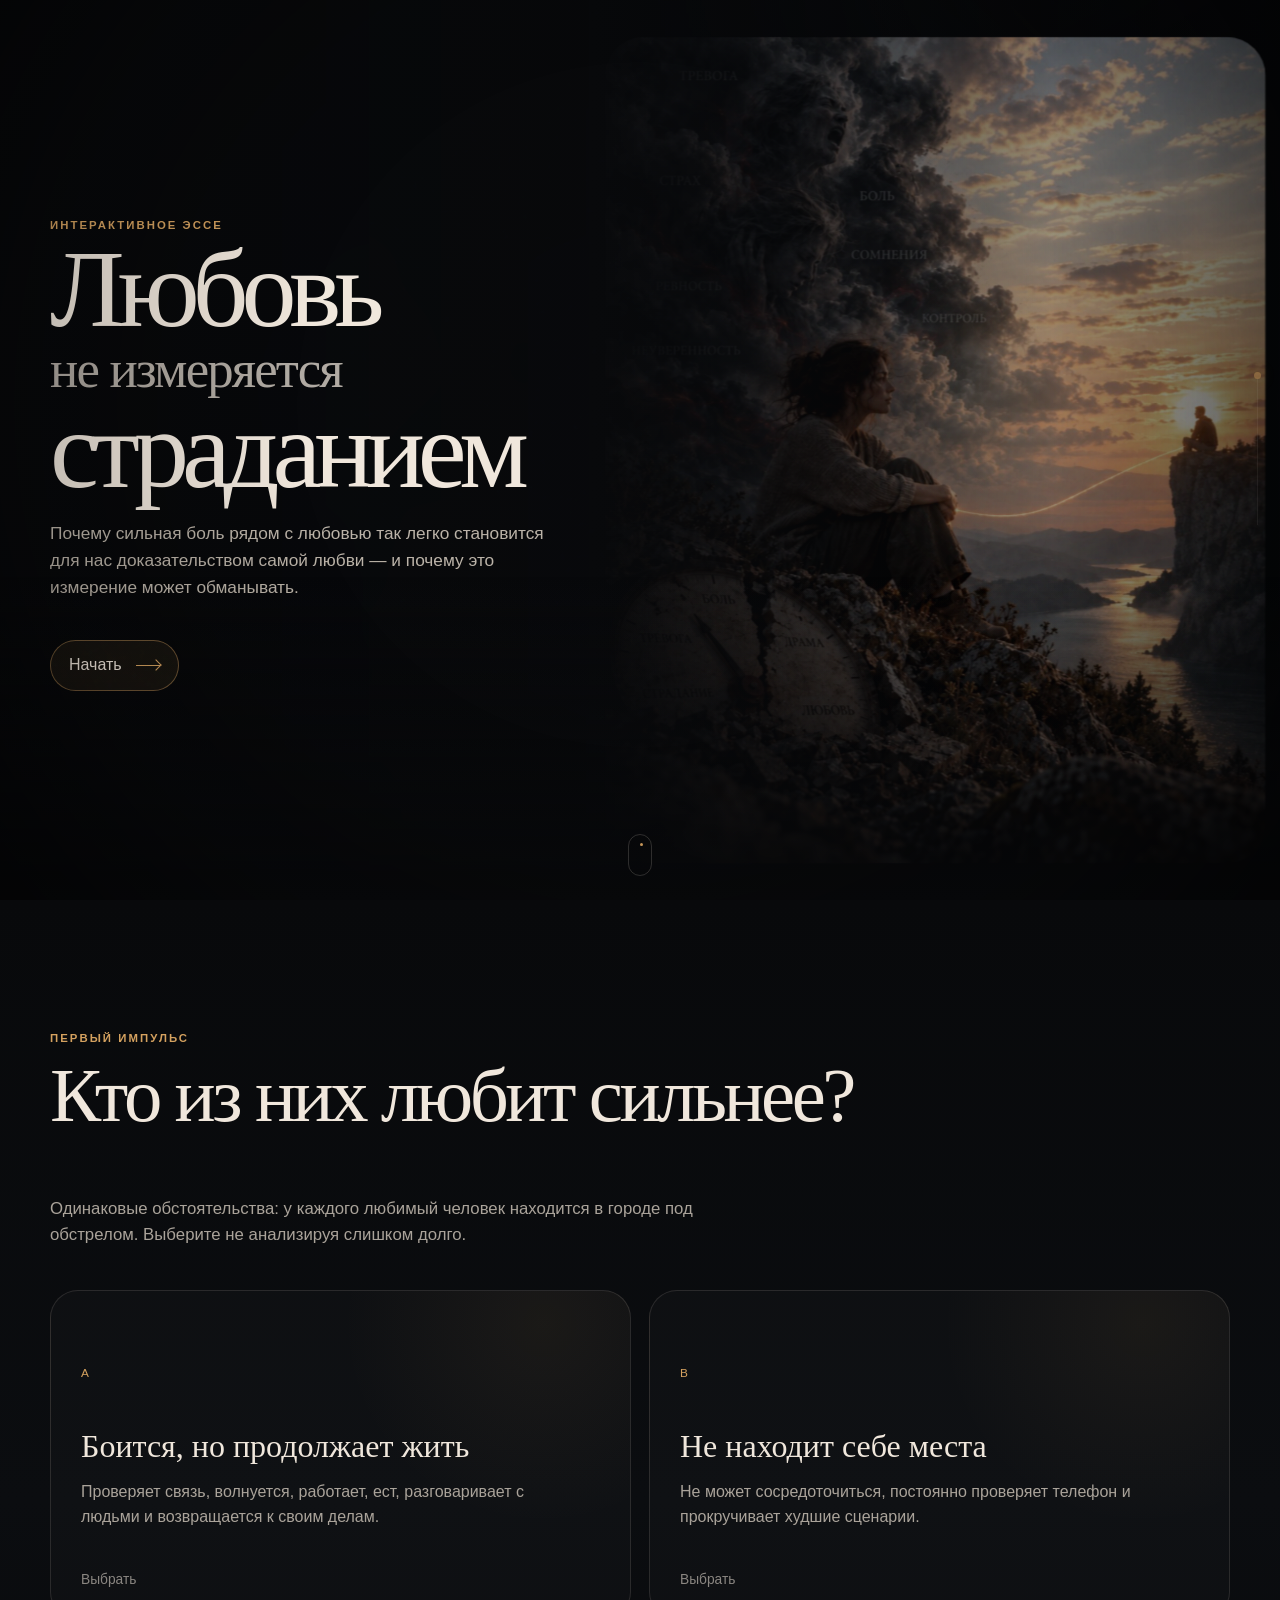
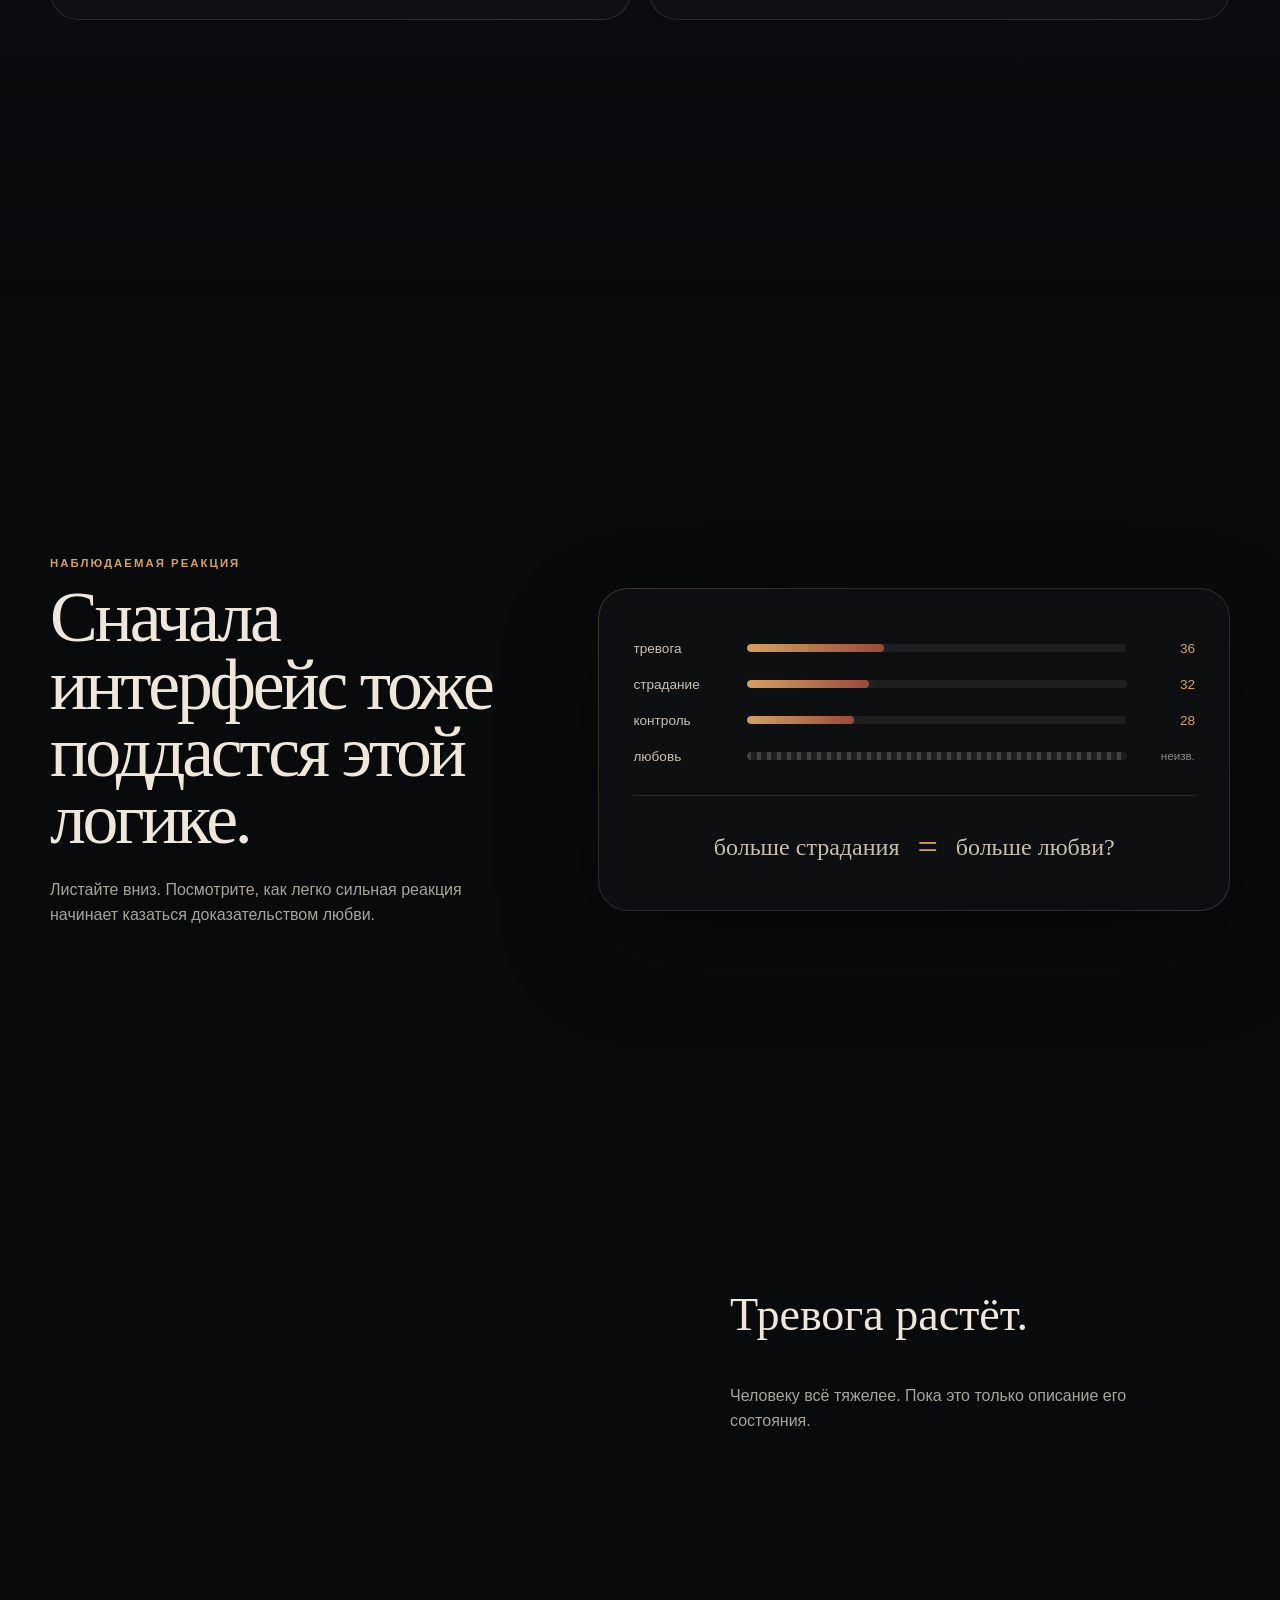
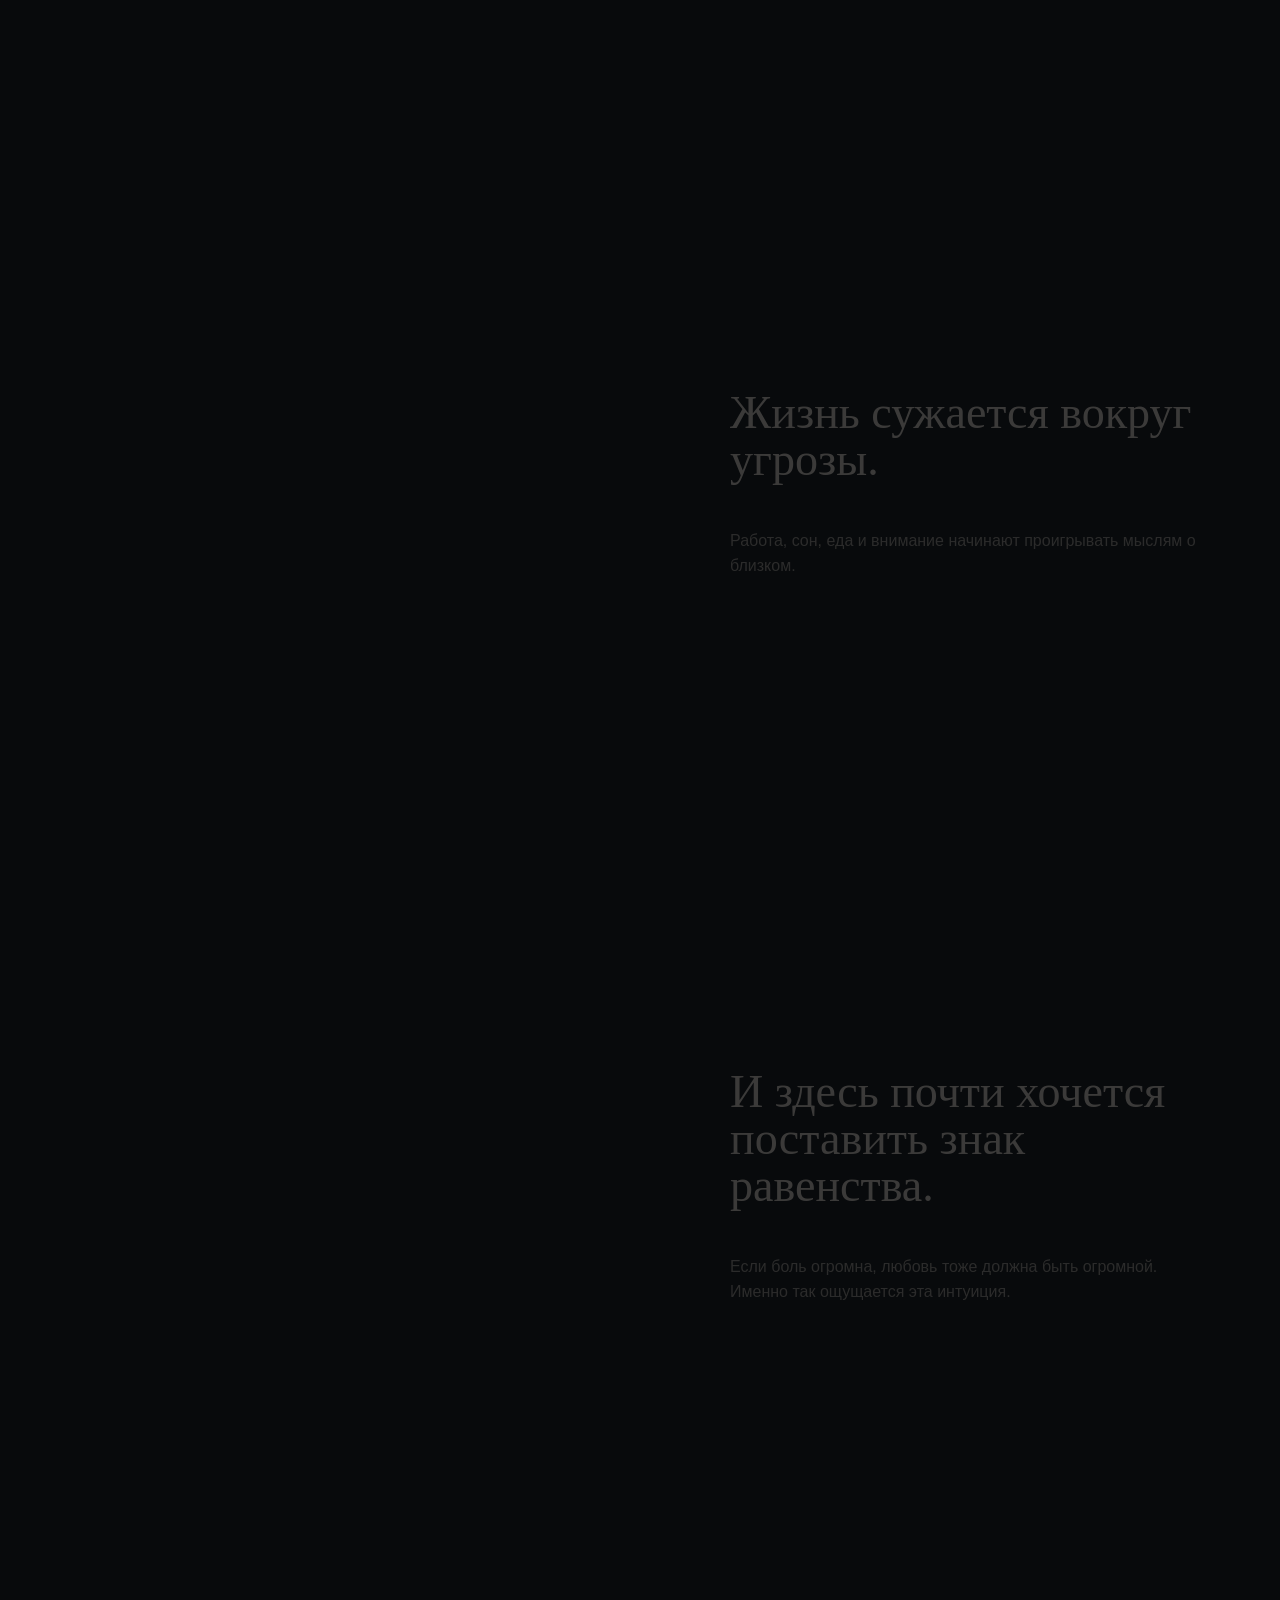
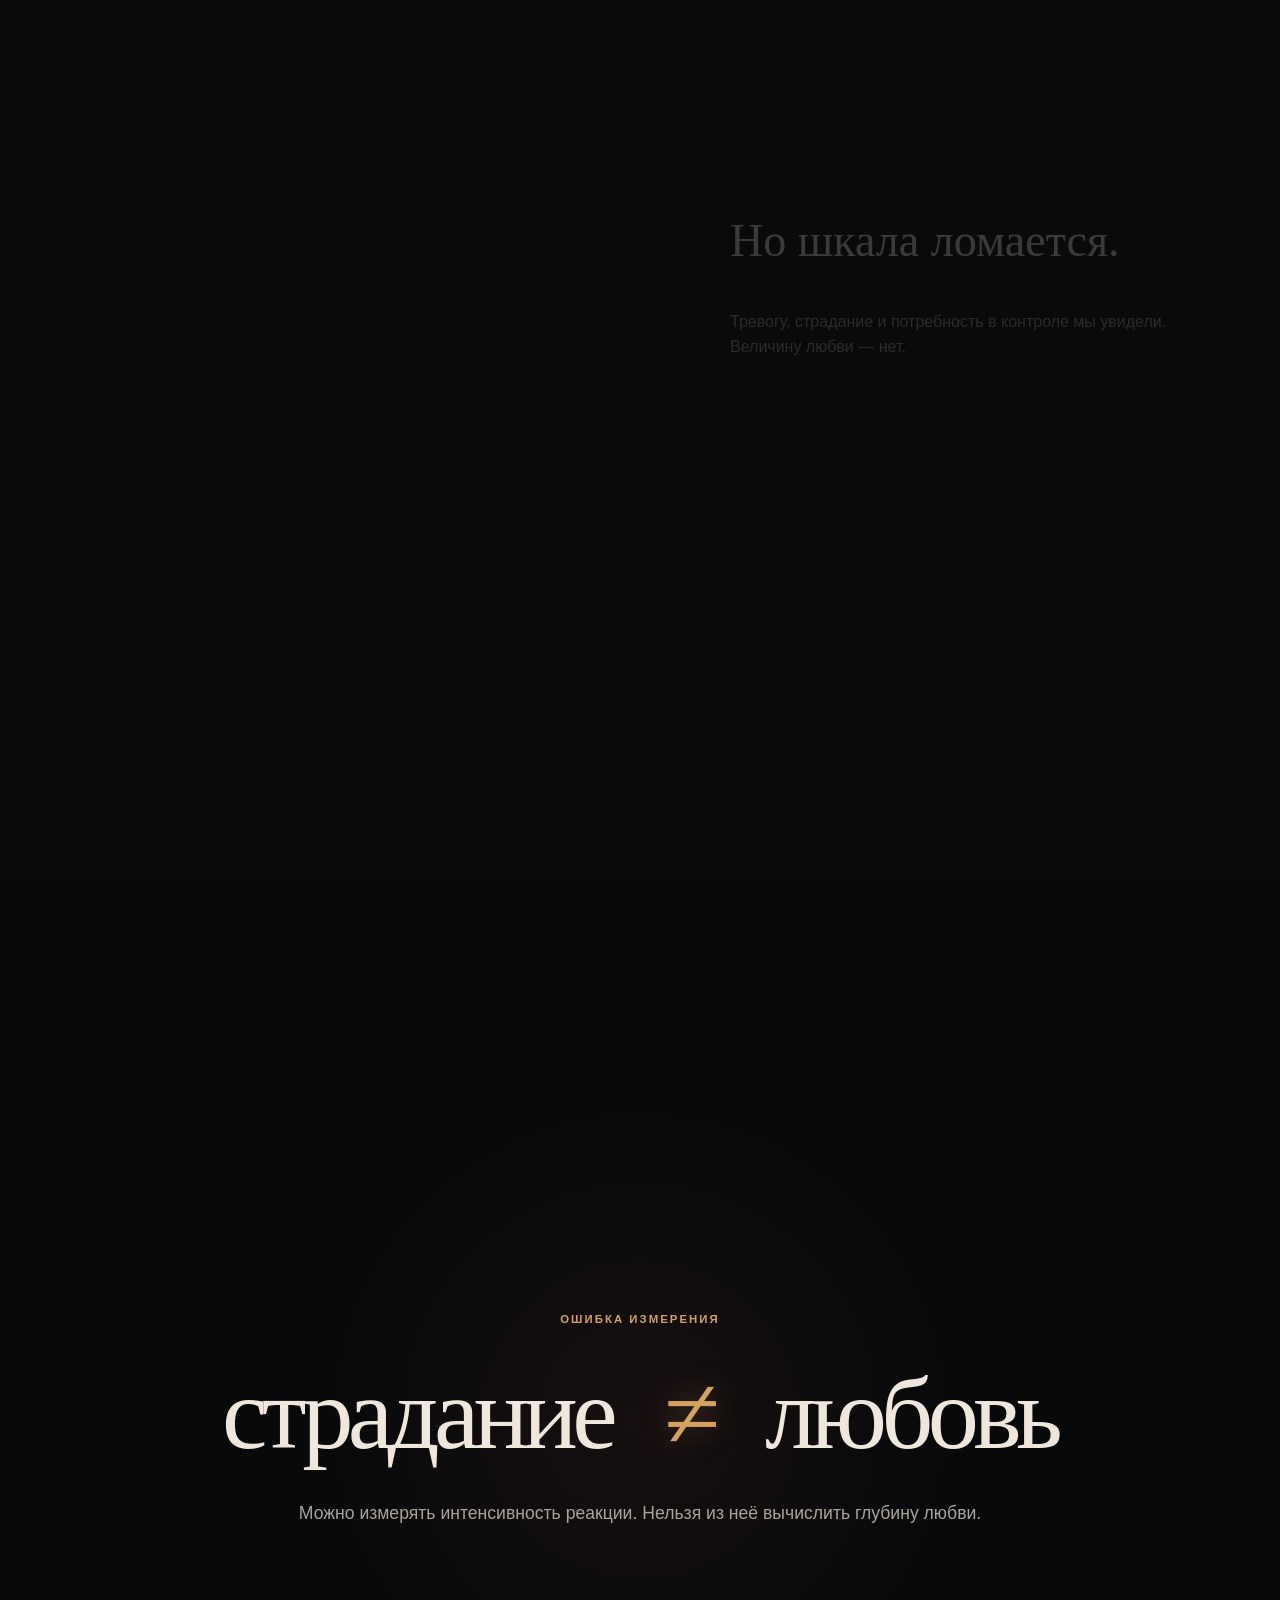
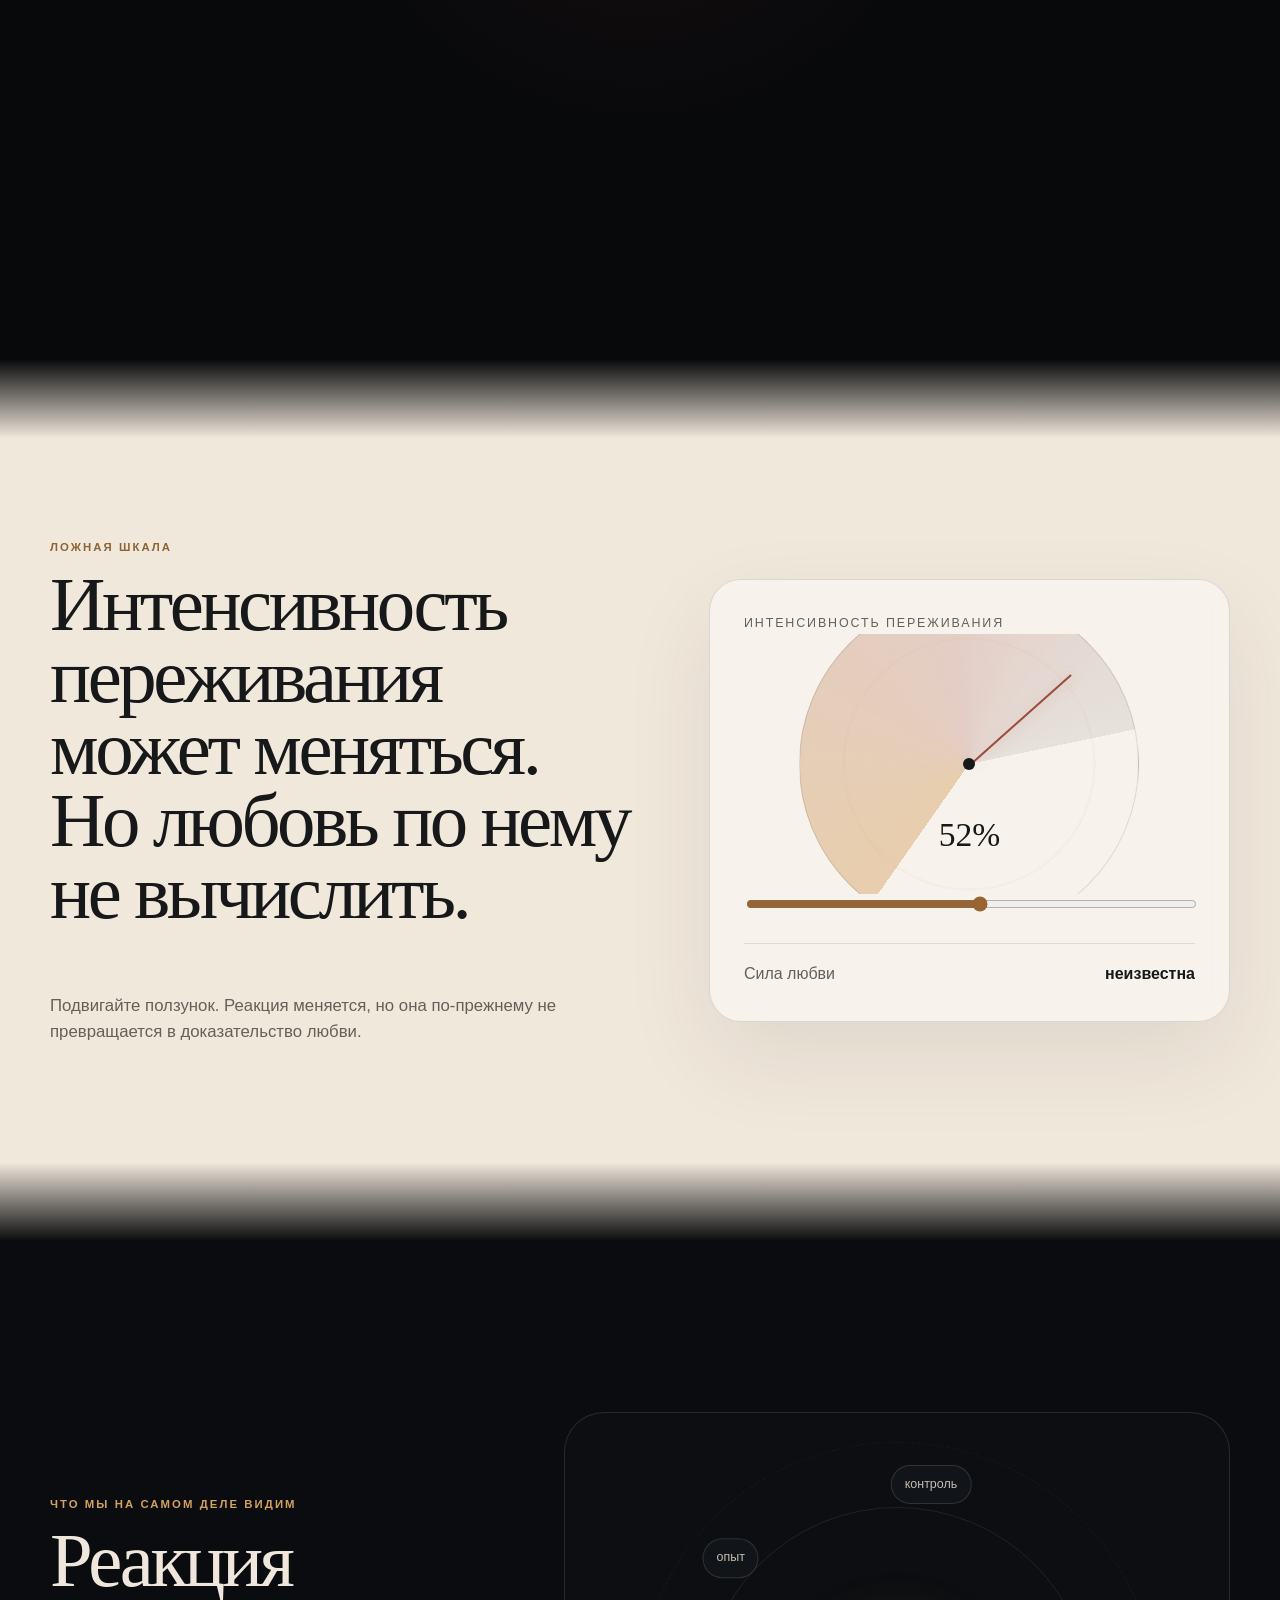
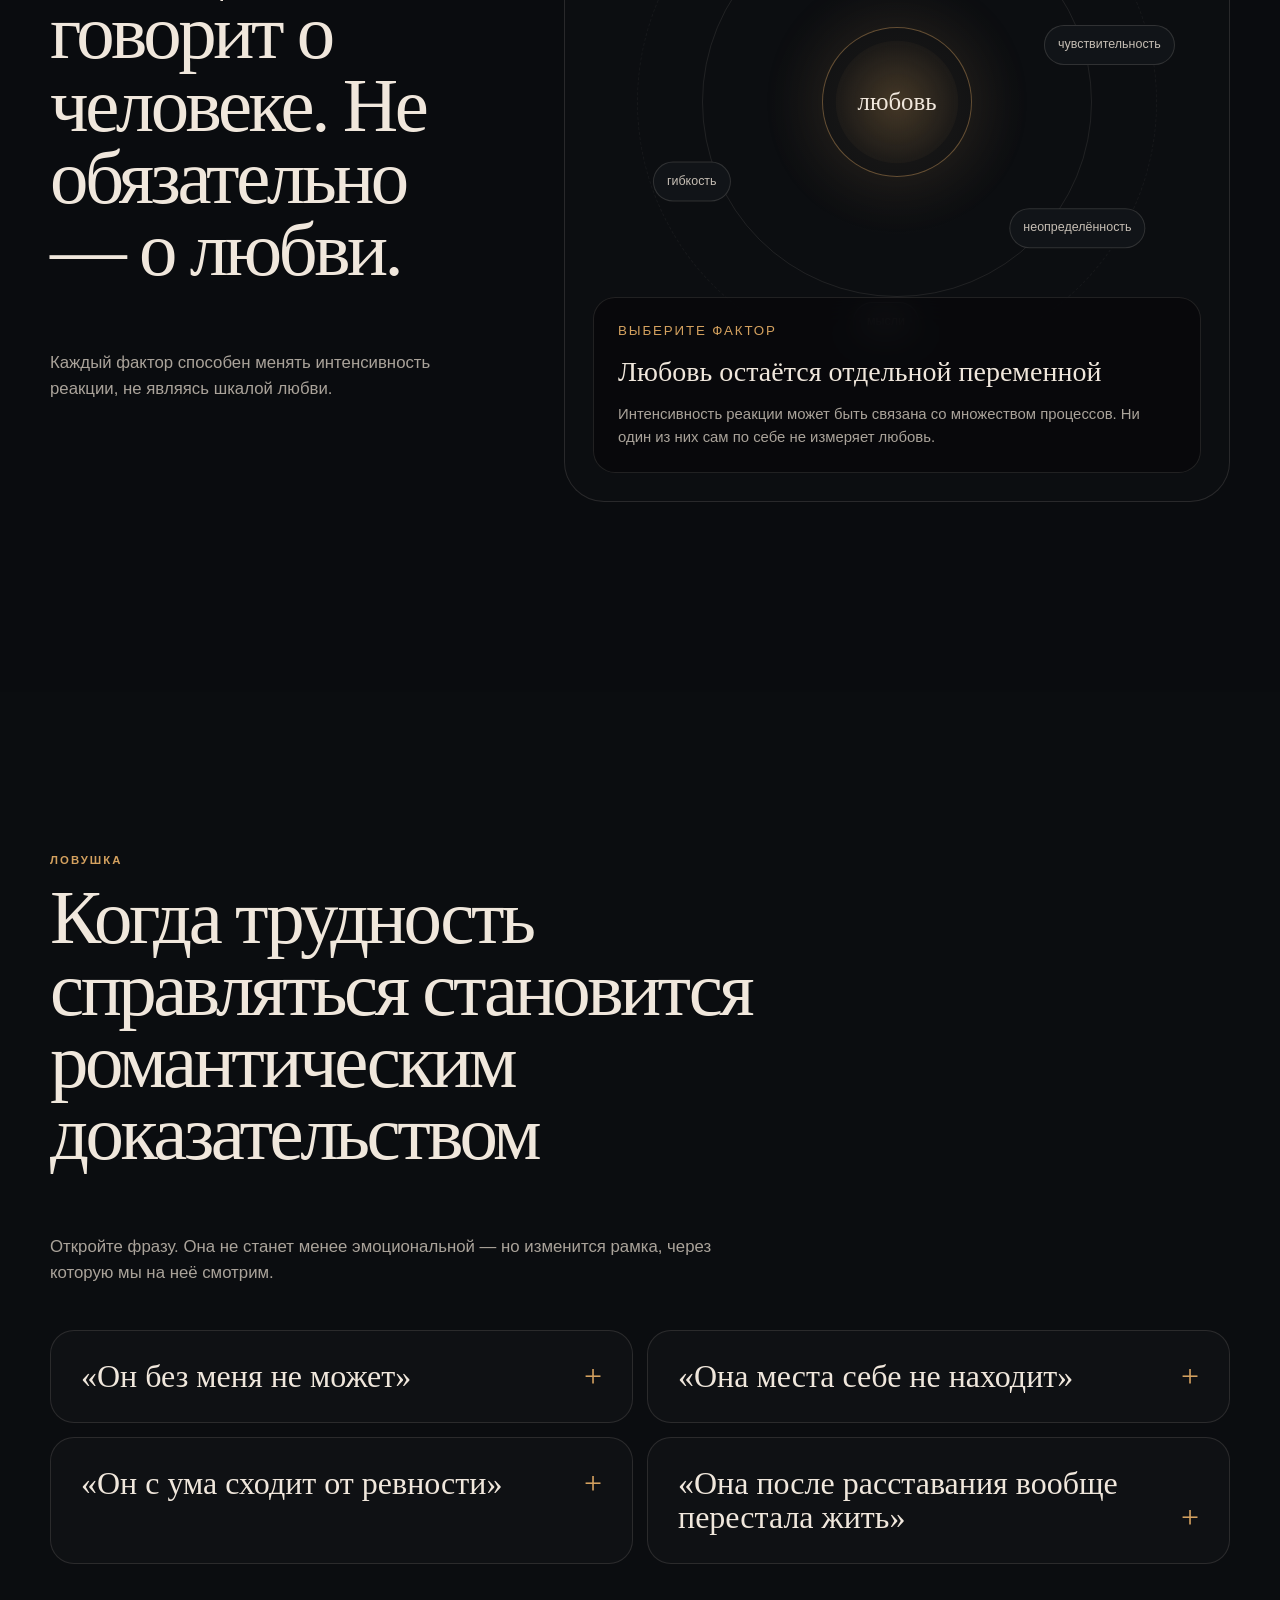
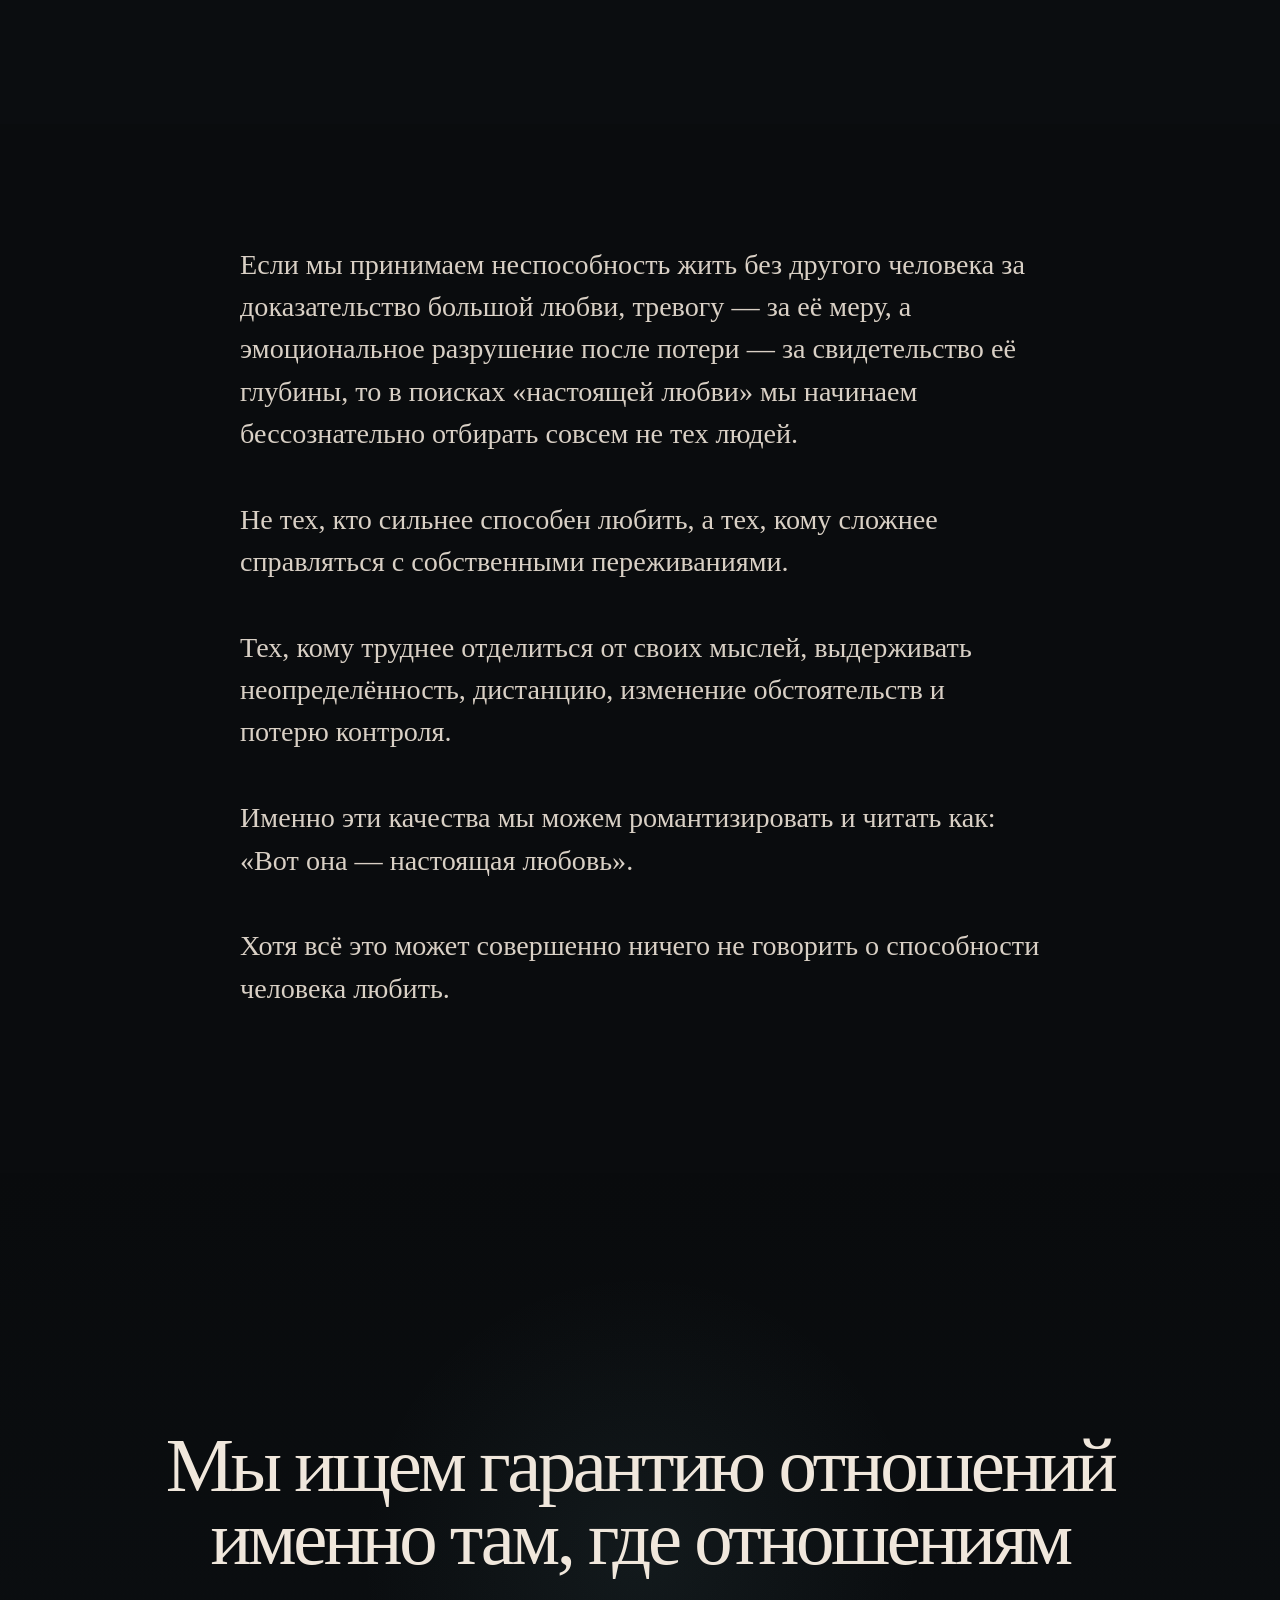
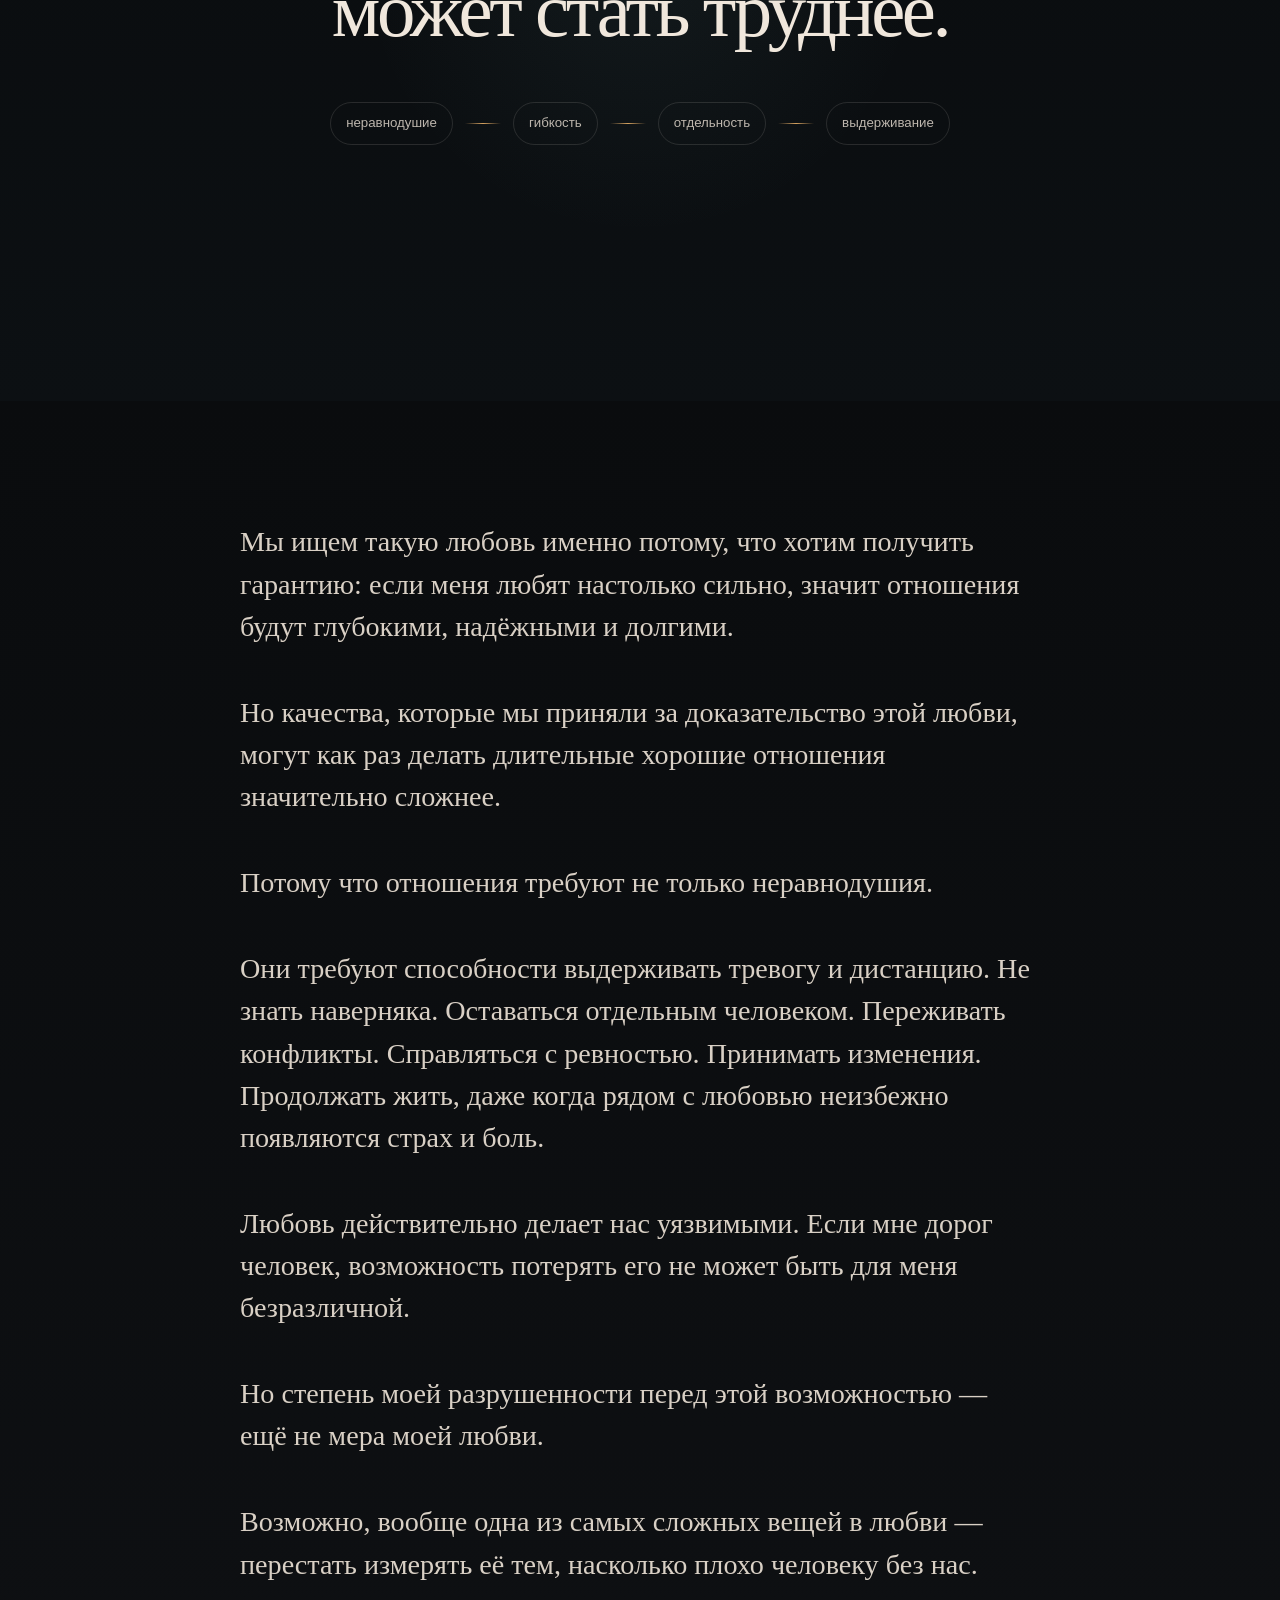
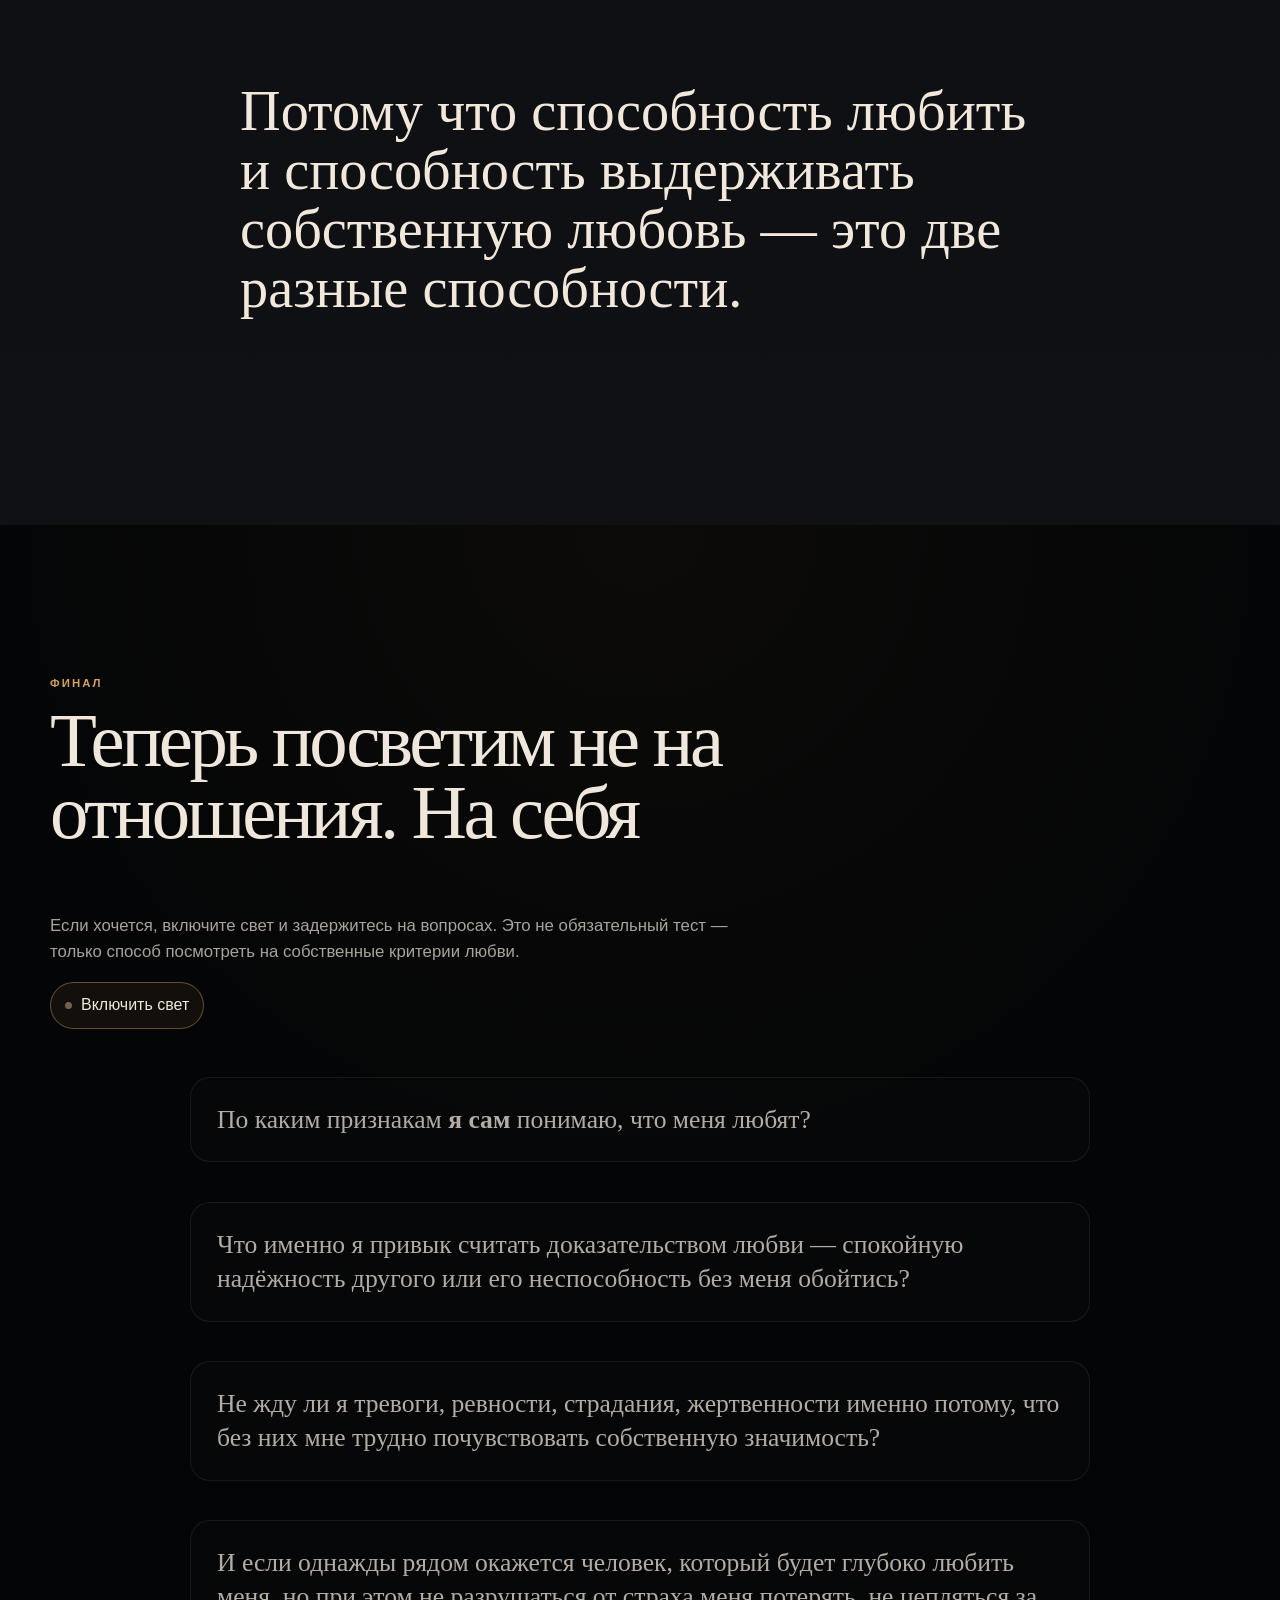
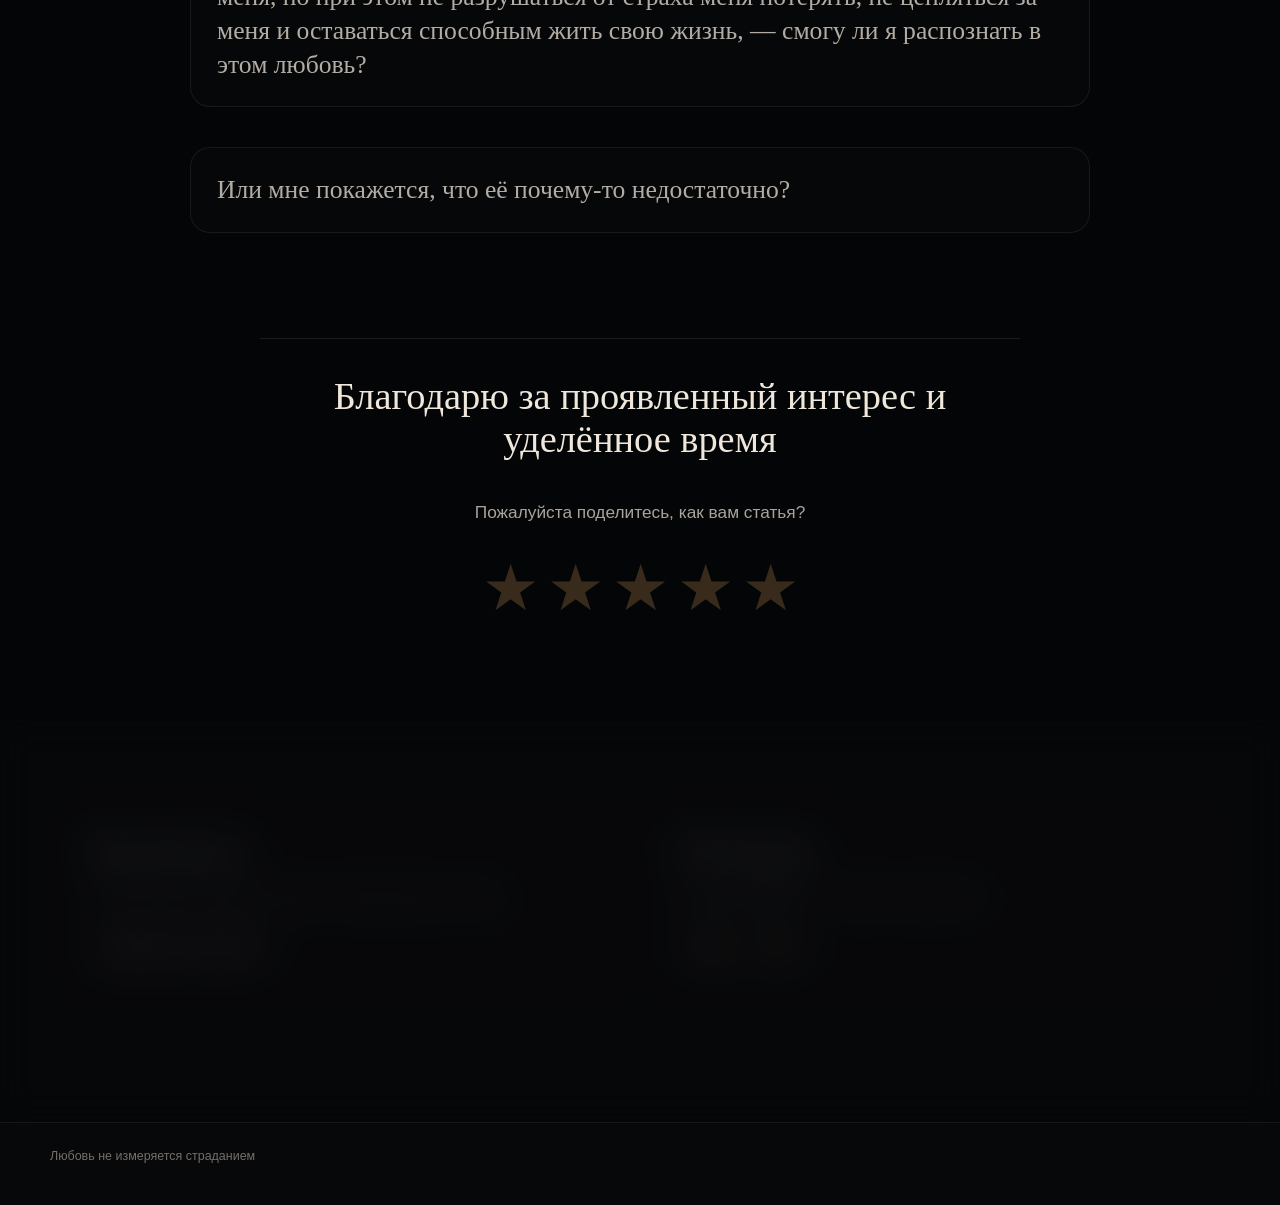
<file: archive/cinematic/index.html>
<!doctype html>
<html lang="ru" class="no-js">
<head>
  <meta charset="utf-8">
  <meta name="viewport" content="width=device-width,initial-scale=1,viewport-fit=cover">
  <meta name="theme-color" content="#08090b">
  <meta name="color-scheme" content="dark">
  <title>Любовь не измеряется страданием — cinematic edition</title>
  <meta name="description" content="Кинематографическое интерактивное веб-эссе о том, почему интенсивность страдания не является мерой любви.">
  <meta property="og:title" content="Любовь не измеряется страданием">
  <meta property="og:description" content="Кинематографическое интерактивное веб-эссе.">
  <meta property="og:type" content="article">
  <meta property="og:url" content="https://legendpsy.github.io/love-essay/archive/cinematic/">
  <script>document.documentElement.classList.remove('no-js');document.documentElement.classList.add('js');</script>
  <link rel="stylesheet" href="styles.css">
</head>
<body>
  <canvas id="shader" class="shader" aria-hidden="true"></canvas>
  <div class="grain" aria-hidden="true"></div>
  <div class="vignette" aria-hidden="true"></div>

  <aside class="progress" aria-label="Прогресс чтения">
    <span class="progress__line"><i id="progressFill"></i></span>
    <span class="progress__dot" id="progressDot"></span>
  </aside>

  <header class="hero scene" id="top" data-scene="hero">
    <div class="hero__image-wrap" aria-hidden="true">
      <img class="hero__image" src="assets/hero.jpg" width="1200" height="1499" alt="" fetchpriority="high" decoding="async">
      <div class="hero__image-light"></div>
    </div>
    <div class="shell hero__content">
      <p class="eyebrow">Интерактивное эссе</p>
      <h1 aria-label="Любовь не измеряется страданием">
        <span>Любовь</span>
        <span>не измеряется</span>
        <span>страданием</span>
      </h1>
      <p class="hero__lead">Почему сильная боль рядом с любовью так легко становится для нас доказательством самой любви — и почему это измерение может обманывать.</p>
      <button class="hero__start" id="startBtn" type="button">
        <span>Начать</span>
        <i aria-hidden="true"></i>
      </button>
    </div>
    <div class="scroll-cue" aria-hidden="true"><span></span></div>
  </header>

  <main>
    <section class="scene intro" id="intuition" data-scene="intuition">
      <div class="shell">
        <div class="section-head reveal">
          <p class="overline">Первый импульс</p>
          <h2>Кто из них любит сильнее?</h2>
          <p>Одинаковые обстоятельства: у каждого любимый человек находится в городе под обстрелом. Выберите не анализируя слишком долго.</p>
        </div>

        <div class="choice-grid">
          <button class="choice-card reveal" type="button" data-choice="calm">
            <span class="choice-card__letter">A</span>
            <strong>Боится, но продолжает жить</strong>
            <p>Проверяет связь, волнуется, работает, ест, разговаривает с людьми и возвращается к своим делам.</p>
            <span class="choice-card__cta">Выбрать</span>
          </button>

          <button class="choice-card reveal" type="button" data-choice="intense">
            <span class="choice-card__letter">B</span>
            <strong>Не находит себе места</strong>
            <p>Не может сосредоточиться, постоянно проверяет телефон и прокручивает худшие сценарии.</p>
            <span class="choice-card__cta">Выбрать</span>
          </button>
        </div>

        <div class="choice-result" id="choiceResult" aria-live="polite"></div>
      </div>
    </section>

    <section class="scene reaction" id="reaction" data-scene="reaction">
      <div class="reaction__sticky">
        <div class="shell reaction__layout">
          <div class="reaction__copy">
            <p class="overline">Наблюдаемая реакция</p>
            <h2>Сначала интерфейс тоже поддастся этой логике.</h2>
            <p>Листайте вниз. Посмотрите, как легко сильная реакция начинает казаться доказательством любви.</p>
          </div>

          <div class="instrument" aria-label="Изменение интенсивности переживания">
            <div class="instrument__row">
              <span>тревога</span>
              <i><b data-bar="anxiety"></b></i>
              <output data-out="anxiety">36</output>
            </div>
            <div class="instrument__row">
              <span>страдание</span>
              <i><b data-bar="pain"></b></i>
              <output data-out="pain">32</output>
            </div>
            <div class="instrument__row">
              <span>контроль</span>
              <i><b data-bar="control"></b></i>
              <output data-out="control">28</output>
            </div>
            <div class="instrument__row instrument__row--unknown">
              <span>любовь</span>
              <i><b></b></i>
              <output>неизв.</output>
            </div>
            <div class="equation" id="equation">
              <span>больше страдания</span><em>=</em><span>больше любви?</span>
            </div>
          </div>
        </div>
      </div>

      <div class="reaction__steps shell">
        <article class="reaction-step" data-step="0">
          <h3>Тревога растёт.</h3>
          <p>Человеку всё тяжелее. Пока это только описание его состояния.</p>
        </article>
        <article class="reaction-step" data-step="1">
          <h3>Жизнь сужается вокруг угрозы.</h3>
          <p>Работа, сон, еда и внимание начинают проигрывать мыслям о близком.</p>
        </article>
        <article class="reaction-step" data-step="2">
          <h3>И здесь почти хочется поставить знак равенства.</h3>
          <p>Если боль огромна, любовь тоже должна быть огромной. Именно так ощущается эта интуиция.</p>
        </article>
        <article class="reaction-step reaction-step--break" data-step="3">
          <h3>Но шкала ломается.</h3>
          <p>Тревогу, страдание и потребность в контроле мы увидели. Величину любви — нет.</p>
        </article>
      </div>
    </section>

    <section class="scene fracture" id="fracture" data-scene="fracture">
      <div class="shell fracture__inner">
        <p class="overline reveal">Ошибка измерения</p>
        <div class="fracture-word" id="fractureWord" aria-label="Страдание не равно любовь">
          <span>страдание</span>
          <b>≠</b>
          <span>любовь</span>
        </div>
        <p class="fracture__caption reveal">Можно измерять интенсивность реакции. Нельзя из неё вычислить глубину любви.</p>
      </div>
    </section>

    <section class="scene meter" id="meter" data-scene="meter">
      <div class="shell meter__layout">
        <div class="section-head reveal">
          <p class="overline">Ложная шкала</p>
          <h2>Интенсивность переживания может меняться. Но любовь по нему не вычислить.</h2>
          <p>Подвигайте ползунок. Реакция меняется, но она по‑прежнему не превращается в доказательство любви.</p>
        </div>

        <div class="dial-card reveal">
          <div class="dial-card__label">Интенсивность переживания</div>
          <div class="dial" aria-hidden="true">
            <span class="dial__halo"></span>
            <i class="dial__needle" id="dialNeedle"></i>
            <b class="dial__hub"></b>
            <output id="dialValue">52%</output>
          </div>
          <input id="intensityRange" type="range" min="0" max="100" value="52" aria-label="Интенсивность переживания">
          <div class="dial-card__bottom">
            <span>Сила любви</span>
            <strong>неизвестна</strong>
          </div>
        </div>
      </div>
    </section>

    <section class="scene orbit" id="orbit" data-scene="orbit">
      <div class="shell orbit__layout">
        <div class="section-head reveal">
          <p class="overline">Что мы на самом деле видим</p>
          <h2>Реакция говорит о человеке. Не обязательно — о любви.</h2>
          <p>Каждый фактор способен менять интенсивность реакции, не являясь шкалой любви.</p>
        </div>

        <div class="orbit-stage reveal" id="orbitStage">
          <div class="orbit-ring orbit-ring--a"></div>
          <div class="orbit-ring orbit-ring--b"></div>
          <button class="orbit-core" type="button" data-factor="love"><span>любовь</span></button>

          <button class="orbit-node" style="--a:0deg;--r:1" data-factor="uncertainty">неопределённость</button>
          <button class="orbit-node" style="--a:58deg;--r:1" data-factor="thoughts">мысли</button>
          <button class="orbit-node" style="--a:124deg;--r:1" data-factor="flexibility">гибкость</button>
          <button class="orbit-node" style="--a:186deg;--r:1" data-factor="experience">опыт</button>
          <button class="orbit-node" style="--a:244deg;--r:1" data-factor="control">контроль</button>
          <button class="orbit-node" style="--a:310deg;--r:1" data-factor="sensitivity">чувствительность</button>

          <div class="factor-card" id="factorCard">
            <small>Выберите фактор</small>
            <h3>Любовь остаётся отдельной переменной</h3>
            <p>Интенсивность реакции может быть связана со множеством процессов. Ни один из них сам по себе не измеряет любовь.</p>
          </div>
        </div>
      </div>
    </section>

    <section class="scene trap" id="trap" data-scene="trap">
      <div class="shell">
        <div class="section-head reveal">
          <p class="overline">Ловушка</p>
          <h2>Когда трудность справляться становится романтическим доказательством</h2>
          <p>Откройте фразу. Она не станет менее эмоциональной — но изменится рамка, через которую мы на неё смотрим.</p>
        </div>

        <div class="trap-grid">
          <details class="trap-card reveal">
            <summary>«Он без меня не может»</summary>
            <p>Это может звучать как исключительная любовь. Но может говорить и о трудности оставаться отдельным человеком без постоянной опоры на другого.</p>
          </details>
          <details class="trap-card reveal">
            <summary>«Она места себе не находит»</summary>
            <p>Сильнейшая тревога показывает интенсивность переживания. Она сама по себе не сообщает, насколько глубоко человек способен любить.</p>
          </details>
          <details class="trap-card reveal">
            <summary>«Он с ума сходит от ревности»</summary>
            <p>Ревность может быть связана с привязанностью, но также с угрозой, контролем, мыслями и непереносимостью неопределённости.</p>
          </details>
          <details class="trap-card reveal">
            <summary>«Она после расставания вообще перестала жить»</summary>
            <p>Разрушение после потери может быть огромным. Но превращать степень разрушенности в шкалу любви — отдельный вывод, а не факт.</p>
          </details>
        </div>
      </div>
    </section>

    <section class="scene prose-flow" data-scene="prose">
      <div class="shell prose">
        <p class="reveal">Если мы принимаем неспособность жить без другого человека за доказательство большой любви, тревогу — за её меру, а эмоциональное разрушение после потери — за свидетельство её глубины, то в поисках «настоящей любви» мы начинаем бессознательно отбирать совсем не тех людей.</p>
        <p class="reveal">Не тех, кто сильнее способен любить, а тех, кому сложнее справляться с собственными переживаниями.</p>
        <p class="reveal">Тех, кому труднее отделиться от своих мыслей, выдерживать неопределённость, дистанцию, изменение обстоятельств и потерю контроля.</p>
        <p class="reveal">Именно эти качества мы можем романтизировать и читать как: «Вот она — настоящая любовь».</p>
        <p class="reveal">Хотя всё это может совершенно ничего не говорить о способности человека любить.</p>
      </div>
    </section>

    <section class="scene paradox" id="paradox" data-scene="paradox">
      <div class="shell paradox__inner">
        <h2 class="reveal">Мы ищем гарантию отношений именно там, где отношениям может стать труднее.</h2>
        <div class="paradox-chain reveal" aria-hidden="true">
          <span>неравнодушие</span><i></i><span>гибкость</span><i></i><span>отдельность</span><i></i><span>выдерживание</span>
        </div>
      </div>
    </section>

    <section class="scene prose-flow prose-flow--light" data-scene="prose">
      <div class="shell prose">
        <p class="reveal">Мы ищем такую любовь именно потому, что хотим получить гарантию: если меня любят настолько сильно, значит отношения будут глубокими, надёжными и долгими.</p>
        <p class="reveal">Но качества, которые мы приняли за доказательство этой любви, могут как раз делать длительные хорошие отношения значительно сложнее.</p>
        <p class="reveal">Потому что отношения требуют не только неравнодушия.</p>
        <p class="reveal">Они требуют способности выдерживать тревогу и дистанцию. Не знать наверняка. Оставаться отдельным человеком. Переживать конфликты. Справляться с ревностью. Принимать изменения. Продолжать жить, даже когда рядом с любовью неизбежно появляются страх и боль.</p>
        <p class="reveal">Любовь действительно делает нас уязвимыми. Если мне дорог человек, возможность потерять его не может быть для меня безразличной.</p>
        <p class="reveal">Но степень моей разрушенности перед этой возможностью — ещё не мера моей любви.</p>
        <p class="reveal">Возможно, вообще одна из самых сложных вещей в любви — перестать измерять её тем, насколько плохо человеку без нас.</p>
        <p class="pull reveal">Потому что способность любить и способность выдерживать собственную любовь — это две разные способности.</p>
      </div>
    </section>

    <section class="scene flashlight" id="flashlight" data-scene="flashlight">
      <div class="flashlight__beam" id="flashBeam" aria-hidden="true"></div>
      <div class="shell flashlight__inner">
        <div class="section-head reveal">
          <p class="overline">Финал</p>
          <h2>Теперь посветим не на отношения. На себя</h2>
          <p>Если хочется, включите свет и задержитесь на вопросах. Это не обязательный тест — только способ посмотреть на собственные критерии любви.</p>
        </div>

        <button class="torch" id="torchBtn" type="button" aria-pressed="false"><span></span>Включить свет</button>

        <div class="questions" id="questions">
          <p class="question reveal">По каким признакам <strong>я сам</strong> понимаю, что меня любят?</p>
          <p class="question reveal">Что именно я привык считать доказательством любви — спокойную надёжность другого или его неспособность без меня обойтись?</p>
          <p class="question reveal">Не жду ли я тревоги, ревности, страдания, жертвенности именно потому, что без них мне трудно почувствовать собственную значимость?</p>
          <p class="question reveal">И если однажды рядом окажется человек, который будет глубоко любить меня, но при этом не разрушаться от страха меня потерять, не цепляться за меня и оставаться способным жить свою жизнь, — смогу ли я распознать в этом любовь?</p>
          <p class="question reveal">Или мне покажется, что её почему-то недостаточно?</p>
        </div>

        <div class="finale reveal">
          <p>Благодарю за проявленный интерес и уделённое время</p>
          <p class="rating-invite">Пожалуйста поделитесь, как вам статья?</p>
          <div class="stars" id="stars" aria-label="Оценить статью">
            <button type="button" data-rating="1" aria-label="1 звезда">★</button>
            <button type="button" data-rating="2" aria-label="2 звезды">★</button>
            <button type="button" data-rating="3" aria-label="3 звезды">★</button>
            <button type="button" data-rating="4" aria-label="4 звезды">★</button>
            <button type="button" data-rating="5" aria-label="5 звёзд">★</button>
          </div>
        </div>
      </div>
    </section>

    <section class="scene epilogue" id="epilogue" data-scene="epilogue">
      <div class="epilogue__veil" aria-hidden="true"></div>
      <div class="shell epilogue__inner">
        <article class="epilogue-card">
          <h3>Поделиться</h3>
          <p>Если эта мысль может оказаться полезной кому-то ещё.</p>
          <button type="button" id="shareBtn">Поделиться ссылкой</button>
        </article>
        <article class="epilogue-card">
          <h3>Об авторе</h3>
          <p>Алексей Давыдыч · психолог-консультант.</p>
          <div class="epilogue-links">
            <a href="https://alekseipsychology.tilda.ws/" target="_blank" rel="noopener noreferrer">Сайт</a>
            <a href="https://www.b17.ru/davydych_aleksey/?prt=724069" target="_blank" rel="noopener noreferrer">B17</a>
          </div>
        </article>
      </div>
    </section>
  </main>

  <footer class="footer">
    <div class="shell">Любовь не измеряется страданием</div>
  </footer>

  <script src="app.js" defer></script>
</body>
</html>
</file>
<file: cinematic/styles.css>
:root{
  --bg:#08090b;
  --bg2:#0d1013;
  --paper:#f0e7dc;
  --muted:#aaa39a;
  --ink:#171819;
  --gold:#d4a15f;
  --ember:#9b493b;
  --cyan:#7ebbc0;
  --line:rgba(240,231,220,.12);
  --shell:min(1180px,calc(100vw - 44px));
  --radius:28px;
  --ease:cubic-bezier(.16,1,.3,1);
}
*{box-sizing:border-box}
html{scroll-behavior:smooth;background:var(--bg)}
body{
  margin:0;background:var(--bg);color:var(--paper);
  font-family:Inter,ui-sans-serif,-apple-system,BlinkMacSystemFont,"Segoe UI",sans-serif;
  font-size:16px;line-height:1.55;overflow-x:hidden
}
button,a,input{font:inherit}
button{color:inherit}
a{color:inherit}
::selection{background:rgba(212,161,95,.28);color:#fff}
.shell{width:var(--shell);margin-inline:auto}
.scene{position:relative;isolation:isolate}
.shader{
  position:fixed;inset:0;width:100%;height:100%;z-index:0;
  opacity:.78;pointer-events:none
}
body>header,body>main,body>footer{position:relative;z-index:1}
.grain,.vignette{position:fixed;inset:0;pointer-events:none}
.grain{
  z-index:5000;opacity:.055;mix-blend-mode:soft-light;
  background-image:url("data:image/svg+xml,%3Csvg viewBox='0 0 160 160' xmlns='http://www.w3.org/2000/svg'%3E%3Cfilter id='n'%3E%3CfeTurbulence type='fractalNoise' baseFrequency='.88' numOctaves='4' stitchTiles='stitch'/%3E%3C/filter%3E%3Crect width='100%25' height='100%25' filter='url(%23n)' opacity='.72'/%3E%3C/svg%3E")
}
.vignette{
  z-index:4999;background:
    radial-gradient(circle at 50% 45%,transparent 42%,rgba(0,0,0,.18) 74%,rgba(0,0,0,.5) 100%)
}
.progress{
  position:fixed;right:max(14px,env(safe-area-inset-right));top:50%;z-index:4500;
  width:18px;height:150px;transform:translateY(-50%);display:flex;justify-content:center;
  pointer-events:none;opacity:.6
}
.progress__line{position:absolute;top:0;bottom:0;width:1px;background:rgba(240,231,220,.14)}
.progress__line i{position:absolute;top:0;left:0;width:100%;height:0;background:linear-gradient(var(--gold),rgba(126,187,192,.8));box-shadow:0 0 12px rgba(212,161,95,.36)}
.progress__dot{
  position:absolute;top:0;width:7px;height:7px;border-radius:50%;background:var(--gold);
  box-shadow:0 0 16px rgba(212,161,95,.66);transform:translateY(-3px)
}
.overline,.eyebrow{
  margin:0 0 12px;text-transform:uppercase;letter-spacing:.18em;
  font-size:.71rem;font-weight:700;color:var(--gold)
}
h1,h2,h3,p{margin-top:0}
h2{
  font-family:Georgia,"Times New Roman",serif;font-weight:400;
  font-size:clamp(3rem,6vw,6.4rem);line-height:.94;letter-spacing:-.045em
}
.section-head{max-width:840px}
.section-head>p:last-child{max-width:680px;color:var(--muted);font-size:1.05rem}
.reveal{
  opacity:0;transform:translateY(34px) scale(.985);
  transition:opacity .9s var(--ease),transform 1.05s var(--ease)
}
.reveal.is-visible{opacity:1;transform:none}

/* HERO */
.hero{
  min-height:100svh;display:flex;align-items:center;overflow:hidden;
  background:
    radial-gradient(circle at 72% 46%,rgba(212,161,95,.08),transparent 26%),
    linear-gradient(90deg,rgba(8,9,11,.98),rgba(8,9,11,.8) 52%,rgba(8,9,11,.22))
}
.hero::after{
  content:"";position:absolute;inset:0;z-index:-1;
  background:linear-gradient(180deg,transparent 64%,var(--bg) 100%)
}
.hero__image-wrap{
  position:absolute;inset:0 0 0 auto;width:min(54vw,840px);z-index:-2;
  overflow:hidden;perspective:1200px
}
.hero__image{
  position:absolute;inset:5% 3% 5% auto;width:auto;height:90%;
  object-fit:cover;object-position:50% 42%;
  filter:saturate(.78) contrast(1.04) brightness(.76);
  border-radius:38px;transform:translate3d(0,var(--heroY,0),0) scale(1.02);
  box-shadow:0 40px 120px rgba(0,0,0,.5)
}
.hero__image-wrap::before{
  content:"";position:absolute;inset:0;z-index:2;
  background:linear-gradient(90deg,var(--bg) 0%,rgba(8,9,11,.78) 25%,rgba(8,9,11,.16) 67%,rgba(8,9,11,.38) 100%)
}
.hero__image-light{
  position:absolute;width:48%;aspect-ratio:1;border-radius:50%;right:10%;top:27%;z-index:3;
  background:radial-gradient(circle,rgba(228,189,133,.2),transparent 70%);
  filter:blur(28px);mix-blend-mode:screen;transform:translate(var(--lightX,0),var(--lightY,0))
}
.hero__content{padding:80px 52% 72px 0}
.hero h1{
  margin:0 0 28px;font-family:Georgia,"Times New Roman",serif;font-weight:400;
  font-size:clamp(5.8rem,8.6vw,9.7rem);line-height:.77;letter-spacing:-.065em
}
.hero h1 span{display:block}
.hero h1 span:nth-child(2){font-size:.48em;line-height:1.2;color:rgba(240,231,220,.73);letter-spacing:-.035em;margin:.12em 0}
.hero__lead{max-width:620px;color:#bbb3a8;font-size:1.08rem}
.hero__start{
  display:inline-flex;gap:14px;align-items:center;margin-top:22px;
  border:1px solid rgba(212,161,95,.45);border-radius:999px;padding:12px 18px;
  background:rgba(212,161,95,.08);cursor:pointer
}
.hero__start i{width:24px;height:1px;background:var(--gold);position:relative}
.hero__start i::after{
  content:"";position:absolute;right:0;top:50%;width:7px;height:7px;
  border-right:1px solid var(--gold);border-bottom:1px solid var(--gold);
  transform:translateY(-50%) rotate(-45deg)
}
.scroll-cue{
  position:absolute;left:50%;bottom:24px;width:24px;height:42px;transform:translateX(-50%);
  border:1px solid rgba(240,231,220,.18);border-radius:999px
}
.scroll-cue span{
  position:absolute;left:50%;top:8px;width:3px;height:3px;border-radius:50%;background:var(--gold);
  animation:scrollDot 1.8s ease-in-out infinite
}
@keyframes scrollDot{0%{transform:translate(-50%,0);opacity:0}25%{opacity:1}75%{opacity:1}100%{transform:translate(-50%,18px);opacity:0}}

/* INTRO */
.intro{padding:130px 0 160px;background:linear-gradient(180deg,var(--bg),#0b0d10 60%,var(--bg))}
.choice-grid{display:grid;grid-template-columns:1fr 1fr;gap:18px;margin-top:42px}
.choice-card{
  position:relative;min-height:330px;text-align:left;padding:30px;border-radius:var(--radius);
  border:1px solid var(--line);background:
    radial-gradient(circle at 85% 10%,rgba(212,161,95,.06),transparent 35%),
    rgba(255,255,255,.018);
  cursor:pointer;overflow:hidden;
  transition:border-color .3s ease,transform .3s ease,background .3s ease
}
.choice-card::after{
  content:"";position:absolute;inset:auto -10% -40% 30%;height:70%;
  background:radial-gradient(circle,rgba(212,161,95,.12),transparent 72%);opacity:0;transition:opacity .4s
}
.choice-card:hover{transform:translateY(-4px);border-color:rgba(212,161,95,.35)}
.choice-card:hover::after,.choice-card.is-selected::after{opacity:1}
.choice-card.is-selected{border-color:rgba(212,161,95,.65);background:rgba(212,161,95,.055)}
.choice-card__letter{display:block;color:var(--gold);font-size:.74rem;letter-spacing:.16em;margin-bottom:48px}
.choice-card strong{
  display:block;font-family:Georgia,"Times New Roman",serif;font-size:2rem;line-height:1.05;font-weight:400;margin-bottom:16px
}
.choice-card p{color:var(--muted);max-width:480px}
.choice-card__cta{position:absolute;left:30px;bottom:28px;color:rgba(240,231,220,.55);font-size:.86rem}
.choice-result{
  min-height:5.5em;max-width:820px;margin-top:28px;color:#d0c7bc;font-size:1.04rem;
  opacity:0;transform:translateY(8px);transition:.45s var(--ease)
}
.choice-result.is-visible{opacity:1;transform:none}

/* REACTION SCROLLYTELLING */
.reaction{min-height:390svh;background:#080a0c}
.reaction__sticky{
  position:sticky;top:0;height:100svh;display:grid;align-items:center;
  overflow:hidden
}
.reaction__layout{display:grid;grid-template-columns:.86fr 1.14fr;gap:72px;align-items:center}
.reaction__copy h2{font-size:clamp(3.8rem,5.6vw,6.2rem);margin-bottom:24px}
.reaction__copy>p:last-child{color:var(--muted);max-width:500px}
.instrument{
  position:relative;border:1px solid var(--line);border-radius:30px;padding:34px;
  background:rgba(255,255,255,.022);backdrop-filter:blur(10px);
  box-shadow:0 38px 100px rgba(0,0,0,.3)
}
.instrument::before{
  content:"";position:absolute;inset:-1px;border-radius:inherit;pointer-events:none;
  background:linear-gradient(130deg,rgba(212,161,95,.12),transparent 30%,transparent 65%,rgba(126,187,192,.08));
  mask:linear-gradient(#000 0 0) content-box,linear-gradient(#000 0 0);
  -webkit-mask:linear-gradient(#000 0 0) content-box,linear-gradient(#000 0 0);
  mask-composite:exclude;-webkit-mask-composite:xor;padding:1px
}
.instrument__row{
  display:grid;grid-template-columns:100px 1fr 54px;gap:14px;align-items:center;margin:15px 0;
  color:#c9c0b5;font-size:.85rem
}
.instrument__row>i{height:8px;border-radius:99px;background:rgba(255,255,255,.06);overflow:hidden}
.instrument__row>i>b{
  display:block;width:var(--bar,30%);height:100%;border-radius:inherit;
  background:linear-gradient(90deg,var(--gold),var(--ember));
  box-shadow:0 0 18px rgba(212,161,95,.22);transition:width .65s var(--ease)
}
.instrument__row output{text-align:right;color:var(--gold)}
.instrument__row--unknown>i>b{
  width:100%;background:repeating-linear-gradient(90deg,rgba(240,231,220,.18) 0 4px,transparent 4px 10px);box-shadow:none
}
.instrument__row--unknown output{color:#8d8881;font-size:.73rem}
.equation{
  margin-top:28px;padding-top:24px;border-top:1px solid var(--line);
  display:flex;justify-content:center;align-items:center;gap:18px;
  font-family:Georgia,"Times New Roman",serif;font-size:1.5rem;color:#c7bdb1;
  transition:filter .5s,opacity .5s,transform .5s
}
.equation em{font-style:normal;color:var(--gold);font-size:1.5em}
.equation.is-broken{filter:blur(4px);opacity:.18;transform:scale(.95)}
.reaction__steps{
  position:relative;z-index:2;margin-top:-20svh;padding-bottom:28svh;pointer-events:none
}
.reaction-step{
  min-height:78svh;display:flex;flex-direction:column;justify-content:center;
  max-width:520px;margin-left:auto;padding:0 20px
}
.reaction-step h3{
  font-family:Georgia,"Times New Roman",serif;font-size:clamp(2rem,3.6vw,4rem);
  line-height:1.02;font-weight:400
}
.reaction-step p{color:var(--muted);font-size:1rem}

/* FRACTURE */
.fracture{
  min-height:120svh;display:grid;place-items:center;overflow:hidden;
  background:
    radial-gradient(circle at 50% 50%,rgba(155,73,59,.1),transparent 38%),
    #08090b
}
.fracture__inner{text-align:center}
.fracture-word{
  display:flex;align-items:center;justify-content:center;gap:clamp(14px,4vw,58px);
  margin:40px auto;font-family:Georgia,"Times New Roman",serif;
  font-size:clamp(3rem,8vw,8rem);line-height:.9;letter-spacing:-.055em
}
.fracture-word span,.fracture-word b{display:inline-block;will-change:transform,filter,opacity}
.fracture-word b{font-weight:400;color:var(--gold);text-shadow:0 0 34px rgba(212,161,95,.3)}
.fracture__caption{max-width:690px;margin:0 auto;color:var(--muted);font-size:1.1rem}

/* METER */
.meter{padding:180px 0;background:linear-gradient(180deg,#08090b,#f1e8dc 9%,#f1e8dc 91%,#08090b);color:var(--ink)}
.meter .overline{color:#8c6331}
.meter .section-head>p:last-child{color:#655f57}
.meter__layout{display:grid;grid-template-columns:1fr .9fr;gap:80px;align-items:center}
.dial-card{
  border:1px solid rgba(23,24,25,.13);border-radius:32px;padding:34px;background:rgba(255,255,255,.46);
  box-shadow:0 35px 90px rgba(60,46,28,.09);backdrop-filter:blur(12px)
}
.dial-card__label{font-size:.78rem;text-transform:uppercase;letter-spacing:.15em;color:#675f56}
.dial{height:260px;position:relative;display:grid;place-items:center;overflow:hidden}
.dial__halo{
  position:absolute;width:340px;aspect-ratio:1;border-radius:50%;
  border:1px solid rgba(23,24,25,.12);
  background:
    radial-gradient(circle,transparent 52%,rgba(212,161,95,.06) 52% 53%,transparent 53%),
    conic-gradient(from 215deg,rgba(212,161,95,.45),rgba(155,73,59,.22) 38%,rgba(23,24,25,.08) 62%,transparent 62%)
}
.dial__needle{
  position:absolute;width:138px;height:2px;background:var(--ember);
  transform-origin:4px 50%;transform:translateX(67px) rotate(var(--needle,-15deg));
  box-shadow:0 0 13px rgba(155,73,59,.25);transition:transform .18s ease
}
.dial__hub{position:absolute;width:12px;height:12px;border-radius:50%;background:var(--ink)}
.dial output{position:absolute;bottom:32px;font-family:Georgia,serif;font-size:2.1rem}
.dial-card input[type=range]{width:100%;accent-color:#9a6332}
.dial-card__bottom{
  margin-top:24px;padding-top:18px;border-top:1px solid rgba(23,24,25,.11);
  display:flex;justify-content:space-between;align-items:center;color:#675f56
}
.dial-card__bottom strong{color:#171819}

/* ORBIT */
.orbit{padding:170px 0 190px;background:#0a0c0f;overflow:hidden}
.orbit__layout{display:grid;grid-template-columns:.8fr 1.2fr;gap:70px;align-items:center}
.orbit-stage{
  position:relative;min-height:690px;border:1px solid var(--line);border-radius:40px;
  background:radial-gradient(circle at 50% 43%,rgba(212,161,95,.08),transparent 25%),rgba(255,255,255,.012);
  overflow:hidden
}
.orbit-ring{
  position:absolute;left:50%;top:42%;border:1px solid rgba(240,231,220,.09);
  border-radius:50%;transform:translate(-50%,-50%)
}
.orbit-ring--a{width:390px;height:390px}
.orbit-ring--b{width:520px;height:520px;border-style:dashed;opacity:.55}
.orbit-core{
  position:absolute;left:50%;top:42%;transform:translate(-50%,-50%);
  width:150px;aspect-ratio:1;border-radius:50%;border:1px solid rgba(212,161,95,.42);
  background:radial-gradient(circle,rgba(212,161,95,.22),rgba(212,161,95,.04) 58%,transparent 59%);
  box-shadow:0 0 70px rgba(212,161,95,.1);cursor:pointer
}
.orbit-core span{font-family:Georgia,serif;font-size:1.55rem}
.orbit-node{
  --rr:220px;
  position:absolute;left:50%;top:42%;padding:9px 13px;border-radius:999px;
  border:1px solid rgba(240,231,220,.14);background:#111418;color:#c6beb4;
  font-size:.78rem;cursor:pointer;white-space:nowrap;
  transform:
    translate(-50%,-50%)
    rotate(calc(var(--a) + var(--orbitRot,0deg)))
    translateX(var(--rr))
    rotate(calc((var(--a) + var(--orbitRot,0deg)) * -1));
  transition:border-color .25s,background .25s,color .25s
}
.orbit-node:hover,.orbit-node.is-active{border-color:rgba(212,161,95,.55);background:rgba(212,161,95,.12);color:#f1e5d4}
.factor-card{
  position:absolute;left:28px;right:28px;bottom:28px;padding:23px 24px;border-radius:22px;
  background:rgba(7,8,10,.72);border:1px solid rgba(240,231,220,.11);backdrop-filter:blur(16px)
}
.factor-card small{display:block;color:var(--gold);text-transform:uppercase;letter-spacing:.14em;margin-bottom:8px}
.factor-card h3{font-family:Georgia,serif;font-size:1.75rem;font-weight:400;margin-bottom:10px}
.factor-card p{margin:0;color:var(--muted);font-size:.93rem}

/* TRAP */
.trap{padding:160px 0;background:#0b0d10}
.trap-grid{display:grid;grid-template-columns:1fr 1fr;gap:14px;margin-top:44px}
.trap-card{
  border:1px solid var(--line);border-radius:24px;background:rgba(255,255,255,.018);overflow:hidden
}
.trap-card[open]{border-color:rgba(212,161,95,.26);background:rgba(212,161,95,.025)}
.trap-card summary{
  list-style:none;cursor:pointer;padding:28px 30px;
  font-family:Georgia,serif;font-size:2rem;line-height:1.08
}
.trap-card summary::-webkit-details-marker{display:none}
.trap-card summary::after{content:"+";float:right;color:var(--gold);font-family:ui-sans-serif;font-weight:300}
.trap-card[open] summary::after{content:"–"}
.trap-card p{padding:0 30px 28px;margin:0;color:var(--muted);max-width:620px}

/* PROSE */
.prose-flow{padding:120px 0;background:#0a0c0e}
.prose{max-width:800px}
.prose p{font-family:Georgia,serif;font-size:clamp(1.5rem,2.2vw,2.15rem);line-height:1.5;color:#d9d0c5;margin-bottom:1.55em}
.prose .pull{font-size:clamp(2.3rem,4.4vw,4.8rem);line-height:1.05;color:#f1e7db;margin-top:1.7em}

/* PARADOX */
.paradox{
  min-height:92svh;display:grid;place-items:center;text-align:center;
  background:
    radial-gradient(circle at 50% 46%,rgba(126,187,192,.07),transparent 36%),
    linear-gradient(180deg,#090b0d,#0c1013)
}
.paradox__inner{max-width:1050px}
.paradox h2{margin-bottom:55px}
.paradox-chain{display:flex;align-items:center;justify-content:center;gap:12px;flex-wrap:wrap}
.paradox-chain span{
  padding:10px 15px;border:1px solid rgba(240,231,220,.13);border-radius:999px;color:#bdb6ad;font-size:.83rem
}
.paradox-chain i{width:36px;height:1px;background:linear-gradient(90deg,transparent,var(--gold),transparent)}
.prose-flow--light{background:linear-gradient(180deg,#0a0c0e,#0f1114)}

/* FLASHLIGHT */
.flashlight{padding:150px 0 80px;background:#040506;overflow:hidden}
.flashlight::after{
  content:"";position:absolute;inset:0;pointer-events:none;
  background:radial-gradient(circle at 50% 0%,rgba(212,161,95,.04),transparent 35%)
}
.flashlight__beam{
  position:absolute;inset:0;z-index:0;pointer-events:none;opacity:0;
  background:radial-gradient(circle 230px at var(--x,50%) var(--y,40%),rgba(241,224,196,.30),rgba(212,161,95,.075) 44%,transparent 72%);
  mix-blend-mode:screen;transition:opacity .3s
}
.flashlight.is-on .flashlight__beam{opacity:1}
.flashlight__inner{position:relative;z-index:1}
.torch{
  border:1px solid rgba(212,161,95,.42);background:rgba(212,161,95,.07);
  border-radius:999px;padding:10px 14px;display:inline-flex;gap:9px;align-items:center;cursor:pointer
}
.torch span{width:7px;height:7px;border-radius:50%;background:#74634c;box-shadow:0 0 0 rgba(212,161,95,0);transition:.25s}
.flashlight.is-on .torch span{background:var(--gold);box-shadow:0 0 18px rgba(212,161,95,.72)}
.questions{display:grid;gap:14px;max-width:900px;margin:48px auto 0}
.question{
  padding:25px 26px;border:1px solid rgba(240,231,220,.08);border-radius:20px;
  font-family:Georgia,serif;font-size:clamp(1.45rem,2vw,2rem);line-height:1.32;
  color:rgba(240,231,220,.74);background:rgba(255,255,255,.012);transition:.3s ease
}
.flashlight.is-on .question{color:rgba(240,231,220,.22)}
.flashlight.is-on .question.is-lit{
  color:#f0e7dc;border-color:rgba(212,161,95,.26);background:rgba(212,161,95,.045);
  box-shadow:0 18px 45px rgba(0,0,0,.22)
}
.finale{text-align:center;max-width:760px;margin:80px auto 0;padding-top:36px;border-top:1px solid rgba(240,231,220,.1)}
.finale>p{font-family:Georgia,serif;font-size:clamp(1.8rem,3vw,3rem);line-height:1.12}
.finale .rating-invite{
  margin:0 0 12px;
  font-family:Inter,ui-sans-serif,-apple-system,BlinkMacSystemFont,"Segoe UI",sans-serif;
  font-size:clamp(.95rem,1.5vw,1.08rem);
  line-height:1.45;color:var(--muted)
}
.stars{display:flex;justify-content:center;gap:4px}
.stars button{
  border:0;background:none;color:rgba(212,161,95,.25);font-size:clamp(2.7rem,5vw,4.2rem);
  cursor:pointer;padding:2px;transition:color .2s,transform .2s,text-shadow .2s
}
.stars button:hover,.stars button.is-on{color:var(--gold);transform:translateY(-2px);text-shadow:0 0 28px rgba(212,161,95,.24)}

/* EPILOGUE */
.epilogue{position:relative;padding:75px 0 120px;background:#07080a}
.epilogue__veil{
  position:absolute;inset:0;z-index:2;pointer-events:none;
  backdrop-filter:blur(18px);background:rgba(7,8,10,.34);
  opacity:1;transition:opacity 1.2s var(--ease),backdrop-filter 1.2s var(--ease)
}
.epilogue.is-revealed .epilogue__veil{opacity:0;backdrop-filter:blur(0)}
.epilogue__inner{
  display:grid;grid-template-columns:1fr 1fr;gap:16px;
  transition:filter 1.15s var(--ease),opacity 1s var(--ease),transform 1.15s var(--ease)
}
.epilogue:not(.is-revealed) .epilogue__inner{
  filter:blur(10px) saturate(.65);opacity:.34;transform:scale(.985);
  pointer-events:none;user-select:none
}
.epilogue-card{
  padding:30px;border:1px solid var(--line);border-radius:24px;background:rgba(255,255,255,.018)
}
.epilogue-card h3{font-family:Georgia,serif;font-size:2rem;font-weight:400;margin-bottom:10px}
.epilogue-card p{color:var(--muted)}
.epilogue-card button,.epilogue-card a{
  display:inline-flex;align-items:center;justify-content:center;min-height:43px;
  border:1px solid rgba(212,161,95,.36);border-radius:999px;padding:9px 14px;
  background:rgba(212,161,95,.06);text-decoration:none;cursor:pointer
}
.epilogue-links{display:flex;gap:8px;flex-wrap:wrap}
.footer{padding:24px 0 38px;color:#756f68;font-size:.78rem;background:#07080a;border-top:1px solid rgba(240,231,220,.06)}

/* Responsive */
@media(max-width:1050px){
  :root{--shell:min(900px,calc(100vw - 36px))}
  .hero__image-wrap{width:58vw}
  .hero__content{padding-right:46%}
  .hero h1{font-size:clamp(5rem,10vw,7.6rem)}
  .reaction__layout,.meter__layout,.orbit__layout{gap:44px}
  .orbit-stage{min-height:620px}
  .orbit-node{--rr:185px}
}
@media(max-width:780px){
  :root{--shell:calc(100vw - 32px)}
  .progress{display:none}
  h2{font-size:clamp(2.7rem,12vw,4.8rem)}
  .hero{min-height:100svh;align-items:end}
  .hero__image-wrap{width:100%;height:64%;top:0}
  .hero__image{height:100%;right:-7%;top:0;border-radius:0;width:auto;max-width:none}
  .hero__image-wrap::before{
    background:
      linear-gradient(180deg,rgba(8,9,11,.06),rgba(8,9,11,.18) 42%,var(--bg) 98%),
      linear-gradient(90deg,rgba(8,9,11,.65),transparent 48%)
  }
  .hero__content{padding:54svh 0 54px}
  .hero h1{font-size:clamp(4.35rem,19vw,6.4rem);max-width:8ch}
  .hero__lead{font-size:.98rem;max-width:32rem}
  .scroll-cue{display:none}
  .intro,.trap{padding:90px 0 110px}
  .choice-grid,.trap-grid,.epilogue__inner{grid-template-columns:1fr}
  .choice-card{min-height:280px}
  .reaction{min-height:420svh}
  .reaction__sticky{align-items:start;padding-top:70px}
  .reaction__layout{display:block}
  .reaction__copy{max-width:620px}
  .reaction__copy h2{font-size:clamp(2.8rem,12vw,4.7rem)}
  .instrument{margin-top:24px;padding:22px}
  .instrument__row{grid-template-columns:76px 1fr 42px}
  .equation{font-size:1.1rem;gap:10px}
  .reaction__steps{margin-top:-8svh}
  .reaction-step{min-height:82svh;max-width:440px}
  .fracture{min-height:95svh}
  .fracture-word{flex-direction:column;gap:10px;font-size:clamp(3rem,17vw,5.7rem)}
  .meter{padding:120px 0;background:linear-gradient(180deg,#08090b,#f1e8dc 5%,#f1e8dc 95%,#08090b)}
  .meter__layout,.orbit__layout{display:block}
  .dial-card{margin-top:36px;padding:24px}
  .dial{height:220px}
  .orbit{padding:110px 0 130px}
  .orbit-stage{margin-top:38px;min-height:590px}
  .orbit-ring--a{width:280px;height:280px}
  .orbit-ring--b{width:380px;height:380px}
  .orbit-node{--rr:150px;font-size:.68rem;padding:7px 10px}
  .orbit-core{width:124px}
  .factor-card{left:16px;right:16px;bottom:16px}
  .prose-flow{padding:90px 0}
  .prose p{font-size:clamp(1.35rem,5.6vw,1.8rem)}
  .prose .pull{font-size:clamp(2.2rem,10vw,3.7rem)}
  .paradox{min-height:82svh;padding:90px 0}
  .paradox-chain i{width:18px}
  .flashlight{padding:110px 0 55px}
  .questions{margin-top:36px}
  .question{padding:21px 20px;font-size:clamp(1.3rem,5.7vw,1.75rem)}
  .finale{margin-top:56px}
  .epilogue{padding:48px 0 85px}
}
@media(max-width:430px){
  .hero h1{font-size:clamp(4rem,20vw,5.4rem)}
  .hero__image{right:-18%}
  .choice-card strong{font-size:1.75rem}
  .instrument{padding:18px 16px}
  .instrument__row{font-size:.72rem;grid-template-columns:68px 1fr 38px}
  .orbit-stage{min-height:560px}
  .orbit-ring--a{width:240px;height:240px}
  .orbit-ring--b{width:330px;height:330px}
  .orbit-node{--rr:127px}
  .factor-card h3{font-size:1.45rem}
}
@media(prefers-reduced-motion:reduce){
  html{scroll-behavior:auto}
  *,*::before,*::after{animation:none!important;transition:none!important}
  .shader{display:none}
  .reveal{opacity:1;transform:none}
}
.no-js .shader,.no-js .progress{display:none}
.no-js .reveal{opacity:1;transform:none}
</file>
<file: archive/cinematic/styles.css>
:root{
  --bg:#08090b;
  --bg2:#0d1013;
  --paper:#f0e7dc;
  --muted:#aaa39a;
  --ink:#171819;
  --gold:#d4a15f;
  --ember:#9b493b;
  --cyan:#7ebbc0;
  --line:rgba(240,231,220,.12);
  --shell:min(1180px,calc(100vw - 44px));
  --radius:28px;
  --ease:cubic-bezier(.16,1,.3,1);
}
*{box-sizing:border-box}
html{scroll-behavior:smooth;background:var(--bg)}
body{
  margin:0;background:var(--bg);color:var(--paper);
  font-family:Inter,ui-sans-serif,-apple-system,BlinkMacSystemFont,"Segoe UI",sans-serif;
  font-size:16px;line-height:1.55;overflow-x:hidden
}
button,a,input{font:inherit}
button{color:inherit}
a{color:inherit}
::selection{background:rgba(212,161,95,.28);color:#fff}
.shell{width:var(--shell);margin-inline:auto}
.scene{position:relative;isolation:isolate}
.shader{
  position:fixed;inset:0;width:100%;height:100%;z-index:0;
  opacity:.78;pointer-events:none
}
body>header,body>main,body>footer{position:relative;z-index:1}
.grain,.vignette{position:fixed;inset:0;pointer-events:none}
.grain{
  z-index:5000;opacity:.055;mix-blend-mode:soft-light;
  background-image:url("data:image/svg+xml,%3Csvg viewBox='0 0 160 160' xmlns='http://www.w3.org/2000/svg'%3E%3Cfilter id='n'%3E%3CfeTurbulence type='fractalNoise' baseFrequency='.88' numOctaves='4' stitchTiles='stitch'/%3E%3C/filter%3E%3Crect width='100%25' height='100%25' filter='url(%23n)' opacity='.72'/%3E%3C/svg%3E")
}
.vignette{
  z-index:4999;background:
    radial-gradient(circle at 50% 45%,transparent 42%,rgba(0,0,0,.18) 74%,rgba(0,0,0,.5) 100%)
}
.progress{
  position:fixed;right:max(14px,env(safe-area-inset-right));top:50%;z-index:4500;
  width:18px;height:150px;transform:translateY(-50%);display:flex;justify-content:center;
  pointer-events:none;opacity:.6
}
.progress__line{position:absolute;top:0;bottom:0;width:1px;background:rgba(240,231,220,.14)}
.progress__line i{position:absolute;top:0;left:0;width:100%;height:0;background:linear-gradient(var(--gold),rgba(126,187,192,.8));box-shadow:0 0 12px rgba(212,161,95,.36)}
.progress__dot{
  position:absolute;top:0;width:7px;height:7px;border-radius:50%;background:var(--gold);
  box-shadow:0 0 16px rgba(212,161,95,.66);transform:translateY(-3px)
}
.overline,.eyebrow{
  margin:0 0 12px;text-transform:uppercase;letter-spacing:.18em;
  font-size:.71rem;font-weight:700;color:var(--gold)
}
h1,h2,h3,p{margin-top:0}
h2{
  font-family:Georgia,"Times New Roman",serif;font-weight:400;
  font-size:clamp(3rem,6vw,6.4rem);line-height:.94;letter-spacing:-.045em
}
.section-head{max-width:840px}
.section-head>p:last-child{max-width:680px;color:var(--muted);font-size:1.05rem}
.reveal{
  opacity:0;transform:translateY(34px) scale(.985);
  transition:opacity .9s var(--ease),transform 1.05s var(--ease)
}
.reveal.is-visible{opacity:1;transform:none}

/* HERO */
.hero{
  min-height:100svh;display:flex;align-items:center;overflow:hidden;
  background:
    radial-gradient(circle at 72% 46%,rgba(212,161,95,.08),transparent 26%),
    linear-gradient(90deg,rgba(8,9,11,.98),rgba(8,9,11,.8) 52%,rgba(8,9,11,.22))
}
.hero::after{
  content:"";position:absolute;inset:0;z-index:-1;
  background:linear-gradient(180deg,transparent 64%,var(--bg) 100%)
}
.hero__image-wrap{
  position:absolute;inset:0 0 0 auto;width:min(54vw,840px);z-index:-2;
  overflow:hidden;perspective:1200px
}
.hero__image{
  position:absolute;inset:5% 3% 5% auto;width:auto;height:90%;
  object-fit:cover;object-position:50% 42%;
  filter:saturate(.78) contrast(1.04) brightness(.76);
  border-radius:38px;transform:translate3d(0,var(--heroY,0),0) scale(1.02);
  box-shadow:0 40px 120px rgba(0,0,0,.5)
}
.hero__image-wrap::before{
  content:"";position:absolute;inset:0;z-index:2;
  background:linear-gradient(90deg,var(--bg) 0%,rgba(8,9,11,.78) 25%,rgba(8,9,11,.16) 67%,rgba(8,9,11,.38) 100%)
}
.hero__image-light{
  position:absolute;width:48%;aspect-ratio:1;border-radius:50%;right:10%;top:27%;z-index:3;
  background:radial-gradient(circle,rgba(228,189,133,.2),transparent 70%);
  filter:blur(28px);mix-blend-mode:screen;transform:translate(var(--lightX,0),var(--lightY,0))
}
.hero__content{padding:80px 52% 72px 0}
.hero h1{
  margin:0 0 28px;font-family:Georgia,"Times New Roman",serif;font-weight:400;
  font-size:clamp(5.8rem,8.6vw,9.7rem);line-height:.77;letter-spacing:-.065em
}
.hero h1 span{display:block}
.hero h1 span:nth-child(2){font-size:.48em;line-height:1.2;color:rgba(240,231,220,.73);letter-spacing:-.035em;margin:.12em 0}
.hero__lead{max-width:620px;color:#bbb3a8;font-size:1.08rem}
.hero__start{
  display:inline-flex;gap:14px;align-items:center;margin-top:22px;
  border:1px solid rgba(212,161,95,.45);border-radius:999px;padding:12px 18px;
  background:rgba(212,161,95,.08);cursor:pointer
}
.hero__start i{width:24px;height:1px;background:var(--gold);position:relative}
.hero__start i::after{
  content:"";position:absolute;right:0;top:50%;width:7px;height:7px;
  border-right:1px solid var(--gold);border-bottom:1px solid var(--gold);
  transform:translateY(-50%) rotate(-45deg)
}
.scroll-cue{
  position:absolute;left:50%;bottom:24px;width:24px;height:42px;transform:translateX(-50%);
  border:1px solid rgba(240,231,220,.18);border-radius:999px
}
.scroll-cue span{
  position:absolute;left:50%;top:8px;width:3px;height:3px;border-radius:50%;background:var(--gold);
  animation:scrollDot 1.8s ease-in-out infinite
}
@keyframes scrollDot{0%{transform:translate(-50%,0);opacity:0}25%{opacity:1}75%{opacity:1}100%{transform:translate(-50%,18px);opacity:0}}

/* INTRO */
.intro{padding:130px 0 160px;background:linear-gradient(180deg,var(--bg),#0b0d10 60%,var(--bg))}
.choice-grid{display:grid;grid-template-columns:1fr 1fr;gap:18px;margin-top:42px}
.choice-card{
  position:relative;min-height:330px;text-align:left;padding:30px;border-radius:var(--radius);
  border:1px solid var(--line);background:
    radial-gradient(circle at 85% 10%,rgba(212,161,95,.06),transparent 35%),
    rgba(255,255,255,.018);
  cursor:pointer;overflow:hidden;
  transition:border-color .3s ease,transform .3s ease,background .3s ease
}
.choice-card::after{
  content:"";position:absolute;inset:auto -10% -40% 30%;height:70%;
  background:radial-gradient(circle,rgba(212,161,95,.12),transparent 72%);opacity:0;transition:opacity .4s
}
.choice-card:hover{transform:translateY(-4px);border-color:rgba(212,161,95,.35)}
.choice-card:hover::after,.choice-card.is-selected::after{opacity:1}
.choice-card.is-selected{border-color:rgba(212,161,95,.65);background:rgba(212,161,95,.055)}
.choice-card__letter{display:block;color:var(--gold);font-size:.74rem;letter-spacing:.16em;margin-bottom:48px}
.choice-card strong{
  display:block;font-family:Georgia,"Times New Roman",serif;font-size:2rem;line-height:1.05;font-weight:400;margin-bottom:16px
}
.choice-card p{color:var(--muted);max-width:480px}
.choice-card__cta{position:absolute;left:30px;bottom:28px;color:rgba(240,231,220,.55);font-size:.86rem}
.choice-result{
  min-height:5.5em;max-width:820px;margin-top:28px;color:#d0c7bc;font-size:1.04rem;
  opacity:0;transform:translateY(8px);transition:.45s var(--ease)
}
.choice-result.is-visible{opacity:1;transform:none}

/* REACTION SCROLLYTELLING */
.reaction{min-height:390svh;background:#080a0c}
.reaction__sticky{
  position:sticky;top:0;height:100svh;display:grid;align-items:center;
  overflow:hidden
}
.reaction__layout{display:grid;grid-template-columns:.86fr 1.14fr;gap:72px;align-items:center}
.reaction__copy h2{font-size:clamp(3.8rem,5.6vw,6.2rem);margin-bottom:24px}
.reaction__copy>p:last-child{color:var(--muted);max-width:500px}
.instrument{
  position:relative;border:1px solid var(--line);border-radius:30px;padding:34px;
  background:rgba(255,255,255,.022);backdrop-filter:blur(10px);
  box-shadow:0 38px 100px rgba(0,0,0,.3)
}
.instrument::before{
  content:"";position:absolute;inset:-1px;border-radius:inherit;pointer-events:none;
  background:linear-gradient(130deg,rgba(212,161,95,.12),transparent 30%,transparent 65%,rgba(126,187,192,.08));
  mask:linear-gradient(#000 0 0) content-box,linear-gradient(#000 0 0);
  -webkit-mask:linear-gradient(#000 0 0) content-box,linear-gradient(#000 0 0);
  mask-composite:exclude;-webkit-mask-composite:xor;padding:1px
}
.instrument__row{
  display:grid;grid-template-columns:100px 1fr 54px;gap:14px;align-items:center;margin:15px 0;
  color:#c9c0b5;font-size:.85rem
}
.instrument__row>i{height:8px;border-radius:99px;background:rgba(255,255,255,.06);overflow:hidden}
.instrument__row>i>b{
  display:block;width:var(--bar,30%);height:100%;border-radius:inherit;
  background:linear-gradient(90deg,var(--gold),var(--ember));
  box-shadow:0 0 18px rgba(212,161,95,.22);transition:width .65s var(--ease)
}
.instrument__row output{text-align:right;color:var(--gold)}
.instrument__row--unknown>i>b{
  width:100%;background:repeating-linear-gradient(90deg,rgba(240,231,220,.18) 0 4px,transparent 4px 10px);box-shadow:none
}
.instrument__row--unknown output{color:#8d8881;font-size:.73rem}
.equation{
  margin-top:28px;padding-top:24px;border-top:1px solid var(--line);
  display:flex;justify-content:center;align-items:center;gap:18px;
  font-family:Georgia,"Times New Roman",serif;font-size:1.5rem;color:#c7bdb1;
  transition:filter .5s,opacity .5s,transform .5s
}
.equation em{font-style:normal;color:var(--gold);font-size:1.5em}
.equation.is-broken{filter:blur(4px);opacity:.18;transform:scale(.95)}
.reaction__steps{
  position:relative;z-index:2;margin-top:-20svh;padding-bottom:28svh;pointer-events:none
}
.reaction-step{
  min-height:78svh;display:flex;flex-direction:column;justify-content:center;
  max-width:520px;margin-left:auto;padding:0 20px
}
.reaction-step h3{
  font-family:Georgia,"Times New Roman",serif;font-size:clamp(2rem,3.6vw,4rem);
  line-height:1.02;font-weight:400
}
.reaction-step p{color:var(--muted);font-size:1rem}

/* FRACTURE */
.fracture{
  min-height:120svh;display:grid;place-items:center;overflow:hidden;
  background:
    radial-gradient(circle at 50% 50%,rgba(155,73,59,.1),transparent 38%),
    #08090b
}
.fracture__inner{text-align:center}
.fracture-word{
  display:flex;align-items:center;justify-content:center;gap:clamp(14px,4vw,58px);
  margin:40px auto;font-family:Georgia,"Times New Roman",serif;
  font-size:clamp(3rem,8vw,8rem);line-height:.9;letter-spacing:-.055em
}
.fracture-word span,.fracture-word b{display:inline-block;will-change:transform,filter,opacity}
.fracture-word b{font-weight:400;color:var(--gold);text-shadow:0 0 34px rgba(212,161,95,.3)}
.fracture__caption{max-width:690px;margin:0 auto;color:var(--muted);font-size:1.1rem}

/* METER */
.meter{padding:180px 0;background:linear-gradient(180deg,#08090b,#f1e8dc 9%,#f1e8dc 91%,#08090b);color:var(--ink)}
.meter .overline{color:#8c6331}
.meter .section-head>p:last-child{color:#655f57}
.meter__layout{display:grid;grid-template-columns:1fr .9fr;gap:80px;align-items:center}
.dial-card{
  border:1px solid rgba(23,24,25,.13);border-radius:32px;padding:34px;background:rgba(255,255,255,.46);
  box-shadow:0 35px 90px rgba(60,46,28,.09);backdrop-filter:blur(12px)
}
.dial-card__label{font-size:.78rem;text-transform:uppercase;letter-spacing:.15em;color:#675f56}
.dial{height:260px;position:relative;display:grid;place-items:center;overflow:hidden}
.dial__halo{
  position:absolute;width:340px;aspect-ratio:1;border-radius:50%;
  border:1px solid rgba(23,24,25,.12);
  background:
    radial-gradient(circle,transparent 52%,rgba(212,161,95,.06) 52% 53%,transparent 53%),
    conic-gradient(from 215deg,rgba(212,161,95,.45),rgba(155,73,59,.22) 38%,rgba(23,24,25,.08) 62%,transparent 62%)
}
.dial__needle{
  position:absolute;width:138px;height:2px;background:var(--ember);
  transform-origin:4px 50%;transform:translateX(67px) rotate(var(--needle,-15deg));
  box-shadow:0 0 13px rgba(155,73,59,.25);transition:transform .18s ease
}
.dial__hub{position:absolute;width:12px;height:12px;border-radius:50%;background:var(--ink)}
.dial output{position:absolute;bottom:32px;font-family:Georgia,serif;font-size:2.1rem}
.dial-card input[type=range]{width:100%;accent-color:#9a6332}
.dial-card__bottom{
  margin-top:24px;padding-top:18px;border-top:1px solid rgba(23,24,25,.11);
  display:flex;justify-content:space-between;align-items:center;color:#675f56
}
.dial-card__bottom strong{color:#171819}

/* ORBIT */
.orbit{padding:170px 0 190px;background:#0a0c0f;overflow:hidden}
.orbit__layout{display:grid;grid-template-columns:.8fr 1.2fr;gap:70px;align-items:center}
.orbit-stage{
  position:relative;min-height:690px;border:1px solid var(--line);border-radius:40px;
  background:radial-gradient(circle at 50% 43%,rgba(212,161,95,.08),transparent 25%),rgba(255,255,255,.012);
  overflow:hidden
}
.orbit-ring{
  position:absolute;left:50%;top:42%;border:1px solid rgba(240,231,220,.09);
  border-radius:50%;transform:translate(-50%,-50%)
}
.orbit-ring--a{width:390px;height:390px}
.orbit-ring--b{width:520px;height:520px;border-style:dashed;opacity:.55}
.orbit-core{
  position:absolute;left:50%;top:42%;transform:translate(-50%,-50%);
  width:150px;aspect-ratio:1;border-radius:50%;border:1px solid rgba(212,161,95,.42);
  background:radial-gradient(circle,rgba(212,161,95,.22),rgba(212,161,95,.04) 58%,transparent 59%);
  box-shadow:0 0 70px rgba(212,161,95,.1);cursor:pointer
}
.orbit-core span{font-family:Georgia,serif;font-size:1.55rem}
.orbit-node{
  --rr:220px;
  position:absolute;left:50%;top:42%;padding:9px 13px;border-radius:999px;
  border:1px solid rgba(240,231,220,.14);background:#111418;color:#c6beb4;
  font-size:.78rem;cursor:pointer;white-space:nowrap;
  transform:
    translate(-50%,-50%)
    rotate(calc(var(--a) + var(--orbitRot,0deg)))
    translateX(var(--rr))
    rotate(calc((var(--a) + var(--orbitRot,0deg)) * -1));
  transition:border-color .25s,background .25s,color .25s
}
.orbit-node:hover,.orbit-node.is-active{border-color:rgba(212,161,95,.55);background:rgba(212,161,95,.12);color:#f1e5d4}
.factor-card{
  position:absolute;left:28px;right:28px;bottom:28px;padding:23px 24px;border-radius:22px;
  background:rgba(7,8,10,.72);border:1px solid rgba(240,231,220,.11);backdrop-filter:blur(16px)
}
.factor-card small{display:block;color:var(--gold);text-transform:uppercase;letter-spacing:.14em;margin-bottom:8px}
.factor-card h3{font-family:Georgia,serif;font-size:1.75rem;font-weight:400;margin-bottom:10px}
.factor-card p{margin:0;color:var(--muted);font-size:.93rem}

/* TRAP */
.trap{padding:160px 0;background:#0b0d10}
.trap-grid{display:grid;grid-template-columns:1fr 1fr;gap:14px;margin-top:44px}
.trap-card{
  border:1px solid var(--line);border-radius:24px;background:rgba(255,255,255,.018);overflow:hidden
}
.trap-card[open]{border-color:rgba(212,161,95,.26);background:rgba(212,161,95,.025)}
.trap-card summary{
  list-style:none;cursor:pointer;padding:28px 30px;
  font-family:Georgia,serif;font-size:2rem;line-height:1.08
}
.trap-card summary::-webkit-details-marker{display:none}
.trap-card summary::after{content:"+";float:right;color:var(--gold);font-family:ui-sans-serif;font-weight:300}
.trap-card[open] summary::after{content:"–"}
.trap-card p{padding:0 30px 28px;margin:0;color:var(--muted);max-width:620px}

/* PROSE */
.prose-flow{padding:120px 0;background:#0a0c0e}
.prose{max-width:800px}
.prose p{font-family:Georgia,serif;font-size:clamp(1.5rem,2.2vw,2.15rem);line-height:1.5;color:#d9d0c5;margin-bottom:1.55em}
.prose .pull{font-size:clamp(2.3rem,4.4vw,4.8rem);line-height:1.05;color:#f1e7db;margin-top:1.7em}

/* PARADOX */
.paradox{
  min-height:92svh;display:grid;place-items:center;text-align:center;
  background:
    radial-gradient(circle at 50% 46%,rgba(126,187,192,.07),transparent 36%),
    linear-gradient(180deg,#090b0d,#0c1013)
}
.paradox__inner{max-width:1050px}
.paradox h2{margin-bottom:55px}
.paradox-chain{display:flex;align-items:center;justify-content:center;gap:12px;flex-wrap:wrap}
.paradox-chain span{
  padding:10px 15px;border:1px solid rgba(240,231,220,.13);border-radius:999px;color:#bdb6ad;font-size:.83rem
}
.paradox-chain i{width:36px;height:1px;background:linear-gradient(90deg,transparent,var(--gold),transparent)}
.prose-flow--light{background:linear-gradient(180deg,#0a0c0e,#0f1114)}

/* FLASHLIGHT */
.flashlight{padding:150px 0 80px;background:#040506;overflow:hidden}
.flashlight::after{
  content:"";position:absolute;inset:0;pointer-events:none;
  background:radial-gradient(circle at 50% 0%,rgba(212,161,95,.04),transparent 35%)
}
.flashlight__beam{
  position:absolute;inset:0;z-index:0;pointer-events:none;opacity:0;
  background:radial-gradient(circle 230px at var(--x,50%) var(--y,40%),rgba(241,224,196,.30),rgba(212,161,95,.075) 44%,transparent 72%);
  mix-blend-mode:screen;transition:opacity .3s
}
.flashlight.is-on .flashlight__beam{opacity:1}
.flashlight__inner{position:relative;z-index:1}
.torch{
  border:1px solid rgba(212,161,95,.42);background:rgba(212,161,95,.07);
  border-radius:999px;padding:10px 14px;display:inline-flex;gap:9px;align-items:center;cursor:pointer
}
.torch span{width:7px;height:7px;border-radius:50%;background:#74634c;box-shadow:0 0 0 rgba(212,161,95,0);transition:.25s}
.flashlight.is-on .torch span{background:var(--gold);box-shadow:0 0 18px rgba(212,161,95,.72)}
.questions{display:grid;gap:14px;max-width:900px;margin:48px auto 0}
.question{
  padding:25px 26px;border:1px solid rgba(240,231,220,.08);border-radius:20px;
  font-family:Georgia,serif;font-size:clamp(1.45rem,2vw,2rem);line-height:1.32;
  color:rgba(240,231,220,.74);background:rgba(255,255,255,.012);transition:.3s ease
}
.flashlight.is-on .question{color:rgba(240,231,220,.22)}
.flashlight.is-on .question.is-lit{
  color:#f0e7dc;border-color:rgba(212,161,95,.26);background:rgba(212,161,95,.045);
  box-shadow:0 18px 45px rgba(0,0,0,.22)
}
.finale{text-align:center;max-width:760px;margin:80px auto 0;padding-top:36px;border-top:1px solid rgba(240,231,220,.1)}
.finale>p{font-family:Georgia,serif;font-size:clamp(1.8rem,3vw,3rem);line-height:1.12}
.finale .rating-invite{
  margin:0 0 12px;
  font-family:Inter,ui-sans-serif,-apple-system,BlinkMacSystemFont,"Segoe UI",sans-serif;
  font-size:clamp(.95rem,1.5vw,1.08rem);
  line-height:1.45;color:var(--muted)
}
.stars{display:flex;justify-content:center;gap:4px}
.stars button{
  border:0;background:none;color:rgba(212,161,95,.25);font-size:clamp(2.7rem,5vw,4.2rem);
  cursor:pointer;padding:2px;transition:color .2s,transform .2s,text-shadow .2s
}
.stars button:hover,.stars button.is-on{color:var(--gold);transform:translateY(-2px);text-shadow:0 0 28px rgba(212,161,95,.24)}

/* EPILOGUE */
.epilogue{position:relative;padding:75px 0 120px;background:#07080a}
.epilogue__veil{
  position:absolute;inset:0;z-index:2;pointer-events:none;
  backdrop-filter:blur(18px);background:rgba(7,8,10,.34);
  opacity:1;transition:opacity 1.2s var(--ease),backdrop-filter 1.2s var(--ease)
}
.epilogue.is-revealed .epilogue__veil{opacity:0;backdrop-filter:blur(0)}
.epilogue__inner{
  display:grid;grid-template-columns:1fr 1fr;gap:16px;
  transition:filter 1.15s var(--ease),opacity 1s var(--ease),transform 1.15s var(--ease)
}
.epilogue:not(.is-revealed) .epilogue__inner{
  filter:blur(10px) saturate(.65);opacity:.34;transform:scale(.985);
  pointer-events:none;user-select:none
}
.epilogue-card{
  padding:30px;border:1px solid var(--line);border-radius:24px;background:rgba(255,255,255,.018)
}
.epilogue-card h3{font-family:Georgia,serif;font-size:2rem;font-weight:400;margin-bottom:10px}
.epilogue-card p{color:var(--muted)}
.epilogue-card button,.epilogue-card a{
  display:inline-flex;align-items:center;justify-content:center;min-height:43px;
  border:1px solid rgba(212,161,95,.36);border-radius:999px;padding:9px 14px;
  background:rgba(212,161,95,.06);text-decoration:none;cursor:pointer
}
.epilogue-links{display:flex;gap:8px;flex-wrap:wrap}
.footer{padding:24px 0 38px;color:#756f68;font-size:.78rem;background:#07080a;border-top:1px solid rgba(240,231,220,.06)}

/* Responsive */
@media(max-width:1050px){
  :root{--shell:min(900px,calc(100vw - 36px))}
  .hero__image-wrap{width:58vw}
  .hero__content{padding-right:46%}
  .hero h1{font-size:clamp(5rem,10vw,7.6rem)}
  .reaction__layout,.meter__layout,.orbit__layout{gap:44px}
  .orbit-stage{min-height:620px}
  .orbit-node{--rr:185px}
}
@media(max-width:780px){
  :root{--shell:calc(100vw - 32px)}
  .progress{display:none}
  h2{font-size:clamp(2.7rem,12vw,4.8rem)}
  .hero{min-height:100svh;align-items:end}
  .hero__image-wrap{width:100%;height:64%;top:0}
  .hero__image{height:100%;right:-7%;top:0;border-radius:0;width:auto;max-width:none}
  .hero__image-wrap::before{
    background:
      linear-gradient(180deg,rgba(8,9,11,.06),rgba(8,9,11,.18) 42%,var(--bg) 98%),
      linear-gradient(90deg,rgba(8,9,11,.65),transparent 48%)
  }
  .hero__content{padding:54svh 0 54px}
  .hero h1{font-size:clamp(4.35rem,19vw,6.4rem);max-width:8ch}
  .hero__lead{font-size:.98rem;max-width:32rem}
  .scroll-cue{display:none}
  .intro,.trap{padding:90px 0 110px}
  .choice-grid,.trap-grid,.epilogue__inner{grid-template-columns:1fr}
  .choice-card{min-height:280px}
  .reaction{min-height:420svh}
  .reaction__sticky{align-items:start;padding-top:70px}
  .reaction__layout{display:block}
  .reaction__copy{max-width:620px}
  .reaction__copy h2{font-size:clamp(2.8rem,12vw,4.7rem)}
  .instrument{margin-top:24px;padding:22px}
  .instrument__row{grid-template-columns:76px 1fr 42px}
  .equation{font-size:1.1rem;gap:10px}
  .reaction__steps{margin-top:-8svh}
  .reaction-step{min-height:82svh;max-width:440px}
  .fracture{min-height:95svh}
  .fracture-word{flex-direction:column;gap:10px;font-size:clamp(3rem,17vw,5.7rem)}
  .meter{padding:120px 0;background:linear-gradient(180deg,#08090b,#f1e8dc 5%,#f1e8dc 95%,#08090b)}
  .meter__layout,.orbit__layout{display:block}
  .dial-card{margin-top:36px;padding:24px}
  .dial{height:220px}
  .orbit{padding:110px 0 130px}
  .orbit-stage{margin-top:38px;min-height:590px}
  .orbit-ring--a{width:280px;height:280px}
  .orbit-ring--b{width:380px;height:380px}
  .orbit-node{--rr:150px;font-size:.68rem;padding:7px 10px}
  .orbit-core{width:124px}
  .factor-card{left:16px;right:16px;bottom:16px}
  .prose-flow{padding:90px 0}
  .prose p{font-size:clamp(1.35rem,5.6vw,1.8rem)}
  .prose .pull{font-size:clamp(2.2rem,10vw,3.7rem)}
  .paradox{min-height:82svh;padding:90px 0}
  .paradox-chain i{width:18px}
  .flashlight{padding:110px 0 55px}
  .questions{margin-top:36px}
  .question{padding:21px 20px;font-size:clamp(1.3rem,5.7vw,1.75rem)}
  .finale{margin-top:56px}
  .epilogue{padding:48px 0 85px}
}
@media(max-width:430px){
  .hero h1{font-size:clamp(4rem,20vw,5.4rem)}
  .hero__image{right:-18%}
  .choice-card strong{font-size:1.75rem}
  .instrument{padding:18px 16px}
  .instrument__row{font-size:.72rem;grid-template-columns:68px 1fr 38px}
  .orbit-stage{min-height:560px}
  .orbit-ring--a{width:240px;height:240px}
  .orbit-ring--b{width:330px;height:330px}
  .orbit-node{--rr:127px}
  .factor-card h3{font-size:1.45rem}
}
@media(prefers-reduced-motion:reduce){
  html{scroll-behavior:auto}
  *,*::before,*::after{animation:none!important;transition:none!important}
  .shader{display:none}
  .reveal{opacity:1;transform:none}
}
.no-js .shader,.no-js .progress{display:none}
.no-js .reveal{opacity:1;transform:none}
</file>
